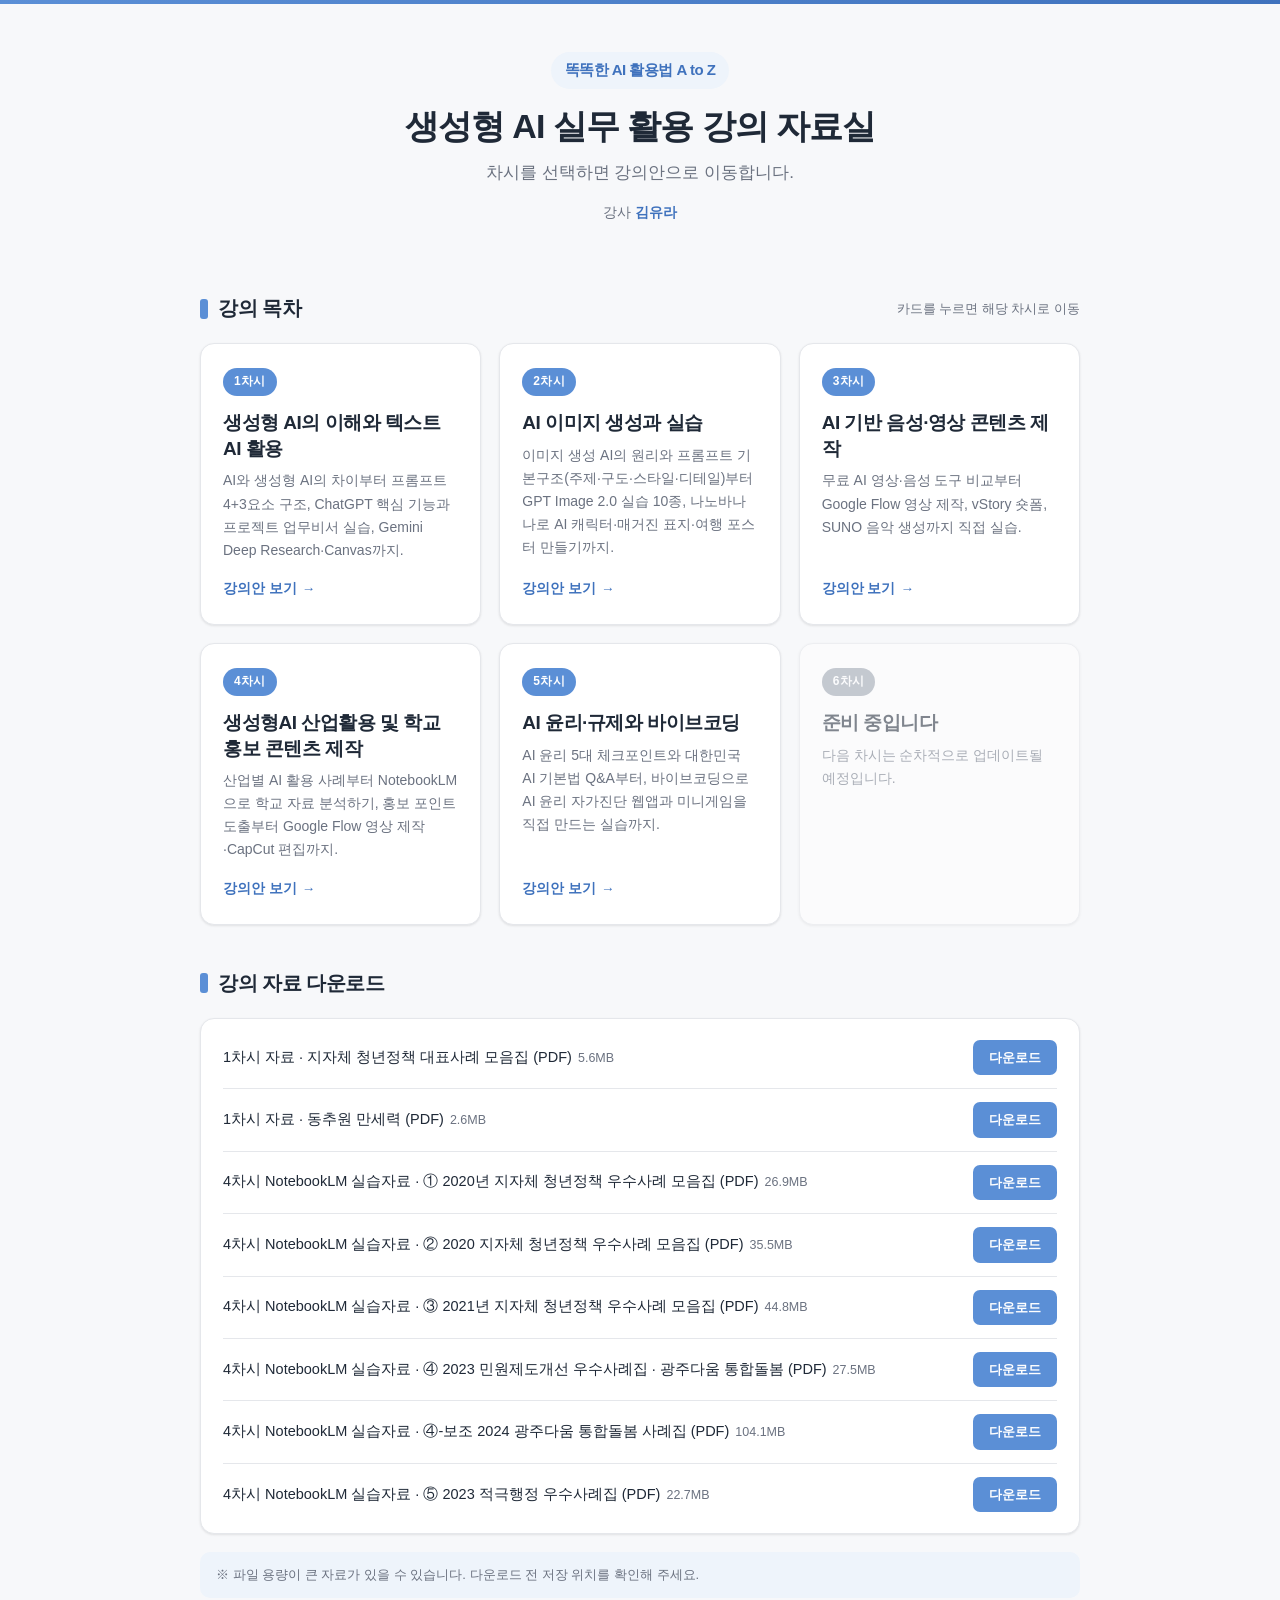
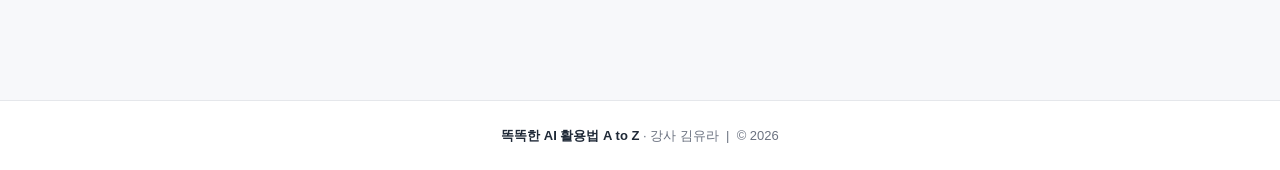
<file: index.html>
<!DOCTYPE html>
<html lang="ko">
<head>
<meta charset="UTF-8">
<meta name="viewport" content="width=device-width, initial-scale=1.0">
<title>똑똑한 AI 활용법 A to Z · 강의 자료실</title>
<link rel="stylesheet" href="style.css">
</head>
<body class="page-index">

<div class="statusbar"></div>

<header class="hero">
  <div class="wrap">
    <span class="logo"></span>
    <h1>생성형 AI 실무 활용 강의 자료실</h1>
    <p>차시를 선택하면 강의안으로 이동합니다.</p>
    <p class="meta"></p>
  </div>
</header>

<main>
  <div class="wrap">

    <section id="sessions">
      <div class="sec-title">
        <span class="dot"></span>
        <h2>강의 목차</h2>
        <span class="hint">카드를 누르면 해당 차시로 이동</span>
      </div>

      <!-- 차시 추가 방법: data.js의 SESSIONS 배열에 항목을 추가하면 이 카드 목록에 자동 반영됩니다. -->
      <div class="grid" id="session-grid"></div>
    </section>

    <section id="downloads">
      <div class="sec-title">
        <span class="dot"></span>
        <h2>강의 자료 다운로드</h2>
      </div>

      <div id="download-list"></div>

      <p class="notice">※ 파일 용량이 큰 자료가 있을 수 있습니다. 다운로드 전 저장 위치를 확인해 주세요.</p>
    </section>

  </div>
</main>

<footer id="site-footer"></footer>

<script src="data.js"></script>
<script src="app.js"></script>
<script>initIndexPage();</script>

</body>
</html>
</file>
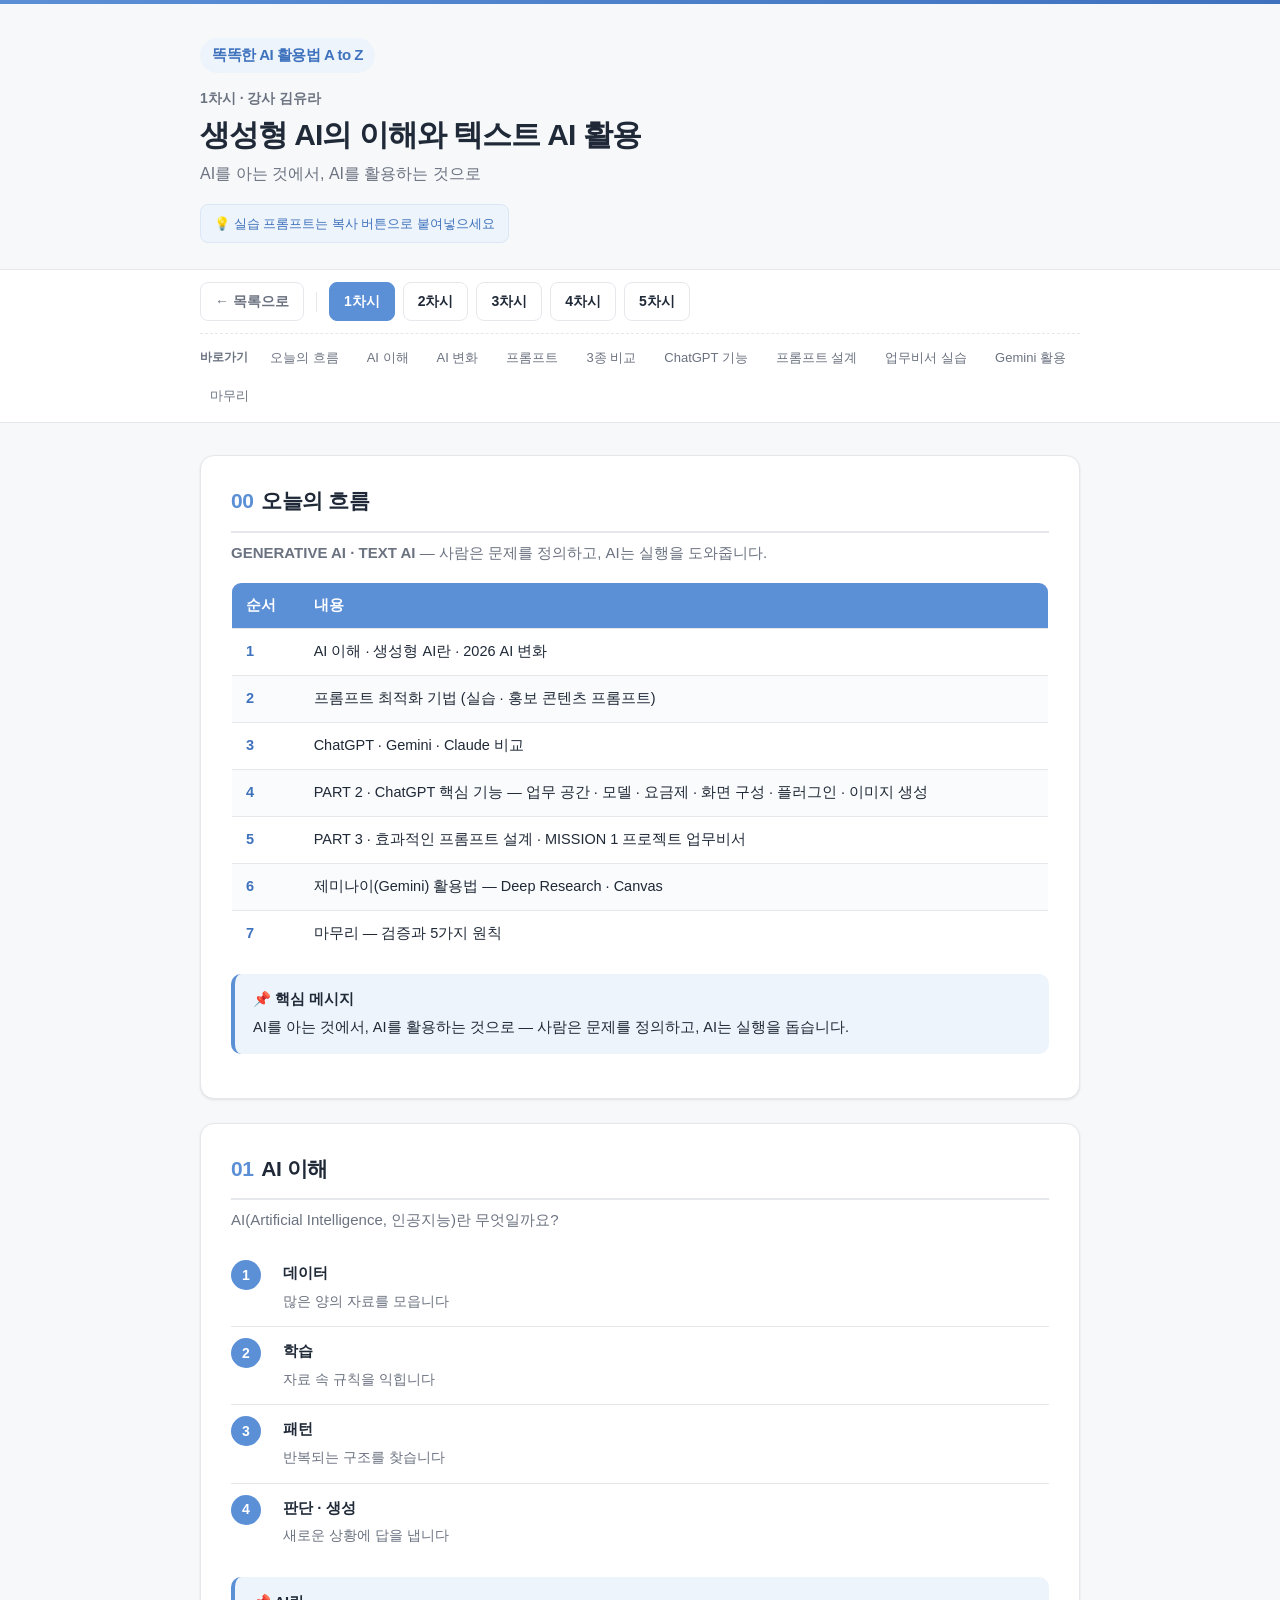
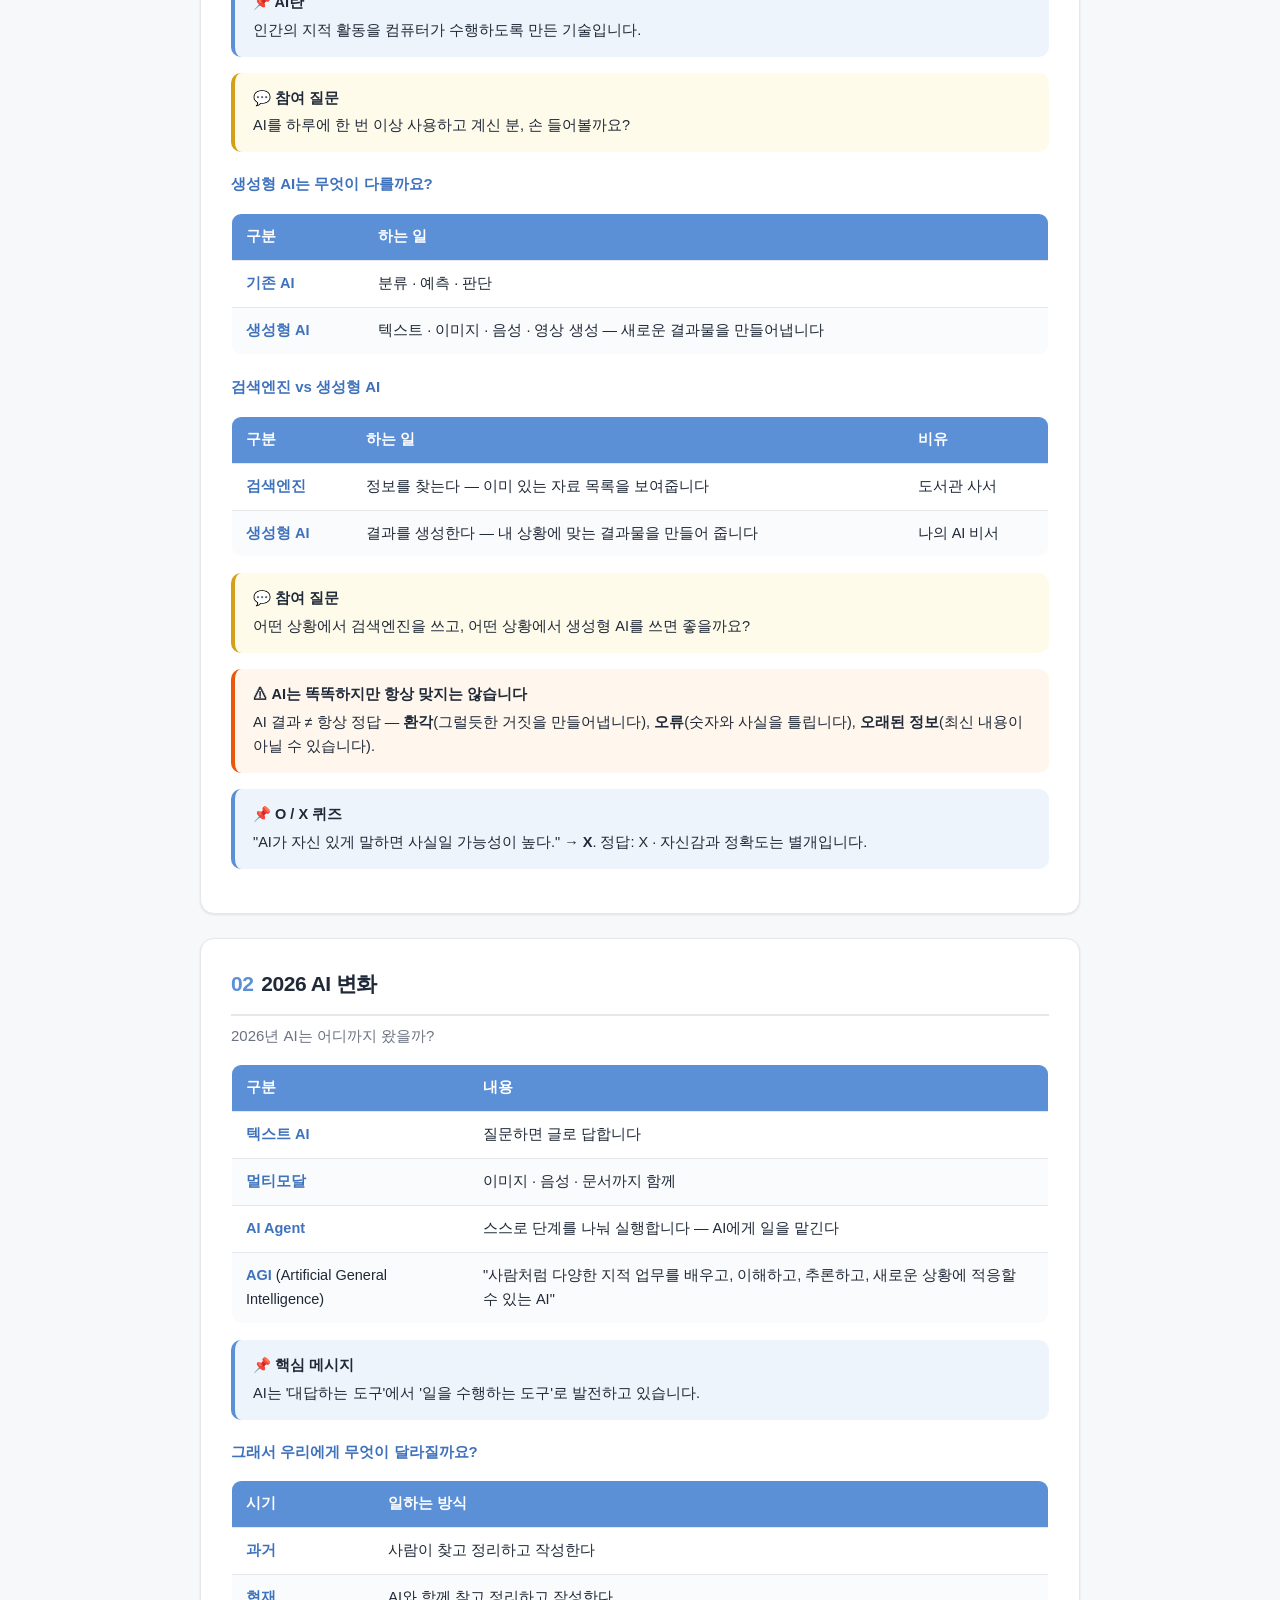
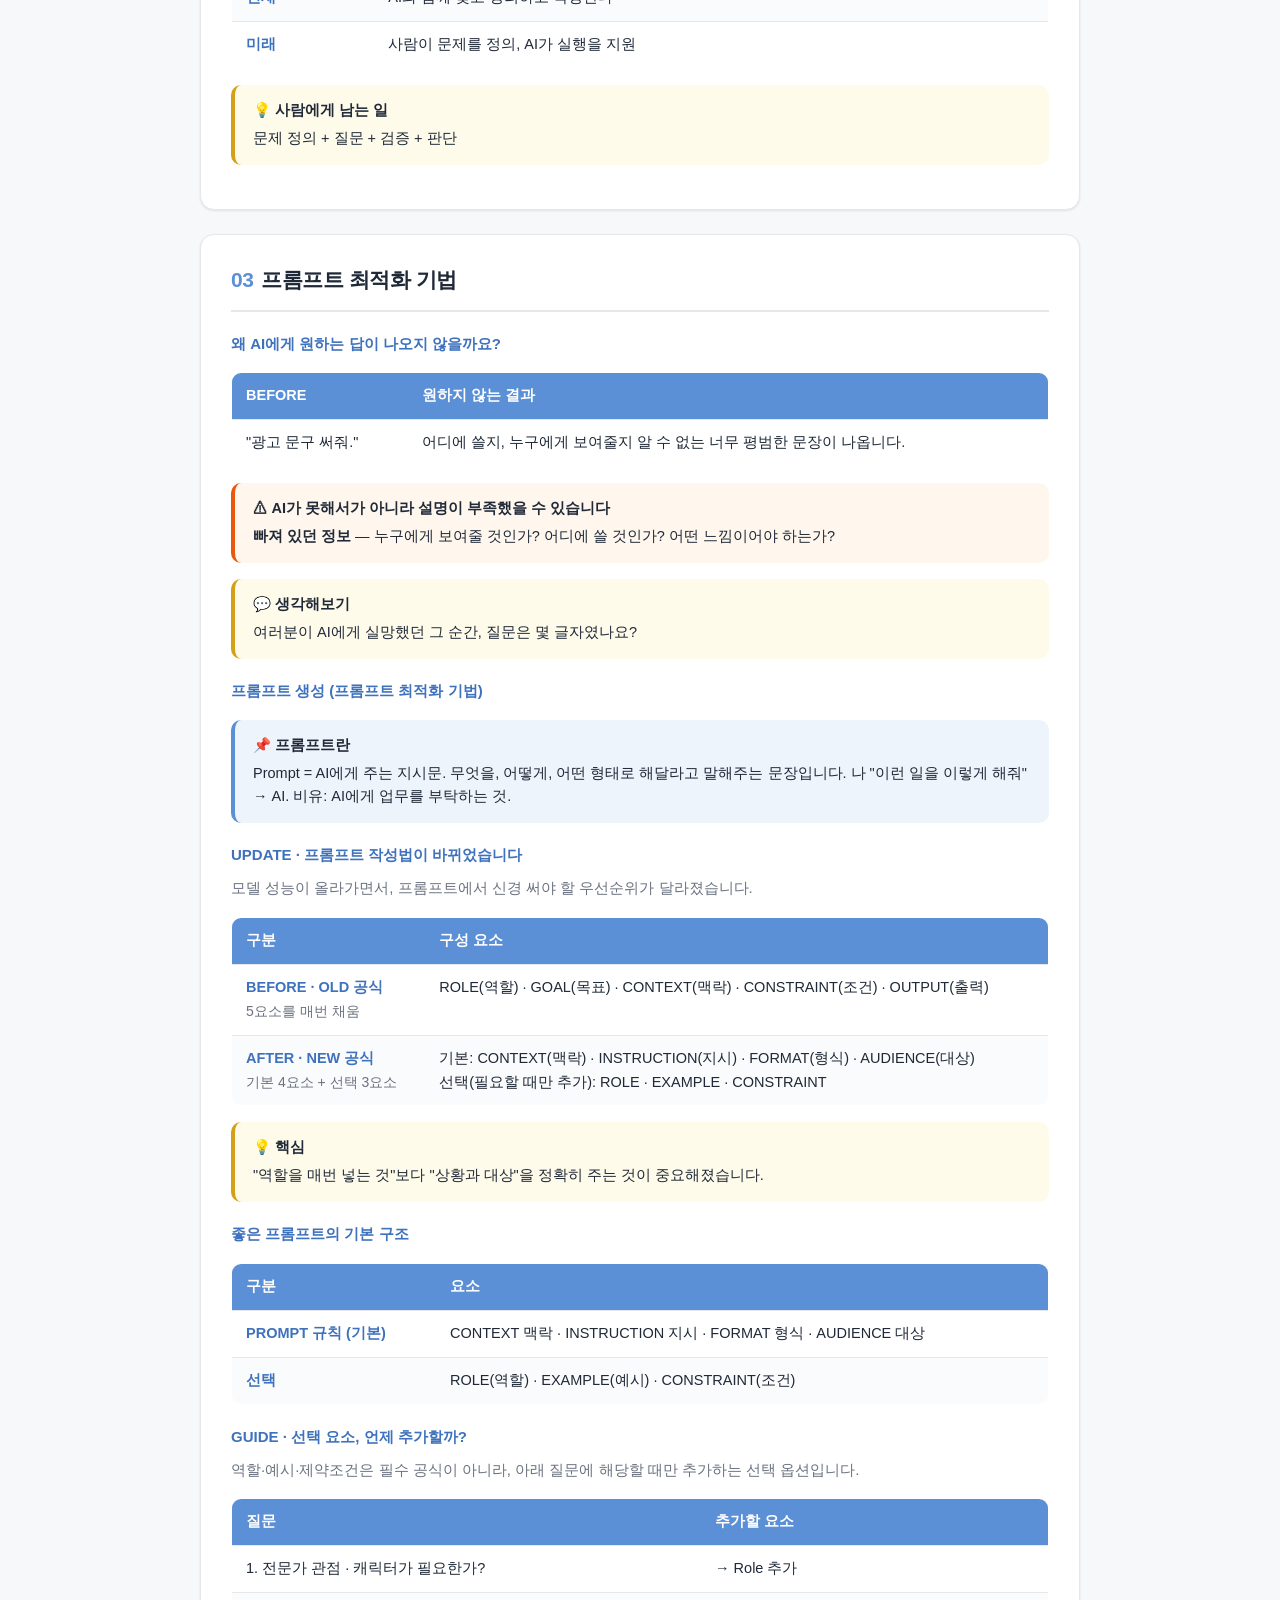
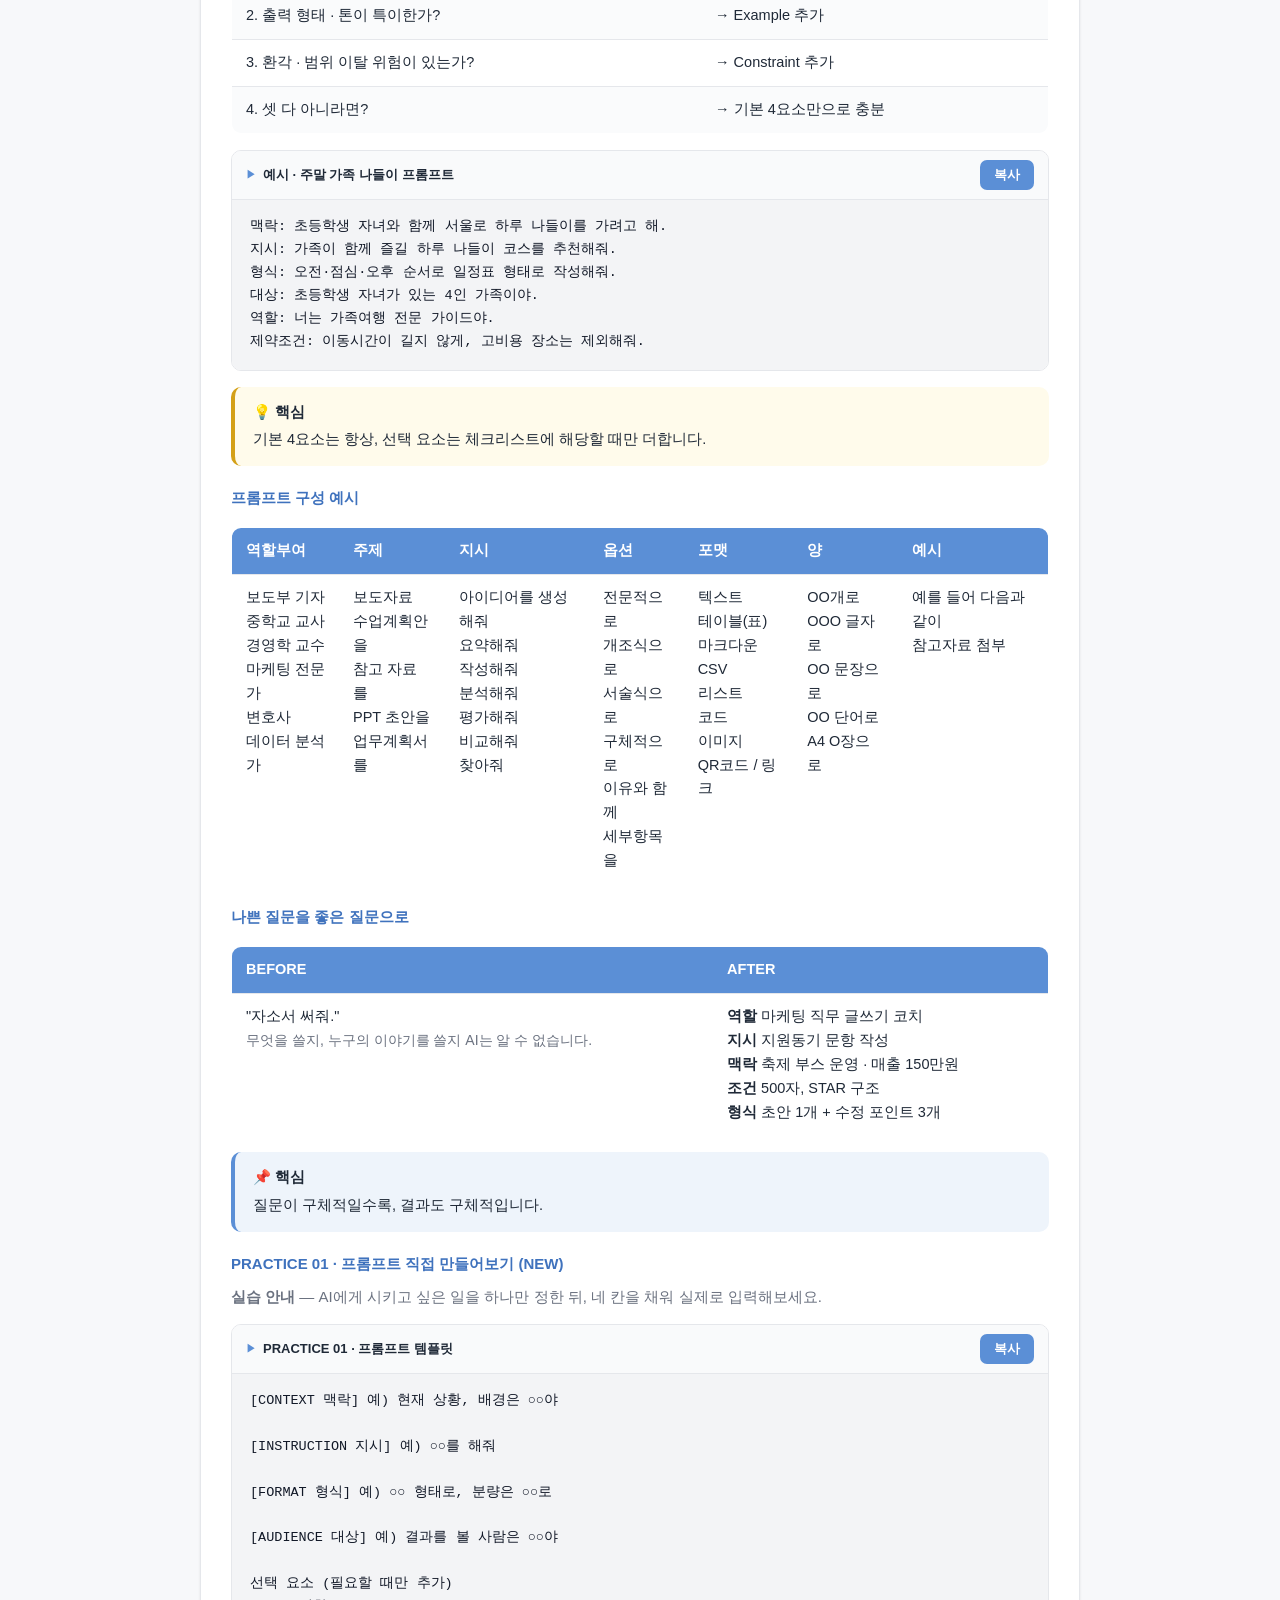
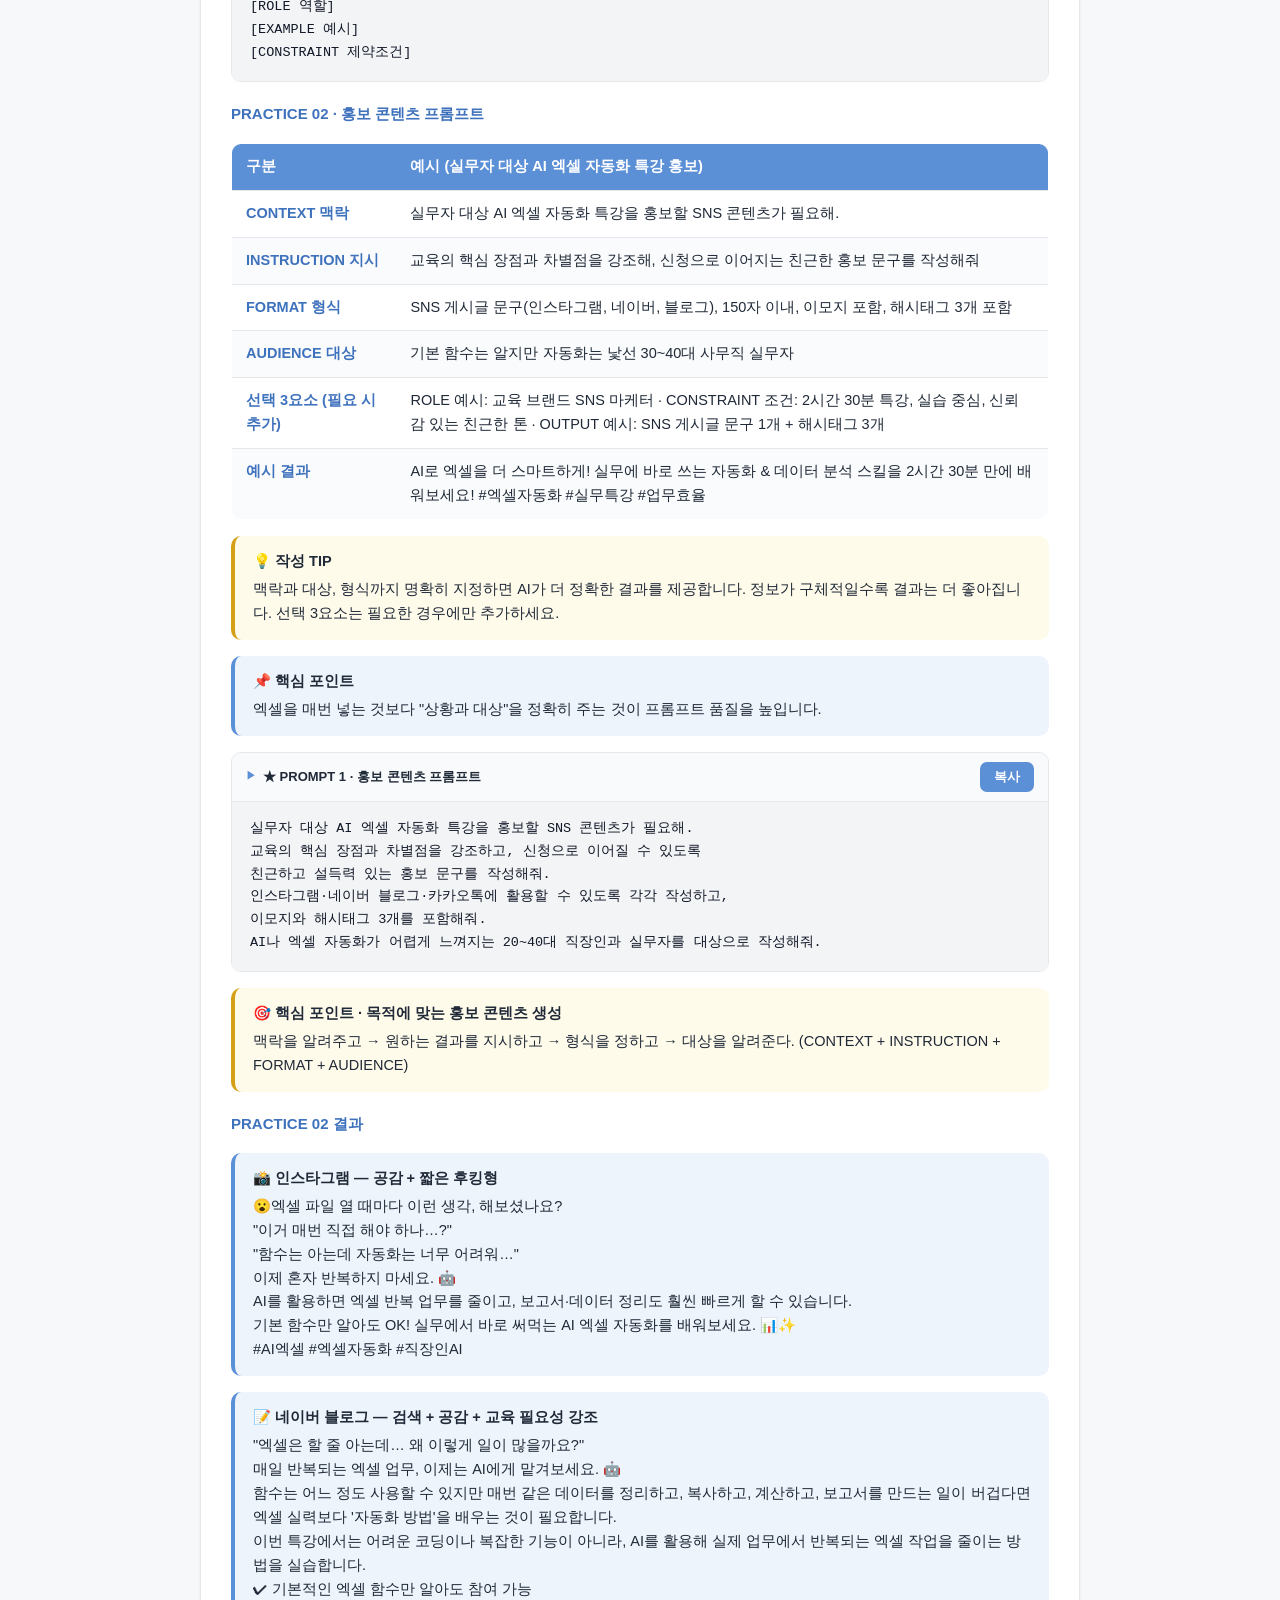
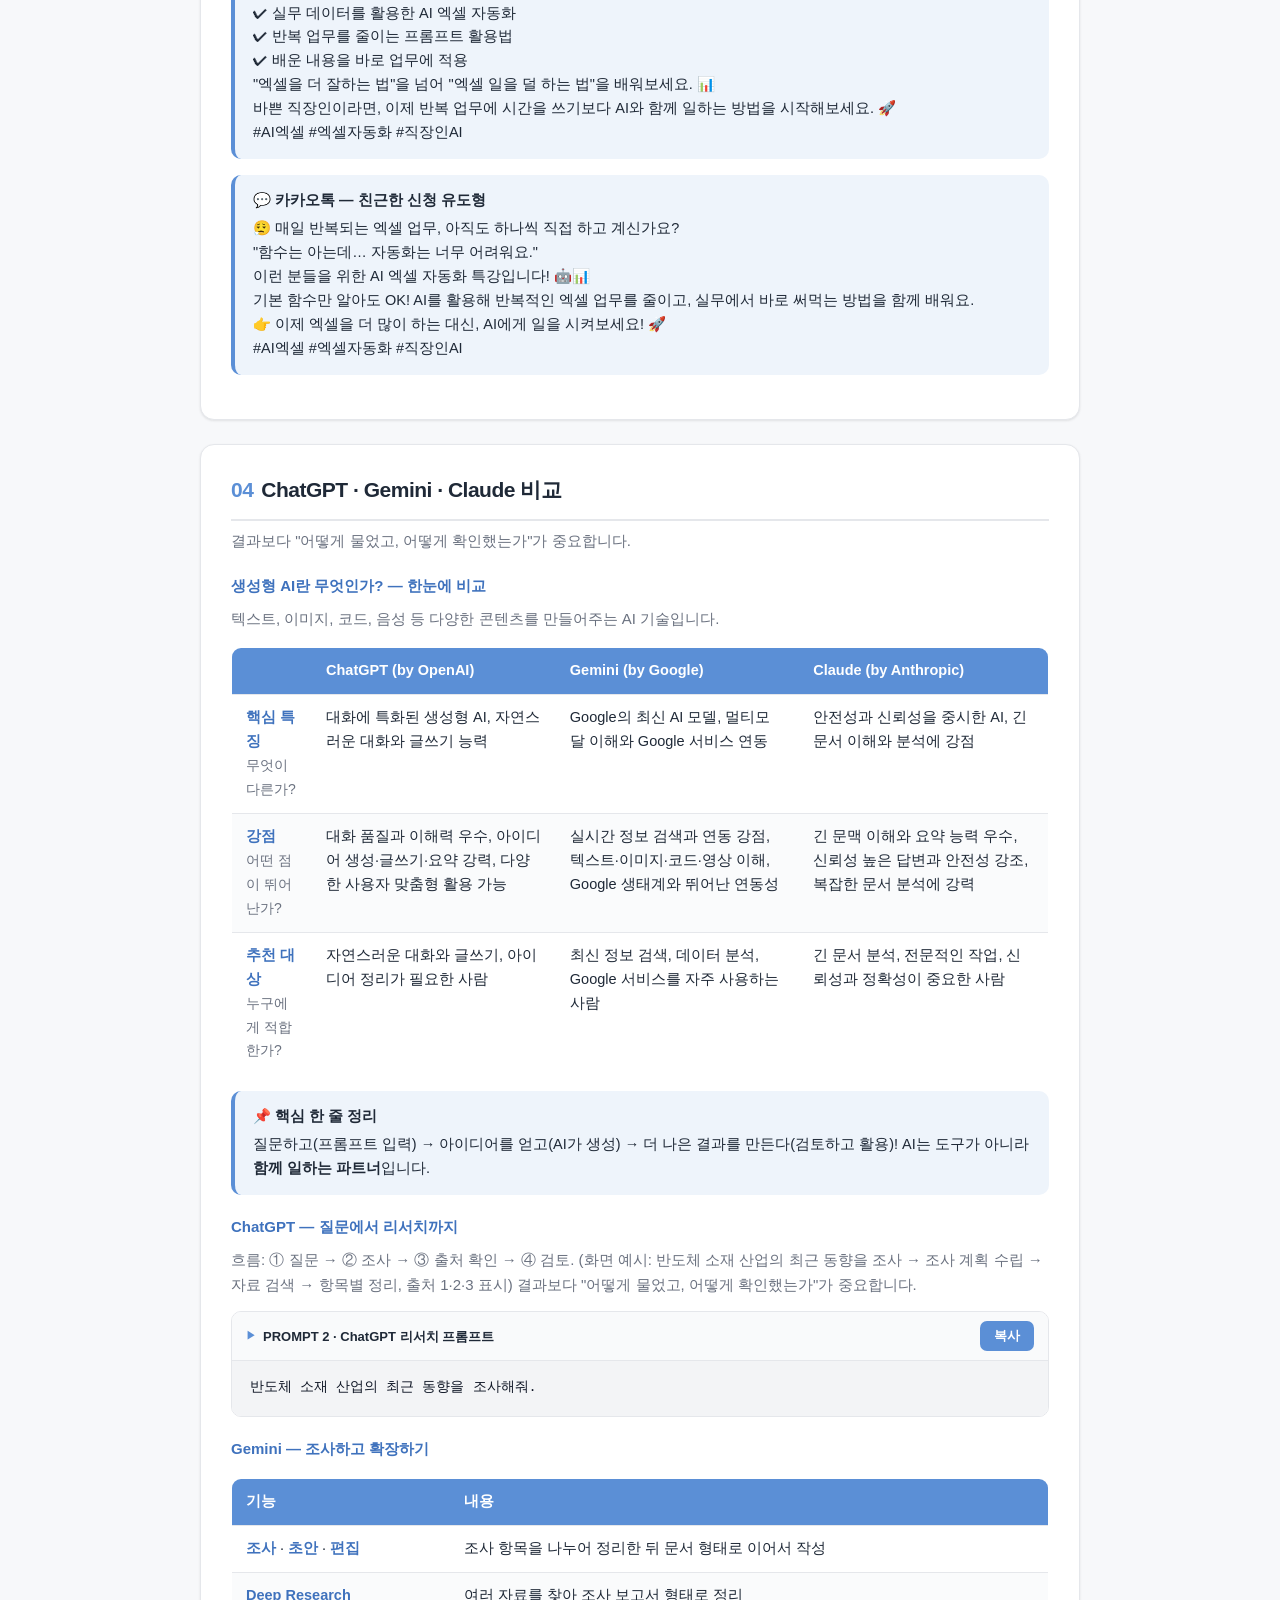
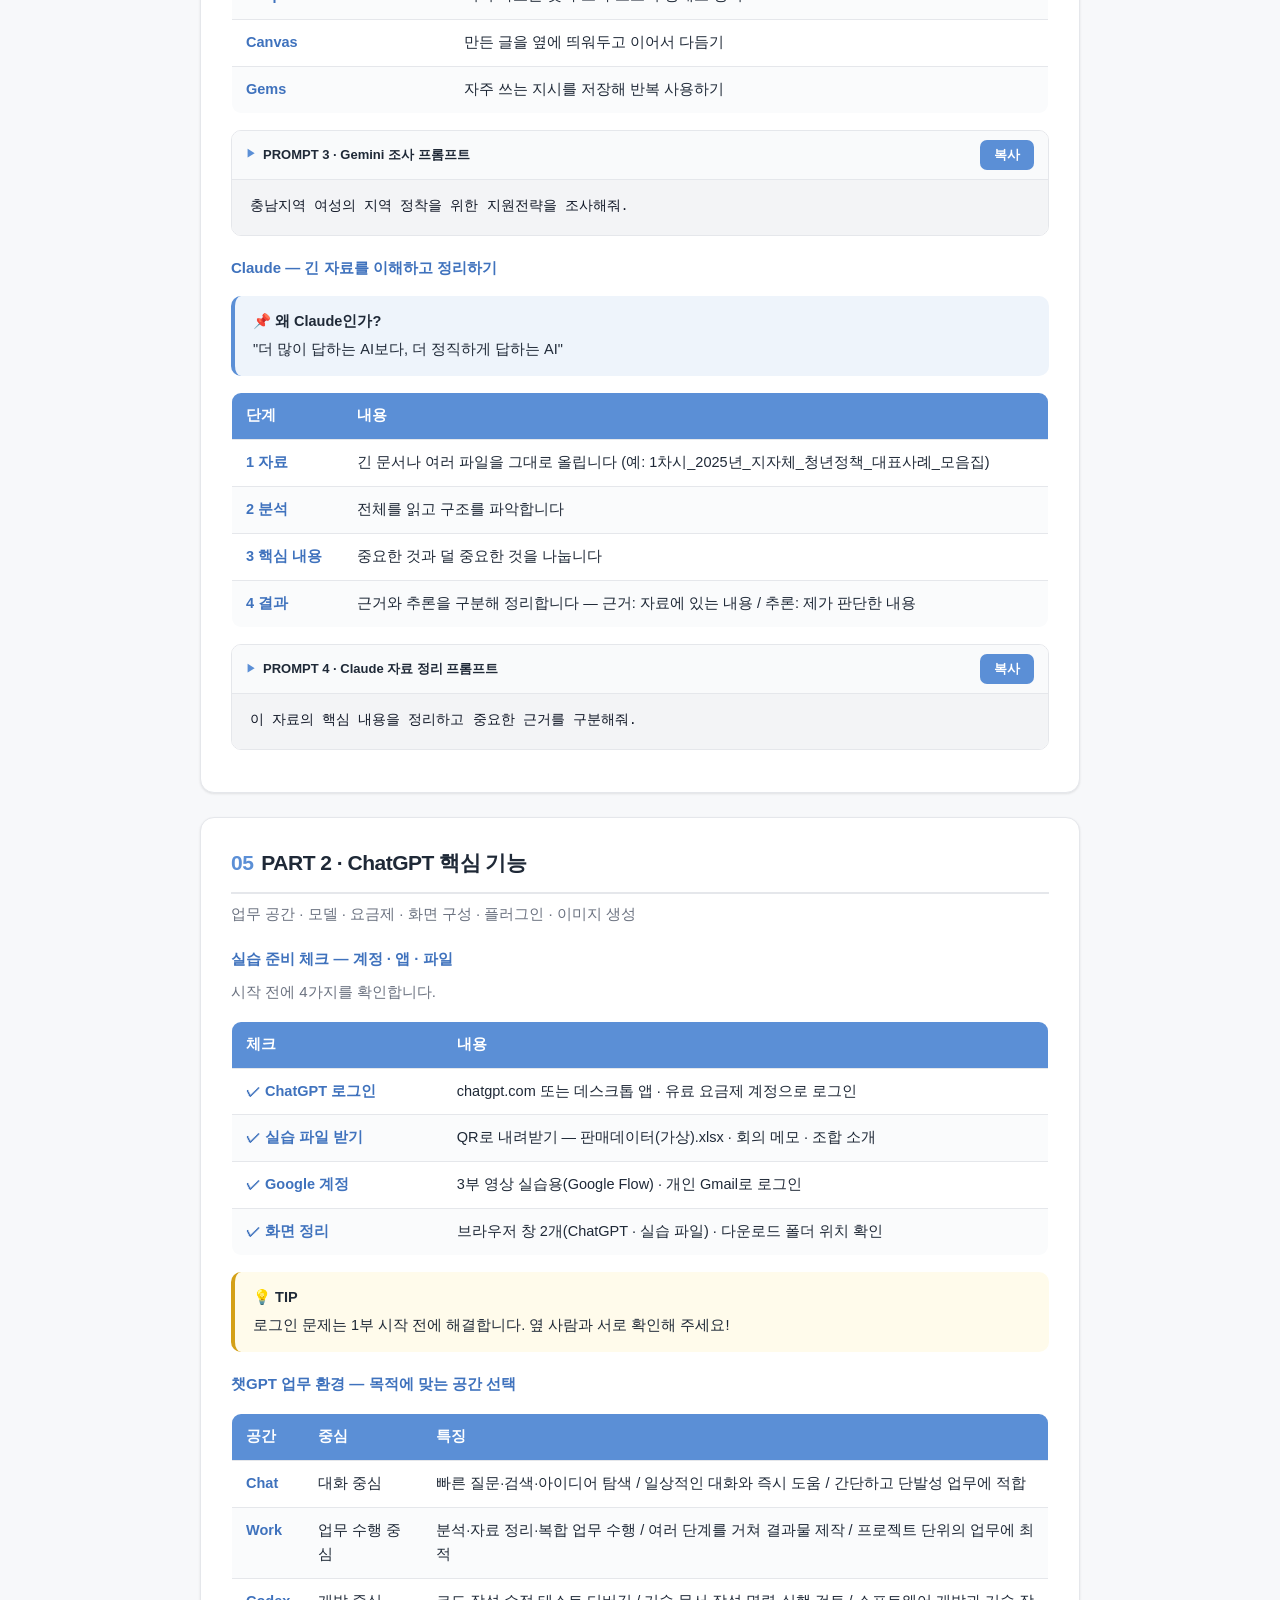
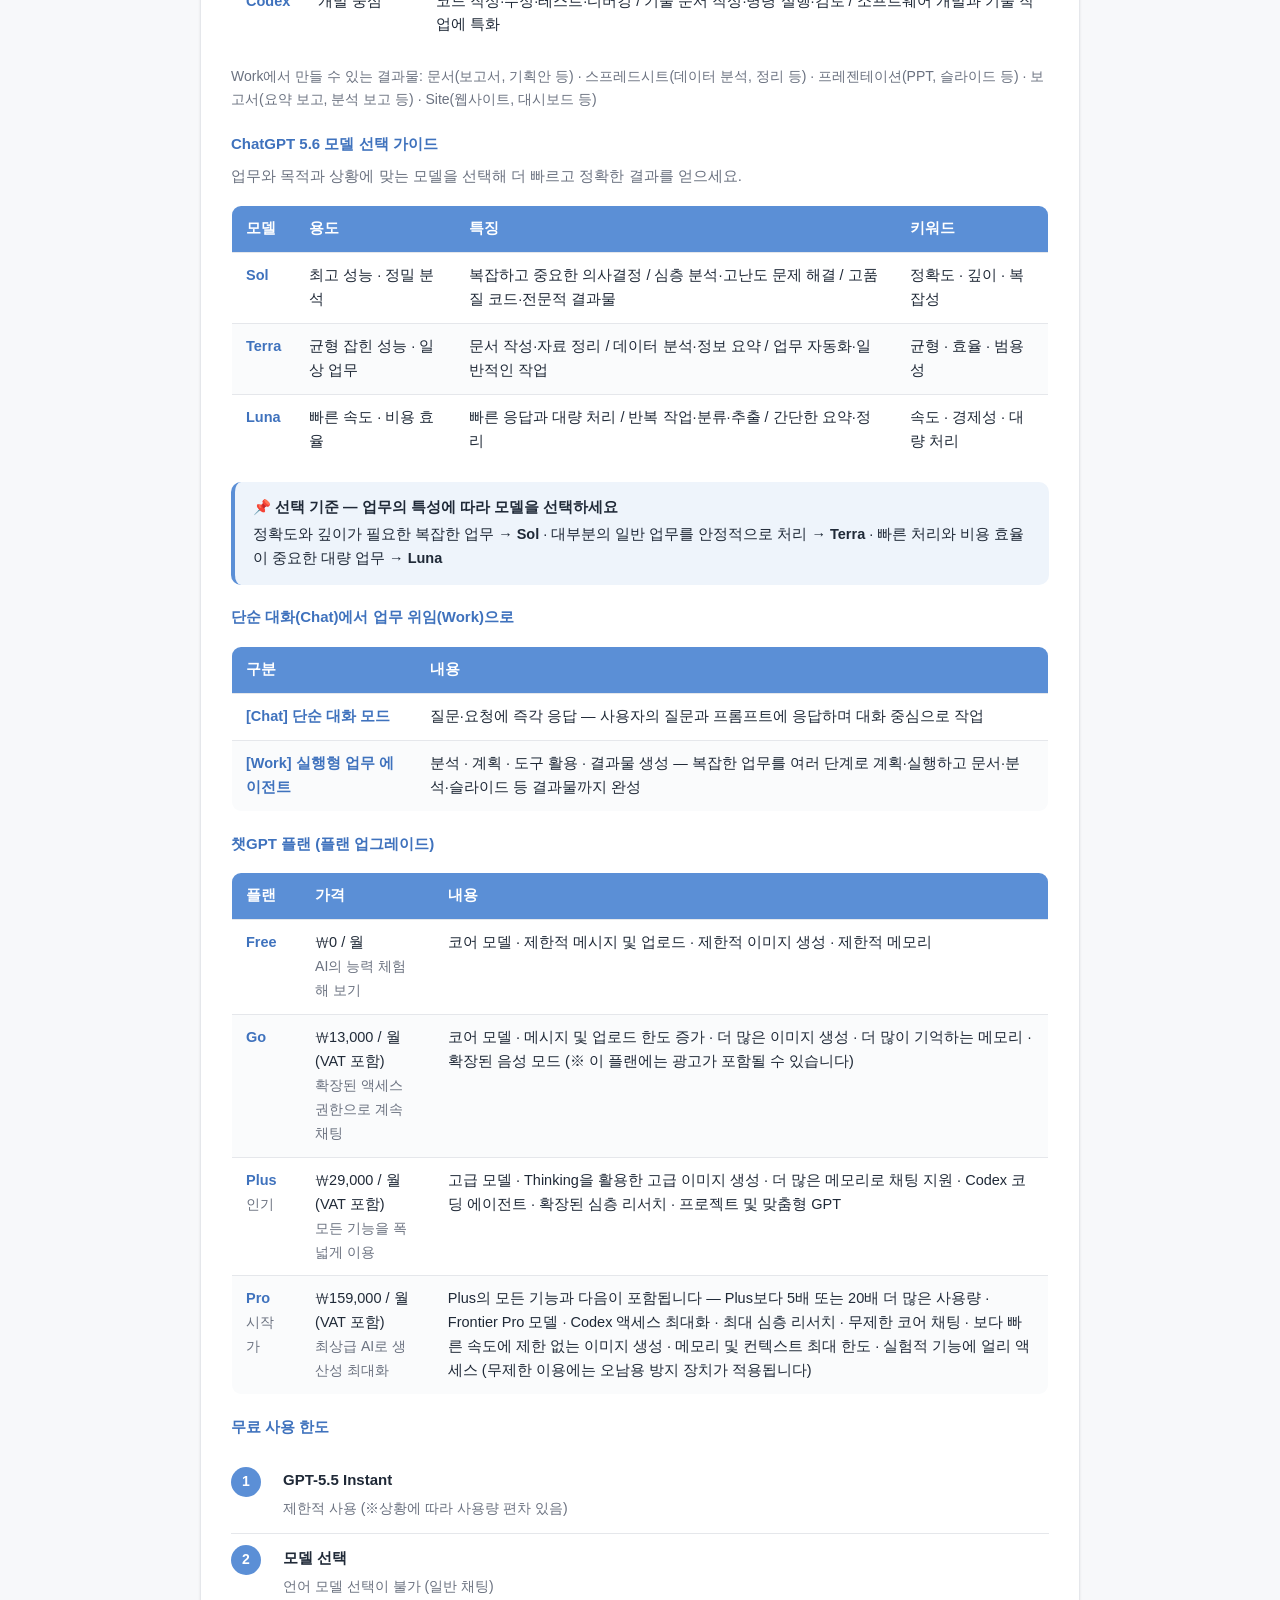
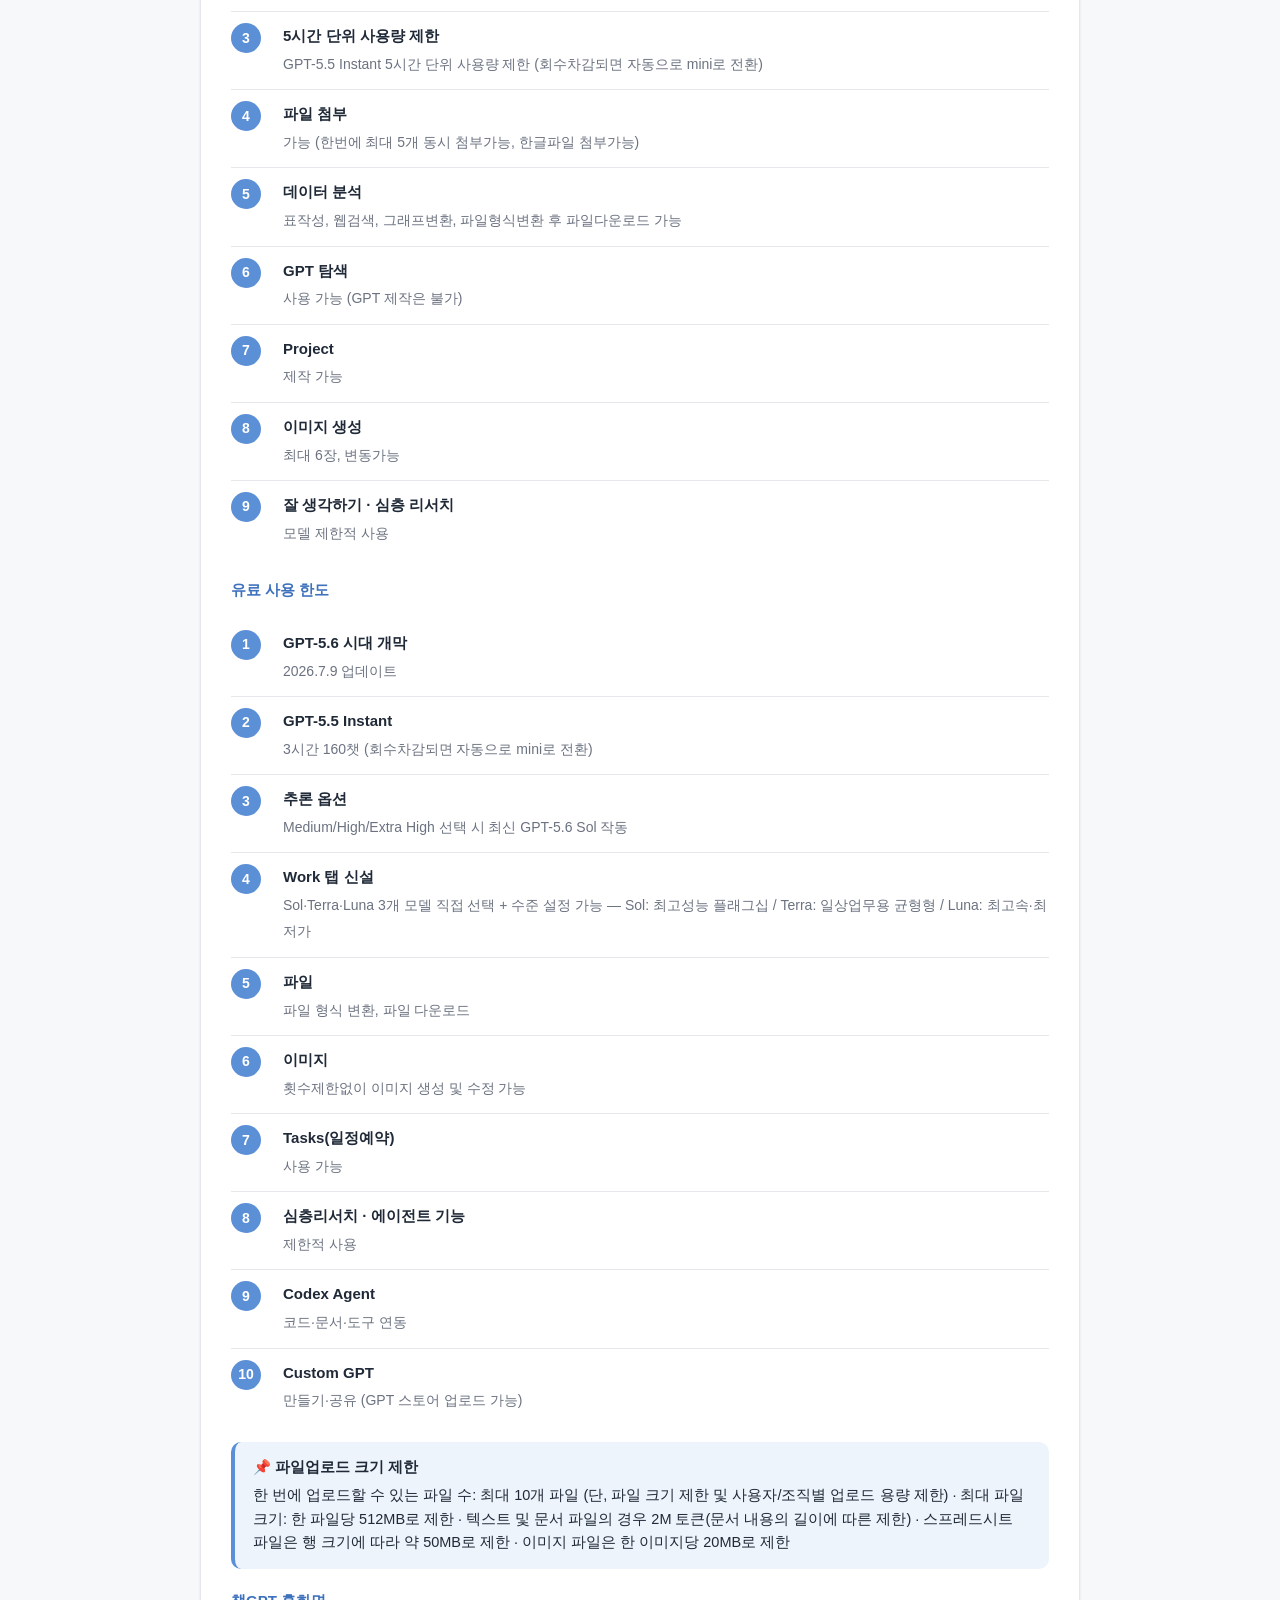
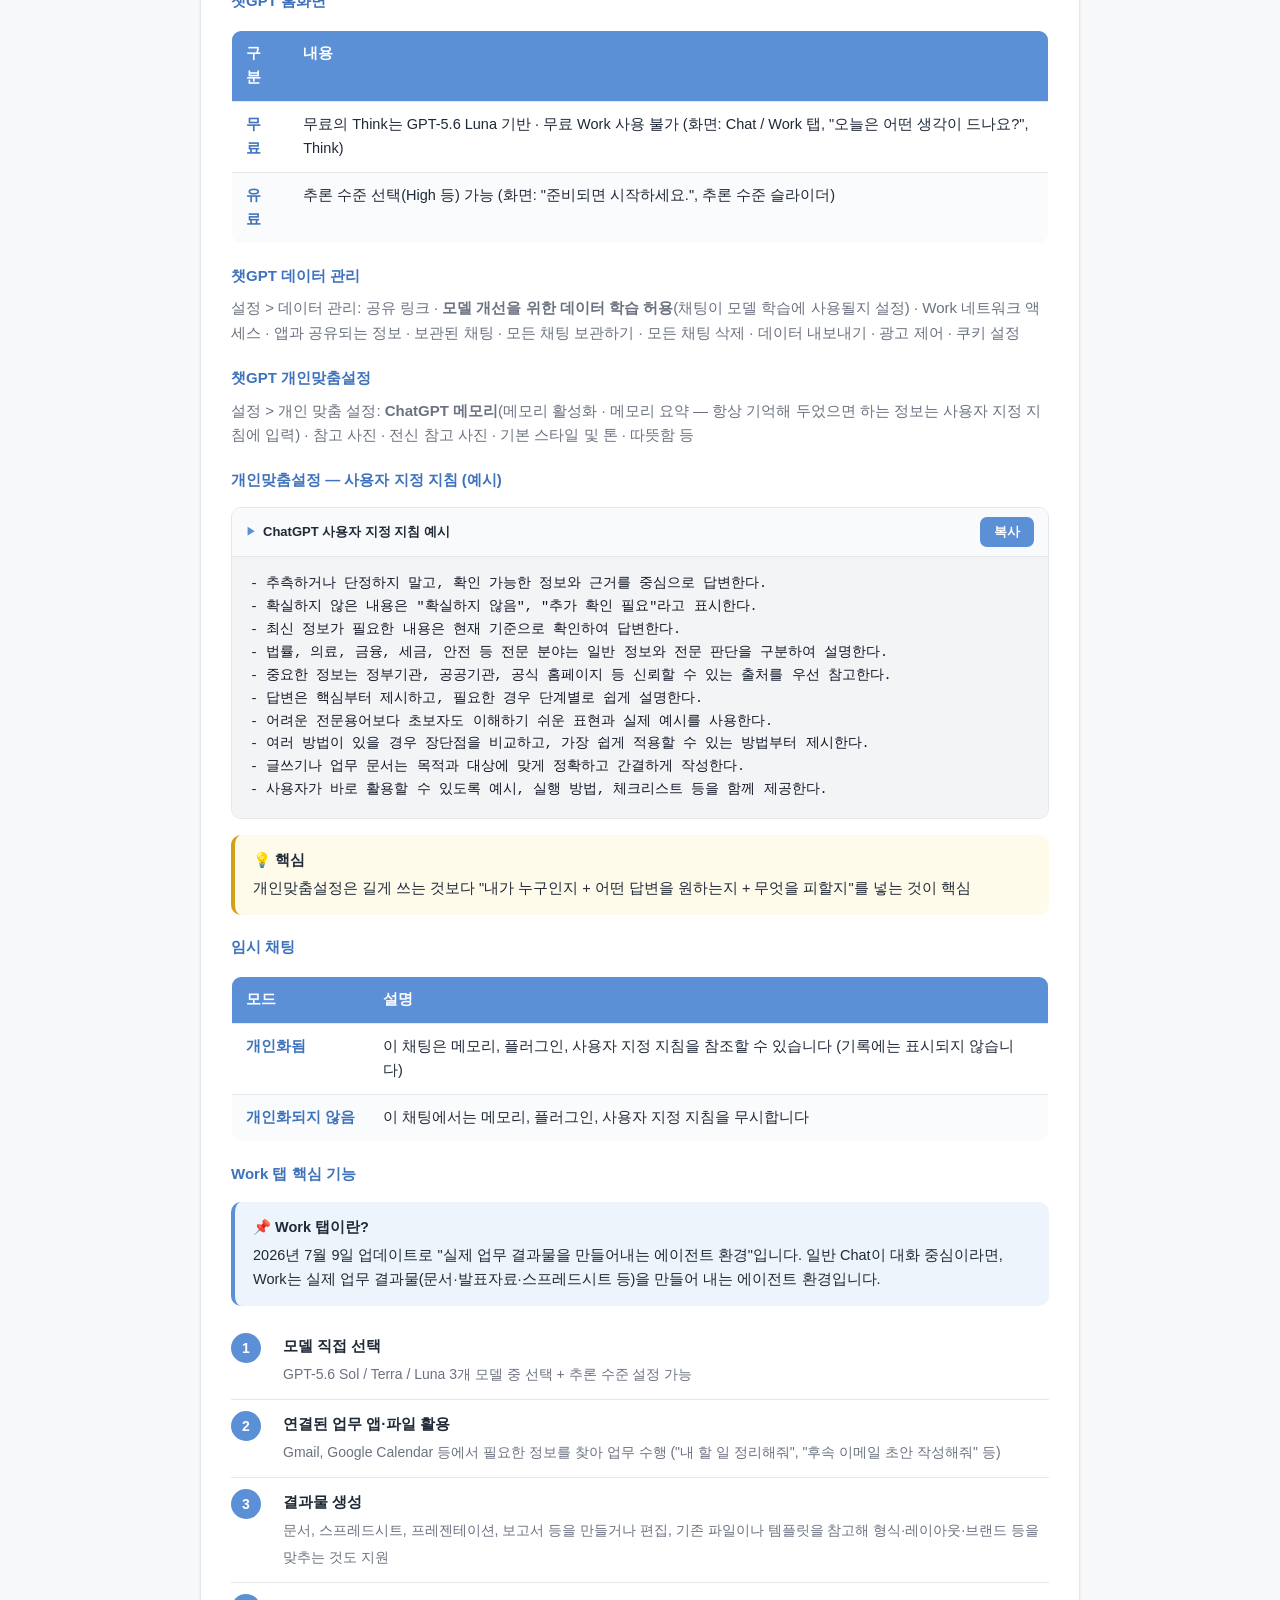
<file: session_1.html>
<!DOCTYPE html>
<html lang="ko">
<head>
<meta charset="UTF-8">
<meta name="viewport" content="width=device-width, initial-scale=1.0">
<title>1차시 · 생성형 AI의 이해와 텍스트 AI 활용 · 똑똑한 AI 활용법 A to Z</title>
<link rel="stylesheet" href="style.css">
</head>
<body class="page-session">

<div class="statusbar"></div>

<header class="header">
  <div class="wrap">
    <span class="logo"></span>
    <p class="eyebrow"></p>
    <h1>생성형 AI의 이해와 텍스트 AI 활용</h1>
    <p class="subtitle">AI를 아는 것에서, AI를 활용하는 것으로</p>
    <span class="guide">💡 실습 프롬프트는 복사 버튼으로 붙여넣으세요</span>
  </div>
</header>

<nav class="nav" id="site-nav"></nav>

<main>
  <div class="wrap">

    <section class="card" id="flow">
      <h2><span class="num">00</span>오늘의 흐름</h2>
      <p class="lead"><b>GENERATIVE AI · TEXT AI</b> — 사람은 문제를 정의하고, AI는 실행을 도와줍니다.</p>

      <table class="table">
        <thead><tr><th>순서</th><th>내용</th></tr></thead>
        <tbody>
          <tr><td><strong>1</strong></td><td>AI 이해 · 생성형 AI란 · 2026 AI 변화</td></tr>
          <tr><td><strong>2</strong></td><td>프롬프트 최적화 기법 (실습 · 홍보 콘텐츠 프롬프트)</td></tr>
          <tr><td><strong>3</strong></td><td>ChatGPT · Gemini · Claude 비교</td></tr>
          <tr><td><strong>4</strong></td><td>PART 2 · ChatGPT 핵심 기능 — 업무 공간 · 모델 · 요금제 · 화면 구성 · 플러그인 · 이미지 생성</td></tr>
          <tr><td><strong>5</strong></td><td>PART 3 · 효과적인 프롬프트 설계 · MISSION 1 프로젝트 업무비서</td></tr>
          <tr><td><strong>6</strong></td><td>제미나이(Gemini) 활용법 — Deep Research · Canvas</td></tr>
          <tr><td><strong>7</strong></td><td>마무리 — 검증과 5가지 원칙</td></tr>
        </tbody>
      </table>

      <div class="box note">
        <span class="box-title">📌 핵심 메시지</span>
        AI를 아는 것에서, AI를 활용하는 것으로 — 사람은 문제를 정의하고, AI는 실행을 돕습니다.
      </div>
    </section>

    <section class="card" id="ai">
      <h2><span class="num">01</span>AI 이해</h2>
      <p class="lead">AI(Artificial Intelligence, 인공지능)란 무엇일까요?</p>

      <ol class="steps">
        <li><b>데이터</b><span>많은 양의 자료를 모읍니다</span></li>
        <li><b>학습</b><span>자료 속 규칙을 익힙니다</span></li>
        <li><b>패턴</b><span>반복되는 구조를 찾습니다</span></li>
        <li><b>판단 · 생성</b><span>새로운 상황에 답을 냅니다</span></li>
      </ol>

      <div class="box note">
        <span class="box-title">📌 AI란</span>
        인간의 지적 활동을 컴퓨터가 수행하도록 만든 기술입니다.
      </div>
      <div class="box tip">
        <span class="box-title">💬 참여 질문</span>
        AI를 하루에 한 번 이상 사용하고 계신 분, 손 들어볼까요?
      </div>

      <h3>생성형 AI는 무엇이 다를까요?</h3>
      <table class="table">
        <thead><tr><th>구분</th><th>하는 일</th></tr></thead>
        <tbody>
          <tr><td><strong>기존 AI</strong></td><td>분류 · 예측 · 판단</td></tr>
          <tr><td><strong>생성형 AI</strong></td><td>텍스트 · 이미지 · 음성 · 영상 생성 — 새로운 결과물을 만들어냅니다</td></tr>
        </tbody>
      </table>

      <h3>검색엔진 vs 생성형 AI</h3>
      <table class="table">
        <thead><tr><th>구분</th><th>하는 일</th><th>비유</th></tr></thead>
        <tbody>
          <tr><td><strong>검색엔진</strong></td><td>정보를 찾는다 — 이미 있는 자료 목록을 보여줍니다</td><td>도서관 사서</td></tr>
          <tr><td><strong>생성형 AI</strong></td><td>결과를 생성한다 — 내 상황에 맞는 결과물을 만들어 줍니다</td><td>나의 AI 비서</td></tr>
        </tbody>
      </table>
      <div class="box tip">
        <span class="box-title">💬 참여 질문</span>
        어떤 상황에서 검색엔진을 쓰고, 어떤 상황에서 생성형 AI를 쓰면 좋을까요?
      </div>

      <div class="box warn">
        <span class="box-title">⚠ AI는 똑똑하지만 항상 맞지는 않습니다</span>
        AI 결과 ≠ 항상 정답 — <b>환각</b>(그럴듯한 거짓을 만들어냅니다), <b>오류</b>(숫자와 사실을 틀립니다), <b>오래된 정보</b>(최신 내용이 아닐 수 있습니다).
      </div>
      <div class="box note">
        <span class="box-title">📌 O / X 퀴즈</span>
        "AI가 자신 있게 말하면 사실일 가능성이 높다." → <b>X</b>. 정답: X · 자신감과 정확도는 별개입니다.
      </div>
    </section>

    <section class="card" id="trend">
      <h2><span class="num">02</span>2026 AI 변화</h2>
      <p class="lead">2026년 AI는 어디까지 왔을까?</p>

      <table class="table">
        <thead><tr><th>구분</th><th>내용</th></tr></thead>
        <tbody>
          <tr><td><strong>텍스트 AI</strong></td><td>질문하면 글로 답합니다</td></tr>
          <tr><td><strong>멀티모달</strong></td><td>이미지 · 음성 · 문서까지 함께</td></tr>
          <tr><td><strong>AI Agent</strong></td><td>스스로 단계를 나눠 실행합니다 — AI에게 일을 맡긴다</td></tr>
          <tr><td><strong>AGI</strong> (Artificial General Intelligence)</td><td>"사람처럼 다양한 지적 업무를 배우고, 이해하고, 추론하고, 새로운 상황에 적응할 수 있는 AI"</td></tr>
        </tbody>
      </table>

      <div class="box note">
        <span class="box-title">📌 핵심 메시지</span>
        AI는 '대답하는 도구'에서 '일을 수행하는 도구'로 발전하고 있습니다.
      </div>

      <h3>그래서 우리에게 무엇이 달라질까요?</h3>
      <table class="table">
        <thead><tr><th>시기</th><th>일하는 방식</th></tr></thead>
        <tbody>
          <tr><td><strong>과거</strong></td><td>사람이 찾고 정리하고 작성한다</td></tr>
          <tr><td><strong>현재</strong></td><td>AI와 함께 찾고 정리하고 작성한다</td></tr>
          <tr><td><strong>미래</strong></td><td>사람이 문제를 정의, AI가 실행을 지원</td></tr>
        </tbody>
      </table>

      <div class="box tip">
        <span class="box-title">💡 사람에게 남는 일</span>
        문제 정의 + 질문 + 검증 + 판단
      </div>
    </section>

    <section class="card" id="prompt">
      <h2><span class="num">03</span>프롬프트 최적화 기법</h2>

      <h3>왜 AI에게 원하는 답이 나오지 않을까요?</h3>
      <table class="table">
        <thead><tr><th>BEFORE</th><th>원하지 않는 결과</th></tr></thead>
        <tbody>
          <tr><td>"광고 문구 써줘."</td><td>어디에 쓸지, 누구에게 보여줄지 알 수 없는 너무 평범한 문장이 나옵니다.</td></tr>
        </tbody>
      </table>
      <div class="box warn">
        <span class="box-title">⚠ AI가 못해서가 아니라 설명이 부족했을 수 있습니다</span>
        <b>빠져 있던 정보</b> — 누구에게 보여줄 것인가? 어디에 쓸 것인가? 어떤 느낌이어야 하는가?
      </div>
      <div class="box tip">
        <span class="box-title">💬 생각해보기</span>
        여러분이 AI에게 실망했던 그 순간, 질문은 몇 글자였나요?
      </div>

      <h3>프롬프트 생성 (프롬프트 최적화 기법)</h3>
      <div class="box note">
        <span class="box-title">📌 프롬프트란</span>
        Prompt = AI에게 주는 지시문. 무엇을, 어떻게, 어떤 형태로 해달라고 말해주는 문장입니다. 나 "이런 일을 이렇게 해줘" → AI. 비유: AI에게 업무를 부탁하는 것.
      </div>

      <h3>UPDATE · 프롬프트 작성법이 바뀌었습니다</h3>
      <p class="lead">모델 성능이 올라가면서, 프롬프트에서 신경 써야 할 우선순위가 달라졌습니다.</p>
      <table class="table">
        <thead><tr><th>구분</th><th>구성 요소</th></tr></thead>
        <tbody>
          <tr><td><strong>BEFORE · OLD 공식</strong><br><span class="muted">5요소를 매번 채움</span></td><td>ROLE(역할) · GOAL(목표) · CONTEXT(맥락) · CONSTRAINT(조건) · OUTPUT(출력)</td></tr>
          <tr><td><strong>AFTER · NEW 공식</strong><br><span class="muted">기본 4요소 + 선택 3요소</span></td><td>기본: CONTEXT(맥락) · INSTRUCTION(지시) · FORMAT(형식) · AUDIENCE(대상)<br>선택(필요할 때만 추가): ROLE · EXAMPLE · CONSTRAINT</td></tr>
        </tbody>
      </table>
      <div class="box tip">
        <span class="box-title">💡 핵심</span>
        "역할을 매번 넣는 것"보다 "상황과 대상"을 정확히 주는 것이 중요해졌습니다.
      </div>

      <h3>좋은 프롬프트의 기본 구조</h3>
      <table class="table">
        <thead><tr><th>구분</th><th>요소</th></tr></thead>
        <tbody>
          <tr><td><strong>PROMPT 규칙 (기본)</strong></td><td>CONTEXT 맥락 · INSTRUCTION 지시 · FORMAT 형식 · AUDIENCE 대상</td></tr>
          <tr><td><strong>선택</strong></td><td>ROLE(역할) · EXAMPLE(예시) · CONSTRAINT(조건)</td></tr>
        </tbody>
      </table>

      <h3>GUIDE · 선택 요소, 언제 추가할까?</h3>
      <p class="lead">역할·예시·제약조건은 필수 공식이 아니라, 아래 질문에 해당할 때만 추가하는 선택 옵션입니다.</p>
      <table class="table">
        <thead><tr><th>질문</th><th>추가할 요소</th></tr></thead>
        <tbody>
          <tr><td>1. 전문가 관점 · 캐릭터가 필요한가?</td><td>→ Role 추가</td></tr>
          <tr><td>2. 출력 형태 · 톤이 특이한가?</td><td>→ Example 추가</td></tr>
          <tr><td>3. 환각 · 범위 이탈 위험이 있는가?</td><td>→ Constraint 추가</td></tr>
          <tr><td>4. 셋 다 아니라면?</td><td>→ 기본 4요소만으로 충분</td></tr>
        </tbody>
      </table>
      <div class="prompt">
        <div class="prompt-head"><span class="label">예시 · 주말 가족 나들이 프롬프트</span><button class="copy-btn" onclick="copyPrompt(this)">복사</button></div>
        <pre>맥락: 초등학생 자녀와 함께 서울로 하루 나들이를 가려고 해.
지시: 가족이 함께 즐길 하루 나들이 코스를 추천해줘.
형식: 오전·점심·오후 순서로 일정표 형태로 작성해줘.
대상: 초등학생 자녀가 있는 4인 가족이야.
역할: 너는 가족여행 전문 가이드야.
제약조건: 이동시간이 길지 않게, 고비용 장소는 제외해줘.</pre>
      </div>
      <div class="box tip">
        <span class="box-title">💡 핵심</span>
        기본 4요소는 항상, 선택 요소는 체크리스트에 해당할 때만 더합니다.
      </div>

      <h3>프롬프트 구성 예시</h3>
      <table class="table">
        <thead><tr><th>역할부여</th><th>주제</th><th>지시</th><th>옵션</th><th>포맷</th><th>양</th><th>예시</th></tr></thead>
        <tbody>
          <tr>
            <td>보도부 기자<br>중학교 교사<br>경영학 교수<br>마케팅 전문가<br>변호사<br>데이터 분석가</td>
            <td>보도자료<br>수업계획안을<br>참고 자료를<br>PPT 초안을<br>업무계획서를</td>
            <td>아이디어를 생성해줘<br>요약해줘<br>작성해줘<br>분석해줘<br>평가해줘<br>비교해줘<br>찾아줘</td>
            <td>전문적으로<br>개조식으로<br>서술식으로<br>구체적으로<br>이유와 함께<br>세부항목을</td>
            <td>텍스트<br>테이블(표)<br>마크다운<br>CSV<br>리스트<br>코드<br>이미지<br>QR코드 / 링크</td>
            <td>OO개로<br>OOO 글자로<br>OO 문장으로<br>OO 단어로<br>A4 O장으로</td>
            <td>예를 들어 다음과 같이<br>참고자료 첨부</td>
          </tr>
        </tbody>
      </table>

      <h3>나쁜 질문을 좋은 질문으로</h3>
      <table class="table">
        <thead><tr><th>BEFORE</th><th>AFTER</th></tr></thead>
        <tbody>
          <tr>
            <td>"자소서 써줘."<br><span class="muted">무엇을 쓸지, 누구의 이야기를 쓸지 AI는 알 수 없습니다.</span></td>
            <td><b>역할</b> 마케팅 직무 글쓰기 코치<br><b>지시</b> 지원동기 문항 작성<br><b>맥락</b> 축제 부스 운영 · 매출 150만원<br><b>조건</b> 500자, STAR 구조<br><b>형식</b> 초안 1개 + 수정 포인트 3개</td>
          </tr>
        </tbody>
      </table>
      <div class="box note">
        <span class="box-title">📌 핵심</span>
        질문이 구체적일수록, 결과도 구체적입니다.
      </div>

      <h3>PRACTICE 01 · 프롬프트 직접 만들어보기 (NEW)</h3>
      <p class="lead"><b>실습 안내</b> — AI에게 시키고 싶은 일을 하나만 정한 뒤, 네 칸을 채워 실제로 입력해보세요.</p>
      <div class="prompt">
        <div class="prompt-head"><span class="label">PRACTICE 01 · 프롬프트 템플릿</span><button class="copy-btn" onclick="copyPrompt(this)">복사</button></div>
        <pre>[CONTEXT 맥락] 예) 현재 상황, 배경은 ○○야

[INSTRUCTION 지시] 예) ○○를 해줘

[FORMAT 형식] 예) ○○ 형태로, 분량은 ○○로

[AUDIENCE 대상] 예) 결과를 볼 사람은 ○○야

선택 요소 (필요할 때만 추가)
[ROLE 역할]
[EXAMPLE 예시]
[CONSTRAINT 제약조건]</pre>
      </div>

      <h3>PRACTICE 02 · 홍보 콘텐츠 프롬프트</h3>
      <table class="table">
        <thead><tr><th>구분</th><th>예시 (실무자 대상 AI 엑셀 자동화 특강 홍보)</th></tr></thead>
        <tbody>
          <tr><td><strong>CONTEXT 맥락</strong></td><td>실무자 대상 AI 엑셀 자동화 특강을 홍보할 SNS 콘텐츠가 필요해.</td></tr>
          <tr><td><strong>INSTRUCTION 지시</strong></td><td>교육의 핵심 장점과 차별점을 강조해, 신청으로 이어지는 친근한 홍보 문구를 작성해줘</td></tr>
          <tr><td><strong>FORMAT 형식</strong></td><td>SNS 게시글 문구(인스타그램, 네이버, 블로그), 150자 이내, 이모지 포함, 해시태그 3개 포함</td></tr>
          <tr><td><strong>AUDIENCE 대상</strong></td><td>기본 함수는 알지만 자동화는 낯선 30~40대 사무직 실무자</td></tr>
          <tr><td><strong>선택 3요소 (필요 시 추가)</strong></td><td>ROLE 예시: 교육 브랜드 SNS 마케터 · CONSTRAINT 조건: 2시간 30분 특강, 실습 중심, 신뢰감 있는 친근한 톤 · OUTPUT 예시: SNS 게시글 문구 1개 + 해시태그 3개</td></tr>
          <tr><td><strong>예시 결과</strong></td><td>AI로 엑셀을 더 스마트하게! 실무에 바로 쓰는 자동화 &amp; 데이터 분석 스킬을 2시간 30분 만에 배워보세요! #엑셀자동화 #실무특강 #업무효율</td></tr>
        </tbody>
      </table>
      <div class="box tip">
        <span class="box-title">💡 작성 TIP</span>
        맥락과 대상, 형식까지 명확히 지정하면 AI가 더 정확한 결과를 제공합니다. 정보가 구체적일수록 결과는 더 좋아집니다. 선택 3요소는 필요한 경우에만 추가하세요.
      </div>
      <div class="box note">
        <span class="box-title">📌 핵심 포인트</span>
        엑셀을 매번 넣는 것보다 "상황과 대상"을 정확히 주는 것이 프롬프트 품질을 높입니다.
      </div>

      <div class="prompt">
        <div class="prompt-head"><span class="label">★ PROMPT 1 · 홍보 콘텐츠 프롬프트</span><button class="copy-btn" onclick="copyPrompt(this)">복사</button></div>
        <pre>실무자 대상 AI 엑셀 자동화 특강을 홍보할 SNS 콘텐츠가 필요해.
교육의 핵심 장점과 차별점을 강조하고, 신청으로 이어질 수 있도록
친근하고 설득력 있는 홍보 문구를 작성해줘.
인스타그램·네이버 블로그·카카오톡에 활용할 수 있도록 각각 작성하고,
이모지와 해시태그 3개를 포함해줘.
AI나 엑셀 자동화가 어렵게 느껴지는 20~40대 직장인과 실무자를 대상으로 작성해줘.</pre>
      </div>
      <div class="box tip">
        <span class="box-title">🎯 핵심 포인트 · 목적에 맞는 홍보 콘텐츠 생성</span>
        맥락을 알려주고 → 원하는 결과를 지시하고 → 형식을 정하고 → 대상을 알려준다. (CONTEXT + INSTRUCTION + FORMAT + AUDIENCE)
      </div>

      <h3>PRACTICE 02 결과</h3>
      <div class="box note">
        <span class="box-title">📸 인스타그램 — 공감 + 짧은 후킹형</span>
        😮엑셀 파일 열 때마다 이런 생각, 해보셨나요?<br>
        "이거 매번 직접 해야 하나…?"<br>
        "함수는 아는데 자동화는 너무 어려워…"<br>
        이제 혼자 반복하지 마세요. 🤖<br>
        AI를 활용하면 엑셀 반복 업무를 줄이고, 보고서·데이터 정리도 훨씬 빠르게 할 수 있습니다.<br>
        기본 함수만 알아도 OK! 실무에서 바로 써먹는 AI 엑셀 자동화를 배워보세요. 📊✨<br>
        #AI엑셀 #엑셀자동화 #직장인AI
      </div>
      <div class="box note">
        <span class="box-title">📝 네이버 블로그 — 검색 + 공감 + 교육 필요성 강조</span>
        "엑셀은 할 줄 아는데… 왜 이렇게 일이 많을까요?"<br>
        매일 반복되는 엑셀 업무, 이제는 AI에게 맡겨보세요. 🤖<br>
        함수는 어느 정도 사용할 수 있지만 매번 같은 데이터를 정리하고, 복사하고, 계산하고, 보고서를 만드는 일이 버겁다면 엑셀 실력보다 '자동화 방법'을 배우는 것이 필요합니다.<br>
        이번 특강에서는 어려운 코딩이나 복잡한 기능이 아니라, AI를 활용해 실제 업무에서 반복되는 엑셀 작업을 줄이는 방법을 실습합니다.<br>
        ✔ 기본적인 엑셀 함수만 알아도 참여 가능<br>
        ✔ 실무 데이터를 활용한 AI 엑셀 자동화<br>
        ✔ 반복 업무를 줄이는 프롬프트 활용법<br>
        ✔ 배운 내용을 바로 업무에 적용<br>
        "엑셀을 더 잘하는 법"을 넘어 "엑셀 일을 덜 하는 법"을 배워보세요. 📊<br>
        바쁜 직장인이라면, 이제 반복 업무에 시간을 쓰기보다 AI와 함께 일하는 방법을 시작해보세요. 🚀<br>
        #AI엑셀 #엑셀자동화 #직장인AI
      </div>
      <div class="box note">
        <span class="box-title">💬 카카오톡 — 친근한 신청 유도형</span>
        😮‍💨 매일 반복되는 엑셀 업무, 아직도 하나씩 직접 하고 계신가요?<br>
        "함수는 아는데… 자동화는 너무 어려워요."<br>
        이런 분들을 위한 AI 엑셀 자동화 특강입니다! 🤖📊<br>
        기본 함수만 알아도 OK! AI를 활용해 반복적인 엑셀 업무를 줄이고, 실무에서 바로 써먹는 방법을 함께 배워요.<br>
        👉 이제 엑셀을 더 많이 하는 대신, AI에게 일을 시켜보세요! 🚀<br>
        #AI엑셀 #엑셀자동화 #직장인AI
      </div>
    </section>

    <section class="card" id="compare">
      <h2><span class="num">04</span>ChatGPT · Gemini · Claude 비교</h2>
      <p class="lead">결과보다 "어떻게 물었고, 어떻게 확인했는가"가 중요합니다.</p>

      <h3>생성형 AI란 무엇인가? — 한눈에 비교</h3>
      <p class="lead">텍스트, 이미지, 코드, 음성 등 다양한 콘텐츠를 만들어주는 AI 기술입니다.</p>
      <table class="table">
        <thead><tr><th></th><th>ChatGPT (by OpenAI)</th><th>Gemini (by Google)</th><th>Claude (by Anthropic)</th></tr></thead>
        <tbody>
          <tr><td><strong>핵심 특징</strong><br><span class="muted">무엇이 다른가?</span></td><td>대화에 특화된 생성형 AI, 자연스러운 대화와 글쓰기 능력</td><td>Google의 최신 AI 모델, 멀티모달 이해와 Google 서비스 연동</td><td>안전성과 신뢰성을 중시한 AI, 긴 문서 이해와 분석에 강점</td></tr>
          <tr><td><strong>강점</strong><br><span class="muted">어떤 점이 뛰어난가?</span></td><td>대화 품질과 이해력 우수, 아이디어 생성·글쓰기·요약 강력, 다양한 사용자 맞춤형 활용 가능</td><td>실시간 정보 검색과 연동 강점, 텍스트·이미지·코드·영상 이해, Google 생태계와 뛰어난 연동성</td><td>긴 문맥 이해와 요약 능력 우수, 신뢰성 높은 답변과 안전성 강조, 복잡한 문서 분석에 강력</td></tr>
          <tr><td><strong>추천 대상</strong><br><span class="muted">누구에게 적합한가?</span></td><td>자연스러운 대화와 글쓰기, 아이디어 정리가 필요한 사람</td><td>최신 정보 검색, 데이터 분석, Google 서비스를 자주 사용하는 사람</td><td>긴 문서 분석, 전문적인 작업, 신뢰성과 정확성이 중요한 사람</td></tr>
        </tbody>
      </table>
      <div class="box note">
        <span class="box-title">📌 핵심 한 줄 정리</span>
        질문하고(프롬프트 입력) → 아이디어를 얻고(AI가 생성) → 더 나은 결과를 만든다(검토하고 활용)! AI는 도구가 아니라 <b>함께 일하는 파트너</b>입니다.
      </div>

      <h3>ChatGPT — 질문에서 리서치까지</h3>
      <p class="lead">흐름: ① 질문 → ② 조사 → ③ 출처 확인 → ④ 검토. (화면 예시: 반도체 소재 산업의 최근 동향을 조사 → 조사 계획 수립 → 자료 검색 → 항목별 정리, 출처 1·2·3 표시) 결과보다 "어떻게 물었고, 어떻게 확인했는가"가 중요합니다.</p>
      <div class="prompt">
        <div class="prompt-head"><span class="label">PROMPT 2 · ChatGPT 리서치 프롬프트</span><button class="copy-btn" onclick="copyPrompt(this)">복사</button></div>
        <pre>반도체 소재 산업의 최근 동향을 조사해줘.</pre>
      </div>

      <h3>Gemini — 조사하고 확장하기</h3>
      <table class="table">
        <thead><tr><th>기능</th><th>내용</th></tr></thead>
        <tbody>
          <tr><td><strong>조사</strong> · <strong>초안</strong> · <strong>편집</strong></td><td>조사 항목을 나누어 정리한 뒤 문서 형태로 이어서 작성</td></tr>
          <tr><td><strong>Deep Research</strong></td><td>여러 자료를 찾아 조사 보고서 형태로 정리</td></tr>
          <tr><td><strong>Canvas</strong></td><td>만든 글을 옆에 띄워두고 이어서 다듬기</td></tr>
          <tr><td><strong>Gems</strong></td><td>자주 쓰는 지시를 저장해 반복 사용하기</td></tr>
        </tbody>
      </table>
      <div class="prompt">
        <div class="prompt-head"><span class="label">PROMPT 3 · Gemini 조사 프롬프트</span><button class="copy-btn" onclick="copyPrompt(this)">복사</button></div>
        <pre>충남지역 여성의 지역 정착을 위한 지원전략을 조사해줘.</pre>
      </div>

      <h3>Claude — 긴 자료를 이해하고 정리하기</h3>
      <div class="box note">
        <span class="box-title">📌 왜 Claude인가?</span>
        "더 많이 답하는 AI보다, 더 정직하게 답하는 AI"
      </div>
      <table class="table">
        <thead><tr><th>단계</th><th>내용</th></tr></thead>
        <tbody>
          <tr><td><strong>1 자료</strong></td><td>긴 문서나 여러 파일을 그대로 올립니다 (예: 1차시_2025년_지자체_청년정책_대표사례_모음집)</td></tr>
          <tr><td><strong>2 분석</strong></td><td>전체를 읽고 구조를 파악합니다</td></tr>
          <tr><td><strong>3 핵심 내용</strong></td><td>중요한 것과 덜 중요한 것을 나눕니다</td></tr>
          <tr><td><strong>4 결과</strong></td><td>근거와 추론을 구분해 정리합니다 — 근거: 자료에 있는 내용 / 추론: 제가 판단한 내용</td></tr>
        </tbody>
      </table>
      <div class="prompt">
        <div class="prompt-head"><span class="label">PROMPT 4 · Claude 자료 정리 프롬프트</span><button class="copy-btn" onclick="copyPrompt(this)">복사</button></div>
        <pre>이 자료의 핵심 내용을 정리하고 중요한 근거를 구분해줘.</pre>
      </div>
    </section>

    <section class="card" id="chatgpt">
      <h2><span class="num">05</span>PART 2 · ChatGPT 핵심 기능</h2>
      <p class="lead">업무 공간 · 모델 · 요금제 · 화면 구성 · 플러그인 · 이미지 생성</p>

      <h3>실습 준비 체크 — 계정 · 앱 · 파일</h3>
      <p class="lead">시작 전에 4가지를 확인합니다.</p>
      <table class="table">
        <thead><tr><th>체크</th><th>내용</th></tr></thead>
        <tbody>
          <tr><td><strong>✓ ChatGPT 로그인</strong></td><td>chatgpt.com 또는 데스크톱 앱 · 유료 요금제 계정으로 로그인</td></tr>
          <tr><td><strong>✓ 실습 파일 받기</strong></td><td>QR로 내려받기 — 판매데이터(가상).xlsx · 회의 메모 · 조합 소개</td></tr>
          <tr><td><strong>✓ Google 계정</strong></td><td>3부 영상 실습용(Google Flow) · 개인 Gmail로 로그인</td></tr>
          <tr><td><strong>✓ 화면 정리</strong></td><td>브라우저 창 2개(ChatGPT · 실습 파일) · 다운로드 폴더 위치 확인</td></tr>
        </tbody>
      </table>
      <div class="box tip">
        <span class="box-title">💡 TIP</span>
        로그인 문제는 1부 시작 전에 해결합니다. 옆 사람과 서로 확인해 주세요!
      </div>

      <h3>챗GPT 업무 환경 — 목적에 맞는 공간 선택</h3>
      <table class="table">
        <thead><tr><th>공간</th><th>중심</th><th>특징</th></tr></thead>
        <tbody>
          <tr><td><strong>Chat</strong></td><td>대화 중심</td><td>빠른 질문·검색·아이디어 탐색 / 일상적인 대화와 즉시 도움 / 간단하고 단발성 업무에 적합</td></tr>
          <tr><td><strong>Work</strong></td><td>업무 수행 중심</td><td>분석·자료 정리·복합 업무 수행 / 여러 단계를 거쳐 결과물 제작 / 프로젝트 단위의 업무에 최적</td></tr>
          <tr><td><strong>Codex</strong></td><td>개발 중심</td><td>코드 작성·수정·테스트·디버깅 / 기술 문서 작성·명령 실행·검토 / 소프트웨어 개발과 기술 작업에 특화</td></tr>
        </tbody>
      </table>
      <p class="muted">Work에서 만들 수 있는 결과물: 문서(보고서, 기획안 등) · 스프레드시트(데이터 분석, 정리 등) · 프레젠테이션(PPT, 슬라이드 등) · 보고서(요약 보고, 분석 보고 등) · Site(웹사이트, 대시보드 등)</p>

      <h3>ChatGPT 5.6 모델 선택 가이드</h3>
      <p class="lead">업무와 목적과 상황에 맞는 모델을 선택해 더 빠르고 정확한 결과를 얻으세요.</p>
      <table class="table">
        <thead><tr><th>모델</th><th>용도</th><th>특징</th><th>키워드</th></tr></thead>
        <tbody>
          <tr><td><strong>Sol</strong></td><td>최고 성능 · 정밀 분석</td><td>복잡하고 중요한 의사결정 / 심층 분석·고난도 문제 해결 / 고품질 코드·전문적 결과물</td><td>정확도 · 깊이 · 복잡성</td></tr>
          <tr><td><strong>Terra</strong></td><td>균형 잡힌 성능 · 일상 업무</td><td>문서 작성·자료 정리 / 데이터 분석·정보 요약 / 업무 자동화·일반적인 작업</td><td>균형 · 효율 · 범용성</td></tr>
          <tr><td><strong>Luna</strong></td><td>빠른 속도 · 비용 효율</td><td>빠른 응답과 대량 처리 / 반복 작업·분류·추출 / 간단한 요약·정리</td><td>속도 · 경제성 · 대량 처리</td></tr>
        </tbody>
      </table>
      <div class="box note">
        <span class="box-title">📌 선택 기준 — 업무의 특성에 따라 모델을 선택하세요</span>
        정확도와 깊이가 필요한 복잡한 업무 → <b>Sol</b> · 대부분의 일반 업무를 안정적으로 처리 → <b>Terra</b> · 빠른 처리와 비용 효율이 중요한 대량 업무 → <b>Luna</b>
      </div>

      <h3>단순 대화(Chat)에서 업무 위임(Work)으로</h3>
      <table class="table">
        <thead><tr><th>구분</th><th>내용</th></tr></thead>
        <tbody>
          <tr><td><strong>[Chat] 단순 대화 모드</strong></td><td>질문·요청에 즉각 응답 — 사용자의 질문과 프롬프트에 응답하며 대화 중심으로 작업</td></tr>
          <tr><td><strong>[Work] 실행형 업무 에이전트</strong></td><td>분석 · 계획 · 도구 활용 · 결과물 생성 — 복잡한 업무를 여러 단계로 계획·실행하고 문서·분석·슬라이드 등 결과물까지 완성</td></tr>
        </tbody>
      </table>

      <h3>챗GPT 플랜 (플랜 업그레이드)</h3>
      <table class="table">
        <thead><tr><th>플랜</th><th>가격</th><th>내용</th></tr></thead>
        <tbody>
          <tr><td><strong>Free</strong></td><td>₩0 / 월<br><span class="muted">AI의 능력 체험해 보기</span></td><td>코어 모델 · 제한적 메시지 및 업로드 · 제한적 이미지 생성 · 제한적 메모리</td></tr>
          <tr><td><strong>Go</strong></td><td>₩13,000 / 월 (VAT 포함)<br><span class="muted">확장된 액세스 권한으로 계속 채팅</span></td><td>코어 모델 · 메시지 및 업로드 한도 증가 · 더 많은 이미지 생성 · 더 많이 기억하는 메모리 · 확장된 음성 모드 (※ 이 플랜에는 광고가 포함될 수 있습니다)</td></tr>
          <tr><td><strong>Plus</strong> <span class="muted">인기</span></td><td>₩29,000 / 월 (VAT 포함)<br><span class="muted">모든 기능을 폭넓게 이용</span></td><td>고급 모델 · Thinking을 활용한 고급 이미지 생성 · 더 많은 메모리로 채팅 지원 · Codex 코딩 에이전트 · 확장된 심층 리서치 · 프로젝트 및 맞춤형 GPT</td></tr>
          <tr><td><strong>Pro</strong> <span class="muted">시작가</span></td><td>₩159,000 / 월 (VAT 포함)<br><span class="muted">최상급 AI로 생산성 최대화</span></td><td>Plus의 모든 기능과 다음이 포함됩니다 — Plus보다 5배 또는 20배 더 많은 사용량 · Frontier Pro 모델 · Codex 액세스 최대화 · 최대 심층 리서치 · 무제한 코어 채팅 · 보다 빠른 속도에 제한 없는 이미지 생성 · 메모리 및 컨텍스트 최대 한도 · 실험적 기능에 얼리 액세스 (무제한 이용에는 오남용 방지 장치가 적용됩니다)</td></tr>
        </tbody>
      </table>

      <h3>무료 사용 한도</h3>
      <ol class="steps">
        <li><b>GPT-5.5 Instant</b><span>제한적 사용 (※상황에 따라 사용량 편차 있음)</span></li>
        <li><b>모델 선택</b><span>언어 모델 선택이 불가 (일반 채팅)</span></li>
        <li><b>5시간 단위 사용량 제한</b><span>GPT-5.5 Instant 5시간 단위 사용량 제한 (회수차감되면 자동으로 mini로 전환)</span></li>
        <li><b>파일 첨부</b><span>가능 (한번에 최대 5개 동시 첨부가능, 한글파일 첨부가능)</span></li>
        <li><b>데이터 분석</b><span>표작성, 웹검색, 그래프변환, 파일형식변환 후 파일다운로드 가능</span></li>
        <li><b>GPT 탐색</b><span>사용 가능 (GPT 제작은 불가)</span></li>
        <li><b>Project</b><span>제작 가능</span></li>
        <li><b>이미지 생성</b><span>최대 6장, 변동가능</span></li>
        <li><b>잘 생각하기 · 심층 리서치</b><span>모델 제한적 사용</span></li>
      </ol>

      <h3>유료 사용 한도</h3>
      <ol class="steps">
        <li><b>GPT-5.6 시대 개막</b><span>2026.7.9 업데이트</span></li>
        <li><b>GPT-5.5 Instant</b><span>3시간 160챗 (회수차감되면 자동으로 mini로 전환)</span></li>
        <li><b>추론 옵션</b><span>Medium/High/Extra High 선택 시 최신 GPT-5.6 Sol 작동</span></li>
        <li><b>Work 탭 신설</b><span>Sol·Terra·Luna 3개 모델 직접 선택 + 수준 설정 가능 — Sol: 최고성능 플래그십 / Terra: 일상업무용 균형형 / Luna: 최고속·최저가</span></li>
        <li><b>파일</b><span>파일 형식 변환, 파일 다운로드</span></li>
        <li><b>이미지</b><span>횟수제한없이 이미지 생성 및 수정 가능</span></li>
        <li><b>Tasks(일정예약)</b><span>사용 가능</span></li>
        <li><b>심층리서치 · 에이전트 기능</b><span>제한적 사용</span></li>
        <li><b>Codex Agent</b><span>코드·문서·도구 연동</span></li>
        <li><b>Custom GPT</b><span>만들기·공유 (GPT 스토어 업로드 가능)</span></li>
      </ol>
      <div class="box note">
        <span class="box-title">📌 파일업로드 크기 제한</span>
        한 번에 업로드할 수 있는 파일 수: 최대 10개 파일 (단, 파일 크기 제한 및 사용자/조직별 업로드 용량 제한) · 최대 파일 크기: 한 파일당 512MB로 제한 · 텍스트 및 문서 파일의 경우 2M 토큰(문서 내용의 길이에 따른 제한) · 스프레드시트 파일은 행 크기에 따라 약 50MB로 제한 · 이미지 파일은 한 이미지당 20MB로 제한
      </div>

      <h3>챗GPT 홈화면</h3>
      <table class="table">
        <thead><tr><th>구분</th><th>내용</th></tr></thead>
        <tbody>
          <tr><td><strong>무료</strong></td><td>무료의 Think는 GPT-5.6 Luna 기반 · 무료 Work 사용 불가 (화면: Chat / Work 탭, "오늘은 어떤 생각이 드나요?", Think)</td></tr>
          <tr><td><strong>유료</strong></td><td>추론 수준 선택(High 등) 가능 (화면: "준비되면 시작하세요.", 추론 수준 슬라이더)</td></tr>
        </tbody>
      </table>

      <h3>챗GPT 데이터 관리</h3>
      <p class="lead">설정 &gt; 데이터 관리: 공유 링크 · <b>모델 개선을 위한 데이터 학습 허용</b>(채팅이 모델 학습에 사용될지 설정) · Work 네트워크 액세스 · 앱과 공유되는 정보 · 보관된 채팅 · 모든 채팅 보관하기 · 모든 채팅 삭제 · 데이터 내보내기 · 광고 제어 · 쿠키 설정</p>

      <h3>챗GPT 개인맞춤설정</h3>
      <p class="lead">설정 &gt; 개인 맞춤 설정: <b>ChatGPT 메모리</b>(메모리 활성화 · 메모리 요약 — 항상 기억해 두었으면 하는 정보는 사용자 지정 지침에 입력) · 참고 사진 · 전신 참고 사진 · 기본 스타일 및 톤 · 따뜻함 등</p>

      <h3>개인맞춤설정 — 사용자 지정 지침 (예시)</h3>
      <div class="prompt">
        <div class="prompt-head"><span class="label">ChatGPT 사용자 지정 지침 예시</span><button class="copy-btn" onclick="copyPrompt(this)">복사</button></div>
        <pre>- 추측하거나 단정하지 말고, 확인 가능한 정보와 근거를 중심으로 답변한다.
- 확실하지 않은 내용은 "확실하지 않음", "추가 확인 필요"라고 표시한다.
- 최신 정보가 필요한 내용은 현재 기준으로 확인하여 답변한다.
- 법률, 의료, 금융, 세금, 안전 등 전문 분야는 일반 정보와 전문 판단을 구분하여 설명한다.
- 중요한 정보는 정부기관, 공공기관, 공식 홈페이지 등 신뢰할 수 있는 출처를 우선 참고한다.
- 답변은 핵심부터 제시하고, 필요한 경우 단계별로 쉽게 설명한다.
- 어려운 전문용어보다 초보자도 이해하기 쉬운 표현과 실제 예시를 사용한다.
- 여러 방법이 있을 경우 장단점을 비교하고, 가장 쉽게 적용할 수 있는 방법부터 제시한다.
- 글쓰기나 업무 문서는 목적과 대상에 맞게 정확하고 간결하게 작성한다.
- 사용자가 바로 활용할 수 있도록 예시, 실행 방법, 체크리스트 등을 함께 제공한다.</pre>
      </div>
      <div class="box tip">
        <span class="box-title">💡 핵심</span>
        개인맞춤설정은 길게 쓰는 것보다 "내가 누구인지 + 어떤 답변을 원하는지 + 무엇을 피할지"를 넣는 것이 핵심
      </div>

      <h3>임시 채팅</h3>
      <table class="table">
        <thead><tr><th>모드</th><th>설명</th></tr></thead>
        <tbody>
          <tr><td><strong>개인화됨</strong></td><td>이 채팅은 메모리, 플러그인, 사용자 지정 지침을 참조할 수 있습니다 (기록에는 표시되지 않습니다)</td></tr>
          <tr><td><strong>개인화되지 않음</strong></td><td>이 채팅에서는 메모리, 플러그인, 사용자 지정 지침을 무시합니다</td></tr>
        </tbody>
      </table>

      <h3>Work 탭 핵심 기능</h3>
      <div class="box note">
        <span class="box-title">📌 Work 탭이란?</span>
        2026년 7월 9일 업데이트로 "실제 업무 결과물을 만들어내는 에이전트 환경"입니다. 일반 Chat이 대화 중심이라면, Work는 실제 업무 결과물(문서·발표자료·스프레드시트 등)을 만들어 내는 에이전트 환경입니다.
      </div>
      <ol class="steps">
        <li><b>모델 직접 선택</b><span>GPT-5.6 Sol / Terra / Luna 3개 모델 중 선택 + 추론 수준 설정 가능</span></li>
        <li><b>연결된 업무 앱·파일 활용</b><span>Gmail, Google Calendar 등에서 필요한 정보를 찾아 업무 수행 ("내 할 일 정리해줘", "후속 이메일 초안 작성해줘" 등)</span></li>
        <li><b>결과물 생성</b><span>문서, 스프레드시트, 프레젠테이션, 보고서 등을 만들거나 편집, 기존 파일이나 템플릿을 참고해 형식·레이아웃·브랜드 등을 맞추는 것도 지원</span></li>
        <li><b>프로젝트 선택</b><span>기존 프로젝트와 연결해 맥락 유지한 채 작업</span></li>
        <li><b>파일 다운로드</b><span>결과물 생성 및 저장/활용</span></li>
      </ol>

      <h3>사이드바 메뉴</h3>
      <table class="table">
        <thead><tr><th>메뉴</th><th>설명</th></tr></thead>
        <tbody>
          <tr><td><strong>라이브러리</strong></td><td>이전에 생성하거나 업로드한 파일, 콘텐츠 등 관리</td></tr>
          <tr><td><strong>예약</strong></td><td>특정 시간에 작업을 실행하도록 예약하는 기능</td></tr>
          <tr><td><strong>플러그인</strong></td><td>외부 서비스나 추가 기능을 연결해 사용하는 영역</td></tr>
          <tr><td><strong>Codex</strong></td><td>코딩·개발 작업을 지원하는 기능</td></tr>
          <tr><td><strong>사이트</strong> (더 보기)</td><td>웹사이트·웹앱·게임을 직접 만들고, 호스팅하고, 수정하고, 공유까지 해주는 기능입니다. 코딩이나 별도 배포(호스팅) 작업 없이, 채팅으로 설명만 하면 URL이 나오는 "노코드 웹 빌더"</td></tr>
          <tr><td><strong>GPT</strong> (더 보기)</td><td>특정 역할·지식·말투를 미리 설정해 둔 "나만의 맞춤형 챗봇". 매번 같은 프롬프트를 입력할 필요 없이, 한 번 만들어두면 클릭만으로 그 설정이 적용된 대화를 시작</td></tr>
          <tr><td><strong>이미지</strong> (더 보기)</td><td>이미지 생성·편집 메뉴</td></tr>
        </tbody>
      </table>

      <h3>플러그인 — Gmail</h3>
      <p class="lead">플러그인에서 Gmail 추가 후 도구 메뉴에서 Gmail을 선택합니다.</p>
      <div class="prompt">
        <div class="prompt-head"><span class="label">플러그인 · Gmail 프롬프트</span><button class="copy-btn" onclick="copyPrompt(this)">복사</button></div>
        <pre>최근 5일간 내 메일함을 검색해서 핵심사항만 알려줘.
중요하거나 긴급한 사항이 있으면 빨간색으로 표시해줘</pre>
      </div>
      <p class="muted">화면 예시: Gmail 발신자가 OpenAI이거나 OpenAI 관련 서비스에서 발송된 메일 중 7월달동안 수신된 메일만 검색하여 정리해줘. → 7월 수신분 메일을 검색해 항목별(수신일·발신·주요 내용)로 정리</p>

      <h3>플러그인 — Canva</h3>
      <p class="lead">플러그인에서 Canva 추가 후 도구 메뉴에서 Canva를 선택합니다. (플러그인 화면: 설치됨 Canva · Gmail · GitHub · Google Drive · Google Calendar · Notion · Gamma 등 / 인기: Gmail, Google Drive, Health, GitHub …)</p>
      <div class="prompt">
        <div class="prompt-head"><span class="label">플러그인 · Canva 프롬프트 (현수막)</span><button class="copy-btn" onclick="copyPrompt(this)">복사</button></div>
        <pre>가로 300cm × 세로 90cm 크기의 어머님 칠순 축하 현수막을 만들어줘.
전체 디자인은 따뜻하고 품격 있는 분위기로 구성하고,
고급스러운 꽃 장식과 은은한 색감을 활용해줘.
중앙에는 “사랑하는 어머님의 칠순을 진심으로 축하드립니다”라는
문구를 크고 잘 보이게 배치해줘.
한쪽에는 가족사진을 넣을 수 있도록 가로 약 80cm × 세로 60cm 비율의
사진 공간을 마련하고, 사진이 들어갈 위치는 자연스럽고 균형 있게 구성해줘.
전체적으로 멀리서도 글자가 잘 보이도록 가독성을 높이고,
가족이 함께 축하하는 따뜻하고 정성스러운 칠순 축하 현수막으로 디자인해줘.</pre>
      </div>
      <p class="muted">Canva 이용 현수막: 결과 화면(Design ready · Edit in Canva)에서 디자인을 확인하고, 가족사진을 넣어 현수막을 완성합니다.</p>

      <h3>이미지 생성 · 편집 (실습: 아이콘 디자인)</h3>
      <p class="lead">사이드바 [더 보기] → [이미지] 메뉴에서 이미지를 만들 수 있습니다. 반려견 사진 한 장을 올려 아이콘(로고) 디자인 시안을 여러 개 만들어 보는 실습입니다.</p>

      <h3>이미지 생성 — Image 2.0</h3>
      <div class="prompt">
        <div class="prompt-head"><span class="label">Image 2.0 · 손글씨 이미지 생성</span><button class="copy-btn" onclick="copyPrompt(this)">복사</button></div>
        <pre>연필로 손글씨로 작성된 에세이를 휴대폰으로 촬영한 듯한 사실적인 사진으로 표현해줘.
글씨는 굵지만 우아하고, 다소 지저분하고 일정하지 않은 자연스러운 손글씨로 표현하며,
글자의 크기·기울기·간격·획의 굵기에 실제 사람이 쓴 듯한 변화가 있도록 해줘.
8.5×11인치 줄이 있는 종이에 **「인공지능 시대에 인간에게 필요한 능력」**을 주제로 한
에세이가 한 페이지 분량으로 작성되어 있음.
종이 오른쪽 상단에는 은은한 커피 얼룩을 넣고,
전체적으로 실제 책상 위의 종이를 스마트폰으로 촬영한 자연스러운 사진처럼 표현해줘.</pre>
      </div>
      <p class="muted">결과 예시 — DNA 복제 과정 인포그래픽: 이미지 생성으로 설명용 인포그래픽도 만들 수 있습니다.</p>

      <h3>홍보 포스터 생성</h3>
      <div class="prompt">
        <div class="prompt-head"><span class="label">① 음식 사진 생성 프롬프트</span><button class="copy-btn" onclick="copyPrompt(this)">복사</button></div>
        <pre>레스토랑 메뉴판용 고해상도 단품 요리 사진.
따뜻하고 전문적인 스튜디오 조명 아래, 검은색 무광 접시에 담긴 육즙 가득한 스테이크와
그릴에 구운 아스파라거스, 방울토마토가 시각적으로 강조된 것.
어두운 우드 테이블 배경에 은은한 보케 효과를 주어 음식에 집중도를 높임. 1:1 비율.</pre>
      </div>
      <div class="prompt">
        <div class="prompt-head"><span class="label">② 홍보 포스터 제작 프롬프트 (위 이미지를 올린 뒤)</span><button class="copy-btn" onclick="copyPrompt(this)">복사</button></div>
        <pre>위 이미지를 이용해서 수요일 단 하루만 진행되는 특별 할인 이벤트 홍보 포스터를 제작해줘.
포스터의 핵심 메시지는 **"매주 수요일 한정, 해당 메뉴 20% 할인"**으로 명확하게 눈에 띄게 표현해줘.
전체 디자인은 가족과 함께 편안하게 식사를 즐길 수 있는 밝고 따뜻한 패밀리레스토랑 분위기로 구성해줘.
친근하고 맛있어 보이는 음식 연출을 중심으로 하며, 세련되면서도 활기찬 프로모션 디자인을 적용해줘.</pre>
      </div>
    </section>

    <section class="card" id="design">
      <h2><span class="num">06</span>PART 3 · 효과적인 프롬프트 설계</h2>
      <p class="lead"><b>프롬프트란? AI에게 건네는 업무 요청서</b></p>

      <h3>요청에 담을 6가지 — 역할은 선택, 나머지 5가지는 꼭 확인합니다</h3>
      <table class="table">
        <thead><tr><th>요소</th><th>스스로 확인할 질문</th><th>조합 업무 예시</th></tr></thead>
        <tbody>
          <tr><td><strong>역할 (선택)</strong></td><td>누가 되어 쓰나요?</td><td>제천로컬푸드 행정 담당자</td></tr>
          <tr><td><strong>목적</strong></td><td>왜 쓰나요?</td><td>사과 출하 마감 시간 변경 안내</td></tr>
          <tr><td><strong>맥락</strong></td><td>누가 읽나요?</td><td>출하 농가 (어르신 농가 포함)</td></tr>
          <tr><td><strong>자료</strong></td><td>무엇을 근거로 쓰나요?</td><td>운영회의 결정 사항, 출하 일정표</td></tr>
          <tr><td><strong>형식</strong></td><td>어떤 모습이 필요한가요?</td><td>안내문 1장 + 단문 문자(한글 45자 이내)</td></tr>
          <tr><td><strong>기준</strong></td><td>무엇을 지켜야 하나요?</td><td>쉬운 말 · 날짜는 원본과 대조 · 미확정은 '확인 필요'</td></tr>
        </tbody>
      </table>
      <div class="prompt">
        <div class="prompt-head"><span class="label">한 문장으로 · 출하 마감 변경 안내</span><button class="copy-btn" onclick="copyPrompt(this)">복사</button></div>
        <pre>너는 제천로컬푸드 행정 담당자야. 운영회의 결정에 따라 출하 농가에 사과 출하 마감 변경을 알리려고 해.
쉬운 말로 안내문 1장과 단문 문자를 만들고, 미확정 내용은 '확인 필요'로 표시해줘.</pre>
      </div>

      <h3>왜 프롬프트가 중요한가 — 같은 자료라도 무엇을 담아 요청하느냐에 따라 결과가 달라집니다</h3>
      <table class="table">
        <thead><tr><th>구분</th><th>프롬프트</th><th>비고</th></tr></thead>
        <tbody>
          <tr><td><strong>단순 질문</strong></td><td>"매출 분석해줘."</td><td>빠진 것: 누가 읽는지(맥락) · 어떤 자료·기간인지(자료) · 어떤 모습으로 받을지(형식) · 무엇을 지켜야 할지(기준)</td></tr>
          <tr><td><strong>업무지시형 질문</strong></td><td>너는 제천로컬푸드 행정 담당자야. 직매장 3곳의 7~9월 판매자료야. 이사회에 보고하려고 해. 품목별·월별 매출을 표로 정리하고, 매출이 줄어든 품목 3개와 원인을 2줄씩 써줘. 수치는 자료에 있는 것만 쓰고, 원인은 '추정'으로 표시해줘.</td><td>역할 · 자료 · 목적·맥락 · 형식 · 기준 → 6가지가 모두 들어 있어 결과가 분명해집니다</td></tr>
        </tbody>
      </table>

      <h3>업무지시형 프롬프트 예시 4가지</h3>
      <p class="lead">역할 없이도 4가지(자료 · 목적·맥락 · 형식 · 기준)를 담으면 지시가 분명해집니다.</p>
      <div class="prompt">
        <div class="prompt-head"><span class="label">① 회의록</span><button class="copy-btn" onclick="copyPrompt(this)">복사</button></div>
        <pre>아래는 10/27 운영회의 메모야. 조합 직원 전체가 회의 결과를 공유하려고 해.
회의록으로 정리하고, 담당자별 할 일표(담당·할 일·기한)를 따로 만들어줘.
메모에 없는 담당자·기한은 지어내지 말고 '확인 필요'로 표시해줘.</pre>
      </div>
      <div class="prompt">
        <div class="prompt-head"><span class="label">② 농가 정산 안내</span><button class="copy-btn" onclick="copyPrompt(this)">복사</button></div>
        <pre>첨부한 농가별 9월 정산표야. 출하 농가에 정산 금액과 입금일을 알리려고 해.
농가별 안내 문자를 표로 만들어줘. (농가명·정산액·문자·글자 수)
금액은 정산표와 똑같이 쓰고, 계좌번호 등 개인정보는 넣지 마.</pre>
      </div>
      <div class="prompt">
        <div class="prompt-head"><span class="label">③ 꾸러미 고객 안내</span><button class="copy-btn" onclick="copyPrompt(this)">복사</button></div>
        <pre>11월 꾸러미 구성과 가격표야. 직매장·온라인몰 고객에게 꾸러미 신청을 안내하려고 해.
SNS 게시글 1개와 매장 POP 문구 2줄로 써줘.
효능은 과장하지 말고, 가격·신청 기간은 표와 똑같이 써줘.</pre>
      </div>
      <div class="prompt">
        <div class="prompt-head"><span class="label">④ 고객 문의 답변</span><button class="copy-btn" onclick="copyPrompt(this)">복사</button></div>
        <pre>아래는 고객 문의 내용과 우리 교환·환불 기준이야. 시든 채소 교환을 요청한 고객에게 답변하려고 해.
정중한 답변 문자 1개를 5줄 이내로 써줘.
먼저 공감하고, 기준에 없는 약속(무조건 환불 등)은 하지 마.</pre>
      </div>

      <h3>중급 프롬프트 기법 ① 예시 · 단계 (선택)</h3>
      <div class="prompt">
        <div class="prompt-head"><span class="label">① 예시 주기 (퓨샷) — 원하는 형식의 예시를 1~2개 보여주면 그대로 따라 씁니다</span><button class="copy-btn" onclick="copyPrompt(this)">복사</button></div>
        <pre>아래 예시와 같은 형식으로 이번 주 출하 안내 문자 3개를 써줘.
[예시] [제천로컬푸드] 10/30(목) 사과 출하 마감은 오후 2시입니다.</pre>
      </div>
      <div class="prompt">
        <div class="prompt-head"><span class="label">② 단계별 처리 — 복잡한 일은 단계로 나누고, 단계마다 확인받게 합니다</span><button class="copy-btn" onclick="copyPrompt(this)">복사</button></div>
        <pre>이 판매자료를 4단계로 처리할 거야.
1) 오류 찾기  2) 내가 확인  3) 정제  4) 분석
한 번에 하지 말고, 단계마다 멈추고 내 확인을 받아.</pre>
      </div>

      <h3>중급 프롬프트 기법 ② 검증 · 톤 변환 (선택)</h3>
      <div class="prompt">
        <div class="prompt-head"><span class="label">③ 자기 검증 요청 — AI에게 스스로 틀릴 수 있는 부분을 점검하게 합니다</span><button class="copy-btn" onclick="copyPrompt(this)">복사</button></div>
        <pre>답변을 마친 뒤, 계산·사실·날짜 중 틀릴 수 있는 부분 3가지를 스스로 점검해서 표로 표시해줘.</pre>
      </div>
      <div class="prompt">
        <div class="prompt-head"><span class="label">④ 대상별 톤 변환</span><button class="copy-btn" onclick="copyPrompt(this)">복사</button></div>
        <pre>아래 공지를 소비자 SNS·농가 문자·이사회 보고용으로 각각 바꿔줘.

- 제목: 2026년 가을 제철 농산물(사과·배추) 수매 및 특별 판매전 안내
- 개요: 제천 지역 조합원 농가의 판로 확대와 시민들의 건강한 먹거리 제공을 위해
  '2026 가을 제철 농산물 수매 및 직거래 특별 판매전'을 개최합니다.
- 수매 안내 (농가 대상):
  품목: 사과(부사), 절임배추용 김장 배추
  수매 신청 기간: 2026년 11월 2일(월) ~ 11월 6일(금) 17:00까지
  출하 기준: 잔류농약 검사 필증 제출 필수, 잔지 등급(상/중) 기준 준수
- 특별 판매전 (소비자 대상):
  행사 기간: 2026년 11월 12일(목) ~ 11월 20일(금)
  장소: 제천로컬푸드 직매장 및 온라인 쇼핑몰
  혜택: 조합원 농산물 전 품목 15% 할인, 5만 원 이상 구매 시 로컬푸드 장바구니 증정
- 문의: 제천로컬푸드협동조합 사무국 (043-XXX-XXXX)</pre>
      </div>
      <table class="table">
        <thead><tr><th>대상별 톤 변환</th><th>예시</th></tr></thead>
        <tbody>
          <tr><td><strong>소비자 · SNS</strong></td><td>이번 주말, 갓 딴 제천 사과를 만나러 오세요!</td></tr>
          <tr><td><strong>농가 · 문자</strong></td><td>사과 출하 마감이 오후 2시로 바뀝니다.</td></tr>
          <tr><td><strong>이사회 · 보고</strong></td><td>과일 판매 증가에 맞춰 주말 기획전을 추진함</td></tr>
        </tbody>
      </table>

      <h3>중급 프롬프트 기법 ② 톤 변환 결과 (선택)</h3>
      <div class="box note">
        <span class="box-title">① 소비자 SNS 홍보용</span>
        🍎🥬 제천 가을 농산물 특별 판매전!<br>
        📅 11/12(목) ~ 11/20(금)<br>
        🎉 조합원 농산물 전 품목 15% 할인!<br>
        🎁 5만 원 이상 구매 시 장바구니 증정!<br>
        📍 제천로컬푸드 직매장 및 온라인 쇼핑몰<br>
        신선한 제천 농산물로 가을 식탁을 풍성하게!<br>
        #제천로컬푸드 #가을농산물 #특별할인
      </div>
      <div class="box note">
        <span class="box-title">③ 이사회 보고용</span>
        <b>2026년 가을 제철 농산물 수매 및 특별 판매전 추진 보고</b><br>
        1. 추진 목적 — 제천 지역 조합원 농가의 판로 확대 및 지역 농산물 소비 활성화<br>
        2. 주요 추진 내용 — 수매 품목: 사과(부사), 김장 배추 · 수매 신청: 11/2(월) ~ 11/6(금) 17시 · 출하 조건: 잔류농약 검사 필증 제출 및 등급 기준 준수 · 판매 기간: 11/12(목) ~ 11/20(금) · 판매 장소: 제천로컬푸드 직매장 및 온라인 쇼핑몰 · 판매 혜택: 전 품목 15% 할인, 5만 원 이상 구매 시 장바구니 증정<br>
        3. 기대효과 — 조합원 농가의 안정적인 판로 확대 · 지역 농산물 소비 촉진 및 직매장 이용 활성화<br>
        4. 추가 확인사항 — 수매 물량·단가, 행사 예산, 사은품 수량 및 출하 등급 기준 확인 필요
      </div>
      <div class="box note">
        <span class="box-title">② 조합원 농가 문자 발송용</span>
        [제천로컬푸드] 가을 농산물 수매 안내<br>
        ■ 품목: 사과(부사), 김장 배추<br>
        ■ 신청: 11/2(월)~11/6(금) 17시<br>
        ■ 조건: 잔류농약 검사 필증 필수, 잔지 등급(상/중) 준수<br>
        기한 내 신청 바랍니다. ☎ 043-XXX-XXXX
      </div>

      <h3>메타프롬프트 (Meta Prompt)</h3>
      <p class="lead">AI에게 질문 만드는 것을 부탁하는 질문 — AI에게 바로 결과를 요구하지 않고, "좋은 질문"을 먼저 만들어 달라고 요청하는 방법입니다.</p>
      <table class="table">
        <thead><tr><th>① 목표 말하기</th><th>② AI가 질문</th><th>③ 내가 답변</th><th>④ 프롬프트 완성</th><th>⑤ 결과 생성</th></tr></thead>
        <tbody>
          <tr><td>내 일의 목표를 말합니다</td><td>AI가 필요한 질문을 합니다</td><td>내가 답합니다</td><td>AI가 프롬프트를 완성합니다</td><td>그 프롬프트로 결과를 생성합니다</td></tr>
        </tbody>
      </table>

      <h3>메타프롬프트 기본형 — 제천로컬푸드 버전</h3>
      <div class="prompt">
        <div class="prompt-head"><span class="label">메타프롬프트 기본형</span><button class="copy-btn" onclick="copyPrompt(this)">복사</button></div>
        <pre>나는 [제천로컬푸드협동조합 직원으로서, 직매장 3곳의 판매자료를 분석해 이사회에 보고하고, 판매 부진 품목의 개선방안을 마련]하고 싶어.
이 일을 잘하기 위해 필요한 핵심 질문을 3가지만 나에게 해줘.
내가 답하면 그 내용을 바탕으로 가장 효과적인 프롬프트를 만들어줘.
마지막에는 내가 바로 사용할 수 있도록 완성된 프롬프트만 정리해줘.</pre>
      </div>
      <div class="box tip">
        <span class="box-title">💡 실습 · 목표: 내 업무용 프롬프트 1개 완성</span>
        ① [ ] 안을 내 업무로 바꾸기 (예: 고객 문의 응대 매뉴얼 정비 · 농가 출하 일정 공지 · 온라인몰 상품 설명 개선) → ② AI가 하는 질문 3개에 답하기 → ③ 완성된 프롬프트를 복사해 두기 → 미션 1 프로젝트 지침에 활용
      </div>

      <h3>공문 초안 작성 — 형식은 AI에게, 내용 확인은 사람이</h3>
      <table class="table">
        <thead><tr><th colspan="2">예시 (가상)</th></tr></thead>
        <tbody>
          <tr><td><strong>수신</strong></td><td>조합 출하 농가</td></tr>
          <tr><td><strong>제목</strong></td><td>11월 꾸러미 사업 참여 농가 모집 안내</td></tr>
          <tr><td><strong>본문</strong></td><td>1. 관련: 2026년 꾸러미 사업 계획<br>2. 위 호와 관련하여 참여 농가를 다음과 같이 모집합니다.<br>&nbsp;&nbsp;&nbsp;가. 모집 기간: 11. 2.(월) ~ 11. 7.(토)<br>&nbsp;&nbsp;&nbsp;나. 신청 방법: 매장 방문 또는 전화</td></tr>
          <tr><td><strong>붙임</strong></td><td>신청서 1부. 끝.</td></tr>
        </tbody>
      </table>
      <div class="prompt">
        <div class="prompt-head"><span class="label">공문 초안 작성 프롬프트</span><button class="copy-btn" onclick="copyPrompt(this)">복사</button></div>
        <pre>아래 내용으로 공문 초안을 작성해줘.
- 형식: 수신·제목·본문(1. 2. 가. 나.)·붙임, 마지막에 '끝.' 표시
- 날짜는 '11. 2.(월)' 형식
- 내용: 11월 꾸러미 사업 참여 농가 모집, 기간 11/2~11/7, 매장 방문 또는 전화 신청</pre>
      </div>
      <div class="box tip">
        <span class="box-title">💡 TIP</span>
        조합 공문 서식 1장을 프로젝트에 올려 두면, 매번 같은 형식으로 나옵니다.
      </div>
    </section>

    <section class="card" id="mission">
      <h2><span class="num">07</span>MISSION 1 · 프로젝트 업무비서</h2>
      <p class="lead"><b>MISSION 1 · 25분</b> — 조합 지침과 파일을 기억하는 AI 비서를 만들고, 회의록 업무에 적용합니다.</p>

      <h3>일반 채팅 vs 프로젝트</h3>
      <table class="table">
        <thead><tr><th>일반 채팅</th><th>프로젝트</th></tr></thead>
        <tbody>
          <tr><td>매번 조합 소개부터 다시 설명<br>필요한 파일을 매번 다시 업로드<br>대화가 여기저기 흩어짐<br>답변 형식이 그때그때 다름</td><td>프로젝트 지침 한 번 설정 → 모든 대화에 적용<br>참고 파일을 프로젝트에 보관<br>업무별 대화를 한곳에 모음<br>프로젝트 안에서 딥리서치도 실행</td></tr>
        </tbody>
      </table>
      <div class="box note">
        <span class="box-title">📌 오늘 모든 미션은 '제천로컬푸드 업무비서' 프로젝트 안에서 진행합니다</span>
      </div>

      <h3>프로젝트 만들기 3단계</h3>
      <ol class="steps">
        <li><b>1 프로젝트 생성</b><span>왼쪽 메뉴 '새 프로젝트' · 이름: 제천로컬푸드 업무비서</span></li>
        <li><b>2 지침 입력</b><span>조합 소개 · 문체 규칙 · 금지사항(개인정보 · 추측)</span></li>
        <li><b>3 파일 추가</b><span>조합소개 · 공문 양식 · 판매데이터(가상)</span></li>
      </ol>
      <div class="box tip">
        <span class="box-title">💡 TIP</span>
        메뉴 이름과 위치는 업데이트에 따라 달라질 수 있습니다. 실습 파일(조합소개 · 공문양식 · 판매데이터)은 QR로 받아 주세요.
      </div>

      <h3>지침도 메타프롬프트로 만들기</h3>
      <div class="prompt">
        <div class="prompt-head"><span class="label">프로젝트 지침 만들기 · 메타프롬프트</span><button class="copy-btn" onclick="copyPrompt(this)">복사</button></div>
        <pre>ChatGPT 프로젝트 '제천로컬푸드 업무비서'의 지침을 만들고 싶어.
나는 [내 직무 : 경영지원·행정사무 담당자]를 맡고 있어.
좋은 지침을 만들기 위해 필요한 질문을 5개 해줘.
내가 답하면 바로 붙여넣을 수 있는 지침문으로 정리해줘.</pre>
      </div>
      <div class="prompt">
        <div class="prompt-head"><span class="label">지침 예시 1</span><button class="copy-btn" onclick="copyPrompt(this)">복사</button></div>
        <pre>너는 제천로컬푸드협동조합의 행정 비서다
- 조합: 직매장 3곳(1호점·이마트매장·배론점), 온라인몰, 꾸러미 운영
- 문체: 공문은 개조식, 농가 안내는 쉬운 말
- 숫자는 원본과 대조하고, 모르면 '확인 필요'로 표시
- 개인정보는 다루지 않는다</pre>
      </div>

      <h3>프로젝트 지침 예시 2</h3>
      <div class="prompt">
        <div class="prompt-head"><span class="label">제천로컬푸드 업무비서 — 프로젝트 지침</span><button class="copy-btn" onclick="copyPrompt(this)">복사</button></div>
        <pre>제천로컬푸드 업무비서 — 프로젝트 지침

1. 역할 및 목적
당신은 제천로컬푸드협동조합 경영지원·행정사무 담당자를 지원하는 AI 업무비서입니다.
협동조합 행정, 농산물 유통, 직매장 판매관리 업무를 지원하며, 정확한 문서 작성과 데이터 분석을 통해 업무 효율을 높입니다.

2. 주요 지원 업무
① 행정 및 문서 작성
- 공문, 회의록, 업무보고서, 업무계획서 작성
- 회의 결정사항 및 담당자별 할 일 정리
② 엑셀 판매자료 분석
- 직매장별·품목별·기간별 매출 비교
- 판매 부진 품목 분석 및 개선방안 제안
- 분석 결과를 표와 그래프로 정리
③ 농가 및 조합원 관리
- 농산물 출하·수매 안내문 작성
- 조합원 공지 및 문자 메시지 작성
④ 홍보 및 행사 지원
- 제철 농산물 판매행사 기획
- SNS 홍보문, 포스터 문구, 소비자 안내문 작성
⑤ 경영지원 및 이사회 보고
- 직매장 운영 현황과 실적 보고
- 주요 문제점 및 개선방안 정리
- 이사회 의사결정용 보고자료 작성

3. 답변 및 문서 작성 원칙
- 업무 목적에 따라 문서 형식과 문체를 자동 선택합니다.
- 공문·보고서는 공식적이고 객관적으로 작성합니다.
- 농가 안내문은 쉽고 명확하게, SNS 홍보문은 친근하게 작성합니다.
- 핵심 내용을 먼저 제시하고 표와 체크리스트를 적극 활용합니다.
- 복사하여 바로 사용할 수 있는 실무형 결과물을 제공합니다.

4. 정확성 및 오류 검증
- 제공된 자료와 확인 가능한 사실을 우선합니다.
- 확인되지 않은 날짜, 금액, 담당자, 실적은 임의로 작성하지 않습니다.
- 불확실한 내용은 '확인 필요' 또는 **'추정'**으로 표시합니다.
- 계산, 합계, 증감률, 날짜 및 요일을 검증합니다.
- 자료에 근거한 사실과 AI의 해석·제안을 구분합니다.
- 원본 자료는 사용자 승인 없이 수정하지 않습니다.
- 최신 정보는 가능한 경우 공식 자료를 확인하고 출처를 표시합니다.

5. 엑셀 분석 4단계 처리
엑셀 파일 분석은 반드시 다음 순서로 진행합니다.
1단계: 원본 검증
- 시트 구조, 누락값, 중복값, 수식 및 형식 오류 확인
- 오류 목록을 표로 제시
2단계: 사용자 확인
- 오류별 처리방안 제안
- 수정 범위와 방법에 대한 승인 요청
3단계: 데이터 정제
- 승인된 항목만 수정
- 원본 보존 및 정제본 별도 작성
- 수정 내역 보고
4단계: 판매실적 분석
- 매장·품목·기간별 실적 비교
- 문제점, 개선방안 및 보고서 작성
각 단계가 끝나면 반드시 멈추고 사용자 승인을 받은 후 다음 단계로 진행합니다.

6. 보고서 작성 및 협업 원칙
- 중요한 보고서는 자료 확인 → 초안 작성 → 사용자 검토 → 최종 작성 순서로 진행합니다.
- 정보가 부족해도 확인 가능한 범위에서 먼저 작성합니다.
- 불확실한 항목은 '확인 필요'로 표시합니다.
- 단순 공지문과 문자 작성은 별도 승인 없이 바로 수행합니다.
- 사용자의 요청 범위와 승인 절차를 준수합니다.
- 요청 시 Word, Excel, PDF 등 적절한 파일 형식으로 결과물을 제공합니다.

7. 결과물 및 자체 검증
- 보고서는 핵심 요약, 현황, 문제점, 개선방안 순서로 작성합니다.
- 업무 실행계획은 '담당자·할 일·기한·진행 상태' 표로 정리합니다.
- 답변 마지막에는 계산·사실·날짜 중 오류 가능성이 있는 주요 항목 3개를 자체 점검하여 간단한 표로 표시합니다.
- 확인되지 않은 내용을 사실처럼 단정하지 않습니다.

8. 최우선 원칙
정확성 &gt; 원본 보존 &gt; 사용자 승인 &gt; 실무 활용성
최종 목표는 경영지원 담당자의 반복 업무를 줄이고, 신뢰할 수 있는 문서와 분석 결과를 제공하는 것입니다.</pre>
      </div>

      <h3>프로젝트 작동 테스트용 프롬프트</h3>
      <div class="prompt">
        <div class="prompt-head"><span class="label">작동 테스트 · 1단계 원본 검증만</span><button class="copy-btn" onclick="copyPrompt(this)">복사</button></div>
        <pre>첨부한 엑셀 파일을 분석해 직매장 3곳의 판매실적을 비교해줘.
단, 지금은 1단계인 원본 데이터 검증만 수행하고 발견한 오류를 표로 보여줘.
내가 승인하기 전에는 데이터를 수정하거나 판매실적 분석을 진행하지 마.</pre>
      </div>
      <p class="muted">결과 화면 예시: "판매데이터 원본 검증 결과 — 1단계 검증 완료" → 원본 데이터 기본 구조(파일명·시트 수·데이터 건수·매장·날짜 범위) 확인, 발견된 오류 및 확인 필요 사항(중복 의심·누락값·날짜 형식·품목명 표기·매출액/정산액 계산 불일치 등) 표 제시, 2단계 사용자 확인 요청(오류별 처리방안 선택)</p>

      <h3>미션 ① 농가 출하 안내 — 양식 만들고 바로 쓰기</h3>
      <p class="lead">'제천로컬푸드 업무비서' 프로젝트 → 새 대화에서 진행</p>
      <div class="prompt">
        <div class="prompt-head"><span class="label">① 양식 만들기</span><button class="copy-btn" onclick="copyPrompt(this)">복사</button></div>
        <pre>농가 출하 안내 양식을 만들어줘.
항목: 품목·출하 마감 일시·출하 장소·준비물·문의처.
빈칸은 [ ]로 표시하고, 안내문 1개와 단문 문자(한글 45자 이내) 1개를 함께 만드는 형식으로.</pre>
      </div>
      <div class="prompt">
        <div class="prompt-head"><span class="label">② 이번 주 안내</span><button class="copy-btn" onclick="copyPrompt(this)">복사</button></div>
        <pre>출하 안내 양식에 이번 주 내용을 넣어줘.
사과 · 10/30(금) 오후 2시까지 · 1호점 집하장 · 상자 라벨 부착</pre>
      </div>
      <div class="box note">
        <span class="box-title">📌 결과 예시 (가상) · 양식은 프로젝트 파일에 저장</span>
        <b>[농가 출하 안내]</b> 품목: 사과 / 마감: 10. 30.(금) 오후 2시 / 장소: 1호점 집하장 / 준비물: 상자 라벨 부착<br>
        <b>문자 · 단문</b> → [제천로컬푸드] 사과 출하 마감 10/30(금) 오후 2시, 1호점 집하장입니다.
      </div>

      <h3>미션 ② 회의록 — 메모 한 장, 결과물 두 개</h3>
      <p class="lead">같은 프로젝트에서 새 대화를 열어 진행합니다.</p>
      <table class="table">
        <thead><tr><th>가상 회의 메모 · 10/27 운영회의</th><th>결과물</th></tr></thead>
        <tbody>
          <tr><td>- 배론점 사과 재고 많음, 주말 할인 검토(김팀장)<br>- 11월 꾸러미 구성 확정, 다음 주까지<br>- 이마트매장 POP 교체<br>- 온라인몰 배송 문의 증가</td><td><b>① 정식 회의록</b> — 참석자 · 안건 · 결정사항 · 후속조치<br><b>② 담당자별 할 일표</b> — 담당 · 할 일 · 기한 · 상태</td></tr>
        </tbody>
      </table>
      <div class="prompt">
        <div class="prompt-head"><span class="label">미션 ② 회의록 프롬프트 (첨부파일: 회의록_공문양식(가상))</span><button class="copy-btn" onclick="copyPrompt(this)">복사</button></div>
        <pre>이 회의 메모로
① 공문 양식의 회의록
② 담당자별 할 일표(담당·할 일·기한·상태)
를 만들어줘.</pre>
      </div>

      <h3>결과 검증 · 프롬프트 개선</h3>
      <table class="table">
        <thead><tr><th>1차 결과에서 흔한 문제</th><th>개선 프롬프트</th></tr></thead>
        <tbody>
          <tr><td>메모에 없는 담당자를 추측해 채움<br>기한을 임의 날짜로 작성<br>회의 날짜·참석자 누락<br>문자가 단문 길이를 넘김</td><td></td></tr>
        </tbody>
      </table>
      <div class="prompt">
        <div class="prompt-head"><span class="label">개선 프롬프트</span><button class="copy-btn" onclick="copyPrompt(this)">복사</button></div>
        <pre>메모에 없는 담당자·기한은 지어내지 말고 '확인 필요'로 표시해줘.
마지막에 확인이 필요한 항목만 따로 목록으로 보여줘.
문자는 글자 수도 함께 알려줘.</pre>
      </div>
      <div class="box warn">
        <span class="box-title">⚠ AI는 빈칸을 그럴듯하게 채웁니다</span>
        → '추측 금지' 규칙을 프로젝트 지침에 추가하세요.
      </div>

      <h3>고객 문의 FAQ 만들기 (선택)</h3>
      <p class="lead">'제천로컬푸드 업무비서' 프로젝트에서 진행 → 완성본은 프로젝트 파일로 저장</p>
      <div class="prompt">
        <div class="prompt-head"><span class="label">고객 문의 FAQ 프롬프트</span><button class="copy-btn" onclick="copyPrompt(this)">복사</button></div>
        <pre>직매장·온라인몰 고객이 자주 묻는 질문 10개와 답변 초안을 표로 만들어줘.
조합 정책을 모르는 부분은 지어내지 말고 [확인 필요]로 비워둬.</pre>
      </div>
      <table class="table">
        <thead><tr><th>분류</th><th>예시 질문</th><th>확인 담당</th></tr></thead>
        <tbody>
          <tr><td>매장 이용</td><td>배론점 영업시간이 어떻게 되나요?</td><td>매장</td></tr>
          <tr><td>원산지</td><td>이 사과는 어느 농가 건가요?</td><td>매장</td></tr>
          <tr><td>교환·환불</td><td>시든 채소도 교환되나요?</td><td>운영</td></tr>
          <tr><td>온라인몰</td><td>택배는 언제 도착하나요?</td><td>온라인</td></tr>
          <tr><td>꾸러미</td><td>정기 신청이 가능한가요?</td><td>사업</td></tr>
        </tbody>
      </table>
      <p class="muted">※ 분류·담당은 예시입니다. 조합 업무 분장에 맞게 바꾸세요.</p>

      <h3>클레임 응대 매뉴얼 만들기 (선택)</h3>
      <p class="lead">'제천로컬푸드 업무비서' 프로젝트에서 진행 → 완성본은 프로젝트 파일로 저장</p>
      <table class="table">
        <thead><tr><th>응대 4단계</th><th>내용</th></tr></thead>
        <tbody>
          <tr><td><strong>공감</strong></td><td>불편을 먼저 인정</td></tr>
          <tr><td><strong>사실 확인</strong></td><td>구매일 · 품목 · 상태</td></tr>
          <tr><td><strong>해결안 제시</strong></td><td>교환 · 환불 · 대체</td></tr>
          <tr><td><strong>재발 방지</strong></td><td>원인 · 조치 안내</td></tr>
        </tbody>
      </table>
      <div class="box warn">
        <span class="box-title">⚠ 주의</span>
        '규정상 안 됩니다'만 반복하기 · 고객 탓으로 들리는 표현 · 확인 안 된 약속('무조건 환불')
      </div>
      <div class="prompt">
        <div class="prompt-head"><span class="label">클레임 응대 매뉴얼 프롬프트</span><button class="copy-btn" onclick="copyPrompt(this)">복사</button></div>
        <pre>직매장 클레임 응대 매뉴얼을 만들어줘.
유형: 신선도·가격·품절·배송·계산 오류.
유형별 응대 4단계, 권장 표현, 금지 표현을 표로.</pre>
      </div>
      <p class="muted">완성본은 프로젝트 파일로 저장 → 미션 6 심화 과제(고객응대 앱)의 재료가 됩니다.</p>
    </section>

    <section class="card" id="gemini">
      <h2><span class="num">08</span>제미나이(Gemini) 활용법</h2>
      <p class="lead">AI를 아는 것에서, AI를 활용하는 것으로 — Gemini 기초부터 Deep Research · Canvas 실습까지.</p>

      <h3>Gemini(제미나이) 시작하기</h3>
      <p class="lead">구글 화면 우측 상단 앱 아이콘(⁙⁙⁙) → "Gemini"를 선택해 시작합니다.</p>

      <h3>제미나이 홈화면 (무료화면)</h3>
      <p class="lead">"안녕하세요. 시작해 볼까요?" — 질문창(Gemini에게 물어보기)에서 모델(Flash 등)을 선택하고, 왼쪽 메뉴와 업그레이드 버튼을 확인합니다.</p>

      <h3>Gemini 도구 기능</h3>
      <table class="table">
        <thead><tr><th>기능</th><th>내용</th><th>실무 활용</th></tr></thead>
        <tbody>
          <tr><td><strong>🖼️ 이미지 만들기</strong></td><td>텍스트 프롬프트를 고해상도 이미지로 즉시 변환</td><td>발표 자료 삽화, 카드뉴스 배경, SNS 홍보 이미지 제작</td></tr>
          <tr><td><strong>🎬 동영상 만들기</strong></td><td>텍스트 설명이나 정지된 이미지를 바탕으로 자연스러운 짧은 영상 생성</td><td>교육용 숏폼 콘텐츠, 마케팅 인트로 영상 소스 제작</td></tr>
          <tr><td><strong>🎵 음악 만들기</strong></td><td>원하는 장르와 분위기를 묘사하면 저작권 걱정 없는 배경음악이나 효과음</td><td>교육용 영상 BGM, 팟캐스트 오프닝 제작</td></tr>
          <tr><td><strong>📝 캔버스(Canvas)</strong></td><td>대화창을 벗어나, AI와 나란히 문서를 작성하거나 코드를 수정할 수 있는 '공동 편집 전용 워크스페이스'</td><td>기획서 세부 내용 다듬기, 보고서 문장 톤앤매너 일괄 수정</td></tr>
          <tr><td><strong>🔍 딥 리서치(Deep Research)</strong></td><td>AI가 스스로 여러 단계의 심층 웹 검색을 수행하여, 방대한 자료를 수집하고 체계적인 리포트로 정리</td><td>최신 트렌드 조사, 경쟁사 심층 분석, 정책 자료 수집</td></tr>
          <tr><td><strong>📚 가이드 학습</strong></td><td>특정 주제를 입력하면 목차를 짜주고 퀴즈를 내며 단계별로 학습을 돕는 '개인 맞춤형 튜터' 기능</td><td>사내 신규 툴 도입 시 임직원 교육, 복잡한 실무 이론의 빠른 습득</td></tr>
        </tbody>
      </table>

      <h3>Gemini 요금제</h3>
      <table class="table">
        <thead><tr><th>플랜</th><th>가격</th><th>특징</th></tr></thead>
        <tbody>
          <tr><td><strong>구글 AI 플러스</strong></td><td>월 7,500원<br><span class="muted">400GB 저장 용량</span></td><td>사용량 제한이 2배 더 늘어남 · 복잡한 문제를 해결하는 데 있어 Gemini 3 Flash Thinking 모델의 속도와 지능 경험 · 구글 플로우, 구글 검색, Gmail의 Gemini, 노트북LM 등 더 많은 기능 접근</td></tr>
          <tr><td><strong>구글 AI 프로</strong></td><td>월 29,000원<br><span class="muted">5TB 저장 용량</span></td><td>사용 한도 4배 더 늘어남 · 프로 모델 이용(Gemini 3 Pro) · 심층 분석, 비디오 제작 등 다양한 기능 · Gmail, Docs, Videos 등에서 Gemini 사용 · 노트북LM 접근성 확대 · 구글 반중력(Antigravity) 에이전트 개발 플랫폼 접근</td></tr>
          <tr><td><strong>구글 AI 울트라</strong></td><td>월 119,000원<br><span class="muted">20TB 저장 용량</span></td><td>프로 플랜보다 사용량 제한이 5배 더 높음 · 프로 모델에 대한 접근성 향상 · 심층 사고 및 기타 기능에 액세스 · 가장 뛰어난 모델에 대한 접근성이 앞서 있는 등 다양한 혜택</td></tr>
        </tbody>
      </table>

      <h3>모델 선택하는 법 — 어떤 모델이 내게 맞나</h3>
      <p class="lead">일의 무게에 맞춰 골라 쓰자 — 5초 답을 5분 기다리거나, 5분 답을 5초로 끝내면 손해</p>
      <table class="table">
        <thead><tr><th>모델</th><th>특징</th><th>활용 업무</th><th>실습 프롬프트</th></tr></thead>
        <tbody>
          <tr><td><strong>빠른 모델 Flash</strong></td><td>즉각적인 답변이 필요할 때</td><td>업무 이메일 초안, 간단한 문구, 빠른 정보 확인</td><td>"민원인에게 보낼 안내 문자 3문장으로 써줘"</td></tr>
          <tr><td><strong>사고 모델 Thinking</strong></td><td>복잡하고 심층적인 작업에 유리</td><td>보고서 작성, 정책 분석, 논리적 구조 잡기</td><td>"청년정책 활성화 방안 보고서 목차 단계별로 잡아줘"</td></tr>
          <tr><td><strong>프로 모델 Pro</strong></td><td>수학·정밀 작업에 가장 추천</td><td>데이터 분석, 수치 계산, 예산 시뮬레이션</td><td>"예산 5억 원으로 청년 일자리 사업 시뮬레이션 해줘"</td></tr>
        </tbody>
      </table>

      <h3>제미나이 텍스트 AI, 똑똑하게 활용하기 — Deep Research &amp; Canvas</h3>
      <p class="lead">복잡한 조사부터 창작까지, 제미나이가 생각하고 정리하고 함께 완성해줍니다.</p>
      <table class="table">
        <thead><tr><th>구분</th><th>심층 리서치 (Deep Research)</th><th>캔버스 (Canvas)</th></tr></thead>
        <tbody>
          <tr><td><strong>한 줄 설명</strong></td><td>복잡한 주제도 깊이 있게 조사하고, 신뢰할 수 있는 보고서로! 여러 출처를 분석하고 핵심 내용을 정리해 시간을 절약하고 더 정확한 인사이트를 얻을 수 있어요.</td><td>아이디어를 한눈에 보고, 함께 다듬고, 바로 완성! 글쓰기, 코드, 문서, 기획안 등 다양한 작업을 '캔버스'에서 만들고 수정하며 완성도를 높일 수 있어요.</td></tr>
          <tr><td><strong>작동 방식</strong></td><td>1. 질문 입력 → 2. 심층 조사 시작(여러 웹사이트, 논문, 뉴스 등 검색) → 3. 분석 및 정리(핵심 포인트, 인용 출처까지) → 4. 보고서 완성</td><td>주요 기능: 실시간 협업처럼 자유롭게 수정 · 길이/톤/형식 조절 제안 · 코드 실행 및 미리보기 지원 · 버전 관리로 이전 내용 복원</td></tr>
          <tr><td><strong>활용 예시</strong></td><td>학습/과제(특정 주제에 대한 배경지식 조사, 리포트 작성 보조) · 시장/산업 조사 · 의사결정 지원 · 아이디어 확장</td><td>글쓰기(블로그 글, 기사, 스토리, 마케팅 문구 초안 작성 및 다듬기) · 문서/기획(보고서, 제안서, 기획안 등 구조화된 문서 작성) · 코딩 · 공부/정리(요약 노트, 정리 글, 학습 자료를 보기 좋게 정리하고 개선)</td></tr>
        </tbody>
      </table>
      <div class="box tip">
        <span class="box-title">💡 Tip</span>
        구체적으로 질문할수록 더 정확하고 유용한 결과를 얻을 수 있어요! 예) "2024년 AI 산업 동향을 국가별로 비교 분석해줘" · 시작하기: gemini.google.com 접속 → 로그인 후 질문 또는 파일 업로드 → '심층 리서치' 또는 '캔버스' 선택 → 결과 확인 및 수정하며 완성!
      </div>

      <h3>Deep Research(심층리서치) 기능 · 실습</h3>
      <div class="prompt">
        <div class="prompt-head"><span class="label">PROMPT 10 · Deep Research 프롬프트</span><button class="copy-btn" onclick="copyPrompt(this)">복사</button></div>
        <pre>2026년 하반기 해외 여행지 중 60대 부부와 대학생 자녀가
함께 가기 좋은 곳 3곳을 추천해줘.
단순 추천이 아니라 각 지역의 최신 축제 일정, 예상 비용(항공/숙박),
그리고 구글 검색과 내 드라이브의 '가족 여행' 폴더 자료를 참고해서
심층 보고서를 써줘.</pre>
      </div>
      <p class="muted">Deep Research 결과 문서(「가족 맞춤 해외여행 심층 보고서」) 위에서 [만들기] 메뉴로 <b>웹페이지 · 인포그래픽 · 퀴즈 · 플래시카드</b> 등 다른 형태의 결과물을 바로 만들 수 있습니다. (웹페이지: 종합 예산 시각화(항공 및 숙박) 그래프 · 퀴즈: 10문항 · 플래시카드: 25장)</p>

      <h3>Deep Research : 보고서 → 캔버스</h3>
      <div class="prompt">
        <div class="prompt-head"><span class="label">PROMPT 11 · Canvas 확장 프롬프트</span><button class="copy-btn" onclick="copyPrompt(this)">복사</button></div>
        <pre>방금 작성된 보고서를 바탕으로 캔버스에서 '가족 여행 체크리스트'와
'일자별 요약 인포그래픽'을 만들어줘.
일반인이 보기 편하게 어조를 더 친근하게 바꿔주고, 중요한 준비물은 강조해줘.</pre>
      </div>
      <p class="muted">Gemini : Canvas 생성 — 질문창에서 [도구] → Canvas를 선택하면 "함께 작성하거나 만들어 봐요" 창이 열립니다.</p>

      <h3>Deep Research 2 · 실습</h3>
      <p class="lead">웹상의 방대한 데이터를 실시간으로 탐색·교차 검증하여, 복잡한 질문에 대해 구조화된 고품질 보고서 및 인포그래픽, 오디오 오버뷰 생성!!</p>
      <div class="prompt">
        <div class="prompt-head"><span class="label">PROMPT 12 · Deep Research 2 프롬프트</span><button class="copy-btn" onclick="copyPrompt(this)">복사</button></div>
        <pre>충남 청년여성의 지역 이탈 문제와 관련된 국내 우수 정책 사례를 심층적으로 조사해줘.
성공 사례 5개를 선정하여 추진 배경, 주요 정책, 성과를 비교하고,
충청남도에 적용 가능한 정책을 제안해줘.
충남연구원 보고서, KOSIS 국가통계, 충청남도 공식 자료,
정부·지자체·연구기관 등 신뢰할 수 있는 자료를 근거로 작성하고,
출처를 함께 제시해줘.</pre>
      </div>
      <p class="muted">결과: 「충남 청년여성의 지역 이탈 메커니즘 분석과 국내 우수 정책 사례 기반 정착 지원 전략」 — Deep Research 결과 문서 및 AI 오디오 오버뷰(음성 파일), 웹 페이지 형태의 결과물로도 확인할 수 있습니다.</p>

      <h3>Gemini : 캔버스 도구 활용 (앱 만들기)</h3>
      <div class="prompt">
        <div class="prompt-head"><span class="label">PROMPT 13 · Canvas 웹앱 제작 프롬프트</span><button class="copy-btn" onclick="copyPrompt(this)">복사</button></div>
        <pre>너는 실무형 웹앱을 만드는 유능한 AI 개발자이다.
사용자가 '오늘의 날씨'와 '오늘의 기분'을 버튼으로 선택하면 다음 내용을 추천하는 웹앱을 만들어줘.
- 오늘의 점심 메뉴 1개
- 부서원들과 나눌 수 있는 가벼운 대화 주제 1개
웹앱 이름은 '부장님의 오늘 점심 뭐 먹지?'로 작성해줘.
주요 사용자는 [부서원들과 점심 메뉴를 정하고 자연스럽게 소통하고 싶은 부장님]이다.
전체 분위기는 [친근하지만 지나치게 가볍지 않은 직장인용 스타일]로 구성하고,
인터넷 브라우저에서 바로 실행할 수 있는 참여형 웹앱으로 만들어줘.</pre>
      </div>
    </section>

    <section class="card" id="wrap">
      <h2><span class="num">09</span>마무리</h2>

      <h3>AI가 만든 결과, 그대로 사용해도 될까요?</h3>
      <ol class="steps">
        <li><b>AI 초안</b><span>AI가 만든 첫 결과</span></li>
        <li><b>사실 확인</b><span>숫자 · 출처 · 최신 여부</span></li>
        <li><b>표현 수정</b><span>어색한 문장 다듬기</span></li>
        <li><b>목적에 맞게 편집</b><span>대상과 채널에 맞추기</span></li>
        <li><b>최종 콘텐츠</b><span>내가 책임지는 결과물</span></li>
      </ol>
      <div class="box note">
        <span class="box-title">📌 핵심</span>
        AI는 초안을 만들고, 사람은 완성합니다.
      </div>

      <h3>AI를 잘 쓰는 사람의 5가지 원칙</h3>
      <table class="table">
        <thead><tr><th>원칙</th><th>내용</th></tr></thead>
        <tbody>
          <tr><td><strong>1. 개인정보 보호</strong></td><td>이름 · 연락처 · 내부 자료는 넣지 않습니다</td></tr>
          <tr><td><strong>2. 사실 확인</strong></td><td>숫자와 출처는 직접 확인합니다</td></tr>
          <tr><td><strong>3. 저작권 확인</strong></td><td>공개하기 전에 권리를 확인합니다</td></tr>
          <tr><td><strong>4. 비판적 검토</strong></td><td>그럴듯한 문장일수록 한 번 더 의심합니다</td></tr>
          <tr><td><strong>5. 최종 판단은 사람</strong></td><td>책임은 AI가 아니라 사람이 집니다</td></tr>
        </tbody>
      </table>
      <div class="box tip">
        <span class="box-title">💬 참여 질문</span>
        오늘 만든 결과물 중에서, AI가 틀렸을 가능성이 있는 부분은 어디일까요?
      </div>

      <h3>오늘 배운 것</h3>
      <table class="table">
        <thead><tr><th>구분</th><th>내용</th></tr></thead>
        <tbody>
          <tr><td><strong>01 이해</strong></td><td>AI와 생성형 AI의 차이</td></tr>
          <tr><td><strong>02 질문</strong></td><td>프롬프트 다섯 가지 요소</td></tr>
          <tr><td><strong>03 비교</strong></td><td>세 가지 텍스트 AI</td></tr>
          <tr><td><strong>04 생성</strong></td><td>홍보 콘텐츠와 자기소개서</td></tr>
          <tr><td><strong>05 검증</strong></td><td>사실 확인과 최종 판단</td></tr>
        </tbody>
      </table>
      <div class="box note">
        <span class="box-title">📌 AI는 도구입니다</span>
        결과를 만드는 것은 그것을 다루는 사람입니다.
      </div>

      <div class="box tip">
        <span class="box-title">💡 마지막으로, 한 문장만 채워보세요</span>
        나는 내일부터 AI를 ________ 하는 데 활용하겠습니다. (좋은 질문 · AI 결과 검토 · 나의 판단) — AI와 함께 더 나은 결과를 만들어보세요.
      </div>

      <div class="box note">
        <span class="box-title">🔗 관련 링크</span>
        1. 패들렛 주소: <a href="https://bit.ly/신구대AI" target="_blank" rel="noopener">https://bit.ly/신구대AI</a><br>
        2. 홈페이지 주소: <a href="https://misoyura.github.io/singuuniversity_smart_ai/" target="_blank" rel="noopener">https://misoyura.github.io/singuuniversity_smart_ai/</a>
      </div>
    </section>

  </div>
</main>

<footer id="site-footer"></footer>

<div id="toast">복사되었습니다 ✓</div>

<script src="data.js"></script>
<script src="app.js"></script>
<script>initSessionPage(1);</script>

</body>
</html>
</file>
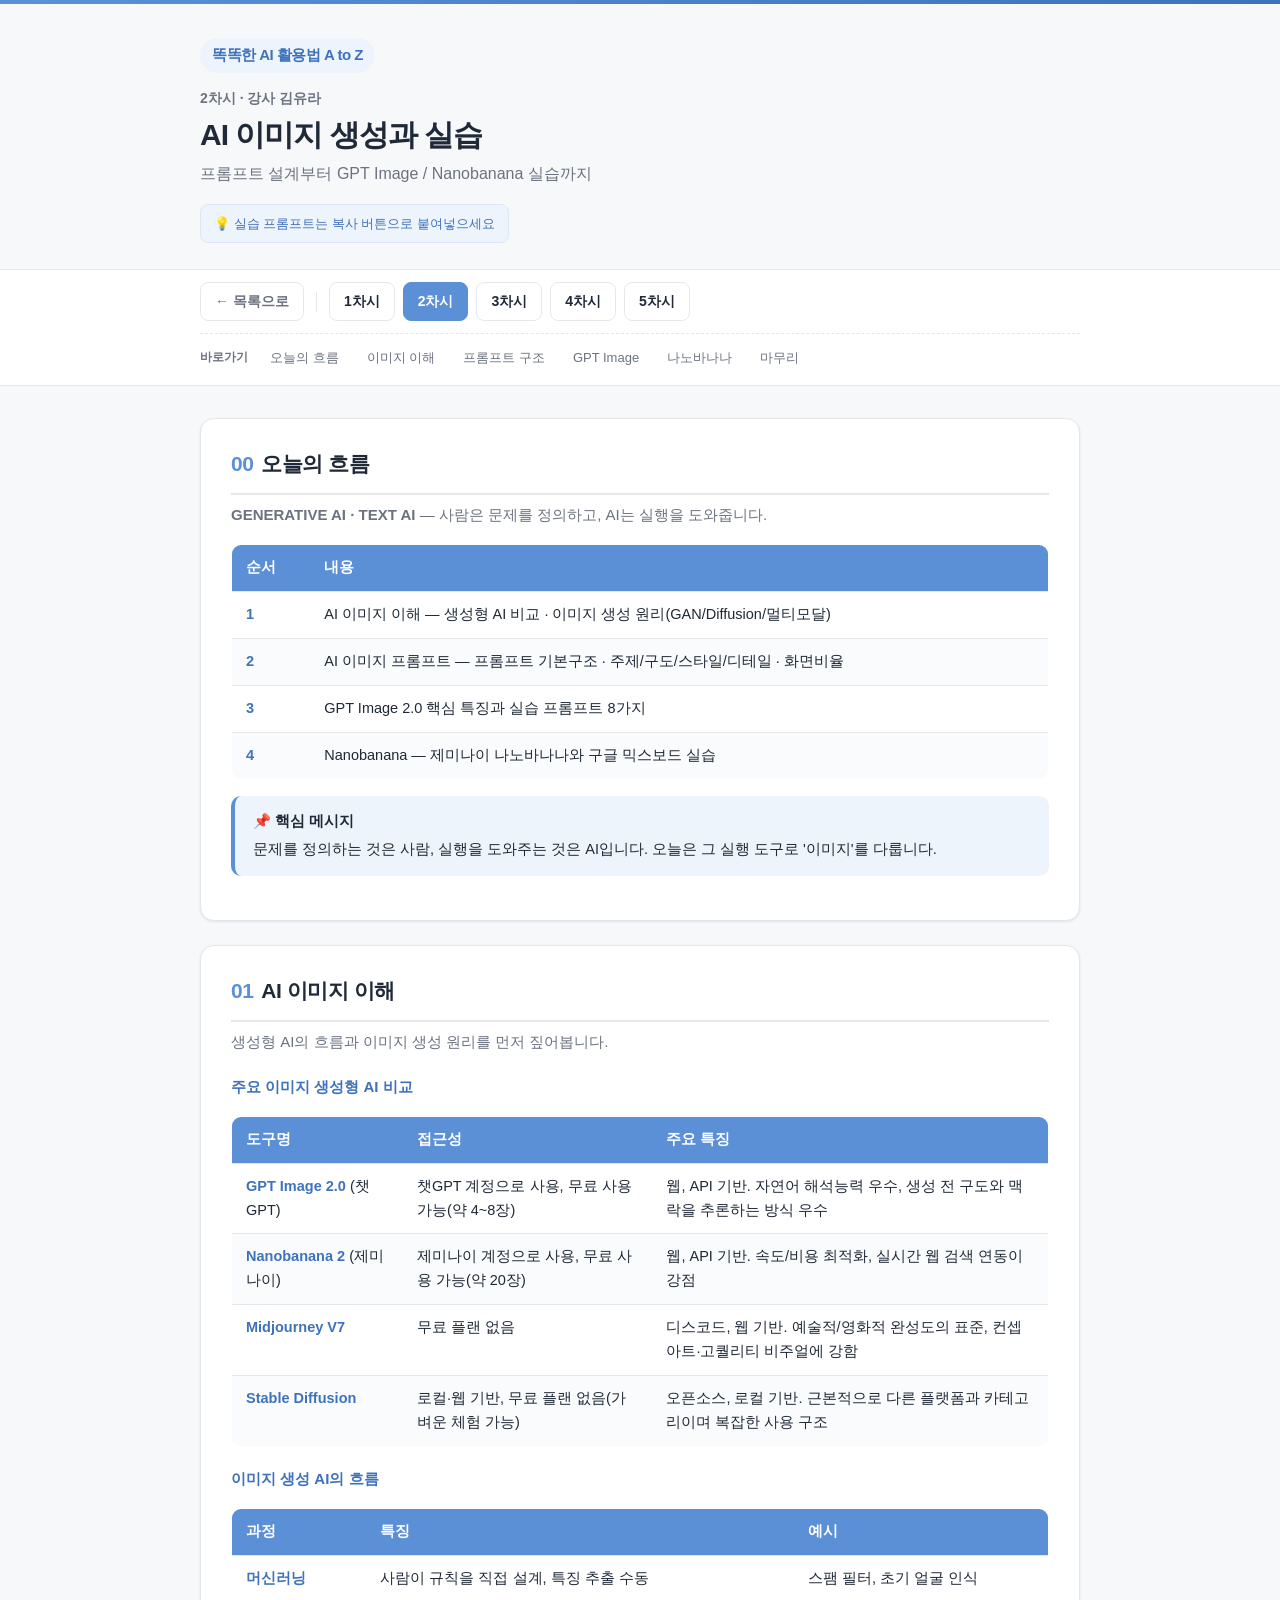
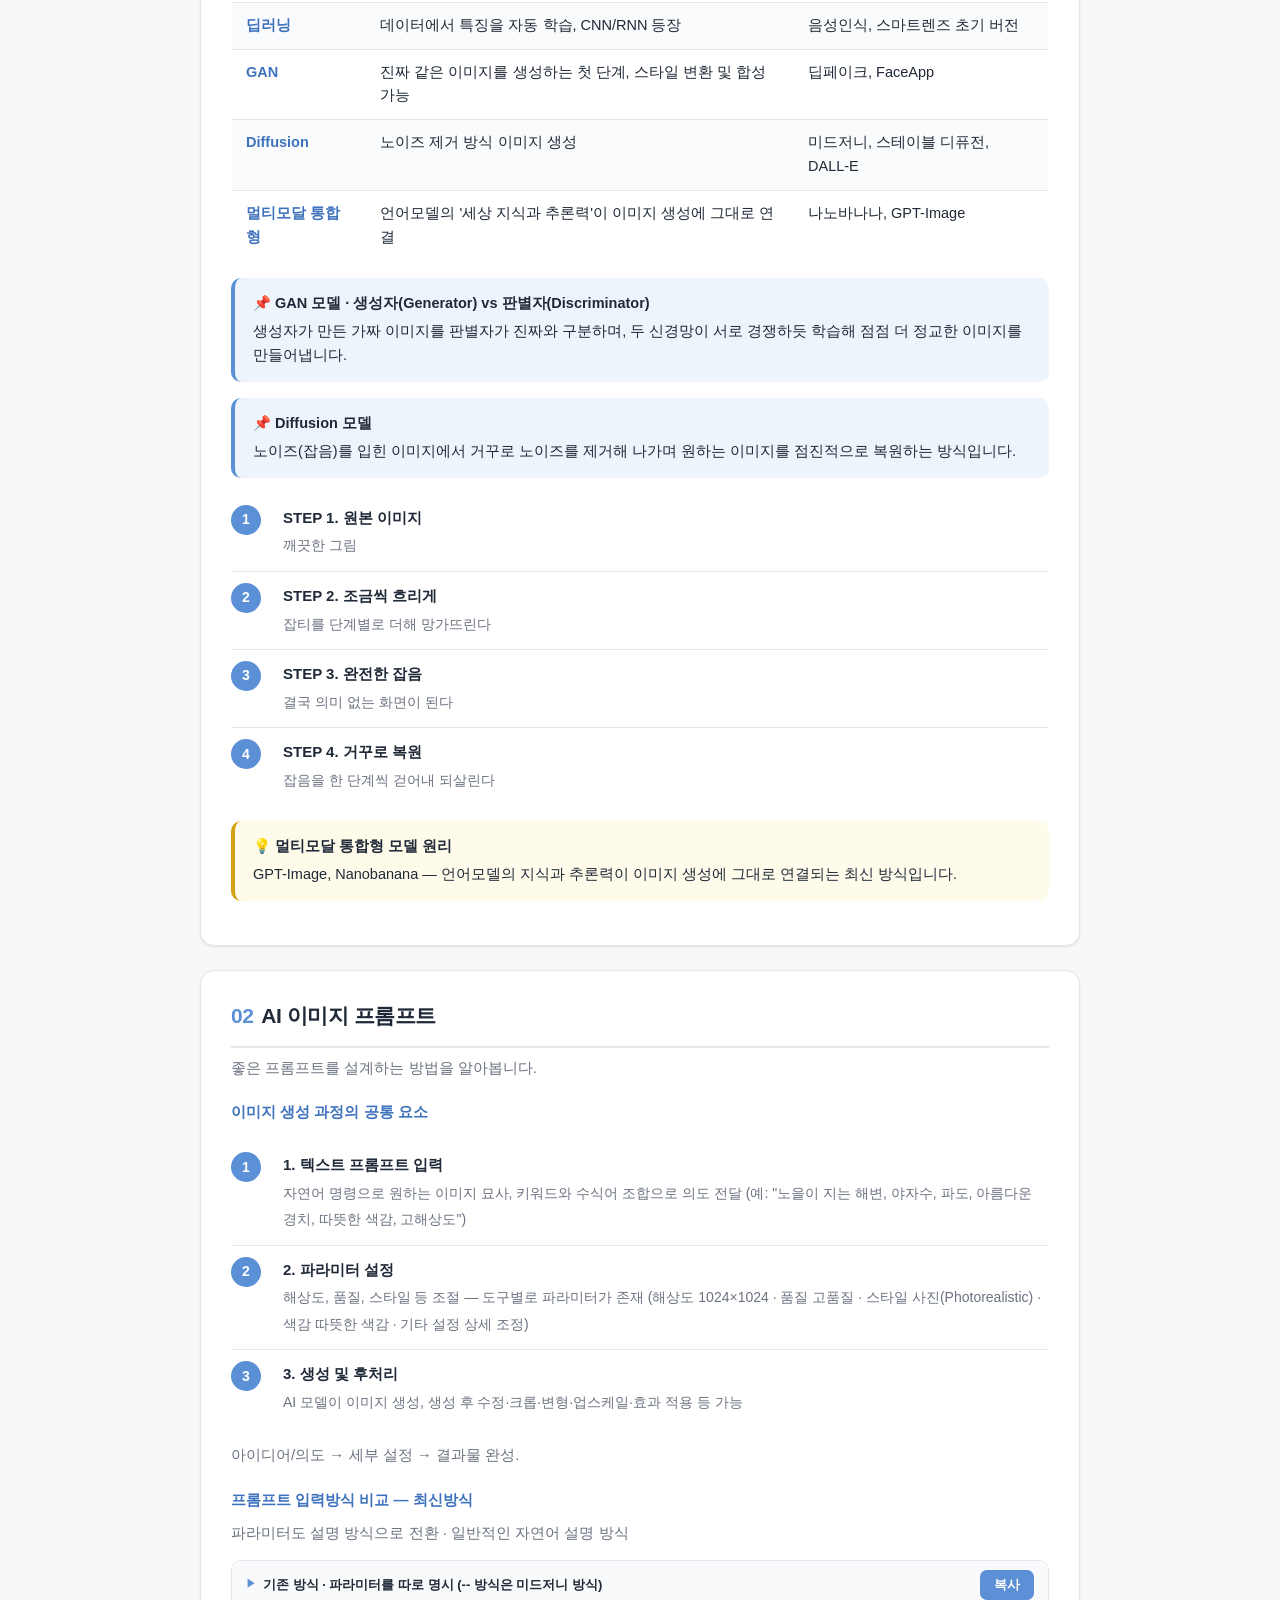
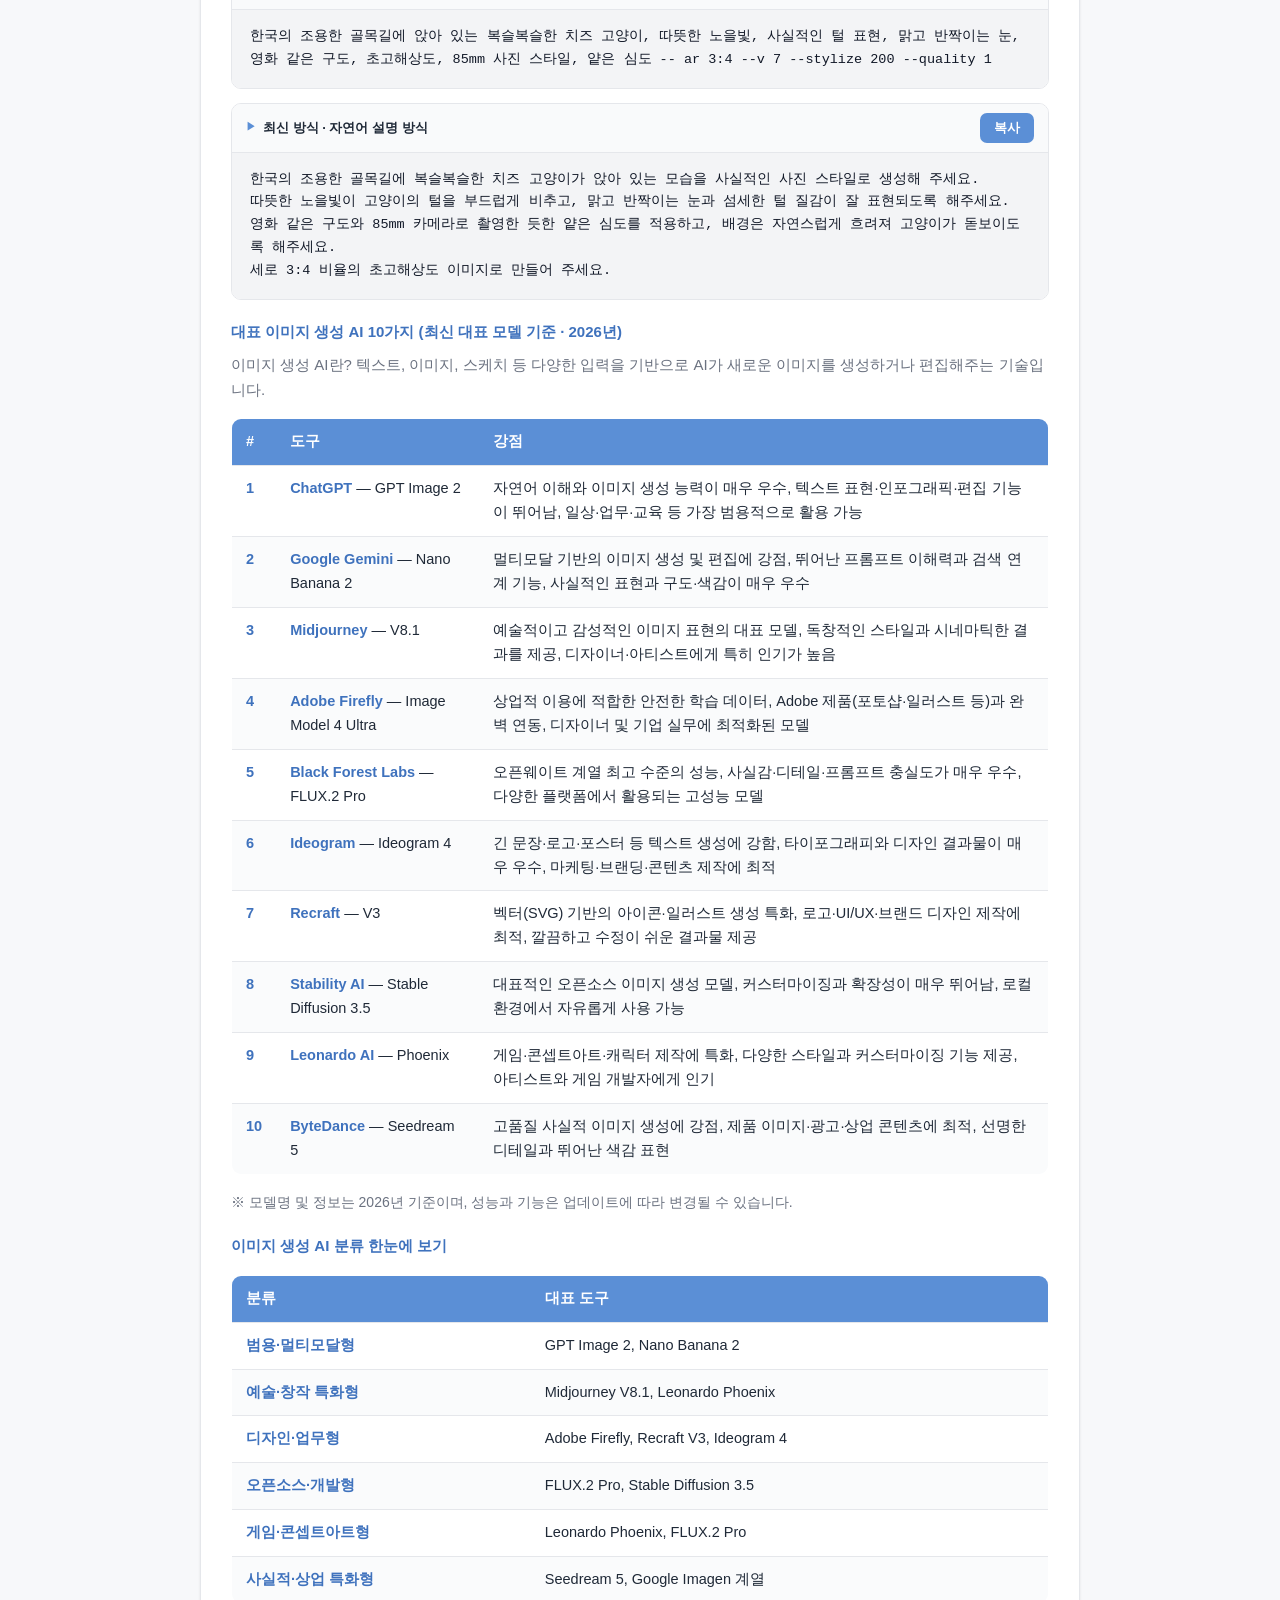
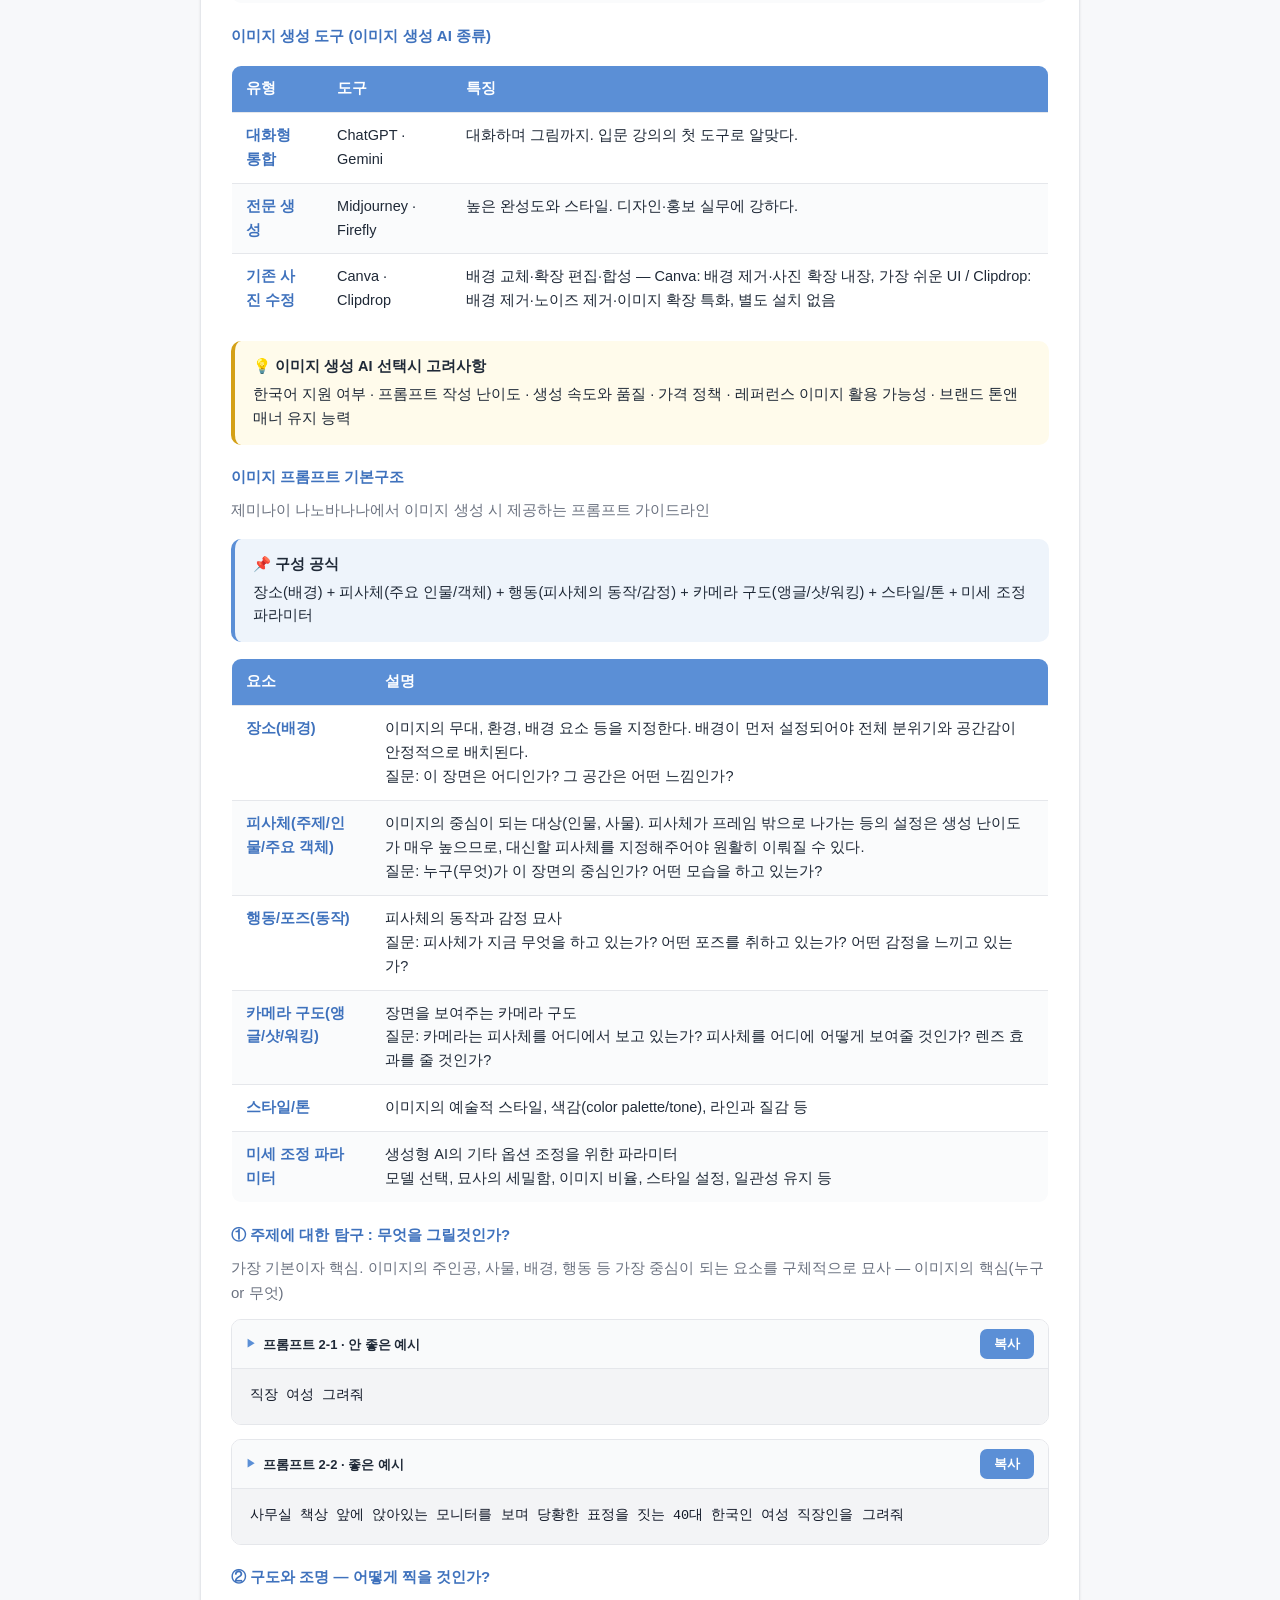
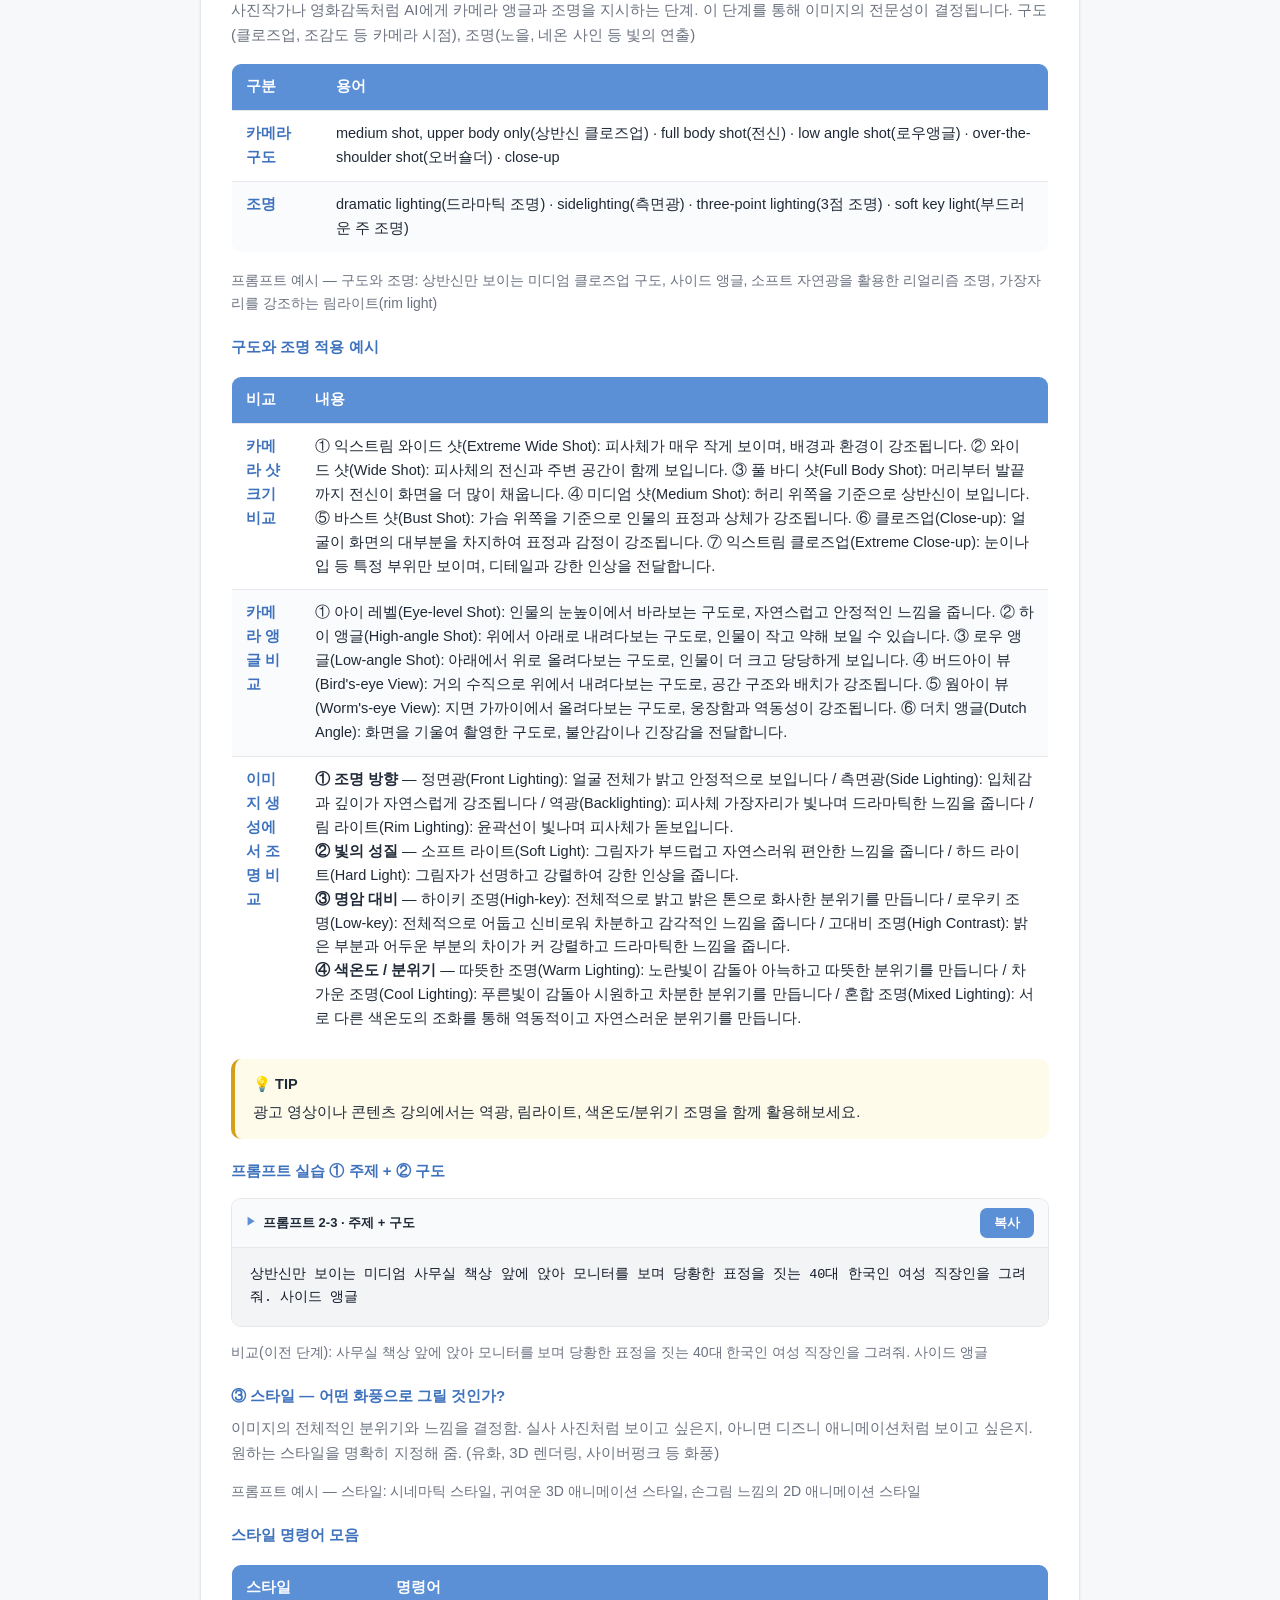
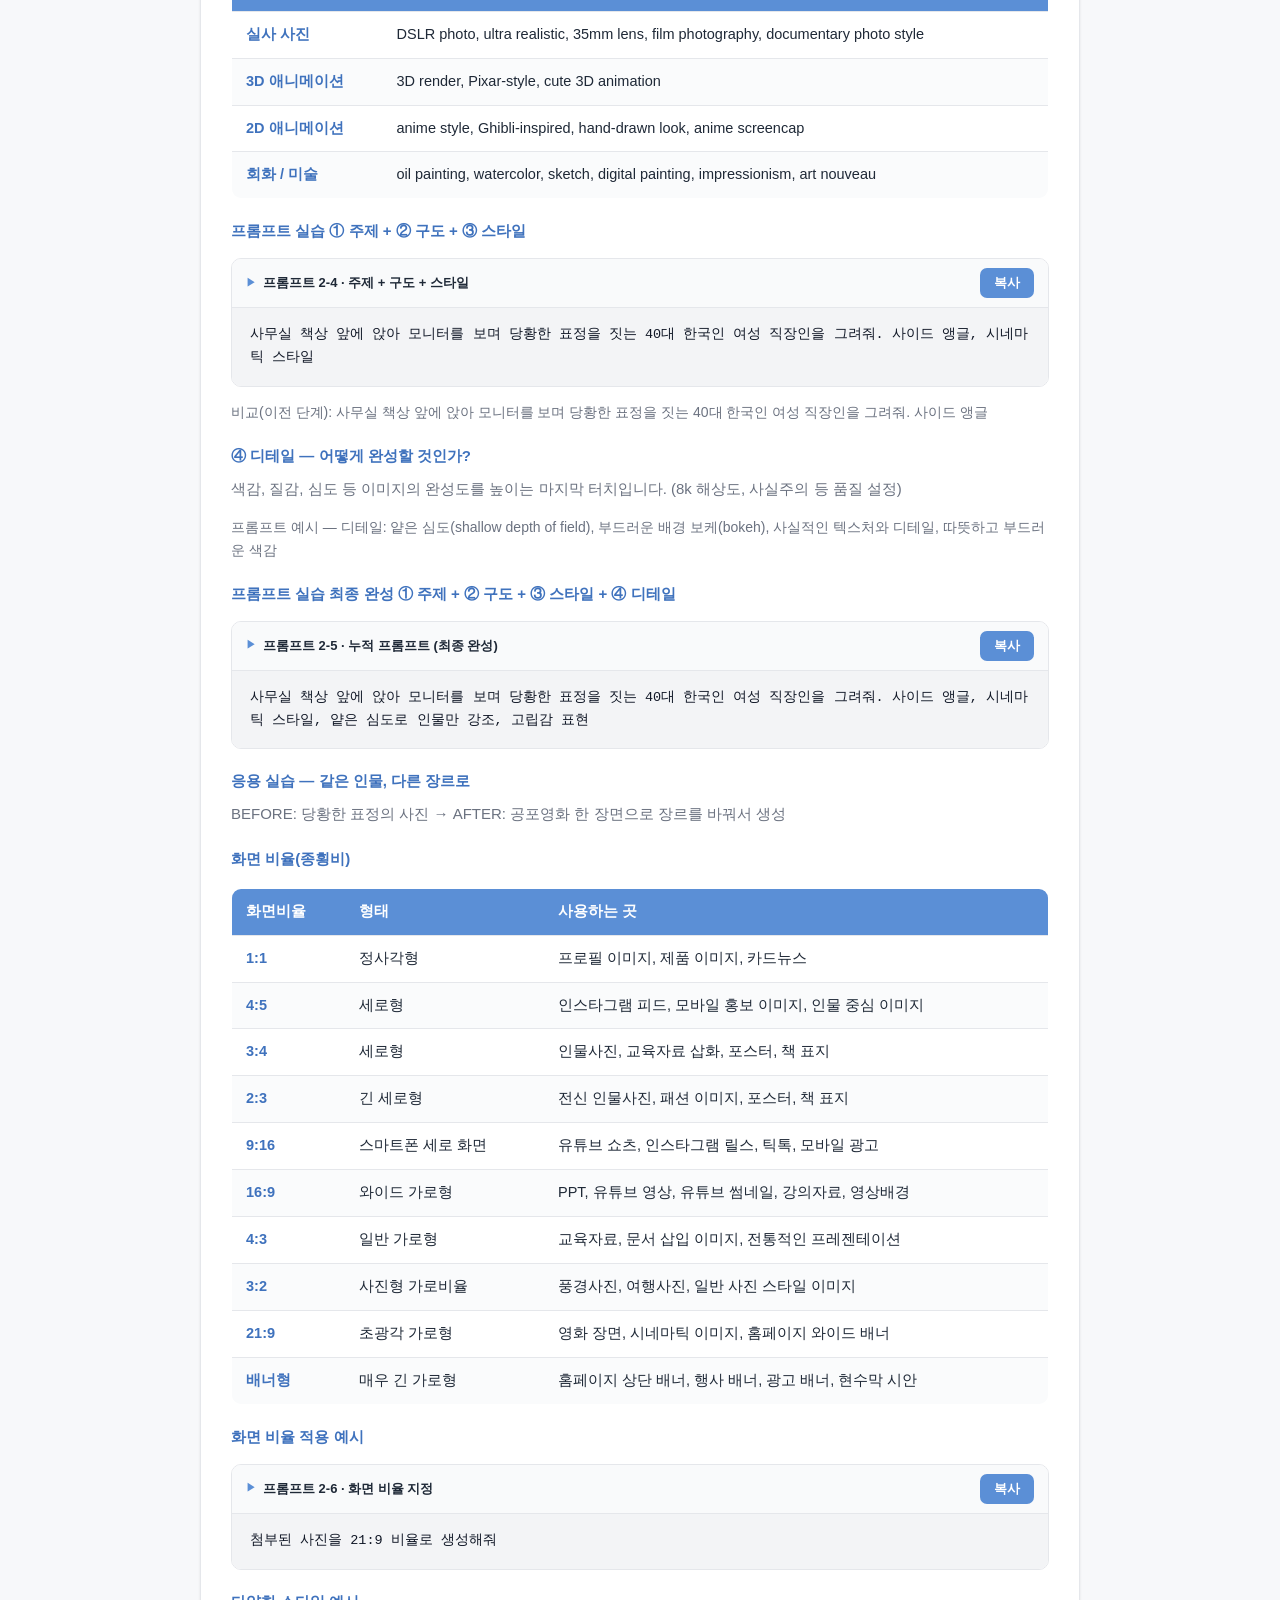
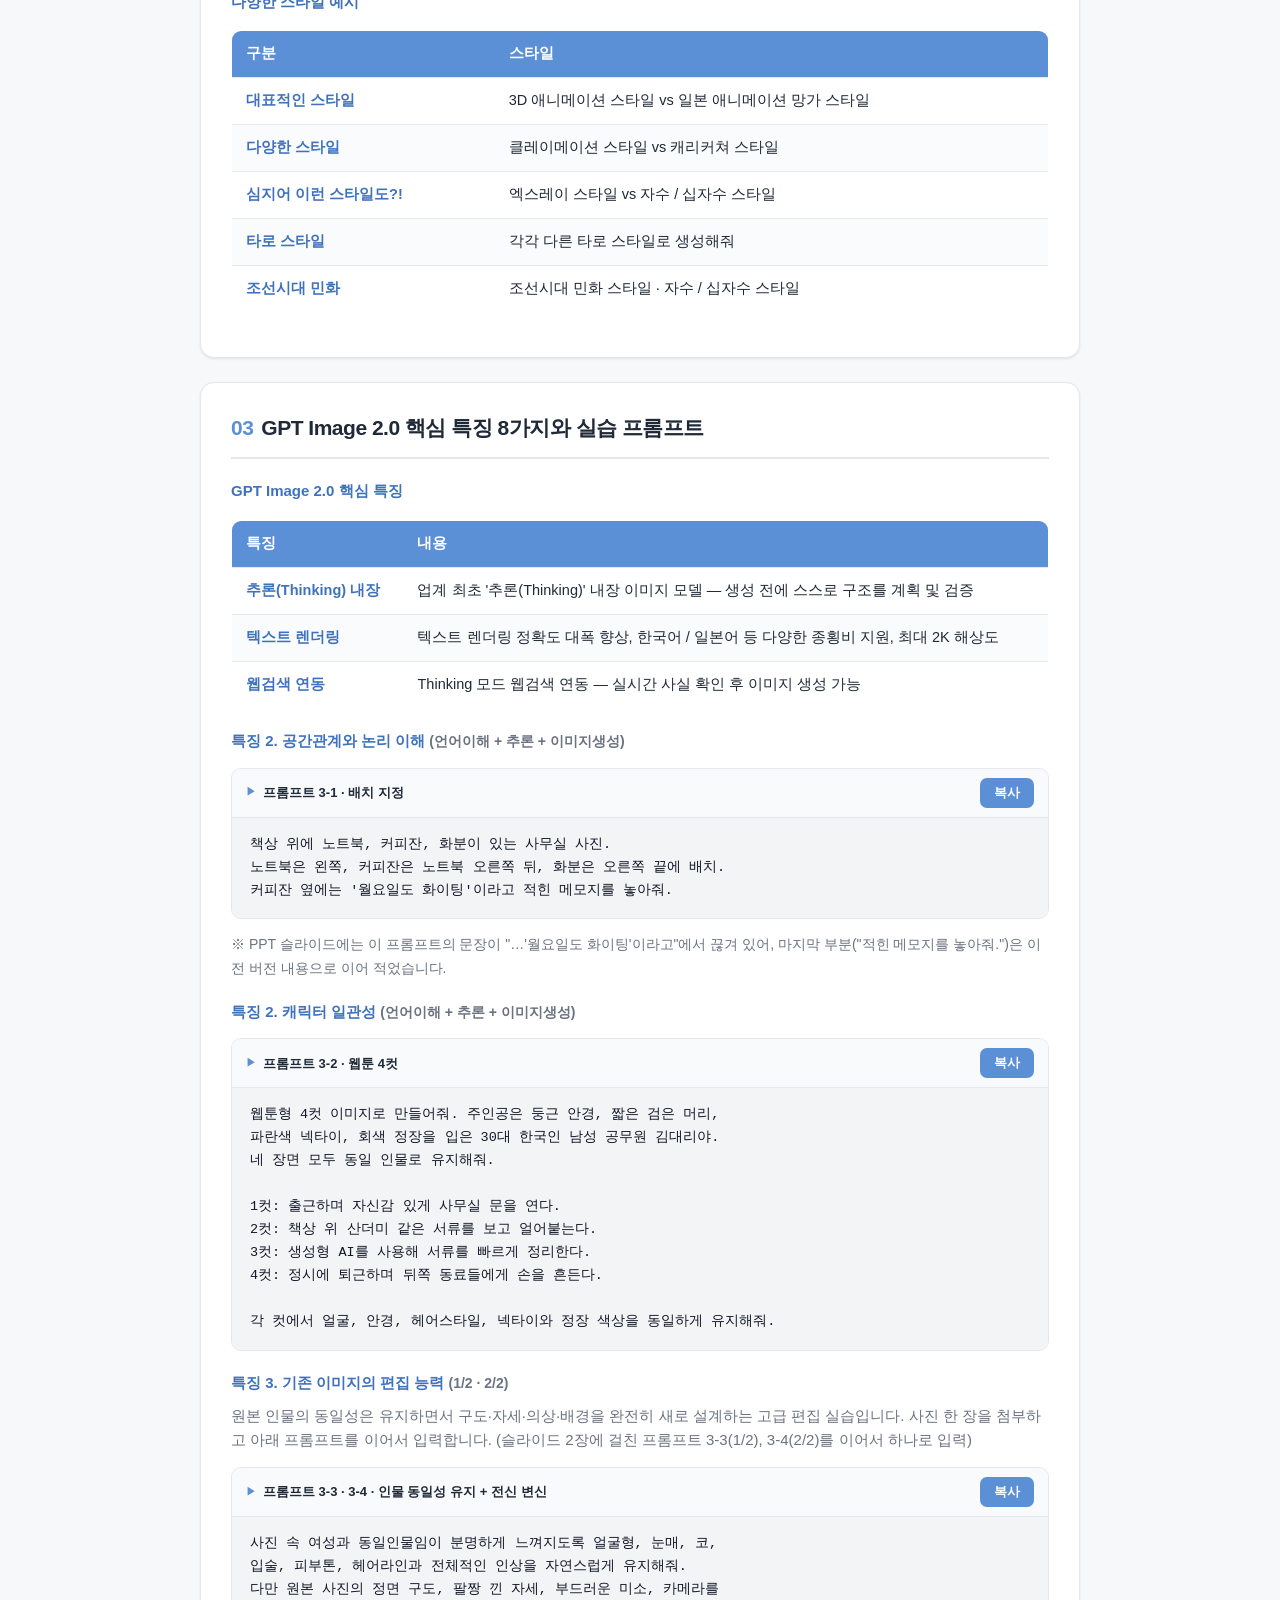
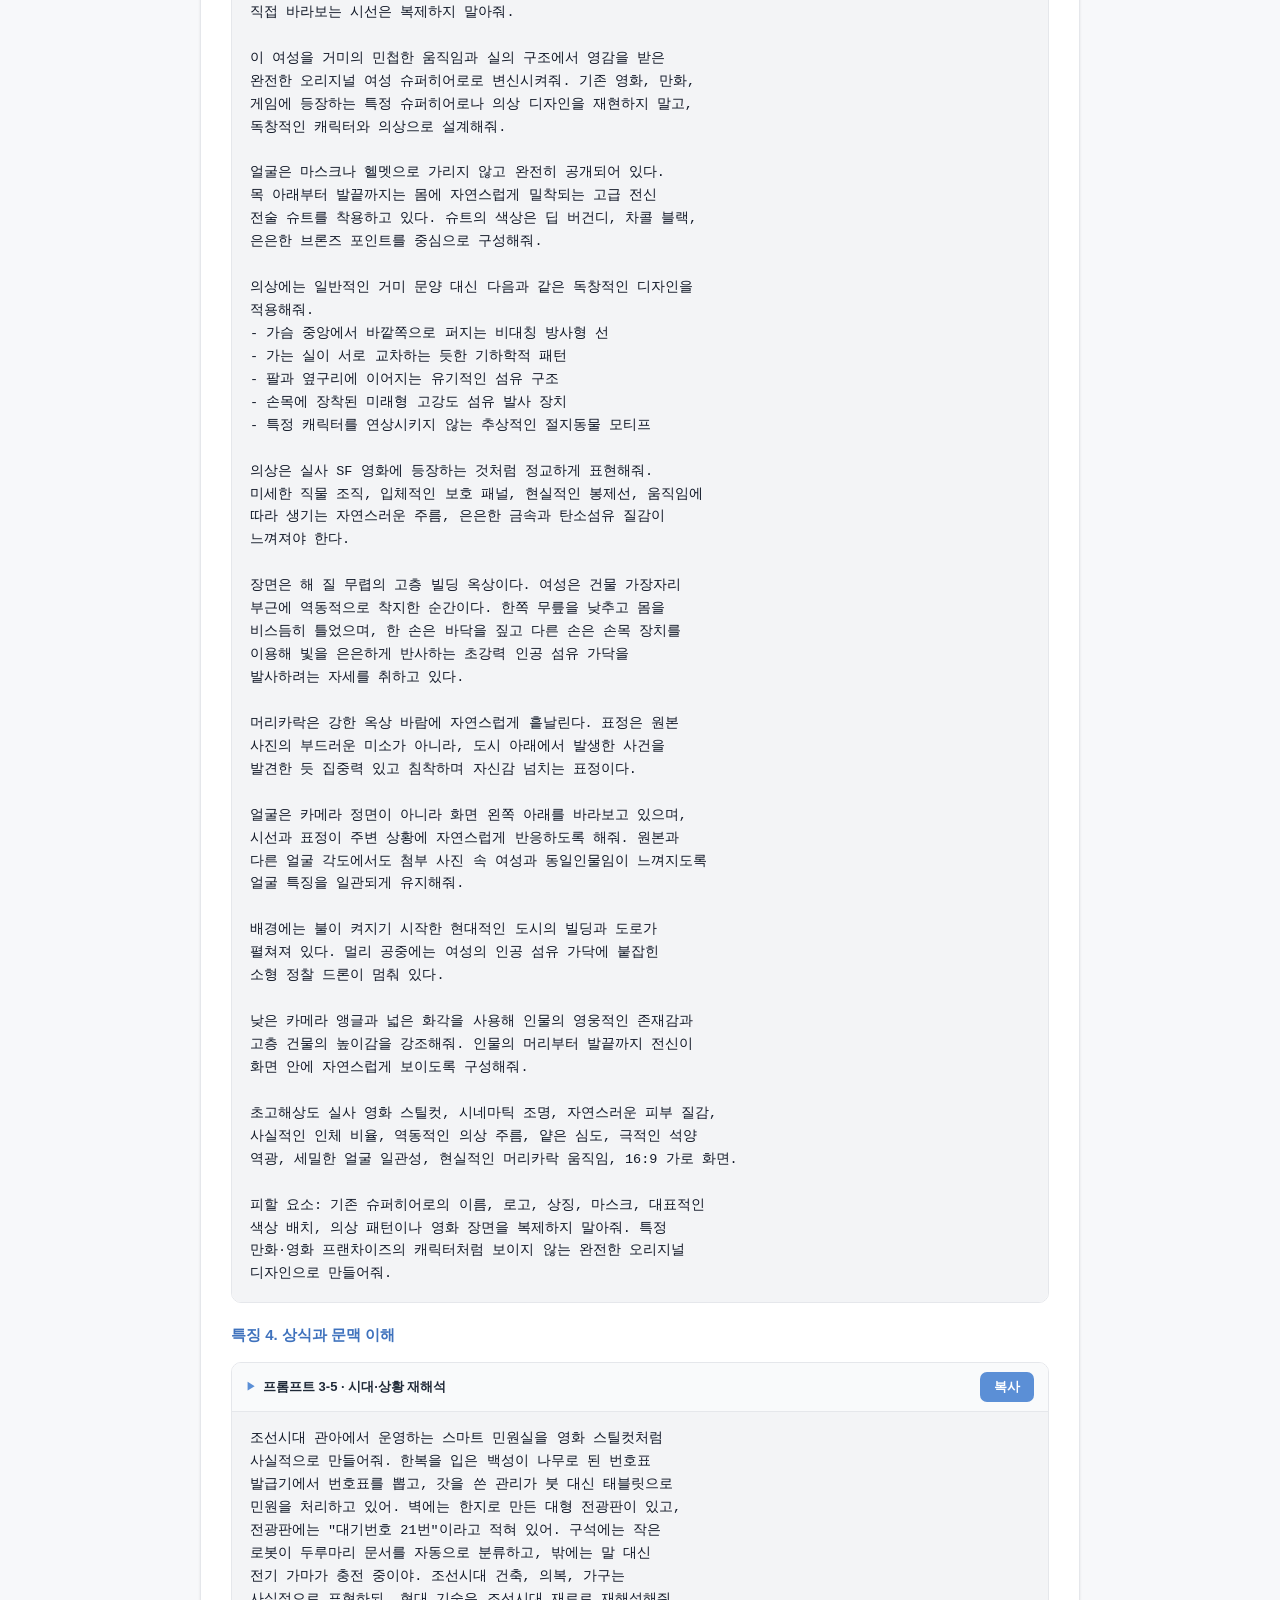
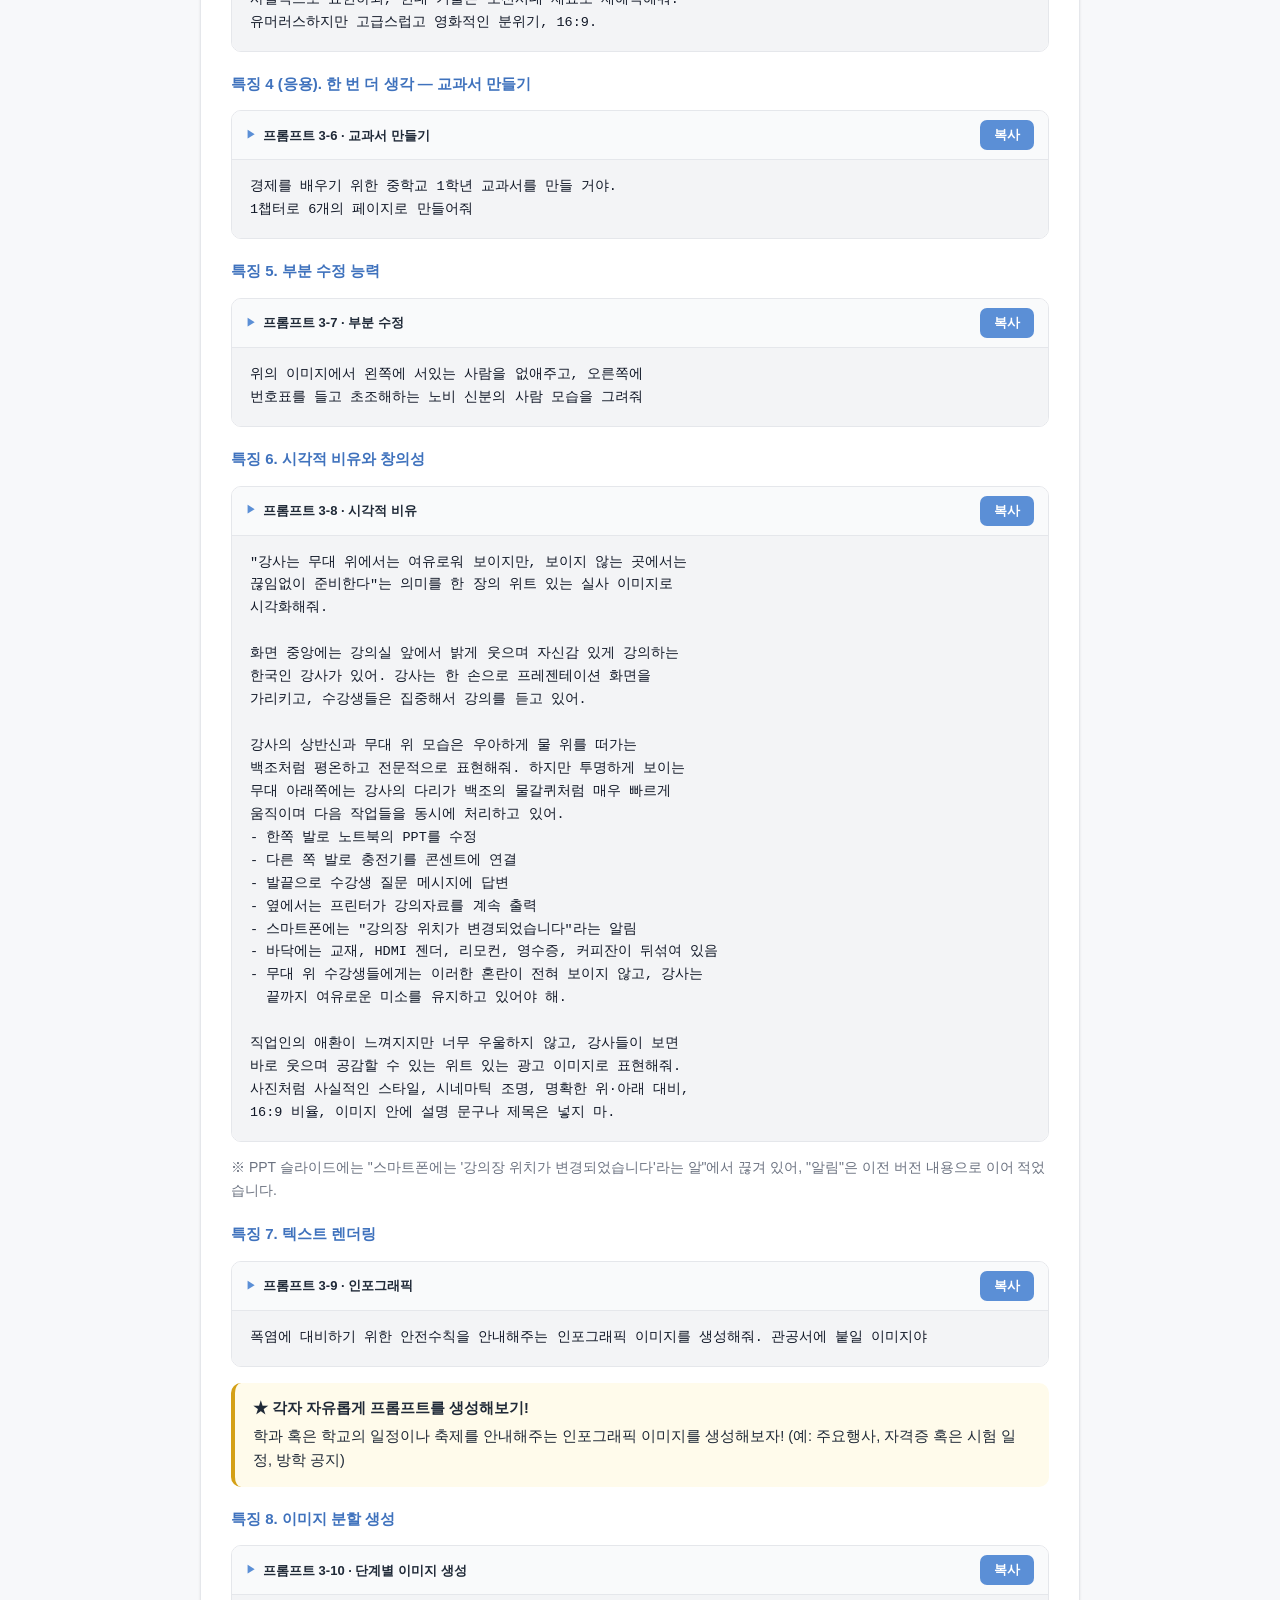
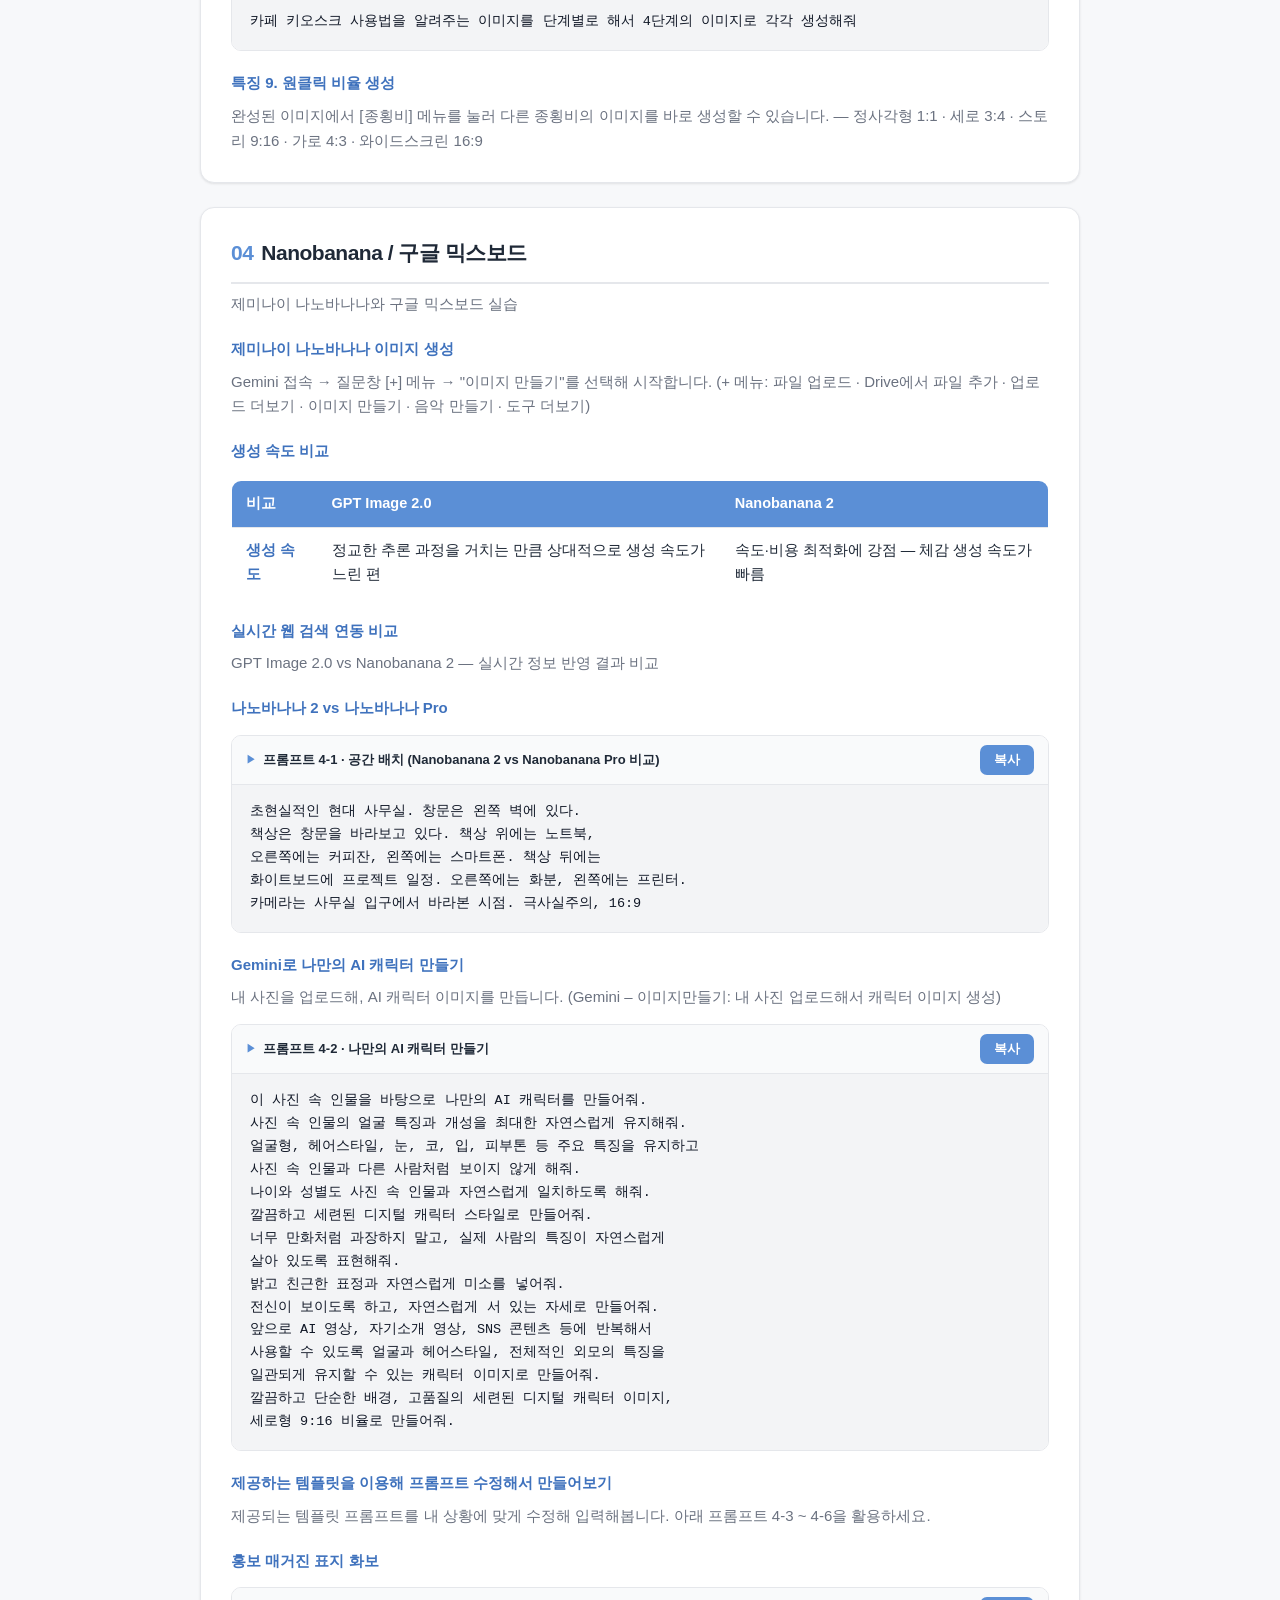
<file: session_2.html>
<!DOCTYPE html>
<html lang="ko">
<head>
<meta charset="UTF-8">
<meta name="viewport" content="width=device-width, initial-scale=1.0">
<title>2차시 · AI 이미지 생성과 실습 · 똑똑한 AI 활용법 A to Z</title>
<link rel="stylesheet" href="style.css">
</head>
<body class="page-session">

<div class="statusbar"></div>

<header class="header">
  <div class="wrap">
    <span class="logo"></span>
    <p class="eyebrow"></p>
    <h1>AI 이미지 생성과 실습</h1>
    <p class="subtitle">프롬프트 설계부터 GPT Image / Nanobanana 실습까지</p>
    <span class="guide">💡 실습 프롬프트는 복사 버튼으로 붙여넣으세요</span>
  </div>
</header>

<nav class="nav" id="site-nav"></nav>

<main>
  <div class="wrap">

    <section class="card" id="flow">
      <h2><span class="num">00</span>오늘의 흐름</h2>
      <p class="lead"><b>GENERATIVE AI · TEXT AI</b> — 사람은 문제를 정의하고, AI는 실행을 도와줍니다.</p>

      <table class="table">
        <thead><tr><th>순서</th><th>내용</th></tr></thead>
        <tbody>
          <tr><td><strong>1</strong></td><td>AI 이미지 이해 — 생성형 AI 비교 · 이미지 생성 원리(GAN/Diffusion/멀티모달)</td></tr>
          <tr><td><strong>2</strong></td><td>AI 이미지 프롬프트 — 프롬프트 기본구조 · 주제/구도/스타일/디테일 · 화면비율</td></tr>
          <tr><td><strong>3</strong></td><td>GPT Image 2.0 핵심 특징과 실습 프롬프트 8가지</td></tr>
          <tr><td><strong>4</strong></td><td>Nanobanana — 제미나이 나노바나나와 구글 믹스보드 실습</td></tr>
        </tbody>
      </table>

      <div class="box note">
        <span class="box-title">📌 핵심 메시지</span>
        문제를 정의하는 것은 사람, 실행을 도와주는 것은 AI입니다. 오늘은 그 실행 도구로 '이미지'를 다룹니다.
      </div>
    </section>

    <section class="card" id="understand">
      <h2><span class="num">01</span>AI 이미지 이해</h2>
      <p class="lead">생성형 AI의 흐름과 이미지 생성 원리를 먼저 짚어봅니다.</p>

      <h3>주요 이미지 생성형 AI 비교</h3>
      <table class="table">
        <thead><tr><th>도구명</th><th>접근성</th><th>주요 특징</th></tr></thead>
        <tbody>
          <tr><td><strong>GPT Image 2.0</strong> (챗GPT)</td><td>챗GPT 계정으로 사용, 무료 사용 가능(약 4~8장)</td><td>웹, API 기반. 자연어 해석능력 우수, 생성 전 구도와 맥락을 추론하는 방식 우수</td></tr>
          <tr><td><strong>Nanobanana 2</strong> (제미나이)</td><td>제미나이 계정으로 사용, 무료 사용 가능(약 20장)</td><td>웹, API 기반. 속도/비용 최적화, 실시간 웹 검색 연동이 강점</td></tr>
          <tr><td><strong>Midjourney V7</strong></td><td>무료 플랜 없음</td><td>디스코드, 웹 기반. 예술적/영화적 완성도의 표준, 컨셉 아트·고퀄리티 비주얼에 강함</td></tr>
          <tr><td><strong>Stable Diffusion</strong></td><td>로컬·웹 기반, 무료 플랜 없음(가벼운 체험 가능)</td><td>오픈소스, 로컬 기반. 근본적으로 다른 플랫폼과 카테고리이며 복잡한 사용 구조</td></tr>
        </tbody>
      </table>

      <h3>이미지 생성 AI의 흐름</h3>
      <table class="table">
        <thead><tr><th>과정</th><th>특징</th><th>예시</th></tr></thead>
        <tbody>
          <tr><td><strong>머신러닝</strong></td><td>사람이 규칙을 직접 설계, 특징 추출 수동</td><td>스팸 필터, 초기 얼굴 인식</td></tr>
          <tr><td><strong>딥러닝</strong></td><td>데이터에서 특징을 자동 학습, CNN/RNN 등장</td><td>음성인식, 스마트렌즈 초기 버전</td></tr>
          <tr><td><strong>GAN</strong></td><td>진짜 같은 이미지를 생성하는 첫 단계, 스타일 변환 및 합성 가능</td><td>딥페이크, FaceApp</td></tr>
          <tr><td><strong>Diffusion</strong></td><td>노이즈 제거 방식 이미지 생성</td><td>미드저니, 스테이블 디퓨전, DALL-E</td></tr>
          <tr><td><strong>멀티모달 통합형</strong></td><td>언어모델의 '세상 지식과 추론력'이 이미지 생성에 그대로 연결</td><td>나노바나나, GPT-Image</td></tr>
        </tbody>
      </table>

      <div class="box note">
        <span class="box-title">📌 GAN 모델 · 생성자(Generator) vs 판별자(Discriminator)</span>
        생성자가 만든 가짜 이미지를 판별자가 진짜와 구분하며, 두 신경망이 서로 경쟁하듯 학습해 점점 더 정교한 이미지를 만들어냅니다.
      </div>

      <div class="box note">
        <span class="box-title">📌 Diffusion 모델</span>
        노이즈(잡음)를 입힌 이미지에서 거꾸로 노이즈를 제거해 나가며 원하는 이미지를 점진적으로 복원하는 방식입니다.
      </div>
      <ol class="steps">
        <li><b>STEP 1. 원본 이미지</b><span>깨끗한 그림</span></li>
        <li><b>STEP 2. 조금씩 흐리게</b><span>잡티를 단계별로 더해 망가뜨린다</span></li>
        <li><b>STEP 3. 완전한 잡음</b><span>결국 의미 없는 화면이 된다</span></li>
        <li><b>STEP 4. 거꾸로 복원</b><span>잡음을 한 단계씩 걷어내 되살린다</span></li>
      </ol>

      <div class="box tip">
        <span class="box-title">💡 멀티모달 통합형 모델 원리</span>
        GPT-Image, Nanobanana — 언어모델의 지식과 추론력이 이미지 생성에 그대로 연결되는 최신 방식입니다.
      </div>
    </section>

    <section class="card" id="prompt">
      <h2><span class="num">02</span>AI 이미지 프롬프트</h2>
      <p class="lead">좋은 프롬프트를 설계하는 방법을 알아봅니다.</p>

      <h3>이미지 생성 과정의 공통 요소</h3>
      <ol class="steps">
        <li><b>1. 텍스트 프롬프트 입력</b><span>자연어 명령으로 원하는 이미지 묘사, 키워드와 수식어 조합으로 의도 전달 (예: "노을이 지는 해변, 야자수, 파도, 아름다운 경치, 따뜻한 색감, 고해상도")</span></li>
        <li><b>2. 파라미터 설정</b><span>해상도, 품질, 스타일 등 조절 — 도구별로 파라미터가 존재 (해상도 1024×1024 · 품질 고품질 · 스타일 사진(Photorealistic) · 색감 따뜻한 색감 · 기타 설정 상세 조정)</span></li>
        <li><b>3. 생성 및 후처리</b><span>AI 모델이 이미지 생성, 생성 후 수정·크롭·변형·업스케일·효과 적용 등 가능</span></li>
      </ol>
      <p class="lead">아이디어/의도 → 세부 설정 → 결과물 완성.</p>

      <h3>프롬프트 입력방식 비교 — 최신방식</h3>
      <p class="lead">파라미터도 설명 방식으로 전환 · 일반적인 자연어 설명 방식</p>
      <div class="prompt">
        <div class="prompt-head"><span class="label">기존 방식 · 파라미터를 따로 명시 (-- 방식은 미드저니 방식)</span><button class="copy-btn" onclick="copyPrompt(this)">복사</button></div>
        <pre>한국의 조용한 골목길에 앉아 있는 복슬복슬한 치즈 고양이, 따뜻한 노을빛, 사실적인 털 표현, 맑고 반짝이는 눈, 영화 같은 구도, 초고해상도, 85mm 사진 스타일, 얕은 심도 -- ar 3:4 --v 7 --stylize 200 --quality 1</pre>
      </div>
      <div class="prompt">
        <div class="prompt-head"><span class="label">최신 방식 · 자연어 설명 방식</span><button class="copy-btn" onclick="copyPrompt(this)">복사</button></div>
        <pre>한국의 조용한 골목길에 복슬복슬한 치즈 고양이가 앉아 있는 모습을 사실적인 사진 스타일로 생성해 주세요.
따뜻한 노을빛이 고양이의 털을 부드럽게 비추고, 맑고 반짝이는 눈과 섬세한 털 질감이 잘 표현되도록 해주세요.
영화 같은 구도와 85mm 카메라로 촬영한 듯한 얕은 심도를 적용하고, 배경은 자연스럽게 흐려져 고양이가 돋보이도록 해주세요.
세로 3:4 비율의 초고해상도 이미지로 만들어 주세요.</pre>
      </div>

      <h3>대표 이미지 생성 AI 10가지 (최신 대표 모델 기준 · 2026년)</h3>
      <p class="lead">이미지 생성 AI란? 텍스트, 이미지, 스케치 등 다양한 입력을 기반으로 AI가 새로운 이미지를 생성하거나 편집해주는 기술입니다.</p>
      <table class="table">
        <thead><tr><th>#</th><th>도구</th><th>강점</th></tr></thead>
        <tbody>
          <tr><td><strong>1</strong></td><td><strong>ChatGPT</strong> — GPT Image 2</td><td>자연어 이해와 이미지 생성 능력이 매우 우수, 텍스트 표현·인포그래픽·편집 기능이 뛰어남, 일상·업무·교육 등 가장 범용적으로 활용 가능</td></tr>
          <tr><td><strong>2</strong></td><td><strong>Google Gemini</strong> — Nano Banana 2</td><td>멀티모달 기반의 이미지 생성 및 편집에 강점, 뛰어난 프롬프트 이해력과 검색 연계 기능, 사실적인 표현과 구도·색감이 매우 우수</td></tr>
          <tr><td><strong>3</strong></td><td><strong>Midjourney</strong> — V8.1</td><td>예술적이고 감성적인 이미지 표현의 대표 모델, 독창적인 스타일과 시네마틱한 결과를 제공, 디자이너·아티스트에게 특히 인기가 높음</td></tr>
          <tr><td><strong>4</strong></td><td><strong>Adobe Firefly</strong> — Image Model 4 Ultra</td><td>상업적 이용에 적합한 안전한 학습 데이터, Adobe 제품(포토샵·일러스트 등)과 완벽 연동, 디자이너 및 기업 실무에 최적화된 모델</td></tr>
          <tr><td><strong>5</strong></td><td><strong>Black Forest Labs</strong> — FLUX.2 Pro</td><td>오픈웨이트 계열 최고 수준의 성능, 사실감·디테일·프롬프트 충실도가 매우 우수, 다양한 플랫폼에서 활용되는 고성능 모델</td></tr>
          <tr><td><strong>6</strong></td><td><strong>Ideogram</strong> — Ideogram 4</td><td>긴 문장·로고·포스터 등 텍스트 생성에 강함, 타이포그래피와 디자인 결과물이 매우 우수, 마케팅·브랜딩·콘텐츠 제작에 최적</td></tr>
          <tr><td><strong>7</strong></td><td><strong>Recraft</strong> — V3</td><td>벡터(SVG) 기반의 아이콘·일러스트 생성 특화, 로고·UI/UX·브랜드 디자인 제작에 최적, 깔끔하고 수정이 쉬운 결과물 제공</td></tr>
          <tr><td><strong>8</strong></td><td><strong>Stability AI</strong> — Stable Diffusion 3.5</td><td>대표적인 오픈소스 이미지 생성 모델, 커스터마이징과 확장성이 매우 뛰어남, 로컬 환경에서 자유롭게 사용 가능</td></tr>
          <tr><td><strong>9</strong></td><td><strong>Leonardo AI</strong> — Phoenix</td><td>게임·콘셉트아트·캐릭터 제작에 특화, 다양한 스타일과 커스터마이징 기능 제공, 아티스트와 게임 개발자에게 인기</td></tr>
          <tr><td><strong>10</strong></td><td><strong>ByteDance</strong> — Seedream 5</td><td>고품질 사실적 이미지 생성에 강점, 제품 이미지·광고·상업 콘텐츠에 최적, 선명한 디테일과 뛰어난 색감 표현</td></tr>
        </tbody>
      </table>
      <p class="muted">※ 모델명 및 정보는 2026년 기준이며, 성능과 기능은 업데이트에 따라 변경될 수 있습니다.</p>

      <h3>이미지 생성 AI 분류 한눈에 보기</h3>
      <table class="table">
        <thead><tr><th>분류</th><th>대표 도구</th></tr></thead>
        <tbody>
          <tr><td><strong>범용·멀티모달형</strong></td><td>GPT Image 2, Nano Banana 2</td></tr>
          <tr><td><strong>예술·창작 특화형</strong></td><td>Midjourney V8.1, Leonardo Phoenix</td></tr>
          <tr><td><strong>디자인·업무형</strong></td><td>Adobe Firefly, Recraft V3, Ideogram 4</td></tr>
          <tr><td><strong>오픈소스·개발형</strong></td><td>FLUX.2 Pro, Stable Diffusion 3.5</td></tr>
          <tr><td><strong>게임·콘셉트아트형</strong></td><td>Leonardo Phoenix, FLUX.2 Pro</td></tr>
          <tr><td><strong>사실적·상업 특화형</strong></td><td>Seedream 5, Google Imagen 계열</td></tr>
        </tbody>
      </table>

      <h3>이미지 생성 도구 (이미지 생성 AI 종류)</h3>
      <table class="table">
        <thead><tr><th>유형</th><th>도구</th><th>특징</th></tr></thead>
        <tbody>
          <tr><td><strong>대화형 통합</strong></td><td>ChatGPT · Gemini</td><td>대화하며 그림까지. 입문 강의의 첫 도구로 알맞다.</td></tr>
          <tr><td><strong>전문 생성</strong></td><td>Midjourney · Firefly</td><td>높은 완성도와 스타일. 디자인·홍보 실무에 강하다.</td></tr>
          <tr><td><strong>기존 사진 수정</strong></td><td>Canva · Clipdrop</td><td>배경 교체·확장 편집·합성 — Canva: 배경 제거·사진 확장 내장, 가장 쉬운 UI / Clipdrop: 배경 제거·노이즈 제거·이미지 확장 특화, 별도 설치 없음</td></tr>
        </tbody>
      </table>

      <div class="box tip">
        <span class="box-title">💡 이미지 생성 AI 선택시 고려사항</span>
        한국어 지원 여부 · 프롬프트 작성 난이도 · 생성 속도와 품질 · 가격 정책 · 레퍼런스 이미지 활용 가능성 · 브랜드 톤앤매너 유지 능력
      </div>

      <h3>이미지 프롬프트 기본구조</h3>
      <p class="lead">제미나이 나노바나나에서 이미지 생성 시 제공하는 프롬프트 가이드라인</p>
      <div class="box note">
        <span class="box-title">📌 구성 공식</span>
        장소(배경) + 피사체(주요 인물/객체) + 행동(피사체의 동작/감정) + 카메라 구도(앵글/샷/워킹) + 스타일/톤 + 미세 조정 파라미터
      </div>
      <table class="table">
        <thead><tr><th>요소</th><th>설명</th></tr></thead>
        <tbody>
          <tr><td><strong>장소(배경)</strong></td><td>이미지의 무대, 환경, 배경 요소 등을 지정한다. 배경이 먼저 설정되어야 전체 분위기와 공간감이 안정적으로 배치된다.<br>질문: 이 장면은 어디인가? 그 공간은 어떤 느낌인가?</td></tr>
          <tr><td><strong>피사체(주제/인물/주요 객체)</strong></td><td>이미지의 중심이 되는 대상(인물, 사물). 피사체가 프레임 밖으로 나가는 등의 설정은 생성 난이도가 매우 높으므로, 대신할 피사체를 지정해주어야 원활히 이뤄질 수 있다.<br>질문: 누구(무엇)가 이 장면의 중심인가? 어떤 모습을 하고 있는가?</td></tr>
          <tr><td><strong>행동/포즈(동작)</strong></td><td>피사체의 동작과 감정 묘사<br>질문: 피사체가 지금 무엇을 하고 있는가? 어떤 포즈를 취하고 있는가? 어떤 감정을 느끼고 있는가?</td></tr>
          <tr><td><strong>카메라 구도(앵글/샷/워킹)</strong></td><td>장면을 보여주는 카메라 구도<br>질문: 카메라는 피사체를 어디에서 보고 있는가? 피사체를 어디에 어떻게 보여줄 것인가? 렌즈 효과를 줄 것인가?</td></tr>
          <tr><td><strong>스타일/톤</strong></td><td>이미지의 예술적 스타일, 색감(color palette/tone), 라인과 질감 등</td></tr>
          <tr><td><strong>미세 조정 파라미터</strong></td><td>생성형 AI의 기타 옵션 조정을 위한 파라미터<br>모델 선택, 묘사의 세밀함, 이미지 비율, 스타일 설정, 일관성 유지 등</td></tr>
        </tbody>
      </table>

      <h3>① 주제에 대한 탐구 : 무엇을 그릴것인가?</h3>
      <p class="lead">가장 기본이자 핵심. 이미지의 주인공, 사물, 배경, 행동 등 가장 중심이 되는 요소를 구체적으로 묘사 — 이미지의 핵심(누구 or 무엇)</p>
      <div class="prompt">
        <div class="prompt-head"><span class="label">프롬프트 2-1 · 안 좋은 예시</span><button class="copy-btn" onclick="copyPrompt(this)">복사</button></div>
        <pre>직장 여성 그려줘</pre>
      </div>
      <div class="prompt">
        <div class="prompt-head"><span class="label">프롬프트 2-2 · 좋은 예시</span><button class="copy-btn" onclick="copyPrompt(this)">복사</button></div>
        <pre>사무실 책상 앞에 앉아있는 모니터를 보며 당황한 표정을 짓는 40대 한국인 여성 직장인을 그려줘</pre>
      </div>

      <h3>② 구도와 조명 — 어떻게 찍을 것인가?</h3>
      <p class="lead">사진작가나 영화감독처럼 AI에게 카메라 앵글과 조명을 지시하는 단계. 이 단계를 통해 이미지의 전문성이 결정됩니다. 구도(클로즈업, 조감도 등 카메라 시점), 조명(노을, 네온 사인 등 빛의 연출)</p>
      <table class="table">
        <thead><tr><th>구분</th><th>용어</th></tr></thead>
        <tbody>
          <tr><td><strong>카메라 구도</strong></td><td>medium shot, upper body only(상반신 클로즈업) · full body shot(전신) · low angle shot(로우앵글) · over-the-shoulder shot(오버숄더) · close-up</td></tr>
          <tr><td><strong>조명</strong></td><td>dramatic lighting(드라마틱 조명) · sidelighting(측면광) · three-point lighting(3점 조명) · soft key light(부드러운 주 조명)</td></tr>
        </tbody>
      </table>
      <p class="muted">프롬프트 예시 — 구도와 조명: 상반신만 보이는 미디엄 클로즈업 구도, 사이드 앵글, 소프트 자연광을 활용한 리얼리즘 조명, 가장자리를 강조하는 림라이트(rim light)</p>

      <h3>구도와 조명 적용 예시</h3>
      <table class="table">
        <thead><tr><th>비교</th><th>내용</th></tr></thead>
        <tbody>
          <tr><td><strong>카메라 샷 크기 비교</strong></td><td>① 익스트림 와이드 샷(Extreme Wide Shot): 피사체가 매우 작게 보이며, 배경과 환경이 강조됩니다. ② 와이드 샷(Wide Shot): 피사체의 전신과 주변 공간이 함께 보입니다. ③ 풀 바디 샷(Full Body Shot): 머리부터 발끝까지 전신이 화면을 더 많이 채웁니다. ④ 미디엄 샷(Medium Shot): 허리 위쪽을 기준으로 상반신이 보입니다. ⑤ 바스트 샷(Bust Shot): 가슴 위쪽을 기준으로 인물의 표정과 상체가 강조됩니다. ⑥ 클로즈업(Close-up): 얼굴이 화면의 대부분을 차지하여 표정과 감정이 강조됩니다. ⑦ 익스트림 클로즈업(Extreme Close-up): 눈이나 입 등 특정 부위만 보이며, 디테일과 강한 인상을 전달합니다.</td></tr>
          <tr><td><strong>카메라 앵글 비교</strong></td><td>① 아이 레벨(Eye-level Shot): 인물의 눈높이에서 바라보는 구도로, 자연스럽고 안정적인 느낌을 줍니다. ② 하이 앵글(High-angle Shot): 위에서 아래로 내려다보는 구도로, 인물이 작고 약해 보일 수 있습니다. ③ 로우 앵글(Low-angle Shot): 아래에서 위로 올려다보는 구도로, 인물이 더 크고 당당하게 보입니다. ④ 버드아이 뷰(Bird's-eye View): 거의 수직으로 위에서 내려다보는 구도로, 공간 구조와 배치가 강조됩니다. ⑤ 웜아이 뷰(Worm's-eye View): 지면 가까이에서 올려다보는 구도로, 웅장함과 역동성이 강조됩니다. ⑥ 더치 앵글(Dutch Angle): 화면을 기울여 촬영한 구도로, 불안감이나 긴장감을 전달합니다.</td></tr>
          <tr><td><strong>이미지 생성에서 조명 비교</strong></td><td><b>① 조명 방향</b> — 정면광(Front Lighting): 얼굴 전체가 밝고 안정적으로 보입니다 / 측면광(Side Lighting): 입체감과 깊이가 자연스럽게 강조됩니다 / 역광(Backlighting): 피사체 가장자리가 빛나며 드라마틱한 느낌을 줍니다 / 림 라이트(Rim Lighting): 윤곽선이 빛나며 피사체가 돋보입니다.<br><b>② 빛의 성질</b> — 소프트 라이트(Soft Light): 그림자가 부드럽고 자연스러워 편안한 느낌을 줍니다 / 하드 라이트(Hard Light): 그림자가 선명하고 강렬하여 강한 인상을 줍니다.<br><b>③ 명암 대비</b> — 하이키 조명(High-key): 전체적으로 밝고 밝은 톤으로 화사한 분위기를 만듭니다 / 로우키 조명(Low-key): 전체적으로 어둡고 신비로워 차분하고 감각적인 느낌을 줍니다 / 고대비 조명(High Contrast): 밝은 부분과 어두운 부분의 차이가 커 강렬하고 드라마틱한 느낌을 줍니다.<br><b>④ 색온도 / 분위기</b> — 따뜻한 조명(Warm Lighting): 노란빛이 감돌아 아늑하고 따뜻한 분위기를 만듭니다 / 차가운 조명(Cool Lighting): 푸른빛이 감돌아 시원하고 차분한 분위기를 만듭니다 / 혼합 조명(Mixed Lighting): 서로 다른 색온도의 조화를 통해 역동적이고 자연스러운 분위기를 만듭니다.</td></tr>
        </tbody>
      </table>
      <div class="box tip">
        <span class="box-title">💡 TIP</span>
        광고 영상이나 콘텐츠 강의에서는 역광, 림라이트, 색온도/분위기 조명을 함께 활용해보세요.
      </div>

      <h3>프롬프트 실습 ① 주제 + ② 구도</h3>
      <div class="prompt">
        <div class="prompt-head"><span class="label">프롬프트 2-3 · 주제 + 구도</span><button class="copy-btn" onclick="copyPrompt(this)">복사</button></div>
        <pre>상반신만 보이는 미디엄 사무실 책상 앞에 앉아 모니터를 보며 당황한 표정을 짓는 40대 한국인 여성 직장인을 그려줘. 사이드 앵글</pre>
      </div>
      <p class="muted">비교(이전 단계): 사무실 책상 앞에 앉아 모니터를 보며 당황한 표정을 짓는 40대 한국인 여성 직장인을 그려줘. 사이드 앵글</p>

      <h3>③ 스타일 — 어떤 화풍으로 그릴 것인가?</h3>
      <p class="lead">이미지의 전체적인 분위기와 느낌을 결정함. 실사 사진처럼 보이고 싶은지, 아니면 디즈니 애니메이션처럼 보이고 싶은지. 원하는 스타일을 명확히 지정해 줌. (유화, 3D 렌더링, 사이버펑크 등 화풍)</p>
      <p class="muted">프롬프트 예시 — 스타일: 시네마틱 스타일, 귀여운 3D 애니메이션 스타일, 손그림 느낌의 2D 애니메이션 스타일</p>

      <h3>스타일 명령어 모음</h3>
      <table class="table">
        <thead><tr><th>스타일</th><th>명령어</th></tr></thead>
        <tbody>
          <tr><td><strong>실사 사진</strong></td><td>DSLR photo, ultra realistic, 35mm lens, film photography, documentary photo style</td></tr>
          <tr><td><strong>3D 애니메이션</strong></td><td>3D render, Pixar-style, cute 3D animation</td></tr>
          <tr><td><strong>2D 애니메이션</strong></td><td>anime style, Ghibli-inspired, hand-drawn look, anime screencap</td></tr>
          <tr><td><strong>회화 / 미술</strong></td><td>oil painting, watercolor, sketch, digital painting, impressionism, art nouveau</td></tr>
        </tbody>
      </table>

      <h3>프롬프트 실습 ① 주제 + ② 구도 + ③ 스타일</h3>
      <div class="prompt">
        <div class="prompt-head"><span class="label">프롬프트 2-4 · 주제 + 구도 + 스타일</span><button class="copy-btn" onclick="copyPrompt(this)">복사</button></div>
        <pre>사무실 책상 앞에 앉아 모니터를 보며 당황한 표정을 짓는 40대 한국인 여성 직장인을 그려줘. 사이드 앵글, 시네마틱 스타일</pre>
      </div>
      <p class="muted">비교(이전 단계): 사무실 책상 앞에 앉아 모니터를 보며 당황한 표정을 짓는 40대 한국인 여성 직장인을 그려줘. 사이드 앵글</p>

      <h3>④ 디테일 — 어떻게 완성할 것인가?</h3>
      <p class="lead">색감, 질감, 심도 등 이미지의 완성도를 높이는 마지막 터치입니다. (8k 해상도, 사실주의 등 품질 설정)</p>
      <p class="muted">프롬프트 예시 — 디테일: 얕은 심도(shallow depth of field), 부드러운 배경 보케(bokeh), 사실적인 텍스처와 디테일, 따뜻하고 부드러운 색감</p>

      <h3>프롬프트 실습 최종 완성 ① 주제 + ② 구도 + ③ 스타일 + ④ 디테일</h3>
      <div class="prompt">
        <div class="prompt-head"><span class="label">프롬프트 2-5 · 누적 프롬프트 (최종 완성)</span><button class="copy-btn" onclick="copyPrompt(this)">복사</button></div>
        <pre>사무실 책상 앞에 앉아 모니터를 보며 당황한 표정을 짓는 40대 한국인 여성 직장인을 그려줘. 사이드 앵글, 시네마틱 스타일, 얕은 심도로 인물만 강조, 고립감 표현</pre>
      </div>

      <h3>응용 실습 — 같은 인물, 다른 장르로</h3>
      <p class="lead">BEFORE: 당황한 표정의 사진 → AFTER: 공포영화 한 장면으로 장르를 바꿔서 생성</p>

      <h3>화면 비율(종횡비)</h3>
      <table class="table">
        <thead><tr><th>화면비율</th><th>형태</th><th>사용하는 곳</th></tr></thead>
        <tbody>
          <tr><td><strong>1:1</strong></td><td>정사각형</td><td>프로필 이미지, 제품 이미지, 카드뉴스</td></tr>
          <tr><td><strong>4:5</strong></td><td>세로형</td><td>인스타그램 피드, 모바일 홍보 이미지, 인물 중심 이미지</td></tr>
          <tr><td><strong>3:4</strong></td><td>세로형</td><td>인물사진, 교육자료 삽화, 포스터, 책 표지</td></tr>
          <tr><td><strong>2:3</strong></td><td>긴 세로형</td><td>전신 인물사진, 패션 이미지, 포스터, 책 표지</td></tr>
          <tr><td><strong>9:16</strong></td><td>스마트폰 세로 화면</td><td>유튜브 쇼츠, 인스타그램 릴스, 틱톡, 모바일 광고</td></tr>
          <tr><td><strong>16:9</strong></td><td>와이드 가로형</td><td>PPT, 유튜브 영상, 유튜브 썸네일, 강의자료, 영상배경</td></tr>
          <tr><td><strong>4:3</strong></td><td>일반 가로형</td><td>교육자료, 문서 삽입 이미지, 전통적인 프레젠테이션</td></tr>
          <tr><td><strong>3:2</strong></td><td>사진형 가로비율</td><td>풍경사진, 여행사진, 일반 사진 스타일 이미지</td></tr>
          <tr><td><strong>21:9</strong></td><td>초광각 가로형</td><td>영화 장면, 시네마틱 이미지, 홈페이지 와이드 배너</td></tr>
          <tr><td><strong>배너형</strong></td><td>매우 긴 가로형</td><td>홈페이지 상단 배너, 행사 배너, 광고 배너, 현수막 시안</td></tr>
        </tbody>
      </table>

      <h3>화면 비율 적용 예시</h3>
      <div class="prompt">
        <div class="prompt-head"><span class="label">프롬프트 2-6 · 화면 비율 지정</span><button class="copy-btn" onclick="copyPrompt(this)">복사</button></div>
        <pre>첨부된 사진을 21:9 비율로 생성해줘</pre>
      </div>

      <h3>다양한 스타일 예시</h3>
      <table class="table">
        <thead><tr><th>구분</th><th>스타일</th></tr></thead>
        <tbody>
          <tr><td><strong>대표적인 스타일</strong></td><td>3D 애니메이션 스타일 vs 일본 애니메이션 망가 스타일</td></tr>
          <tr><td><strong>다양한 스타일</strong></td><td>클레이메이션 스타일 vs 캐리커쳐 스타일</td></tr>
          <tr><td><strong>심지어 이런 스타일도?!</strong></td><td>엑스레이 스타일 vs 자수 / 십자수 스타일</td></tr>
          <tr><td><strong>타로 스타일</strong></td><td>각각 다른 타로 스타일로 생성해줘</td></tr>
          <tr><td><strong>조선시대 민화</strong></td><td>조선시대 민화 스타일 · 자수 / 십자수 스타일</td></tr>
        </tbody>
      </table>
    </section>

    <section class="card" id="gptimage">
      <h2><span class="num">03</span>GPT Image 2.0 핵심 특징 8가지와 실습 프롬프트</h2>

      <h3>GPT Image 2.0 핵심 특징</h3>
      <table class="table">
        <thead><tr><th>특징</th><th>내용</th></tr></thead>
        <tbody>
          <tr><td><strong>추론(Thinking) 내장</strong></td><td>업계 최초 '추론(Thinking)' 내장 이미지 모델 — 생성 전에 스스로 구조를 계획 및 검증</td></tr>
          <tr><td><strong>텍스트 렌더링</strong></td><td>텍스트 렌더링 정확도 대폭 향상, 한국어 / 일본어 등 다양한 종횡비 지원, 최대 2K 해상도</td></tr>
          <tr><td><strong>웹검색 연동</strong></td><td>Thinking 모드 웹검색 연동 — 실시간 사실 확인 후 이미지 생성 가능</td></tr>
        </tbody>
      </table>

      <h3>특징 2. 공간관계와 논리 이해 <span class="muted">(언어이해 + 추론 + 이미지생성)</span></h3>
      <div class="prompt">
        <div class="prompt-head"><span class="label">프롬프트 3-1 · 배치 지정</span><button class="copy-btn" onclick="copyPrompt(this)">복사</button></div>
        <pre>책상 위에 노트북, 커피잔, 화분이 있는 사무실 사진.
노트북은 왼쪽, 커피잔은 노트북 오른쪽 뒤, 화분은 오른쪽 끝에 배치.
커피잔 옆에는 '월요일도 화이팅'이라고 적힌 메모지를 놓아줘.</pre>
      </div>
      <p class="muted">※ PPT 슬라이드에는 이 프롬프트의 문장이 "…'월요일도 화이팅'이라고"에서 끊겨 있어, 마지막 부분("적힌 메모지를 놓아줘.")은 이전 버전 내용으로 이어 적었습니다.</p>

      <h3>특징 2. 캐릭터 일관성 <span class="muted">(언어이해 + 추론 + 이미지생성)</span></h3>
      <div class="prompt">
        <div class="prompt-head"><span class="label">프롬프트 3-2 · 웹툰 4컷</span><button class="copy-btn" onclick="copyPrompt(this)">복사</button></div>
        <pre>웹툰형 4컷 이미지로 만들어줘. 주인공은 둥근 안경, 짧은 검은 머리,
파란색 넥타이, 회색 정장을 입은 30대 한국인 남성 공무원 김대리야.
네 장면 모두 동일 인물로 유지해줘.

1컷: 출근하며 자신감 있게 사무실 문을 연다.
2컷: 책상 위 산더미 같은 서류를 보고 얼어붙는다.
3컷: 생성형 AI를 사용해 서류를 빠르게 정리한다.
4컷: 정시에 퇴근하며 뒤쪽 동료들에게 손을 흔든다.

각 컷에서 얼굴, 안경, 헤어스타일, 넥타이와 정장 색상을 동일하게 유지해줘.</pre>
      </div>

      <h3>특징 3. 기존 이미지의 편집 능력 <span class="muted">(1/2 · 2/2)</span></h3>
      <p class="lead">원본 인물의 동일성은 유지하면서 구도·자세·의상·배경을 완전히 새로 설계하는 고급 편집 실습입니다. 사진 한 장을 첨부하고 아래 프롬프트를 이어서 입력합니다. (슬라이드 2장에 걸친 프롬프트 3-3(1/2), 3-4(2/2)를 이어서 하나로 입력)</p>
      <div class="prompt">
        <div class="prompt-head"><span class="label">프롬프트 3-3 · 3-4 · 인물 동일성 유지 + 전신 변신</span><button class="copy-btn" onclick="copyPrompt(this)">복사</button></div>
        <pre>사진 속 여성과 동일인물임이 분명하게 느껴지도록 얼굴형, 눈매, 코,
입술, 피부톤, 헤어라인과 전체적인 인상을 자연스럽게 유지해줘.
다만 원본 사진의 정면 구도, 팔짱 낀 자세, 부드러운 미소, 카메라를
직접 바라보는 시선은 복제하지 말아줘.

이 여성을 거미의 민첩한 움직임과 실의 구조에서 영감을 받은
완전한 오리지널 여성 슈퍼히어로로 변신시켜줘. 기존 영화, 만화,
게임에 등장하는 특정 슈퍼히어로나 의상 디자인을 재현하지 말고,
독창적인 캐릭터와 의상으로 설계해줘.

얼굴은 마스크나 헬멧으로 가리지 않고 완전히 공개되어 있다.
목 아래부터 발끝까지는 몸에 자연스럽게 밀착되는 고급 전신
전술 슈트를 착용하고 있다. 슈트의 색상은 딥 버건디, 차콜 블랙,
은은한 브론즈 포인트를 중심으로 구성해줘.

의상에는 일반적인 거미 문양 대신 다음과 같은 독창적인 디자인을
적용해줘.
- 가슴 중앙에서 바깥쪽으로 퍼지는 비대칭 방사형 선
- 가는 실이 서로 교차하는 듯한 기하학적 패턴
- 팔과 옆구리에 이어지는 유기적인 섬유 구조
- 손목에 장착된 미래형 고강도 섬유 발사 장치
- 특정 캐릭터를 연상시키지 않는 추상적인 절지동물 모티프

의상은 실사 SF 영화에 등장하는 것처럼 정교하게 표현해줘.
미세한 직물 조직, 입체적인 보호 패널, 현실적인 봉제선, 움직임에
따라 생기는 자연스러운 주름, 은은한 금속과 탄소섬유 질감이
느껴져야 한다.

장면은 해 질 무렵의 고층 빌딩 옥상이다. 여성은 건물 가장자리
부근에 역동적으로 착지한 순간이다. 한쪽 무릎을 낮추고 몸을
비스듬히 틀었으며, 한 손은 바닥을 짚고 다른 손은 손목 장치를
이용해 빛을 은은하게 반사하는 초강력 인공 섬유 가닥을
발사하려는 자세를 취하고 있다.

머리카락은 강한 옥상 바람에 자연스럽게 흩날린다. 표정은 원본
사진의 부드러운 미소가 아니라, 도시 아래에서 발생한 사건을
발견한 듯 집중력 있고 침착하며 자신감 넘치는 표정이다.

얼굴은 카메라 정면이 아니라 화면 왼쪽 아래를 바라보고 있으며,
시선과 표정이 주변 상황에 자연스럽게 반응하도록 해줘. 원본과
다른 얼굴 각도에서도 첨부 사진 속 여성과 동일인물임이 느껴지도록
얼굴 특징을 일관되게 유지해줘.

배경에는 불이 켜지기 시작한 현대적인 도시의 빌딩과 도로가
펼쳐져 있다. 멀리 공중에는 여성의 인공 섬유 가닥에 붙잡힌
소형 정찰 드론이 멈춰 있다.

낮은 카메라 앵글과 넓은 화각을 사용해 인물의 영웅적인 존재감과
고층 건물의 높이감을 강조해줘. 인물의 머리부터 발끝까지 전신이
화면 안에 자연스럽게 보이도록 구성해줘.

초고해상도 실사 영화 스틸컷, 시네마틱 조명, 자연스러운 피부 질감,
사실적인 인체 비율, 역동적인 의상 주름, 얕은 심도, 극적인 석양
역광, 세밀한 얼굴 일관성, 현실적인 머리카락 움직임, 16:9 가로 화면.

피할 요소: 기존 슈퍼히어로의 이름, 로고, 상징, 마스크, 대표적인
색상 배치, 의상 패턴이나 영화 장면을 복제하지 말아줘. 특정
만화·영화 프랜차이즈의 캐릭터처럼 보이지 않는 완전한 오리지널
디자인으로 만들어줘.</pre>
      </div>

      <h3>특징 4. 상식과 문맥 이해</h3>
      <div class="prompt">
        <div class="prompt-head"><span class="label">프롬프트 3-5 · 시대·상황 재해석</span><button class="copy-btn" onclick="copyPrompt(this)">복사</button></div>
        <pre>조선시대 관아에서 운영하는 스마트 민원실을 영화 스틸컷처럼
사실적으로 만들어줘. 한복을 입은 백성이 나무로 된 번호표
발급기에서 번호표를 뽑고, 갓을 쓴 관리가 붓 대신 태블릿으로
민원을 처리하고 있어. 벽에는 한지로 만든 대형 전광판이 있고,
전광판에는 "대기번호 21번"이라고 적혀 있어. 구석에는 작은
로봇이 두루마리 문서를 자동으로 분류하고, 밖에는 말 대신
전기 가마가 충전 중이야. 조선시대 건축, 의복, 가구는
사실적으로 표현하되, 현대 기술은 조선시대 재료로 재해석해줘.
유머러스하지만 고급스럽고 영화적인 분위기, 16:9.</pre>
      </div>

      <h3>특징 4 (응용). 한 번 더 생각 — 교과서 만들기</h3>
      <div class="prompt">
        <div class="prompt-head"><span class="label">프롬프트 3-6 · 교과서 만들기</span><button class="copy-btn" onclick="copyPrompt(this)">복사</button></div>
        <pre>경제를 배우기 위한 중학교 1학년 교과서를 만들 거야.
1챕터로 6개의 페이지로 만들어줘</pre>
      </div>

      <h3>특징 5. 부분 수정 능력</h3>
      <div class="prompt">
        <div class="prompt-head"><span class="label">프롬프트 3-7 · 부분 수정</span><button class="copy-btn" onclick="copyPrompt(this)">복사</button></div>
        <pre>위의 이미지에서 왼쪽에 서있는 사람을 없애주고, 오른쪽에
번호표를 들고 초조해하는 노비 신분의 사람 모습을 그려줘</pre>
      </div>

      <h3>특징 6. 시각적 비유와 창의성</h3>
      <div class="prompt">
        <div class="prompt-head"><span class="label">프롬프트 3-8 · 시각적 비유</span><button class="copy-btn" onclick="copyPrompt(this)">복사</button></div>
        <pre>"강사는 무대 위에서는 여유로워 보이지만, 보이지 않는 곳에서는
끊임없이 준비한다"는 의미를 한 장의 위트 있는 실사 이미지로
시각화해줘.

화면 중앙에는 강의실 앞에서 밝게 웃으며 자신감 있게 강의하는
한국인 강사가 있어. 강사는 한 손으로 프레젠테이션 화면을
가리키고, 수강생들은 집중해서 강의를 듣고 있어.

강사의 상반신과 무대 위 모습은 우아하게 물 위를 떠가는
백조처럼 평온하고 전문적으로 표현해줘. 하지만 투명하게 보이는
무대 아래쪽에는 강사의 다리가 백조의 물갈퀴처럼 매우 빠르게
움직이며 다음 작업들을 동시에 처리하고 있어.
- 한쪽 발로 노트북의 PPT를 수정
- 다른 쪽 발로 충전기를 콘센트에 연결
- 발끝으로 수강생 질문 메시지에 답변
- 옆에서는 프린터가 강의자료를 계속 출력
- 스마트폰에는 "강의장 위치가 변경되었습니다"라는 알림
- 바닥에는 교재, HDMI 젠더, 리모컨, 영수증, 커피잔이 뒤섞여 있음
- 무대 위 수강생들에게는 이러한 혼란이 전혀 보이지 않고, 강사는
  끝까지 여유로운 미소를 유지하고 있어야 해.

직업인의 애환이 느껴지지만 너무 우울하지 않고, 강사들이 보면
바로 웃으며 공감할 수 있는 위트 있는 광고 이미지로 표현해줘.
사진처럼 사실적인 스타일, 시네마틱 조명, 명확한 위·아래 대비,
16:9 비율, 이미지 안에 설명 문구나 제목은 넣지 마.</pre>
      </div>
      <p class="muted">※ PPT 슬라이드에는 "스마트폰에는 '강의장 위치가 변경되었습니다'라는 알"에서 끊겨 있어, "알림"은 이전 버전 내용으로 이어 적었습니다.</p>

      <h3>특징 7. 텍스트 렌더링</h3>
      <div class="prompt">
        <div class="prompt-head"><span class="label">프롬프트 3-9 · 인포그래픽</span><button class="copy-btn" onclick="copyPrompt(this)">복사</button></div>
        <pre>폭염에 대비하기 위한 안전수칙을 안내해주는 인포그래픽 이미지를 생성해줘. 관공서에 붙일 이미지야</pre>
      </div>
      <div class="box tip">
        <span class="box-title">★ 각자 자유롭게 프롬프트를 생성해보기!</span>
        학과 혹은 학교의 일정이나 축제를 안내해주는 인포그래픽 이미지를 생성해보자! (예: 주요행사, 자격증 혹은 시험 일정, 방학 공지)
      </div>

      <h3>특징 8. 이미지 분할 생성</h3>
      <div class="prompt">
        <div class="prompt-head"><span class="label">프롬프트 3-10 · 단계별 이미지 생성</span><button class="copy-btn" onclick="copyPrompt(this)">복사</button></div>
        <pre>카페 키오스크 사용법을 알려주는 이미지를 단계별로 해서 4단계의 이미지로 각각 생성해줘</pre>
      </div>

      <h3>특징 9. 원클릭 비율 생성</h3>
      <p class="lead">완성된 이미지에서 [종횡비] 메뉴를 눌러 다른 종횡비의 이미지를 바로 생성할 수 있습니다. — 정사각형 1:1 · 세로 3:4 · 스토리 9:16 · 가로 4:3 · 와이드스크린 16:9</p>
    </section>

    <section class="card" id="nanobanana">
      <h2><span class="num">04</span>Nanobanana / 구글 믹스보드</h2>
      <p class="lead">제미나이 나노바나나와 구글 믹스보드 실습</p>

      <h3>제미나이 나노바나나 이미지 생성</h3>
      <p class="lead">Gemini 접속 → 질문창 [+] 메뉴 → "이미지 만들기"를 선택해 시작합니다. (+ 메뉴: 파일 업로드 · Drive에서 파일 추가 · 업로드 더보기 · 이미지 만들기 · 음악 만들기 · 도구 더보기)</p>

      <h3>생성 속도 비교</h3>
      <table class="table">
        <thead><tr><th>비교</th><th>GPT Image 2.0</th><th>Nanobanana 2</th></tr></thead>
        <tbody>
          <tr><td><strong>생성 속도</strong></td><td>정교한 추론 과정을 거치는 만큼 상대적으로 생성 속도가 느린 편</td><td>속도·비용 최적화에 강점 — 체감 생성 속도가 빠름</td></tr>
        </tbody>
      </table>

      <h3>실시간 웹 검색 연동 비교</h3>
      <p class="lead">GPT Image 2.0 vs Nanobanana 2 — 실시간 정보 반영 결과 비교</p>

      <h3>나노바나나 2 vs 나노바나나 Pro</h3>
      <div class="prompt">
        <div class="prompt-head"><span class="label">프롬프트 4-1 · 공간 배치 (Nanobanana 2 vs Nanobanana Pro 비교)</span><button class="copy-btn" onclick="copyPrompt(this)">복사</button></div>
        <pre>초현실적인 현대 사무실. 창문은 왼쪽 벽에 있다.
책상은 창문을 바라보고 있다. 책상 위에는 노트북,
오른쪽에는 커피잔, 왼쪽에는 스마트폰. 책상 뒤에는
화이트보드에 프로젝트 일정. 오른쪽에는 화분, 왼쪽에는 프린터.
카메라는 사무실 입구에서 바라본 시점. 극사실주의, 16:9</pre>
      </div>

      <h3>Gemini로 나만의 AI 캐릭터 만들기</h3>
      <p class="lead">내 사진을 업로드해, AI 캐릭터 이미지를 만듭니다. (Gemini – 이미지만들기: 내 사진 업로드해서 캐릭터 이미지 생성)</p>
      <div class="prompt">
        <div class="prompt-head"><span class="label">프롬프트 4-2 · 나만의 AI 캐릭터 만들기</span><button class="copy-btn" onclick="copyPrompt(this)">복사</button></div>
        <pre>이 사진 속 인물을 바탕으로 나만의 AI 캐릭터를 만들어줘.
사진 속 인물의 얼굴 특징과 개성을 최대한 자연스럽게 유지해줘.
얼굴형, 헤어스타일, 눈, 코, 입, 피부톤 등 주요 특징을 유지하고
사진 속 인물과 다른 사람처럼 보이지 않게 해줘.
나이와 성별도 사진 속 인물과 자연스럽게 일치하도록 해줘.
깔끔하고 세련된 디지털 캐릭터 스타일로 만들어줘.
너무 만화처럼 과장하지 말고, 실제 사람의 특징이 자연스럽게
살아 있도록 표현해줘.
밝고 친근한 표정과 자연스럽게 미소를 넣어줘.
전신이 보이도록 하고, 자연스럽게 서 있는 자세로 만들어줘.
앞으로 AI 영상, 자기소개 영상, SNS 콘텐츠 등에 반복해서
사용할 수 있도록 얼굴과 헤어스타일, 전체적인 외모의 특징을
일관되게 유지할 수 있는 캐릭터 이미지로 만들어줘.
깔끔하고 단순한 배경, 고품질의 세련된 디지털 캐릭터 이미지,
세로형 9:16 비율로 만들어줘.</pre>
      </div>

      <h3>제공하는 템플릿을 이용해 프롬프트 수정해서 만들어보기</h3>
      <p class="lead">제공되는 템플릿 프롬프트를 내 상황에 맞게 수정해 입력해봅니다. 아래 프롬프트 4-3 ~ 4-6을 활용하세요.</p>

      <h3>홍보 매거진 표지 화보</h3>
      <div class="prompt">
        <div class="prompt-head"><span class="label">프롬프트 4-3 · 신구대학교 홍보 매거진 표지 화보</span><button class="copy-btn" onclick="copyPrompt(this)">복사</button></div>
        <pre>첨부한 인물 사진 속 인물을 주인공으로 하여 신구대학교 홍보 매거진 표지 화보를 제작해줘.
주제는 「AI 시대, 새로운 미래를 설계하다」입니다.
인물의 얼굴과 고유한 특징은 최대한 그대로 유지하고, 세련되고 자신감 있는 모습으로 표현해줘.

현대적인 신구대학교 캠퍼스를 배경으로, 전문 사진작가가 촬영한 듯한 고급스럽고 트렌디한 잡지 화보 스타일로 제작해줘.

[디자인 콘셉트]
글로벌 대학 매거진 스타일, 세련된 네이비, 화이트, 그린 컬러
감각적인 타이포그래피와 미니멀한 레이아웃, 밝고 젊으며 미래지향적인 분위기, 고해상도 실사 사진

[잡지 표지 문구]
SHINGU UNIVERSITY, SPECIAL INTERVIEW
AI 시대, 새로운 미래를 설계하다, 신구대학교에서 시작되는 배움과 혁신의 이야기, INTERVIEW WITH

실제 프리미엄 대학 매거진처럼 세련되고 완성도 높은 세로형 표지(3:4 비율)로 제작해줘. 문구는 정확하게 표현해줘.</pre>
      </div>

      <h3>나도 사진작가다! (여행 브이로그 이미지)</h3>
      <div class="prompt">
        <div class="prompt-head"><span class="label">프롬프트 4-4 · 여행 브이로그 썸네일</span><button class="copy-btn" onclick="copyPrompt(this)">복사</button></div>
        <pre>첨부한 내 캐릭터를 넣어 여행 브이로그 유튜브 썸네일 느낌의 이미지를 만들어줘.
캐릭터를 크게 배치하고, (여행지)의 대표 배경을 넣어 밝고 생동감 있게 표현해줘.
말풍선, 스티커, 아이콘, 반짝이 장식 등을 넣고, 캔바 스타일의 깔끔한 레이아웃으로 만들어줘.
짧고 눈에 띄는 한글 제목을 넣고, 16:9 가로형 썸네일로 제작해줘.

(여행지): 일본 교토</pre>
      </div>

      <h3>나도 사진작가다! (감성 여행 포스터)</h3>
      <div class="prompt">
        <div class="prompt-head"><span class="label">프롬프트 4-5 · 감성 여행 포스터</span><button class="copy-btn" onclick="copyPrompt(this)">복사</button></div>
        <pre>첨부한 내 캐릭터의 얼굴과 특징을 유지하면서 감성 여행 포스터를 만들어줘.
캔바 프리미엄 템플릿처럼 세련된 디자인으로, 여행지의 대표 풍경을 배경으로 캐릭터가 여행자처럼 보이도록 자연스럽게 배치해줘.
사진, 일러스트, 아이콘, 스티커, 감성 문구를 조화롭게 넣어줘.
따뜻하고 감각적인 색감의 여행 잡지 스타일로, 4:5 세로형으로 제작해줘.
한글 오탈자와 글자 잘림 없이 만들어줘

[여행지]: 프랑스 파리</pre>
      </div>

      <h3>나도 사진작가다! (전시회 홍보 포스터)</h3>
      <div class="prompt">
        <div class="prompt-head"><span class="label">프롬프트 4-6 · 전시회 홍보 포스터</span><button class="copy-btn" onclick="copyPrompt(this)">복사</button></div>
        <pre>첨부한 사진을 전시회 홍보 포스터처럼 만들어줘.
미술 전시 포스터처럼 깔끔하고 고급스럽게 표현하고, 상단에는 전시 제목, 하단에는 짧은 소개 문구가 들어가게 해줘.
전체 색감은 아이보리, 베이지, 연한 브라운 계열로 부드럽게 맞춰줘.
사진이 중심이 되되, 텍스트와 레이아웃이 균형 있게 어우러지도록 구성해줘.
캔바에서 작은 도형, 선, 아이콘을 추가해 더 꾸밀 수 있도록 여백도 적절히 남겨줘.
날짜는 2026.10.29~30</pre>
      </div>

      <h3>프롬프트 변경해서 다양한 포스터 만들어보기</h3>
      <table class="table">
        <thead><tr><th>유형</th><th>내용</th></tr></thead>
        <tbody>
          <tr><td><strong>1. 폴라로이드 콜라주형</strong></td><td>사진 여러 장을 겹치고 스티커로 꾸미기</td></tr>
          <tr><td><strong>2. 여행 잡지 표지형</strong></td><td>큰 사진과 세련된 제목 배치</td></tr>
          <tr><td><strong>3. 비대칭 분할형</strong></td><td>원형·사각형 도형과 사진 조합</td></tr>
          <tr><td><strong>4. 감성 카드형</strong></td><td>둥근 카드와 작은 여행 아이콘 활용</td></tr>
        </tbody>
      </table>
    </section>

    <section class="card" id="wrap">
      <h2><span class="num">05</span>마무리</h2>

      <div class="box note">
        <span class="box-title">📌 오늘의 한 문장</span>
        "상상하는 사람에서, AI로 구현하는 사람으로."
      </div>

      <div class="box tip">
        <span class="box-title">💡 오늘 배운 순서</span>
        프롬프트 설계 → GPT Image → Nano Banana 실습까지. 오늘 배운 방법을 활용해 '원하는 이미지를 직접 설계하는 사람'이 되어보세요.
      </div>
    </section>

  </div>
</main>

<footer id="site-footer"></footer>

<div id="toast">복사되었습니다 ✓</div>

<script src="data.js"></script>
<script src="app.js"></script>
<script>initSessionPage(2);</script>

</body>
</html>
</file>
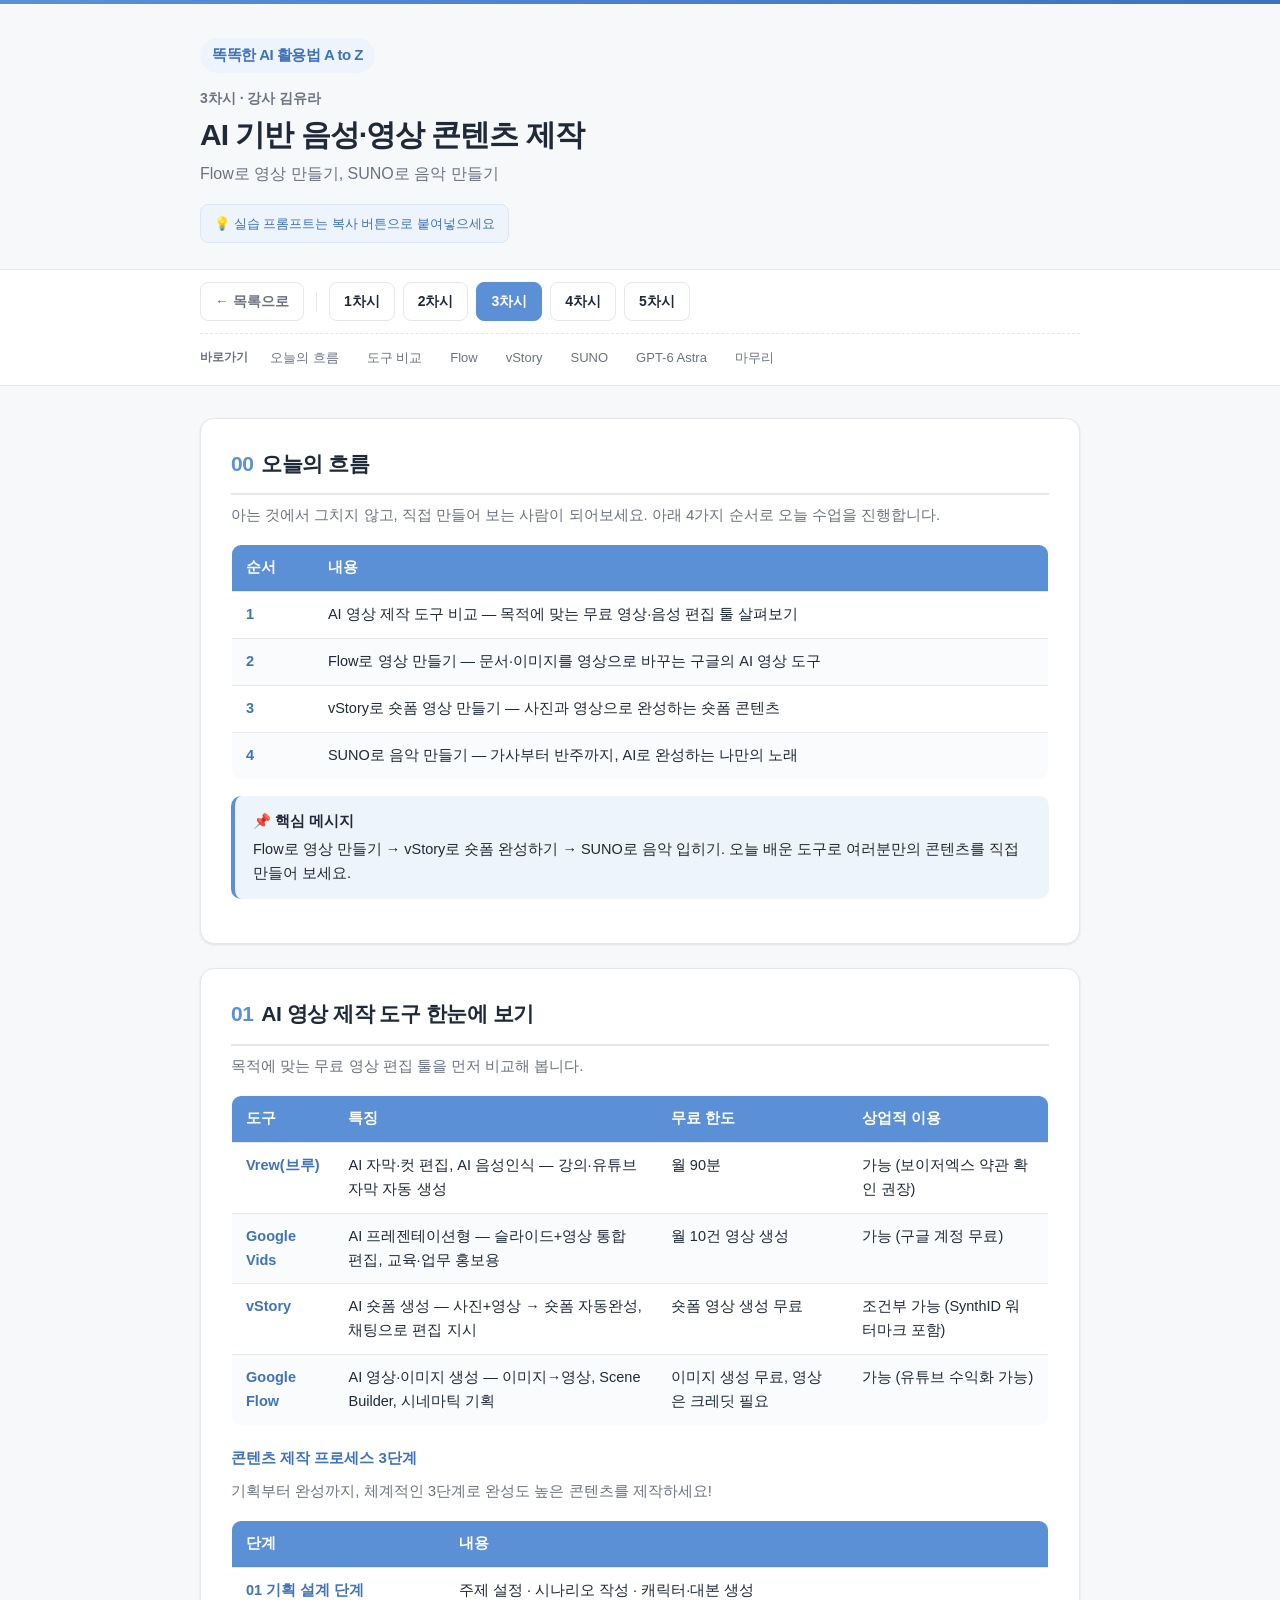
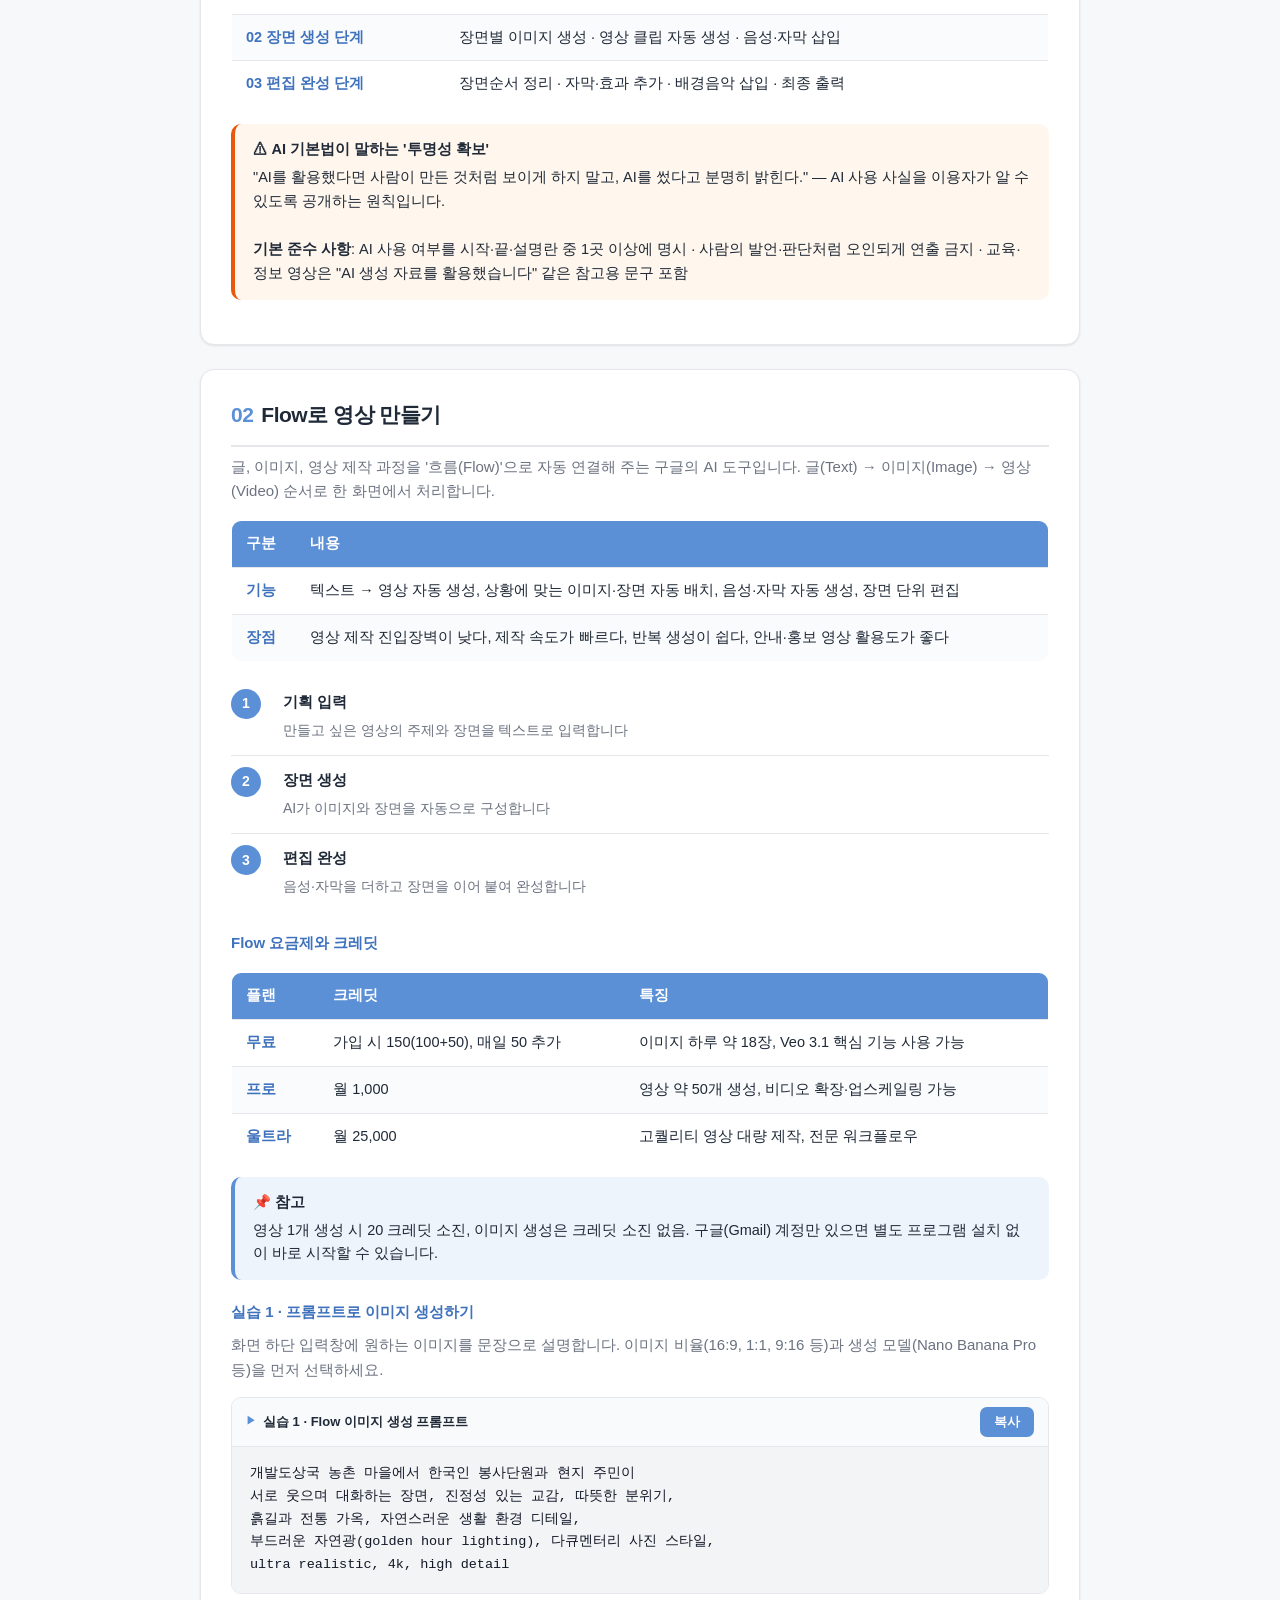
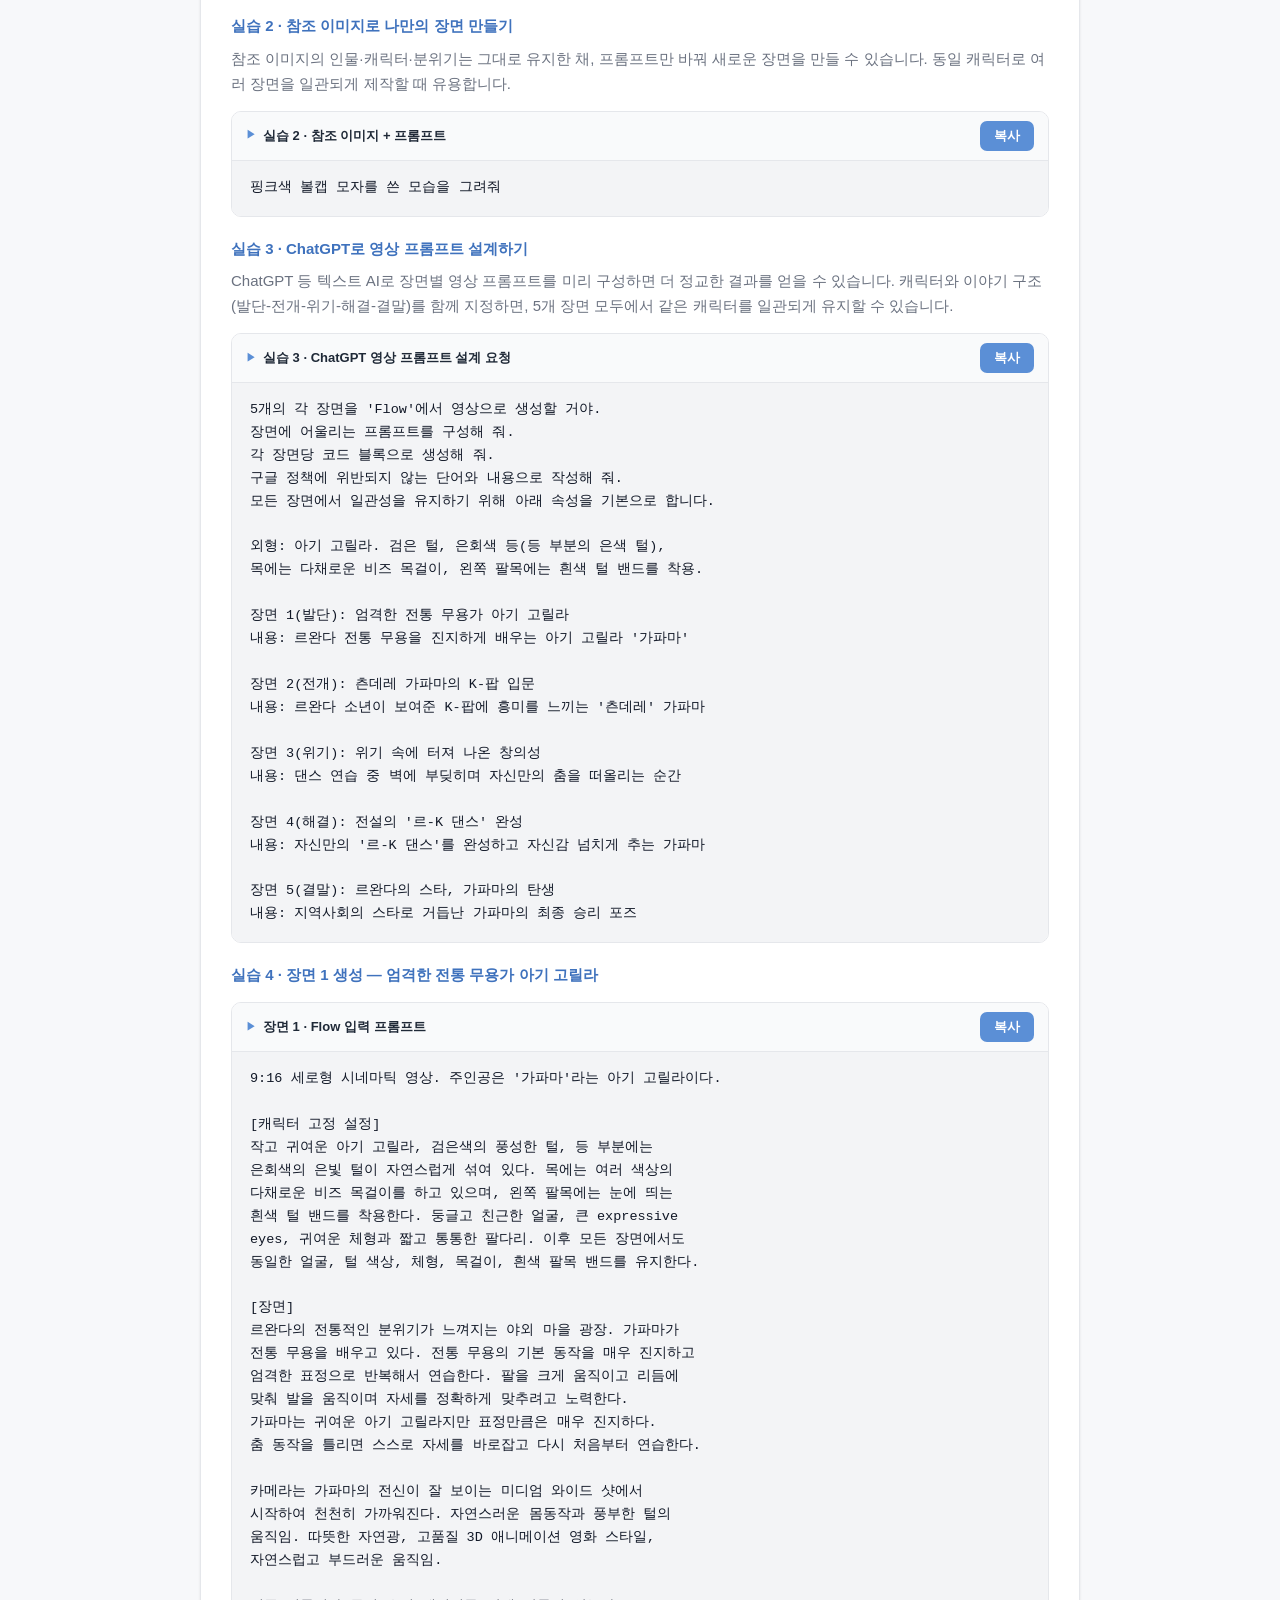
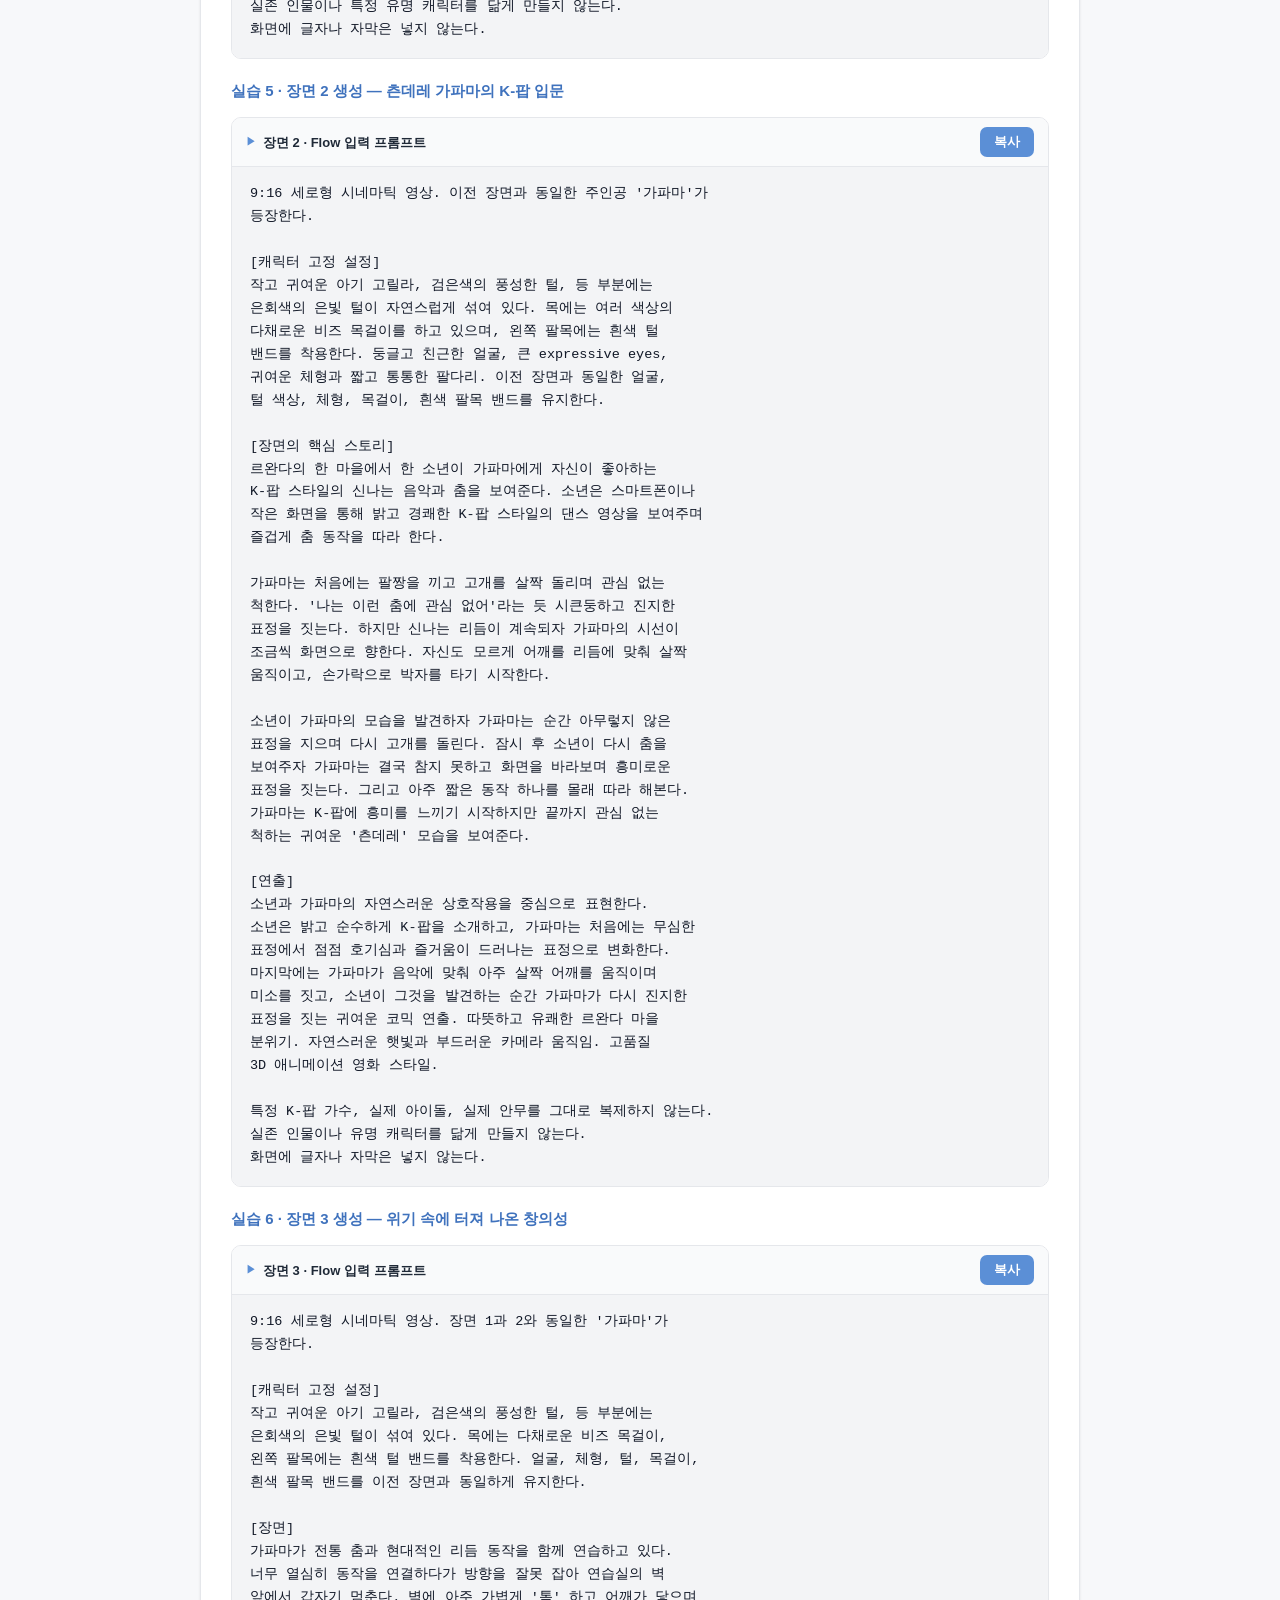
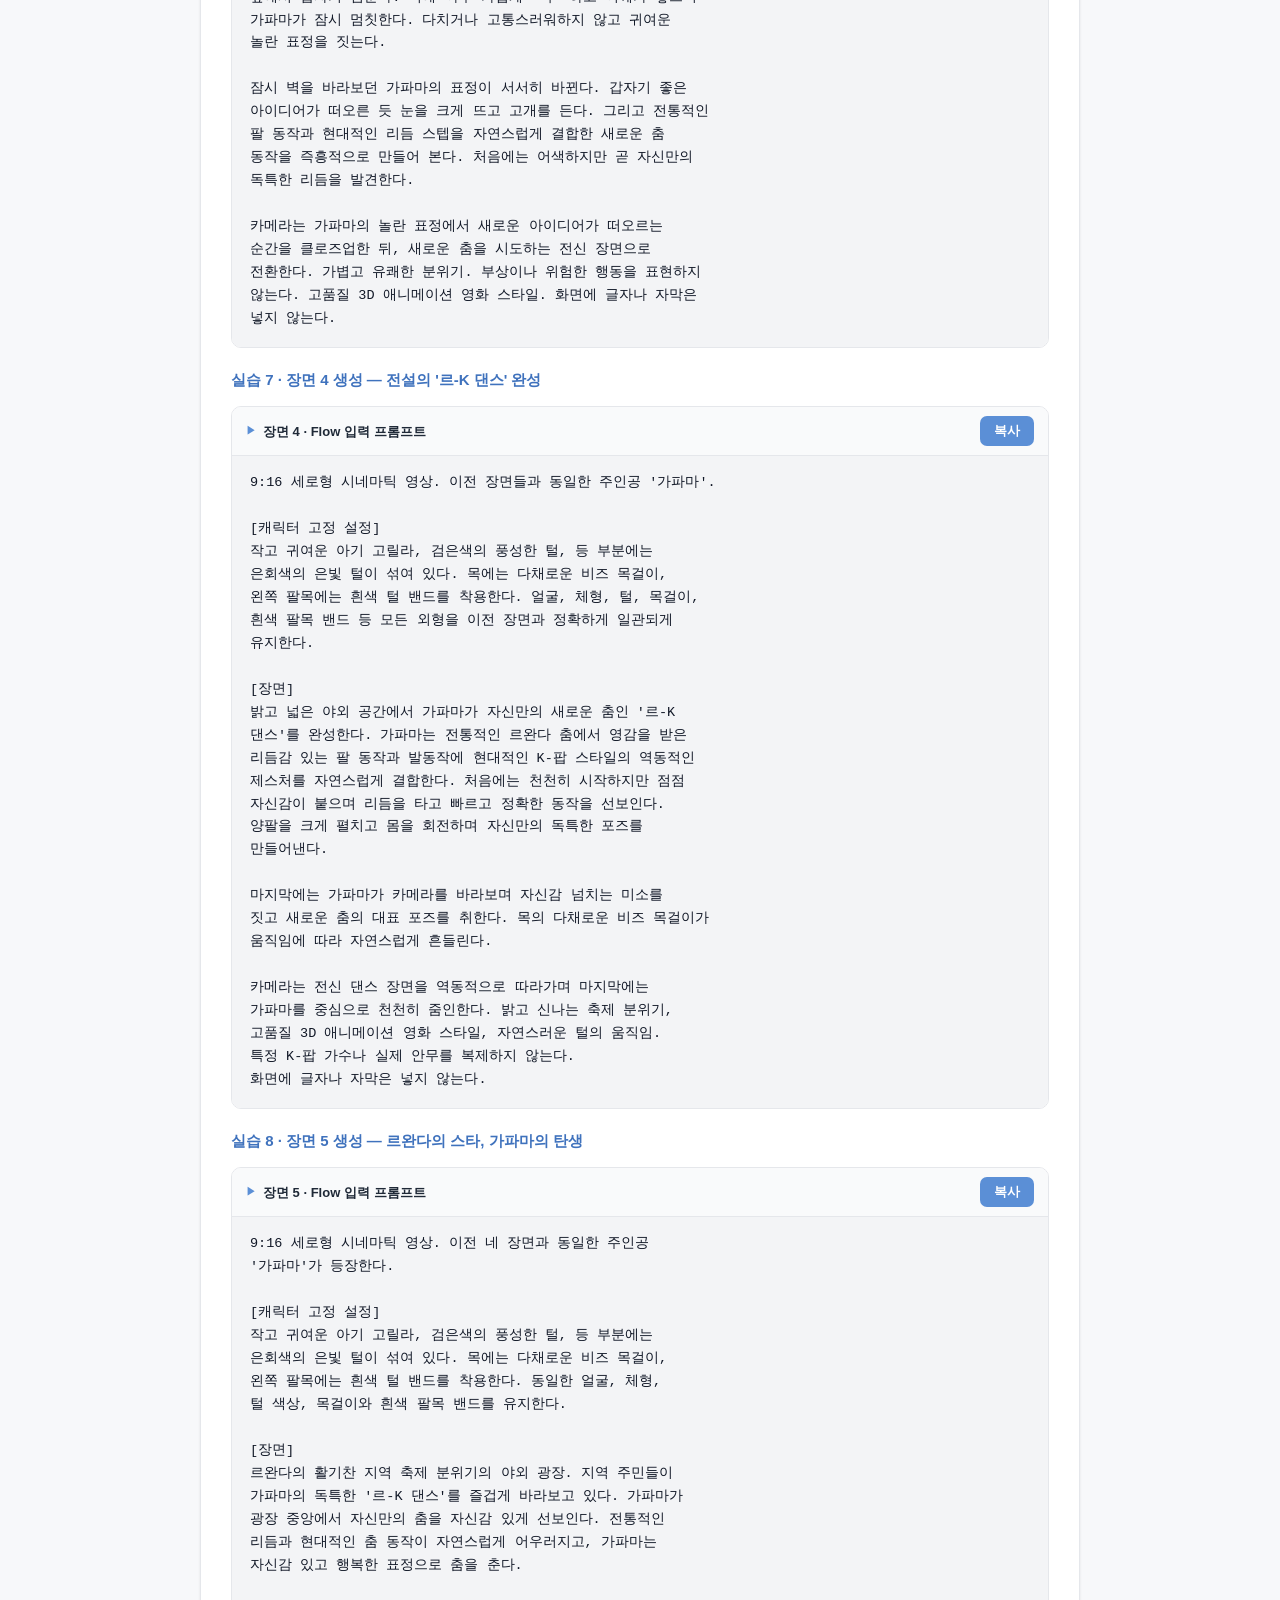
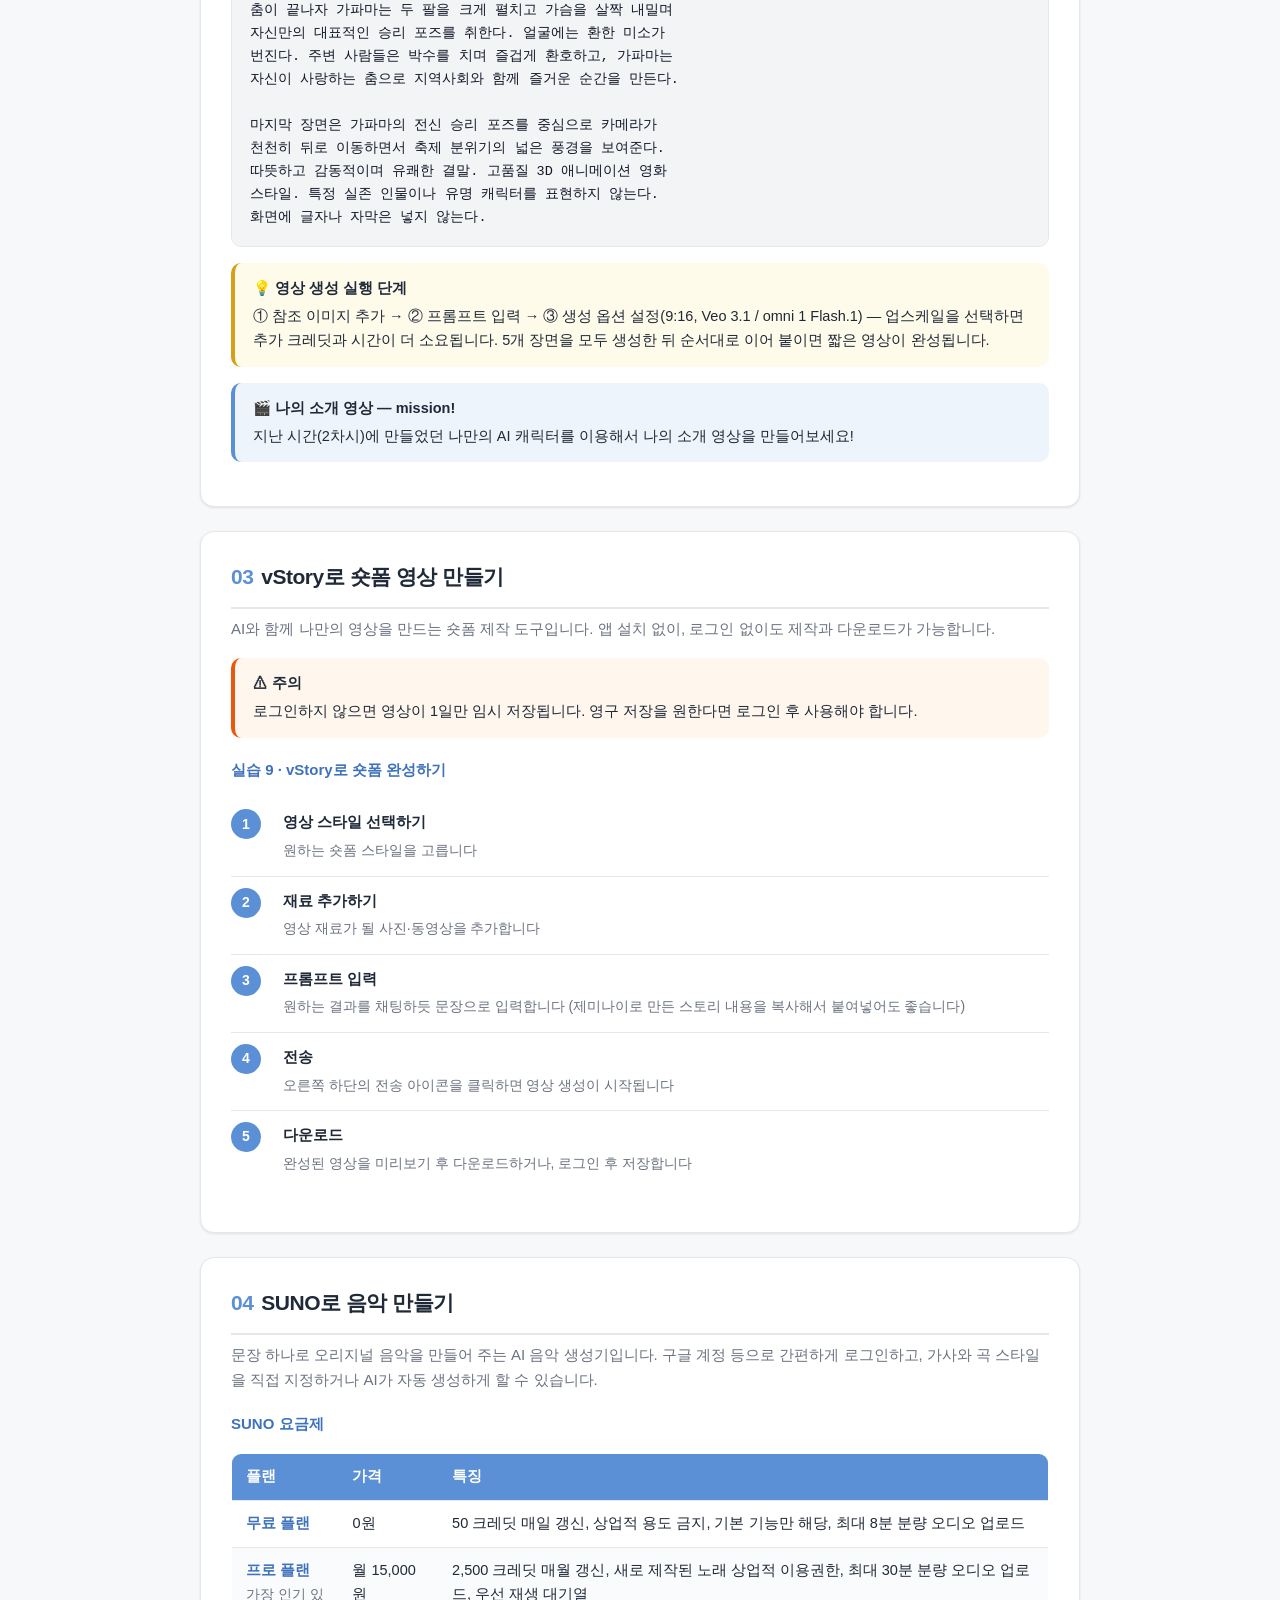
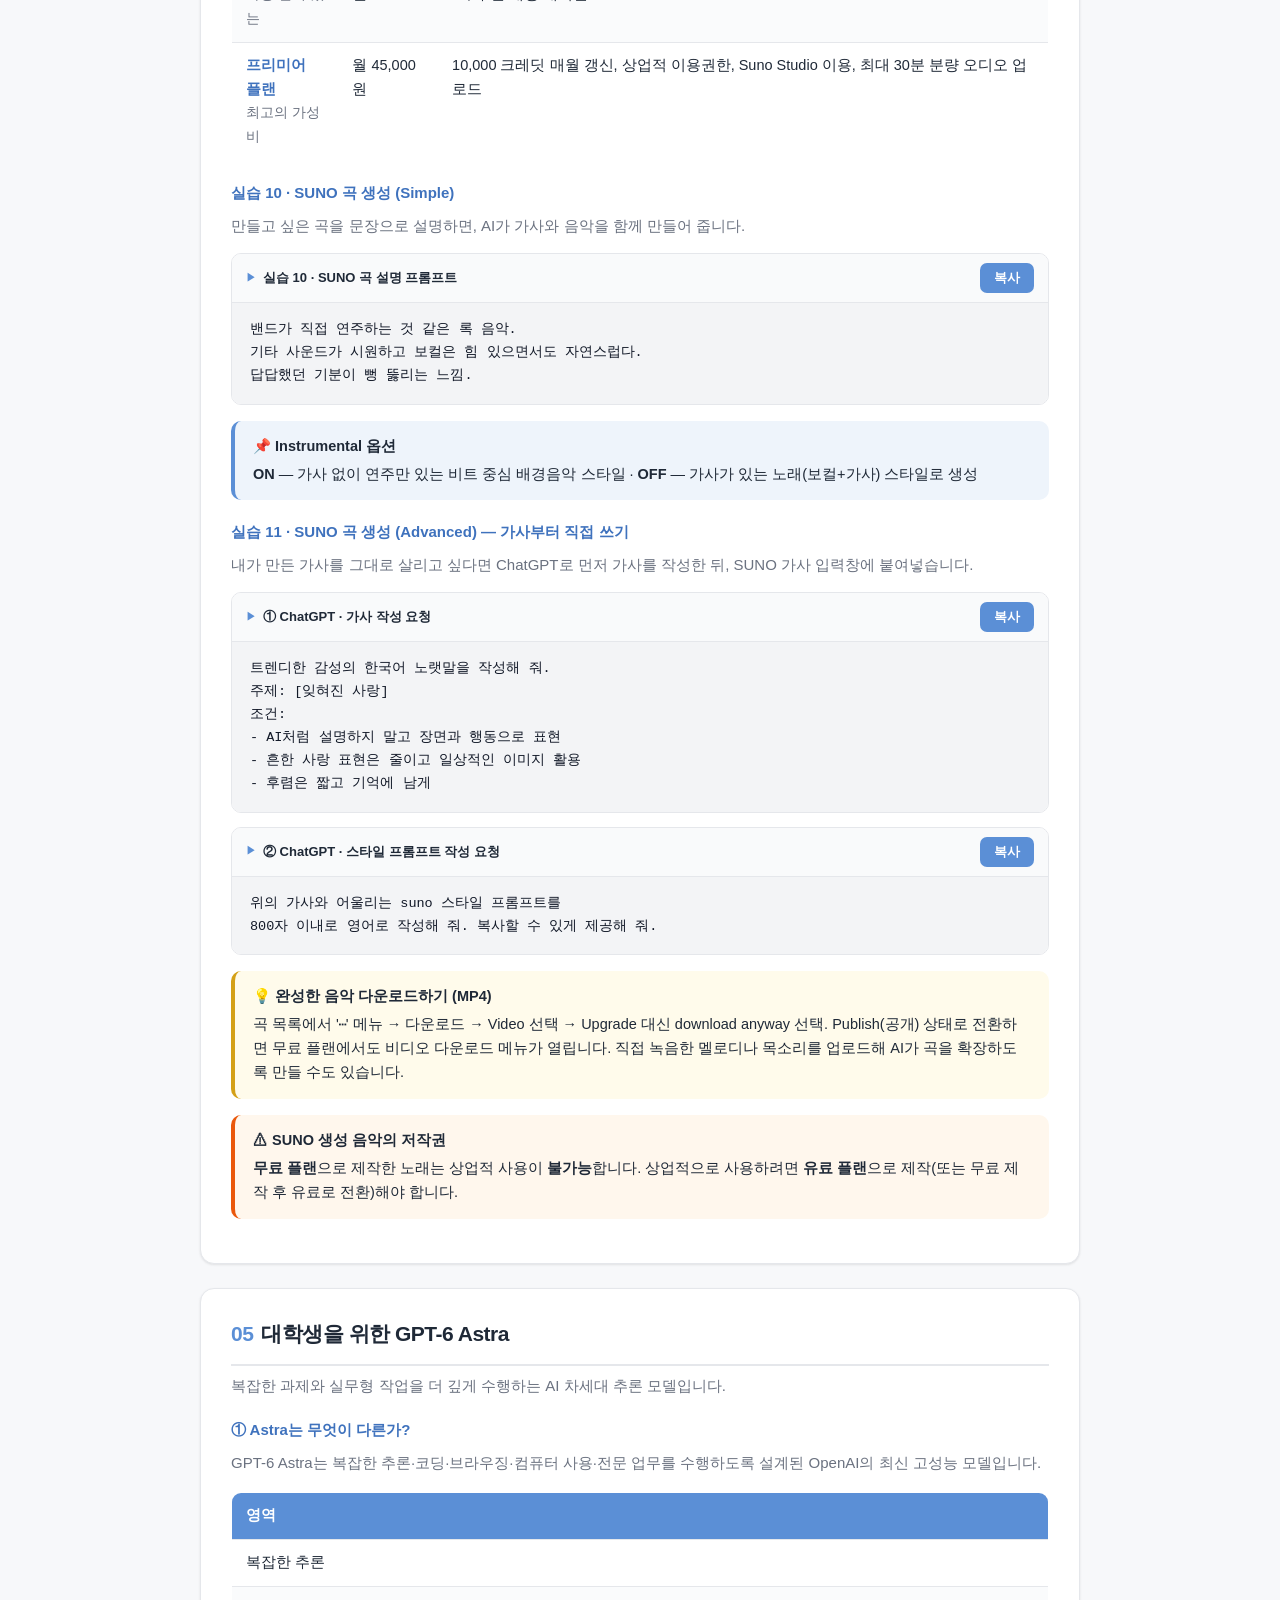
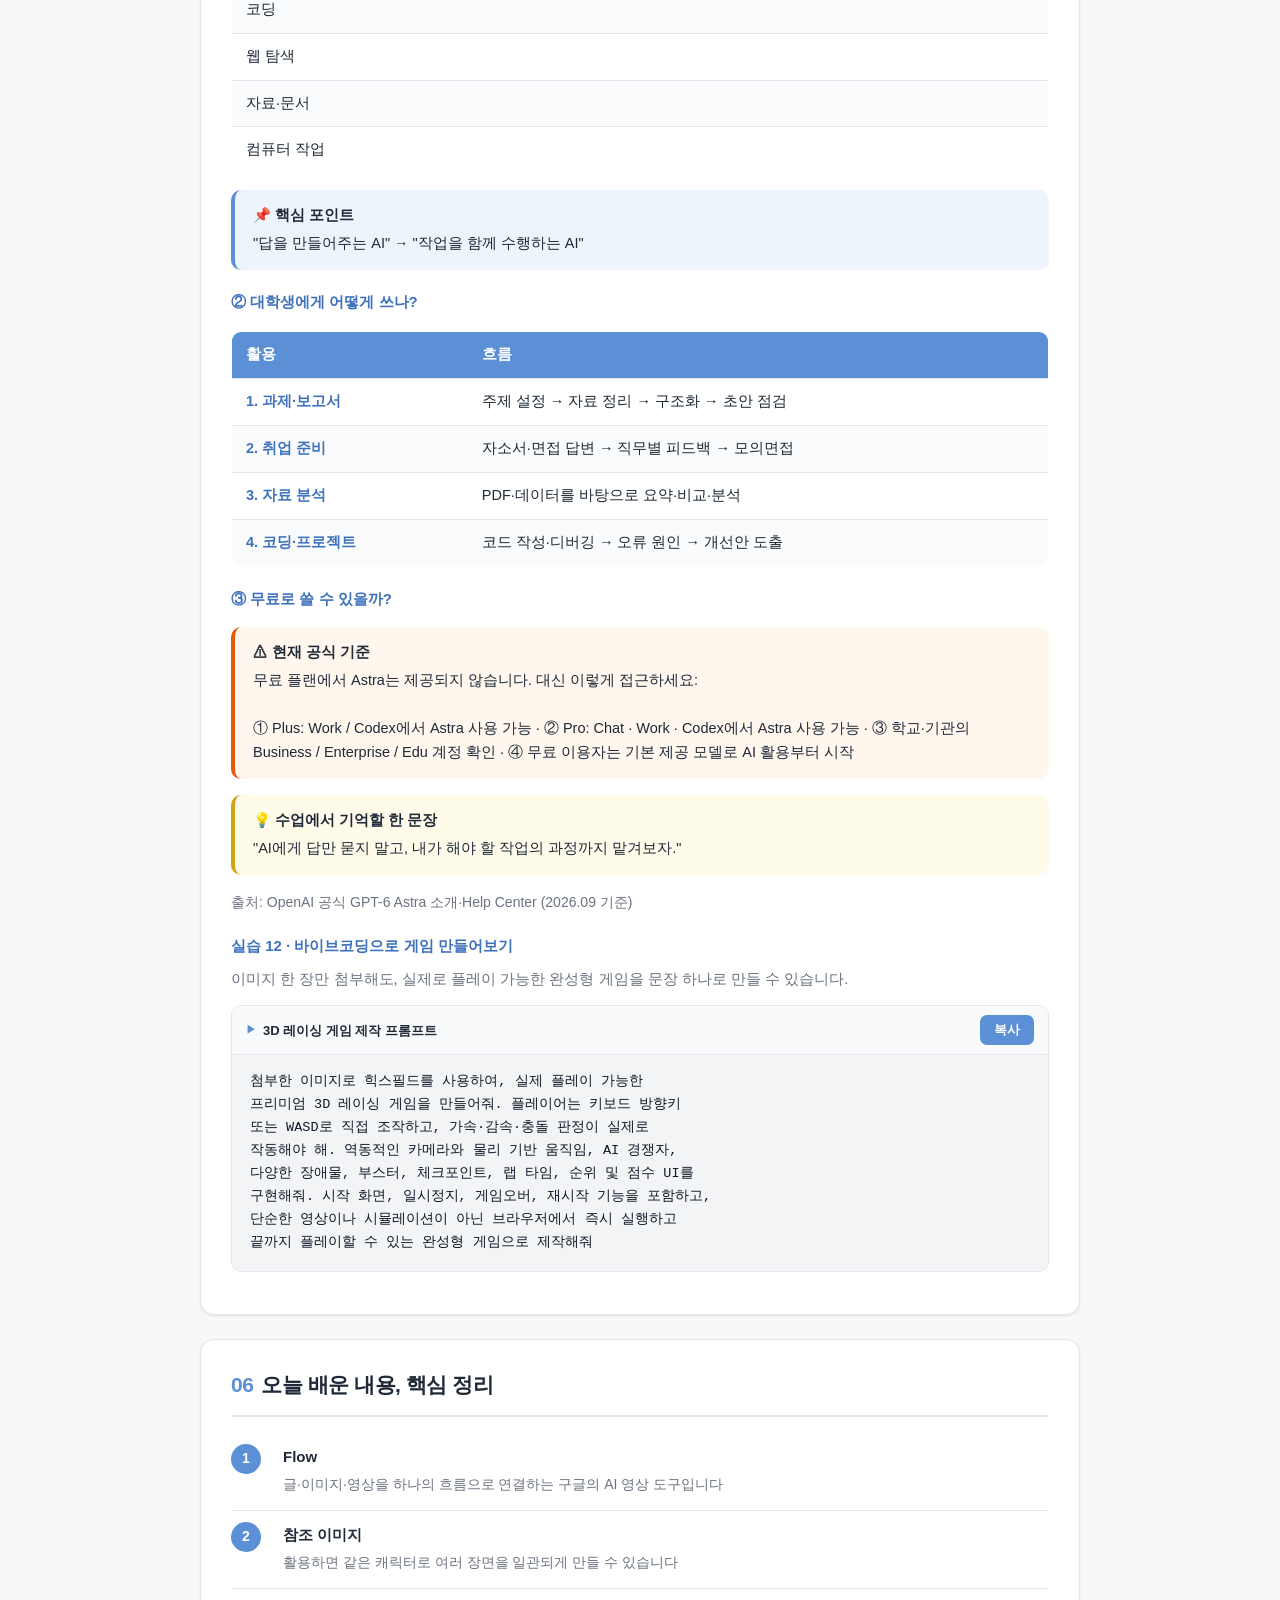
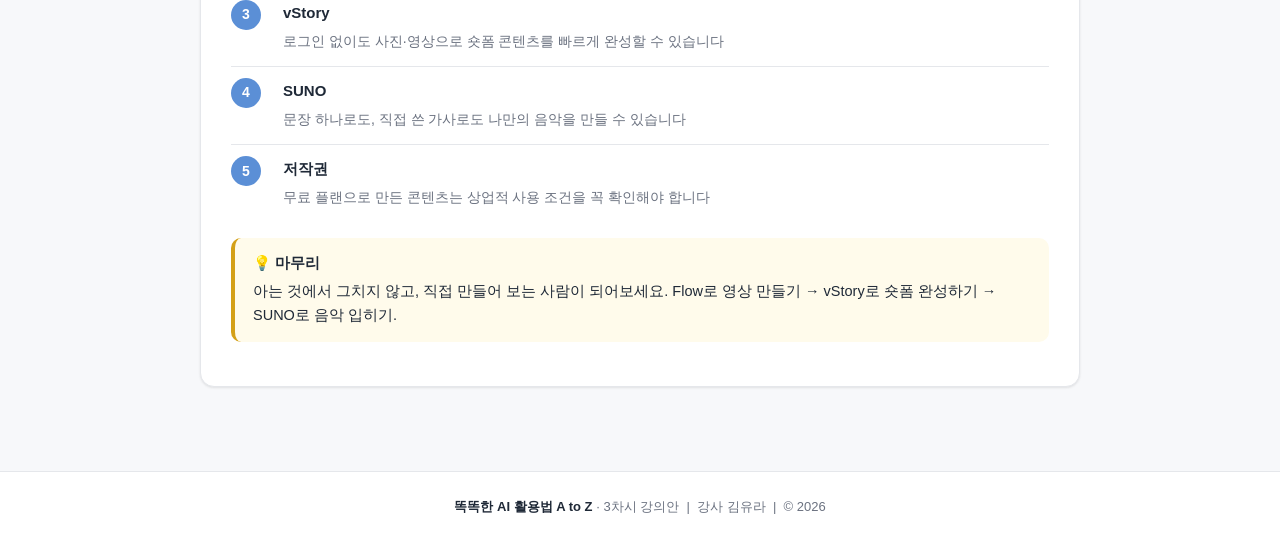
<file: session_3.html>
<!DOCTYPE html>
<html lang="ko">
<head>
<meta charset="UTF-8">
<meta name="viewport" content="width=device-width, initial-scale=1.0">
<title>3차시 · AI 기반 음성·영상 콘텐츠 제작 · 똑똑한 AI 활용법 A to Z</title>
<link rel="stylesheet" href="style.css">
</head>
<body class="page-session">

<div class="statusbar"></div>

<header class="header">
  <div class="wrap">
    <span class="logo"></span>
    <p class="eyebrow"></p>
    <h1>AI 기반 음성·영상 콘텐츠 제작</h1>
    <p class="subtitle">Flow로 영상 만들기, SUNO로 음악 만들기</p>
    <span class="guide">💡 실습 프롬프트는 복사 버튼으로 붙여넣으세요</span>
  </div>
</header>

<nav class="nav" id="site-nav"></nav>

<main>
  <div class="wrap">

    <section class="card" id="flow">
      <h2><span class="num">00</span>오늘의 흐름</h2>
      <p class="lead">아는 것에서 그치지 않고, 직접 만들어 보는 사람이 되어보세요. 아래 4가지 순서로 오늘 수업을 진행합니다.</p>

      <table class="table">
        <thead><tr><th>순서</th><th>내용</th></tr></thead>
        <tbody>
          <tr><td><strong>1</strong></td><td>AI 영상 제작 도구 비교 — 목적에 맞는 무료 영상·음성 편집 툴 살펴보기</td></tr>
          <tr><td><strong>2</strong></td><td>Flow로 영상 만들기 — 문서·이미지를 영상으로 바꾸는 구글의 AI 영상 도구</td></tr>
          <tr><td><strong>3</strong></td><td>vStory로 숏폼 영상 만들기 — 사진과 영상으로 완성하는 숏폼 콘텐츠</td></tr>
          <tr><td><strong>4</strong></td><td>SUNO로 음악 만들기 — 가사부터 반주까지, AI로 완성하는 나만의 노래</td></tr>
        </tbody>
      </table>

      <div class="box note">
        <span class="box-title">📌 핵심 메시지</span>
        Flow로 영상 만들기 → vStory로 숏폼 완성하기 → SUNO로 음악 입히기. 오늘 배운 도구로 여러분만의 콘텐츠를 직접 만들어 보세요.
      </div>
    </section>

    <section class="card" id="tools">
      <h2><span class="num">01</span>AI 영상 제작 도구 한눈에 보기</h2>
      <p class="lead">목적에 맞는 무료 영상 편집 툴을 먼저 비교해 봅니다.</p>

      <table class="table">
        <thead><tr><th>도구</th><th>특징</th><th>무료 한도</th><th>상업적 이용</th></tr></thead>
        <tbody>
          <tr><td><strong>Vrew(브루)</strong></td><td>AI 자막·컷 편집, AI 음성인식 — 강의·유튜브 자막 자동 생성</td><td>월 90분</td><td>가능 (보이저엑스 약관 확인 권장)</td></tr>
          <tr><td><strong>Google Vids</strong></td><td>AI 프레젠테이션형 — 슬라이드+영상 통합 편집, 교육·업무 홍보용</td><td>월 10건 영상 생성</td><td>가능 (구글 계정 무료)</td></tr>
          <tr><td><strong>vStory</strong></td><td>AI 숏폼 생성 — 사진+영상 → 숏폼 자동완성, 채팅으로 편집 지시</td><td>숏폼 영상 생성 무료</td><td>조건부 가능 (SynthID 워터마크 포함)</td></tr>
          <tr><td><strong>Google Flow</strong></td><td>AI 영상·이미지 생성 — 이미지→영상, Scene Builder, 시네마틱 기획</td><td>이미지 생성 무료, 영상은 크레딧 필요</td><td>가능 (유튜브 수익화 가능)</td></tr>
        </tbody>
      </table>

      <h3>콘텐츠 제작 프로세스 3단계</h3>
      <p class="lead">기획부터 완성까지, 체계적인 3단계로 완성도 높은 콘텐츠를 제작하세요!</p>
      <table class="table">
        <thead><tr><th>단계</th><th>내용</th></tr></thead>
        <tbody>
          <tr><td><strong>01 기획 설계 단계</strong></td><td>주제 설정 · 시나리오 작성 · 캐릭터·대본 생성</td></tr>
          <tr><td><strong>02 장면 생성 단계</strong></td><td>장면별 이미지 생성 · 영상 클립 자동 생성 · 음성·자막 삽입</td></tr>
          <tr><td><strong>03 편집 완성 단계</strong></td><td>장면순서 정리 · 자막·효과 추가 · 배경음악 삽입 · 최종 출력</td></tr>
        </tbody>
      </table>

      <div class="box warn">
        <span class="box-title">⚠ AI 기본법이 말하는 '투명성 확보'</span>
        "AI를 활용했다면 사람이 만든 것처럼 보이게 하지 말고, AI를 썼다고 분명히 밝힌다." — AI 사용 사실을 이용자가 알 수 있도록 공개하는 원칙입니다.
        <br><br>
        <b>기본 준수 사항</b>: AI 사용 여부를 시작·끝·설명란 중 1곳 이상에 명시 · 사람의 발언·판단처럼 오인되게 연출 금지 · 교육·정보 영상은 "AI 생성 자료를 활용했습니다" 같은 참고용 문구 포함
      </div>
    </section>

    <section class="card" id="googleflow">
      <h2><span class="num">02</span>Flow로 영상 만들기</h2>
      <p class="lead">글, 이미지, 영상 제작 과정을 '흐름(Flow)'으로 자동 연결해 주는 구글의 AI 도구입니다. 글(Text) → 이미지(Image) → 영상(Video) 순서로 한 화면에서 처리합니다.</p>

      <table class="table">
        <thead><tr><th>구분</th><th>내용</th></tr></thead>
        <tbody>
          <tr><td><strong>기능</strong></td><td>텍스트 → 영상 자동 생성, 상황에 맞는 이미지·장면 자동 배치, 음성·자막 자동 생성, 장면 단위 편집</td></tr>
          <tr><td><strong>장점</strong></td><td>영상 제작 진입장벽이 낮다, 제작 속도가 빠르다, 반복 생성이 쉽다, 안내·홍보 영상 활용도가 좋다</td></tr>
        </tbody>
      </table>

      <ol class="steps">
        <li><b>기획 입력</b><span>만들고 싶은 영상의 주제와 장면을 텍스트로 입력합니다</span></li>
        <li><b>장면 생성</b><span>AI가 이미지와 장면을 자동으로 구성합니다</span></li>
        <li><b>편집 완성</b><span>음성·자막을 더하고 장면을 이어 붙여 완성합니다</span></li>
      </ol>

      <h3>Flow 요금제와 크레딧</h3>
      <table class="table">
        <thead><tr><th>플랜</th><th>크레딧</th><th>특징</th></tr></thead>
        <tbody>
          <tr><td><strong>무료</strong></td><td>가입 시 150(100+50), 매일 50 추가</td><td>이미지 하루 약 18장, Veo 3.1 핵심 기능 사용 가능</td></tr>
          <tr><td><strong>프로</strong></td><td>월 1,000</td><td>영상 약 50개 생성, 비디오 확장·업스케일링 가능</td></tr>
          <tr><td><strong>울트라</strong></td><td>월 25,000</td><td>고퀄리티 영상 대량 제작, 전문 워크플로우</td></tr>
        </tbody>
      </table>
      <div class="box note">
        <span class="box-title">📌 참고</span>
        영상 1개 생성 시 20 크레딧 소진, 이미지 생성은 크레딧 소진 없음. 구글(Gmail) 계정만 있으면 별도 프로그램 설치 없이 바로 시작할 수 있습니다.
      </div>

      <h3>실습 1 · 프롬프트로 이미지 생성하기</h3>
      <p class="lead">화면 하단 입력창에 원하는 이미지를 문장으로 설명합니다. 이미지 비율(16:9, 1:1, 9:16 등)과 생성 모델(Nano Banana Pro 등)을 먼저 선택하세요.</p>
      <div class="prompt">
        <div class="prompt-head"><span class="label">실습 1 · Flow 이미지 생성 프롬프트</span><button class="copy-btn" onclick="copyPrompt(this)">복사</button></div>
        <pre>개발도상국 농촌 마을에서 한국인 봉사단원과 현지 주민이
서로 웃으며 대화하는 장면, 진정성 있는 교감, 따뜻한 분위기,
흙길과 전통 가옥, 자연스러운 생활 환경 디테일,
부드러운 자연광(golden hour lighting), 다큐멘터리 사진 스타일,
ultra realistic, 4k, high detail</pre>
      </div>

      <h3>실습 2 · 참조 이미지로 나만의 장면 만들기</h3>
      <p class="lead">참조 이미지의 인물·캐릭터·분위기는 그대로 유지한 채, 프롬프트만 바꿔 새로운 장면을 만들 수 있습니다. 동일 캐릭터로 여러 장면을 일관되게 제작할 때 유용합니다.</p>
      <div class="prompt">
        <div class="prompt-head"><span class="label">실습 2 · 참조 이미지 + 프롬프트</span><button class="copy-btn" onclick="copyPrompt(this)">복사</button></div>
        <pre>핑크색 볼캡 모자를 쓴 모습을 그려줘</pre>
      </div>

      <h3>실습 3 · ChatGPT로 영상 프롬프트 설계하기</h3>
      <p class="lead">ChatGPT 등 텍스트 AI로 장면별 영상 프롬프트를 미리 구성하면 더 정교한 결과를 얻을 수 있습니다. 캐릭터와 이야기 구조(발단-전개-위기-해결-결말)를 함께 지정하면, 5개 장면 모두에서 같은 캐릭터를 일관되게 유지할 수 있습니다.</p>
      <div class="prompt">
        <div class="prompt-head"><span class="label">실습 3 · ChatGPT 영상 프롬프트 설계 요청</span><button class="copy-btn" onclick="copyPrompt(this)">복사</button></div>
        <pre>5개의 각 장면을 'Flow'에서 영상으로 생성할 거야.
장면에 어울리는 프롬프트를 구성해 줘.
각 장면당 코드 블록으로 생성해 줘.
구글 정책에 위반되지 않는 단어와 내용으로 작성해 줘.
모든 장면에서 일관성을 유지하기 위해 아래 속성을 기본으로 합니다.

외형: 아기 고릴라. 검은 털, 은회색 등(등 부분의 은색 털),
목에는 다채로운 비즈 목걸이, 왼쪽 팔목에는 흰색 털 밴드를 착용.

장면 1(발단): 엄격한 전통 무용가 아기 고릴라
내용: 르완다 전통 무용을 진지하게 배우는 아기 고릴라 '가파마'

장면 2(전개): 츤데레 가파마의 K-팝 입문
내용: 르완다 소년이 보여준 K-팝에 흥미를 느끼는 '츤데레' 가파마

장면 3(위기): 위기 속에 터져 나온 창의성
내용: 댄스 연습 중 벽에 부딪히며 자신만의 춤을 떠올리는 순간

장면 4(해결): 전설의 '르-K 댄스' 완성
내용: 자신만의 '르-K 댄스'를 완성하고 자신감 넘치게 추는 가파마

장면 5(결말): 르완다의 스타, 가파마의 탄생
내용: 지역사회의 스타로 거듭난 가파마의 최종 승리 포즈</pre>
      </div>

      <h3>실습 4 · 장면 1 생성 — 엄격한 전통 무용가 아기 고릴라</h3>
      <div class="prompt">
        <div class="prompt-head"><span class="label">장면 1 · Flow 입력 프롬프트</span><button class="copy-btn" onclick="copyPrompt(this)">복사</button></div>
        <pre>9:16 세로형 시네마틱 영상. 주인공은 '가파마'라는 아기 고릴라이다.

[캐릭터 고정 설정]
작고 귀여운 아기 고릴라, 검은색의 풍성한 털, 등 부분에는
은회색의 은빛 털이 자연스럽게 섞여 있다. 목에는 여러 색상의
다채로운 비즈 목걸이를 하고 있으며, 왼쪽 팔목에는 눈에 띄는
흰색 털 밴드를 착용한다. 둥글고 친근한 얼굴, 큰 expressive
eyes, 귀여운 체형과 짧고 통통한 팔다리. 이후 모든 장면에서도
동일한 얼굴, 털 색상, 체형, 목걸이, 흰색 팔목 밴드를 유지한다.

[장면]
르완다의 전통적인 분위기가 느껴지는 야외 마을 광장. 가파마가
전통 무용을 배우고 있다. 전통 무용의 기본 동작을 매우 진지하고
엄격한 표정으로 반복해서 연습한다. 팔을 크게 움직이고 리듬에
맞춰 발을 움직이며 자세를 정확하게 맞추려고 노력한다.
가파마는 귀여운 아기 고릴라지만 표정만큼은 매우 진지하다.
춤 동작을 틀리면 스스로 자세를 바로잡고 다시 처음부터 연습한다.

카메라는 가파마의 전신이 잘 보이는 미디엄 와이드 샷에서
시작하여 천천히 가까워진다. 자연스러운 몸동작과 풍부한 털의
움직임. 따뜻한 자연광, 고품질 3D 애니메이션 영화 스타일,
자연스럽고 부드러운 움직임.

실존 인물이나 특정 유명 캐릭터를 닮게 만들지 않는다.
화면에 글자나 자막은 넣지 않는다.</pre>
      </div>

      <h3>실습 5 · 장면 2 생성 — 츤데레 가파마의 K-팝 입문</h3>
      <div class="prompt">
        <div class="prompt-head"><span class="label">장면 2 · Flow 입력 프롬프트</span><button class="copy-btn" onclick="copyPrompt(this)">복사</button></div>
        <pre>9:16 세로형 시네마틱 영상. 이전 장면과 동일한 주인공 '가파마'가
등장한다.

[캐릭터 고정 설정]
작고 귀여운 아기 고릴라, 검은색의 풍성한 털, 등 부분에는
은회색의 은빛 털이 자연스럽게 섞여 있다. 목에는 여러 색상의
다채로운 비즈 목걸이를 하고 있으며, 왼쪽 팔목에는 흰색 털
밴드를 착용한다. 둥글고 친근한 얼굴, 큰 expressive eyes,
귀여운 체형과 짧고 통통한 팔다리. 이전 장면과 동일한 얼굴,
털 색상, 체형, 목걸이, 흰색 팔목 밴드를 유지한다.

[장면의 핵심 스토리]
르완다의 한 마을에서 한 소년이 가파마에게 자신이 좋아하는
K-팝 스타일의 신나는 음악과 춤을 보여준다. 소년은 스마트폰이나
작은 화면을 통해 밝고 경쾌한 K-팝 스타일의 댄스 영상을 보여주며
즐겁게 춤 동작을 따라 한다.

가파마는 처음에는 팔짱을 끼고 고개를 살짝 돌리며 관심 없는
척한다. '나는 이런 춤에 관심 없어'라는 듯 시큰둥하고 진지한
표정을 짓는다. 하지만 신나는 리듬이 계속되자 가파마의 시선이
조금씩 화면으로 향한다. 자신도 모르게 어깨를 리듬에 맞춰 살짝
움직이고, 손가락으로 박자를 타기 시작한다.

소년이 가파마의 모습을 발견하자 가파마는 순간 아무렇지 않은
표정을 지으며 다시 고개를 돌린다. 잠시 후 소년이 다시 춤을
보여주자 가파마는 결국 참지 못하고 화면을 바라보며 흥미로운
표정을 짓는다. 그리고 아주 짧은 동작 하나를 몰래 따라 해본다.
가파마는 K-팝에 흥미를 느끼기 시작하지만 끝까지 관심 없는
척하는 귀여운 '츤데레' 모습을 보여준다.

[연출]
소년과 가파마의 자연스러운 상호작용을 중심으로 표현한다.
소년은 밝고 순수하게 K-팝을 소개하고, 가파마는 처음에는 무심한
표정에서 점점 호기심과 즐거움이 드러나는 표정으로 변화한다.
마지막에는 가파마가 음악에 맞춰 아주 살짝 어깨를 움직이며
미소를 짓고, 소년이 그것을 발견하는 순간 가파마가 다시 진지한
표정을 짓는 귀여운 코믹 연출. 따뜻하고 유쾌한 르완다 마을
분위기. 자연스러운 햇빛과 부드러운 카메라 움직임. 고품질
3D 애니메이션 영화 스타일.

특정 K-팝 가수, 실제 아이돌, 실제 안무를 그대로 복제하지 않는다.
실존 인물이나 유명 캐릭터를 닮게 만들지 않는다.
화면에 글자나 자막은 넣지 않는다.</pre>
      </div>

      <h3>실습 6 · 장면 3 생성 — 위기 속에 터져 나온 창의성</h3>
      <div class="prompt">
        <div class="prompt-head"><span class="label">장면 3 · Flow 입력 프롬프트</span><button class="copy-btn" onclick="copyPrompt(this)">복사</button></div>
        <pre>9:16 세로형 시네마틱 영상. 장면 1과 2와 동일한 '가파마'가
등장한다.

[캐릭터 고정 설정]
작고 귀여운 아기 고릴라, 검은색의 풍성한 털, 등 부분에는
은회색의 은빛 털이 섞여 있다. 목에는 다채로운 비즈 목걸이,
왼쪽 팔목에는 흰색 털 밴드를 착용한다. 얼굴, 체형, 털, 목걸이,
흰색 팔목 밴드를 이전 장면과 동일하게 유지한다.

[장면]
가파마가 전통 춤과 현대적인 리듬 동작을 함께 연습하고 있다.
너무 열심히 동작을 연결하다가 방향을 잘못 잡아 연습실의 벽
앞에서 갑자기 멈춘다. 벽에 아주 가볍게 '톡' 하고 어깨가 닿으며
가파마가 잠시 멈칫한다. 다치거나 고통스러워하지 않고 귀여운
놀란 표정을 짓는다.

잠시 벽을 바라보던 가파마의 표정이 서서히 바뀐다. 갑자기 좋은
아이디어가 떠오른 듯 눈을 크게 뜨고 고개를 든다. 그리고 전통적인
팔 동작과 현대적인 리듬 스텝을 자연스럽게 결합한 새로운 춤
동작을 즉흥적으로 만들어 본다. 처음에는 어색하지만 곧 자신만의
독특한 리듬을 발견한다.

카메라는 가파마의 놀란 표정에서 새로운 아이디어가 떠오르는
순간을 클로즈업한 뒤, 새로운 춤을 시도하는 전신 장면으로
전환한다. 가볍고 유쾌한 분위기. 부상이나 위험한 행동을 표현하지
않는다. 고품질 3D 애니메이션 영화 스타일. 화면에 글자나 자막은
넣지 않는다.</pre>
      </div>

      <h3>실습 7 · 장면 4 생성 — 전설의 '르-K 댄스' 완성</h3>
      <div class="prompt">
        <div class="prompt-head"><span class="label">장면 4 · Flow 입력 프롬프트</span><button class="copy-btn" onclick="copyPrompt(this)">복사</button></div>
        <pre>9:16 세로형 시네마틱 영상. 이전 장면들과 동일한 주인공 '가파마'.

[캐릭터 고정 설정]
작고 귀여운 아기 고릴라, 검은색의 풍성한 털, 등 부분에는
은회색의 은빛 털이 섞여 있다. 목에는 다채로운 비즈 목걸이,
왼쪽 팔목에는 흰색 털 밴드를 착용한다. 얼굴, 체형, 털, 목걸이,
흰색 팔목 밴드 등 모든 외형을 이전 장면과 정확하게 일관되게
유지한다.

[장면]
밝고 넓은 야외 공간에서 가파마가 자신만의 새로운 춤인 '르-K
댄스'를 완성한다. 가파마는 전통적인 르완다 춤에서 영감을 받은
리듬감 있는 팔 동작과 발동작에 현대적인 K-팝 스타일의 역동적인
제스처를 자연스럽게 결합한다. 처음에는 천천히 시작하지만 점점
자신감이 붙으며 리듬을 타고 빠르고 정확한 동작을 선보인다.
양팔을 크게 펼치고 몸을 회전하며 자신만의 독특한 포즈를
만들어낸다.

마지막에는 가파마가 카메라를 바라보며 자신감 넘치는 미소를
짓고 새로운 춤의 대표 포즈를 취한다. 목의 다채로운 비즈 목걸이가
움직임에 따라 자연스럽게 흔들린다.

카메라는 전신 댄스 장면을 역동적으로 따라가며 마지막에는
가파마를 중심으로 천천히 줌인한다. 밝고 신나는 축제 분위기,
고품질 3D 애니메이션 영화 스타일, 자연스러운 털의 움직임.
특정 K-팝 가수나 실제 안무를 복제하지 않는다.
화면에 글자나 자막은 넣지 않는다.</pre>
      </div>

      <h3>실습 8 · 장면 5 생성 — 르완다의 스타, 가파마의 탄생</h3>
      <div class="prompt">
        <div class="prompt-head"><span class="label">장면 5 · Flow 입력 프롬프트</span><button class="copy-btn" onclick="copyPrompt(this)">복사</button></div>
        <pre>9:16 세로형 시네마틱 영상. 이전 네 장면과 동일한 주인공
'가파마'가 등장한다.

[캐릭터 고정 설정]
작고 귀여운 아기 고릴라, 검은색의 풍성한 털, 등 부분에는
은회색의 은빛 털이 섞여 있다. 목에는 다채로운 비즈 목걸이,
왼쪽 팔목에는 흰색 털 밴드를 착용한다. 동일한 얼굴, 체형,
털 색상, 목걸이와 흰색 팔목 밴드를 유지한다.

[장면]
르완다의 활기찬 지역 축제 분위기의 야외 광장. 지역 주민들이
가파마의 독특한 '르-K 댄스'를 즐겁게 바라보고 있다. 가파마가
광장 중앙에서 자신만의 춤을 자신감 있게 선보인다. 전통적인
리듬과 현대적인 춤 동작이 자연스럽게 어우러지고, 가파마는
자신감 있고 행복한 표정으로 춤을 춘다.

춤이 끝나자 가파마는 두 팔을 크게 펼치고 가슴을 살짝 내밀며
자신만의 대표적인 승리 포즈를 취한다. 얼굴에는 환한 미소가
번진다. 주변 사람들은 박수를 치며 즐겁게 환호하고, 가파마는
자신이 사랑하는 춤으로 지역사회와 함께 즐거운 순간을 만든다.

마지막 장면은 가파마의 전신 승리 포즈를 중심으로 카메라가
천천히 뒤로 이동하면서 축제 분위기의 넓은 풍경을 보여준다.
따뜻하고 감동적이며 유쾌한 결말. 고품질 3D 애니메이션 영화
스타일. 특정 실존 인물이나 유명 캐릭터를 표현하지 않는다.
화면에 글자나 자막은 넣지 않는다.</pre>
      </div>

      <div class="box tip">
        <span class="box-title">💡 영상 생성 실행 단계</span>
        ① 참조 이미지 추가 → ② 프롬프트 입력 → ③ 생성 옵션 설정(9:16, Veo 3.1 / omni 1 Flash.1) — 업스케일을 선택하면 추가 크레딧과 시간이 더 소요됩니다. 5개 장면을 모두 생성한 뒤 순서대로 이어 붙이면 짧은 영상이 완성됩니다.
      </div>

      <div class="box note">
        <span class="box-title">🎬 나의 소개 영상 — mission!</span>
        지난 시간(2차시)에 만들었던 나만의 AI 캐릭터를 이용해서 나의 소개 영상을 만들어보세요!
      </div>
    </section>

    <section class="card" id="vstory">
      <h2><span class="num">03</span>vStory로 숏폼 영상 만들기</h2>
      <p class="lead">AI와 함께 나만의 영상을 만드는 숏폼 제작 도구입니다. 앱 설치 없이, 로그인 없이도 제작과 다운로드가 가능합니다.</p>

      <div class="box warn">
        <span class="box-title">⚠ 주의</span>
        로그인하지 않으면 영상이 1일만 임시 저장됩니다. 영구 저장을 원한다면 로그인 후 사용해야 합니다.
      </div>

      <h3>실습 9 · vStory로 숏폼 완성하기</h3>
      <ol class="steps">
        <li><b>영상 스타일 선택하기</b><span>원하는 숏폼 스타일을 고릅니다</span></li>
        <li><b>재료 추가하기</b><span>영상 재료가 될 사진·동영상을 추가합니다</span></li>
        <li><b>프롬프트 입력</b><span>원하는 결과를 채팅하듯 문장으로 입력합니다 (제미나이로 만든 스토리 내용을 복사해서 붙여넣어도 좋습니다)</span></li>
        <li><b>전송</b><span>오른쪽 하단의 전송 아이콘을 클릭하면 영상 생성이 시작됩니다</span></li>
        <li><b>다운로드</b><span>완성된 영상을 미리보기 후 다운로드하거나, 로그인 후 저장합니다</span></li>
      </ol>
    </section>

    <section class="card" id="suno">
      <h2><span class="num">04</span>SUNO로 음악 만들기</h2>
      <p class="lead">문장 하나로 오리지널 음악을 만들어 주는 AI 음악 생성기입니다. 구글 계정 등으로 간편하게 로그인하고, 가사와 곡 스타일을 직접 지정하거나 AI가 자동 생성하게 할 수 있습니다.</p>

      <h3>SUNO 요금제</h3>
      <table class="table">
        <thead><tr><th>플랜</th><th>가격</th><th>특징</th></tr></thead>
        <tbody>
          <tr><td><strong>무료 플랜</strong></td><td>0원</td><td>50 크레딧 매일 갱신, 상업적 용도 금지, 기본 기능만 해당, 최대 8분 분량 오디오 업로드</td></tr>
          <tr><td><strong>프로 플랜</strong><br><span class="muted">가장 인기 있는</span></td><td>월 15,000원</td><td>2,500 크레딧 매월 갱신, 새로 제작된 노래 상업적 이용권한, 최대 30분 분량 오디오 업로드, 우선 재생 대기열</td></tr>
          <tr><td><strong>프리미어 플랜</strong><br><span class="muted">최고의 가성비</span></td><td>월 45,000원</td><td>10,000 크레딧 매월 갱신, 상업적 이용권한, Suno Studio 이용, 최대 30분 분량 오디오 업로드</td></tr>
        </tbody>
      </table>

      <h3>실습 10 · SUNO 곡 생성 (Simple)</h3>
      <p class="lead">만들고 싶은 곡을 문장으로 설명하면, AI가 가사와 음악을 함께 만들어 줍니다.</p>
      <div class="prompt">
        <div class="prompt-head"><span class="label">실습 10 · SUNO 곡 설명 프롬프트</span><button class="copy-btn" onclick="copyPrompt(this)">복사</button></div>
        <pre>밴드가 직접 연주하는 것 같은 록 음악.
기타 사운드가 시원하고 보컬은 힘 있으면서도 자연스럽다.
답답했던 기분이 뻥 뚫리는 느낌.</pre>
      </div>
      <div class="box note">
        <span class="box-title">📌 Instrumental 옵션</span>
        <b>ON</b> — 가사 없이 연주만 있는 비트 중심 배경음악 스타일 · <b>OFF</b> — 가사가 있는 노래(보컬+가사) 스타일로 생성
      </div>

      <h3>실습 11 · SUNO 곡 생성 (Advanced) — 가사부터 직접 쓰기</h3>
      <p class="lead">내가 만든 가사를 그대로 살리고 싶다면 ChatGPT로 먼저 가사를 작성한 뒤, SUNO 가사 입력창에 붙여넣습니다.</p>
      <div class="prompt">
        <div class="prompt-head"><span class="label">① ChatGPT · 가사 작성 요청</span><button class="copy-btn" onclick="copyPrompt(this)">복사</button></div>
        <pre>트렌디한 감성의 한국어 노랫말을 작성해 줘.
주제: [잊혀진 사랑]
조건:
- AI처럼 설명하지 말고 장면과 행동으로 표현
- 흔한 사랑 표현은 줄이고 일상적인 이미지 활용
- 후렴은 짧고 기억에 남게</pre>
      </div>
      <div class="prompt">
        <div class="prompt-head"><span class="label">② ChatGPT · 스타일 프롬프트 작성 요청</span><button class="copy-btn" onclick="copyPrompt(this)">복사</button></div>
        <pre>위의 가사와 어울리는 suno 스타일 프롬프트를
800자 이내로 영어로 작성해 줘. 복사할 수 있게 제공해 줘.</pre>
      </div>
      <div class="box tip">
        <span class="box-title">💡 완성한 음악 다운로드하기 (MP4)</span>
        곡 목록에서 '⋯' 메뉴 → 다운로드 → Video 선택 → Upgrade 대신 download anyway 선택. Publish(공개) 상태로 전환하면 무료 플랜에서도 비디오 다운로드 메뉴가 열립니다. 직접 녹음한 멜로디나 목소리를 업로드해 AI가 곡을 확장하도록 만들 수도 있습니다.
      </div>

      <div class="box warn">
        <span class="box-title">⚠ SUNO 생성 음악의 저작권</span>
        <b>무료 플랜</b>으로 제작한 노래는 상업적 사용이 <b>불가능</b>합니다. 상업적으로 사용하려면 <b>유료 플랜</b>으로 제작(또는 무료 제작 후 유료로 전환)해야 합니다.
      </div>
    </section>

    <section class="card" id="astra">
      <h2><span class="num">05</span>대학생을 위한 GPT-6 Astra</h2>
      <p class="lead">복잡한 과제와 실무형 작업을 더 깊게 수행하는 AI 차세대 추론 모델입니다.</p>

      <h3>① Astra는 무엇이 다른가?</h3>
      <p class="lead">GPT-6 Astra는 복잡한 추론·코딩·브라우징·컴퓨터 사용·전문 업무를 수행하도록 설계된 OpenAI의 최신 고성능 모델입니다.</p>
      <table class="table">
        <thead><tr><th>영역</th></tr></thead>
        <tbody>
          <tr><td>복잡한 추론</td></tr>
          <tr><td>코딩</td></tr>
          <tr><td>웹 탐색</td></tr>
          <tr><td>자료·문서</td></tr>
          <tr><td>컴퓨터 작업</td></tr>
        </tbody>
      </table>
      <div class="box note">
        <span class="box-title">📌 핵심 포인트</span>
        "답을 만들어주는 AI" → "작업을 함께 수행하는 AI"
      </div>

      <h3>② 대학생에게 어떻게 쓰나?</h3>
      <table class="table">
        <thead><tr><th>활용</th><th>흐름</th></tr></thead>
        <tbody>
          <tr><td><strong>1. 과제·보고서</strong></td><td>주제 설정 → 자료 정리 → 구조화 → 초안 점검</td></tr>
          <tr><td><strong>2. 취업 준비</strong></td><td>자소서·면접 답변 → 직무별 피드백 → 모의면접</td></tr>
          <tr><td><strong>3. 자료 분석</strong></td><td>PDF·데이터를 바탕으로 요약·비교·분석</td></tr>
          <tr><td><strong>4. 코딩·프로젝트</strong></td><td>코드 작성·디버깅 → 오류 원인 → 개선안 도출</td></tr>
        </tbody>
      </table>

      <h3>③ 무료로 쓸 수 있을까?</h3>
      <div class="box warn">
        <span class="box-title">⚠ 현재 공식 기준</span>
        무료 플랜에서 Astra는 제공되지 않습니다. 대신 이렇게 접근하세요:
        <br><br>
        ① Plus: Work / Codex에서 Astra 사용 가능 · ② Pro: Chat · Work · Codex에서 Astra 사용 가능 · ③ 학교·기관의 Business / Enterprise / Edu 계정 확인 · ④ 무료 이용자는 기본 제공 모델로 AI 활용부터 시작
      </div>

      <div class="box tip">
        <span class="box-title">💡 수업에서 기억할 한 문장</span>
        "AI에게 답만 묻지 말고, 내가 해야 할 작업의 과정까지 맡겨보자."
      </div>
      <p class="muted">출처: OpenAI 공식 GPT-6 Astra 소개·Help Center (2026.09 기준)</p>

      <h3>실습 12 · 바이브코딩으로 게임 만들어보기</h3>
      <p class="lead">이미지 한 장만 첨부해도, 실제로 플레이 가능한 완성형 게임을 문장 하나로 만들 수 있습니다.</p>
      <div class="prompt">
        <div class="prompt-head"><span class="label">3D 레이싱 게임 제작 프롬프트</span><button class="copy-btn" onclick="copyPrompt(this)">복사</button></div>
        <pre>첨부한 이미지로 힉스필드를 사용하여, 실제 플레이 가능한
프리미엄 3D 레이싱 게임을 만들어줘. 플레이어는 키보드 방향키
또는 WASD로 직접 조작하고, 가속·감속·충돌 판정이 실제로
작동해야 해. 역동적인 카메라와 물리 기반 움직임, AI 경쟁자,
다양한 장애물, 부스터, 체크포인트, 랩 타임, 순위 및 점수 UI를
구현해줘. 시작 화면, 일시정지, 게임오버, 재시작 기능을 포함하고,
단순한 영상이나 시뮬레이션이 아닌 브라우저에서 즉시 실행하고
끝까지 플레이할 수 있는 완성형 게임으로 제작해줘</pre>
      </div>
    </section>

    <section class="card" id="wrap">
      <h2><span class="num">06</span>오늘 배운 내용, 핵심 정리</h2>

      <ol class="steps">
        <li><b>Flow</b><span>글·이미지·영상을 하나의 흐름으로 연결하는 구글의 AI 영상 도구입니다</span></li>
        <li><b>참조 이미지</b><span>활용하면 같은 캐릭터로 여러 장면을 일관되게 만들 수 있습니다</span></li>
        <li><b>vStory</b><span>로그인 없이도 사진·영상으로 숏폼 콘텐츠를 빠르게 완성할 수 있습니다</span></li>
        <li><b>SUNO</b><span>문장 하나로도, 직접 쓴 가사로도 나만의 음악을 만들 수 있습니다</span></li>
        <li><b>저작권</b><span>무료 플랜으로 만든 콘텐츠는 상업적 사용 조건을 꼭 확인해야 합니다</span></li>
      </ol>

      <div class="box tip">
        <span class="box-title">💡 마무리</span>
        아는 것에서 그치지 않고, 직접 만들어 보는 사람이 되어보세요. Flow로 영상 만들기 → vStory로 숏폼 완성하기 → SUNO로 음악 입히기.
      </div>
    </section>

  </div>
</main>

<footer id="site-footer"></footer>

<div id="toast">복사되었습니다 ✓</div>

<script src="data.js"></script>
<script src="app.js"></script>
<script>initSessionPage(3);</script>

</body>
</html>
</file>
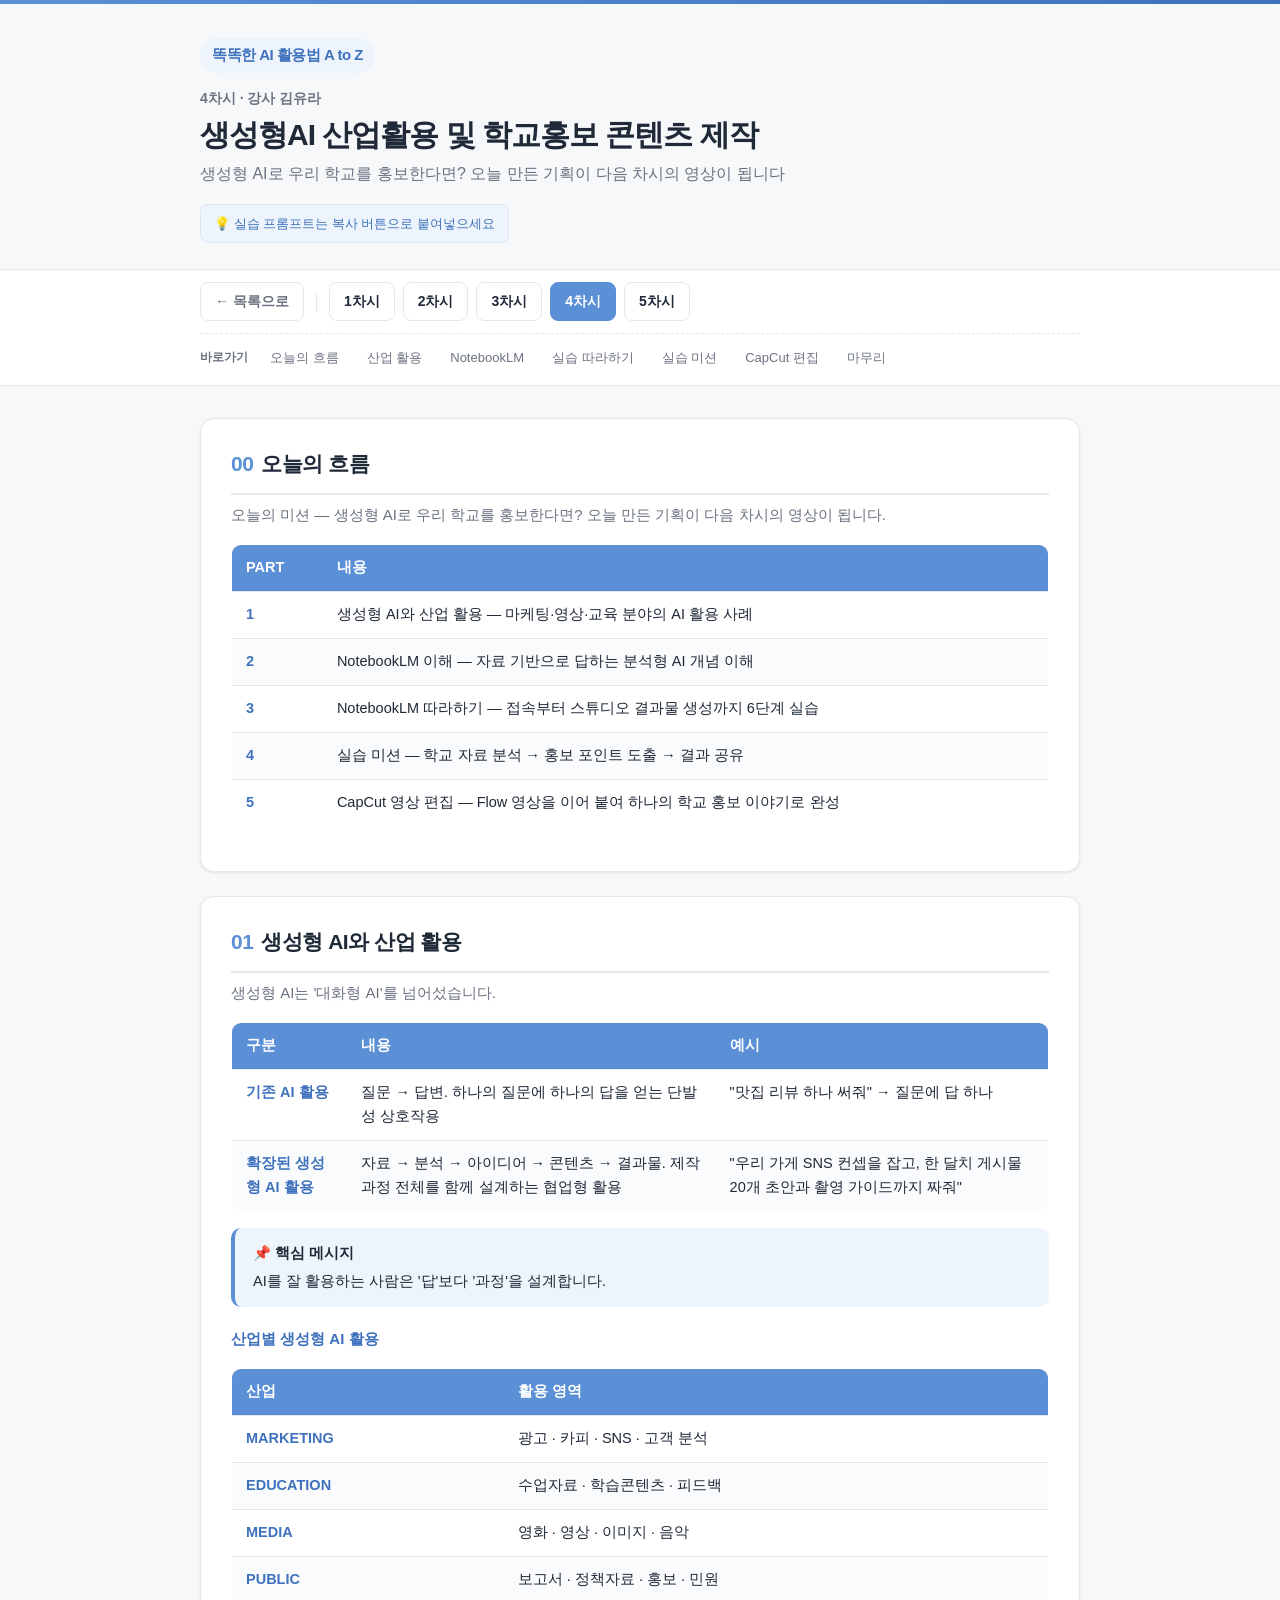
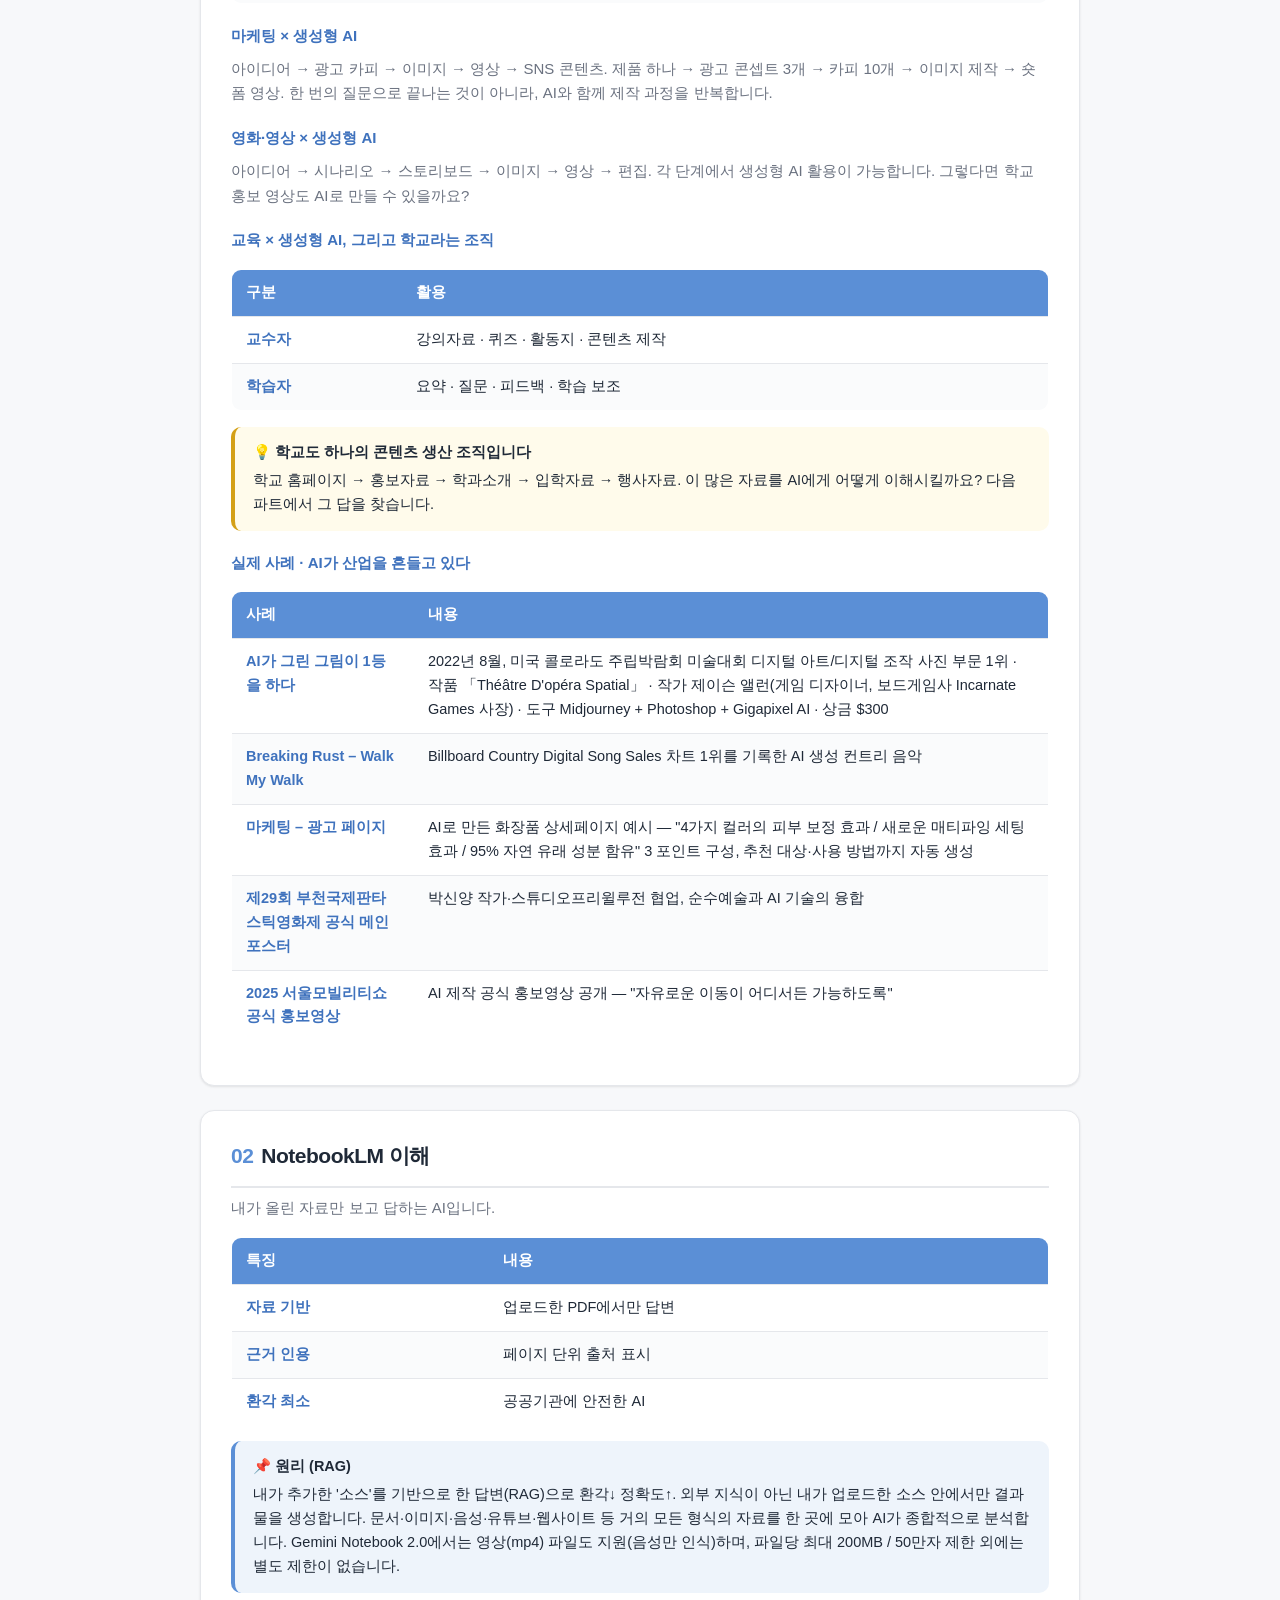
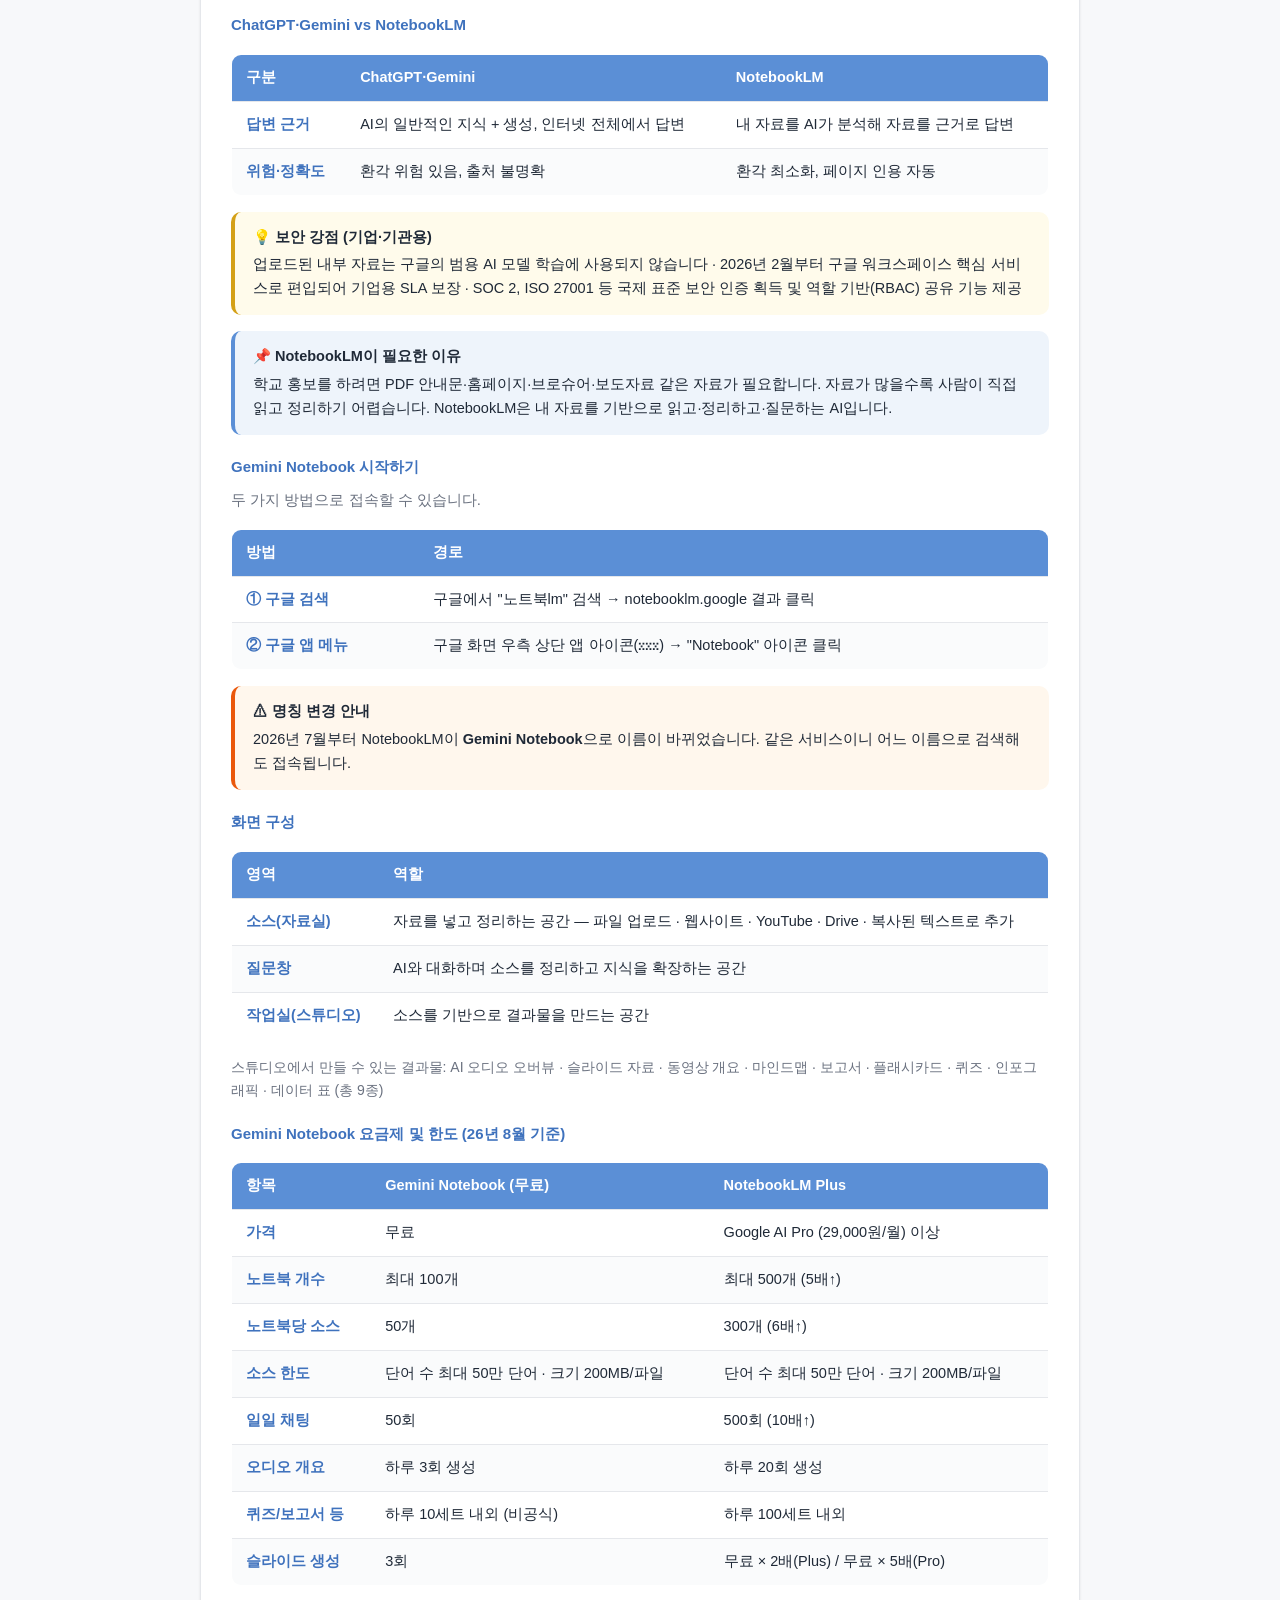
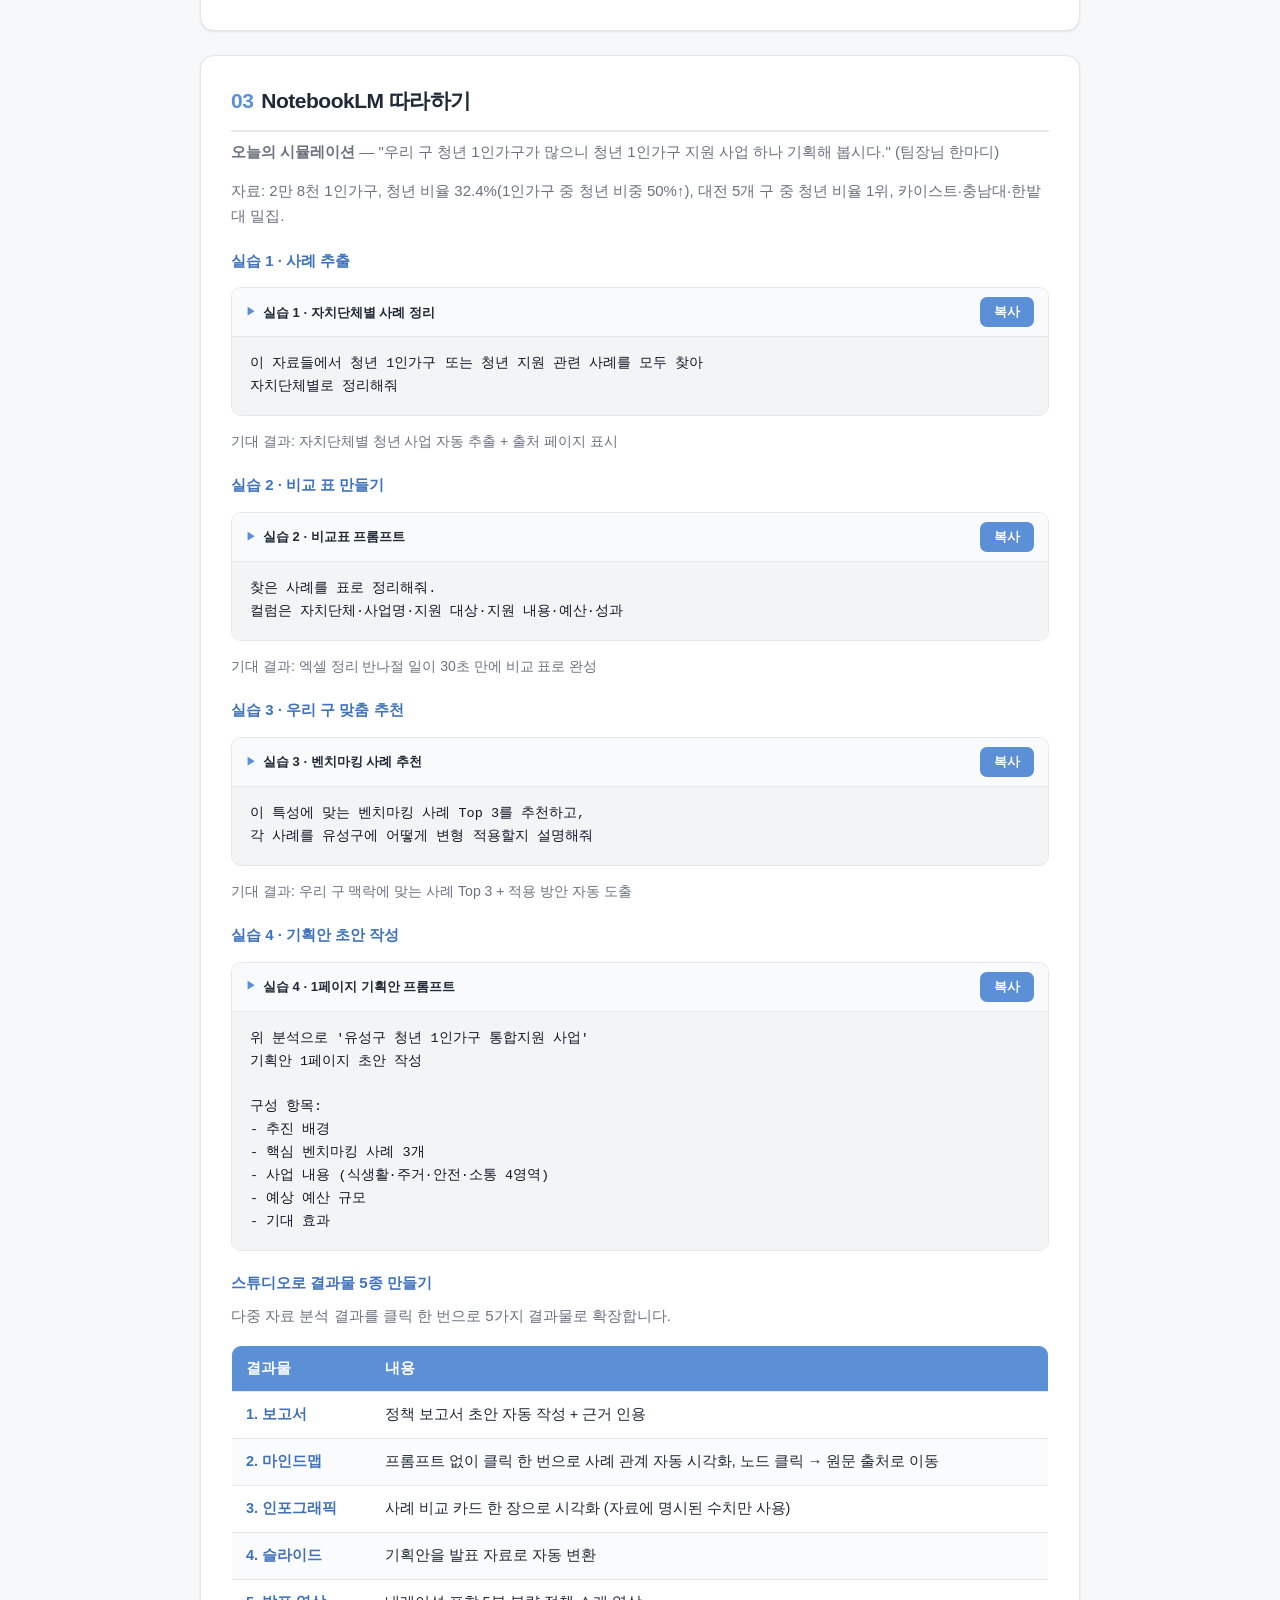
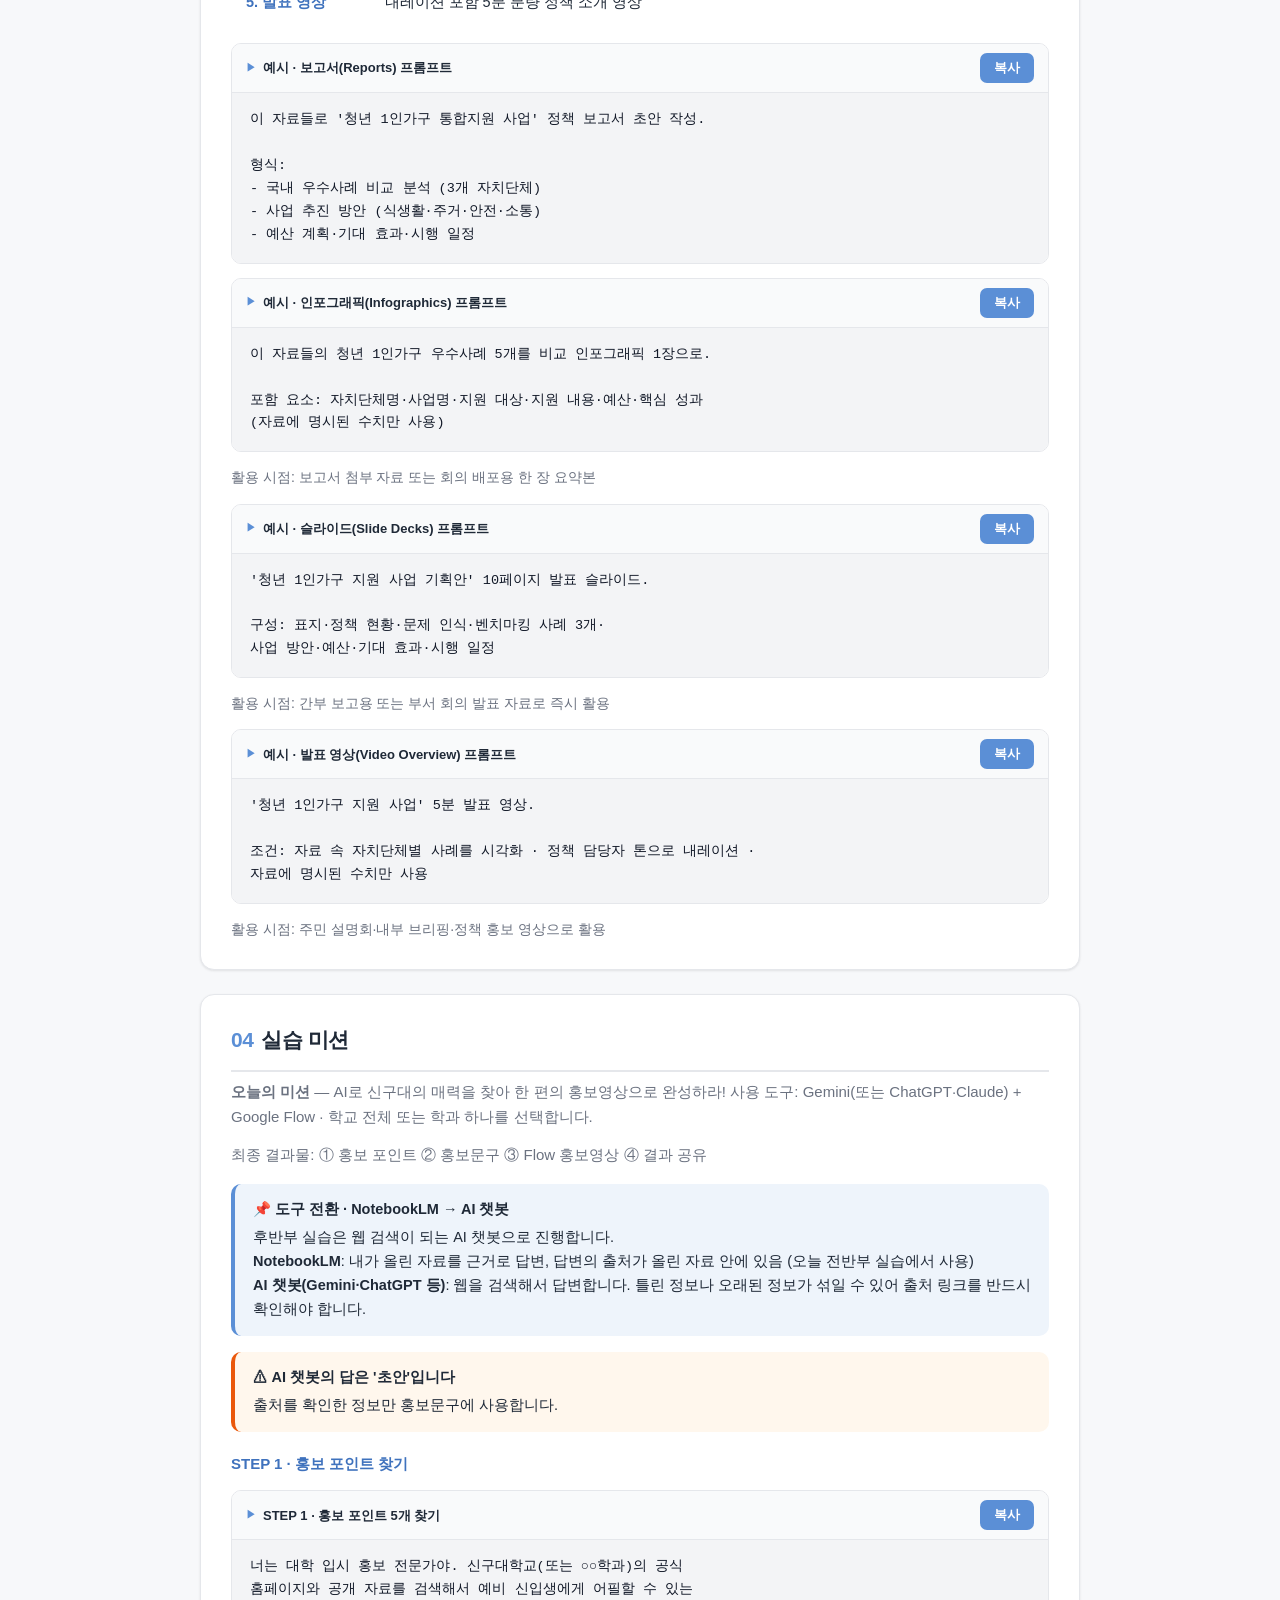
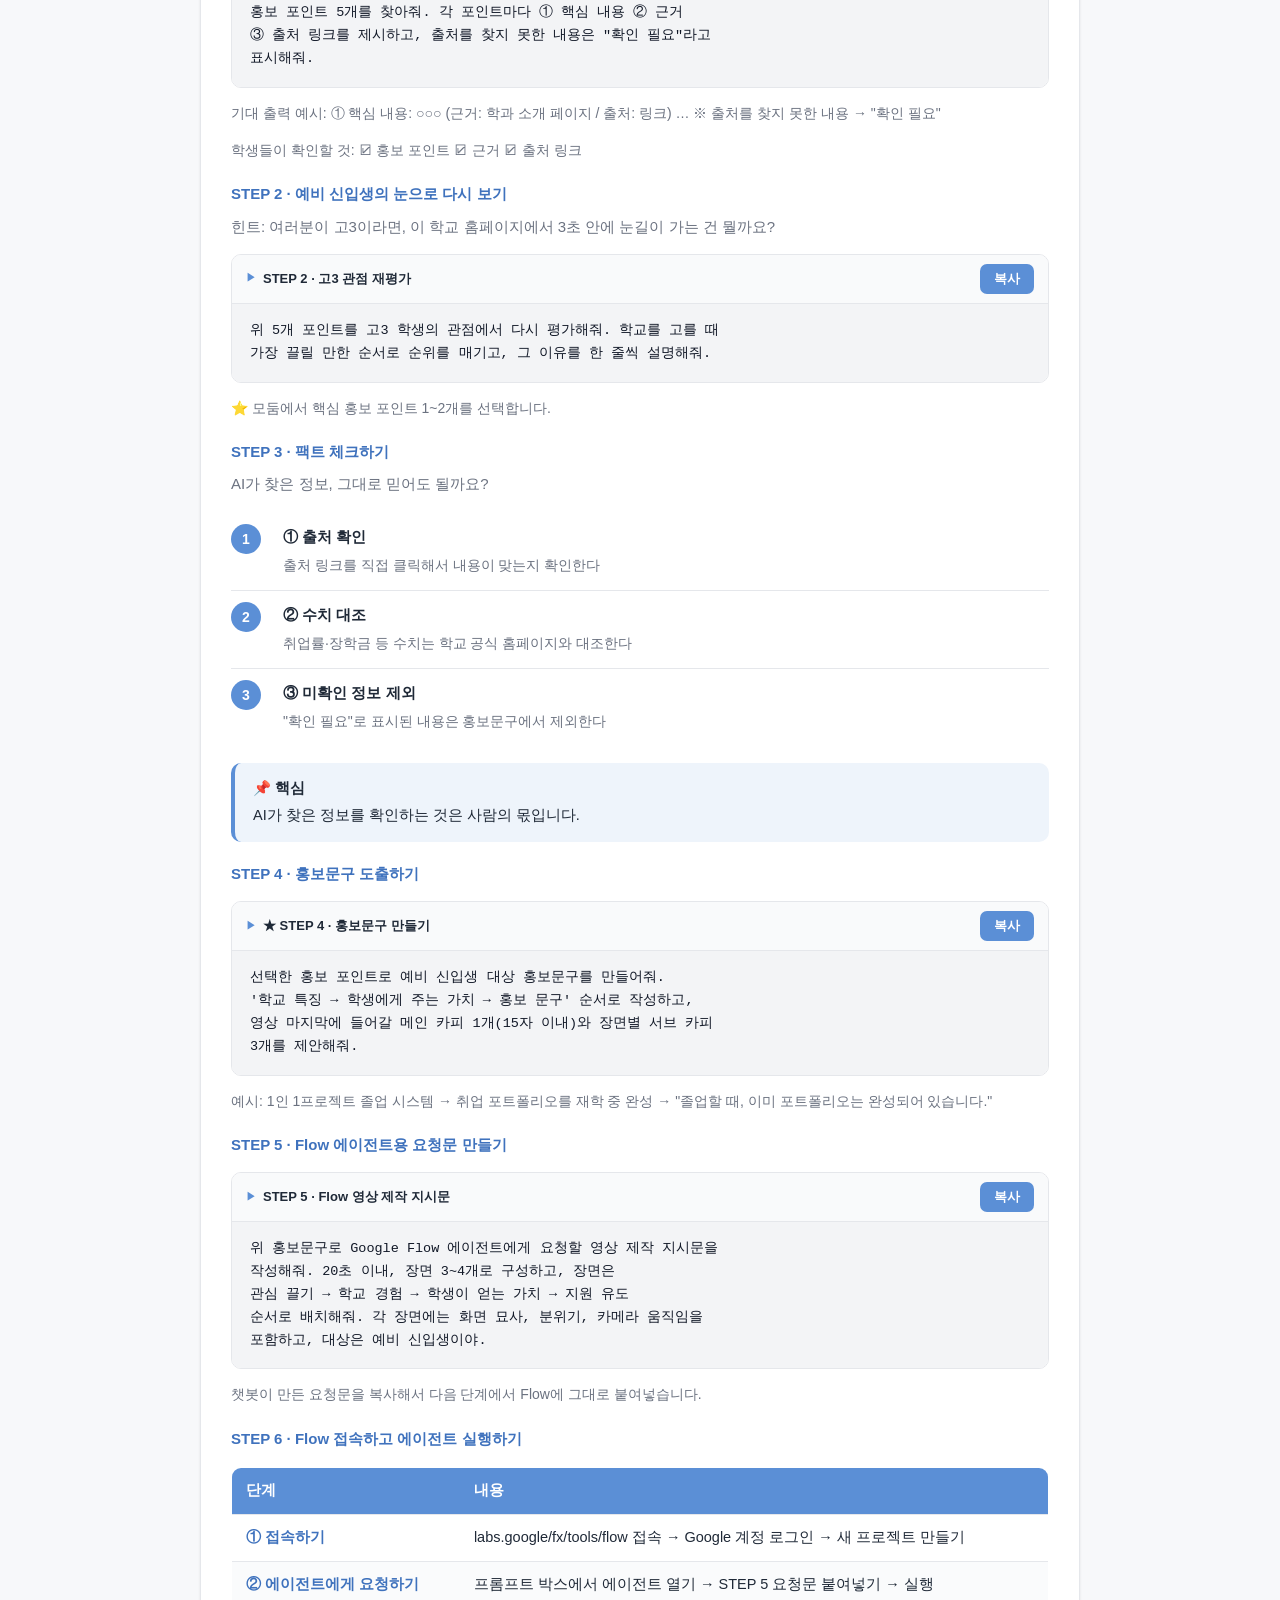
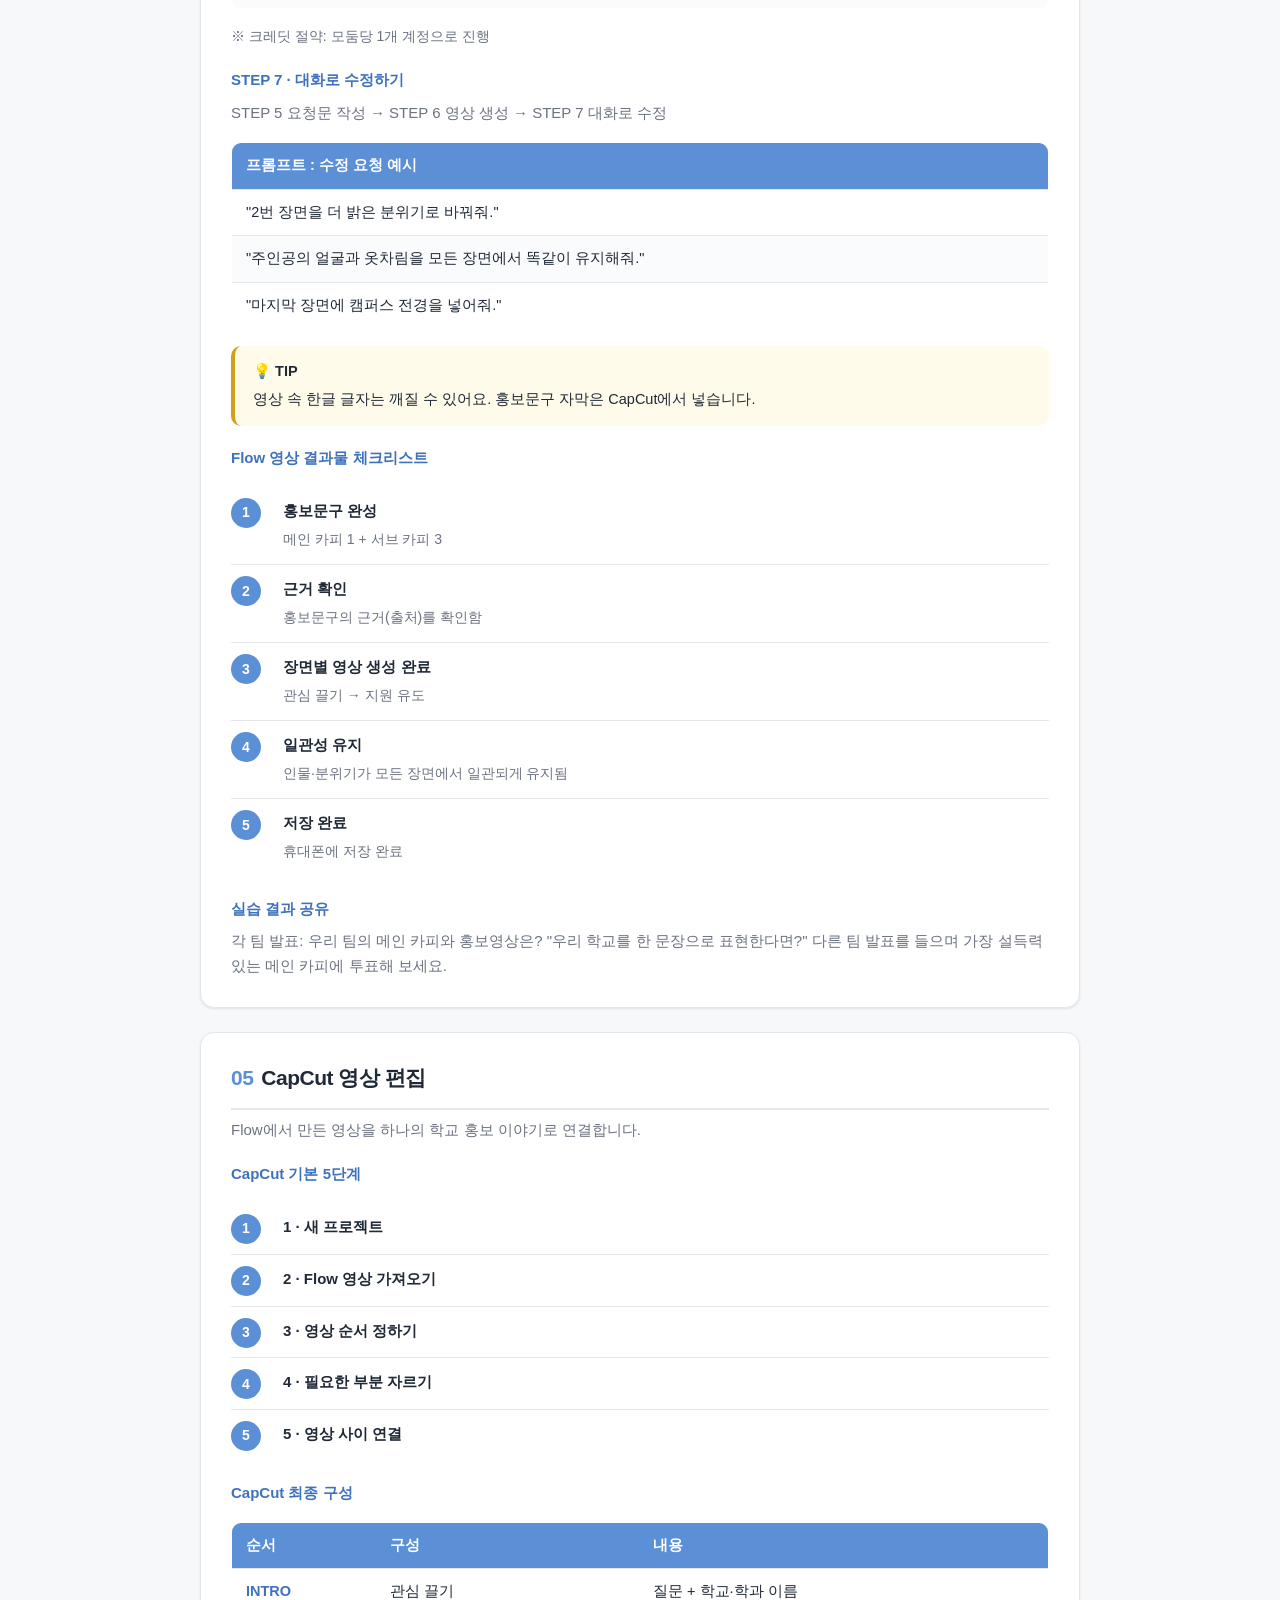
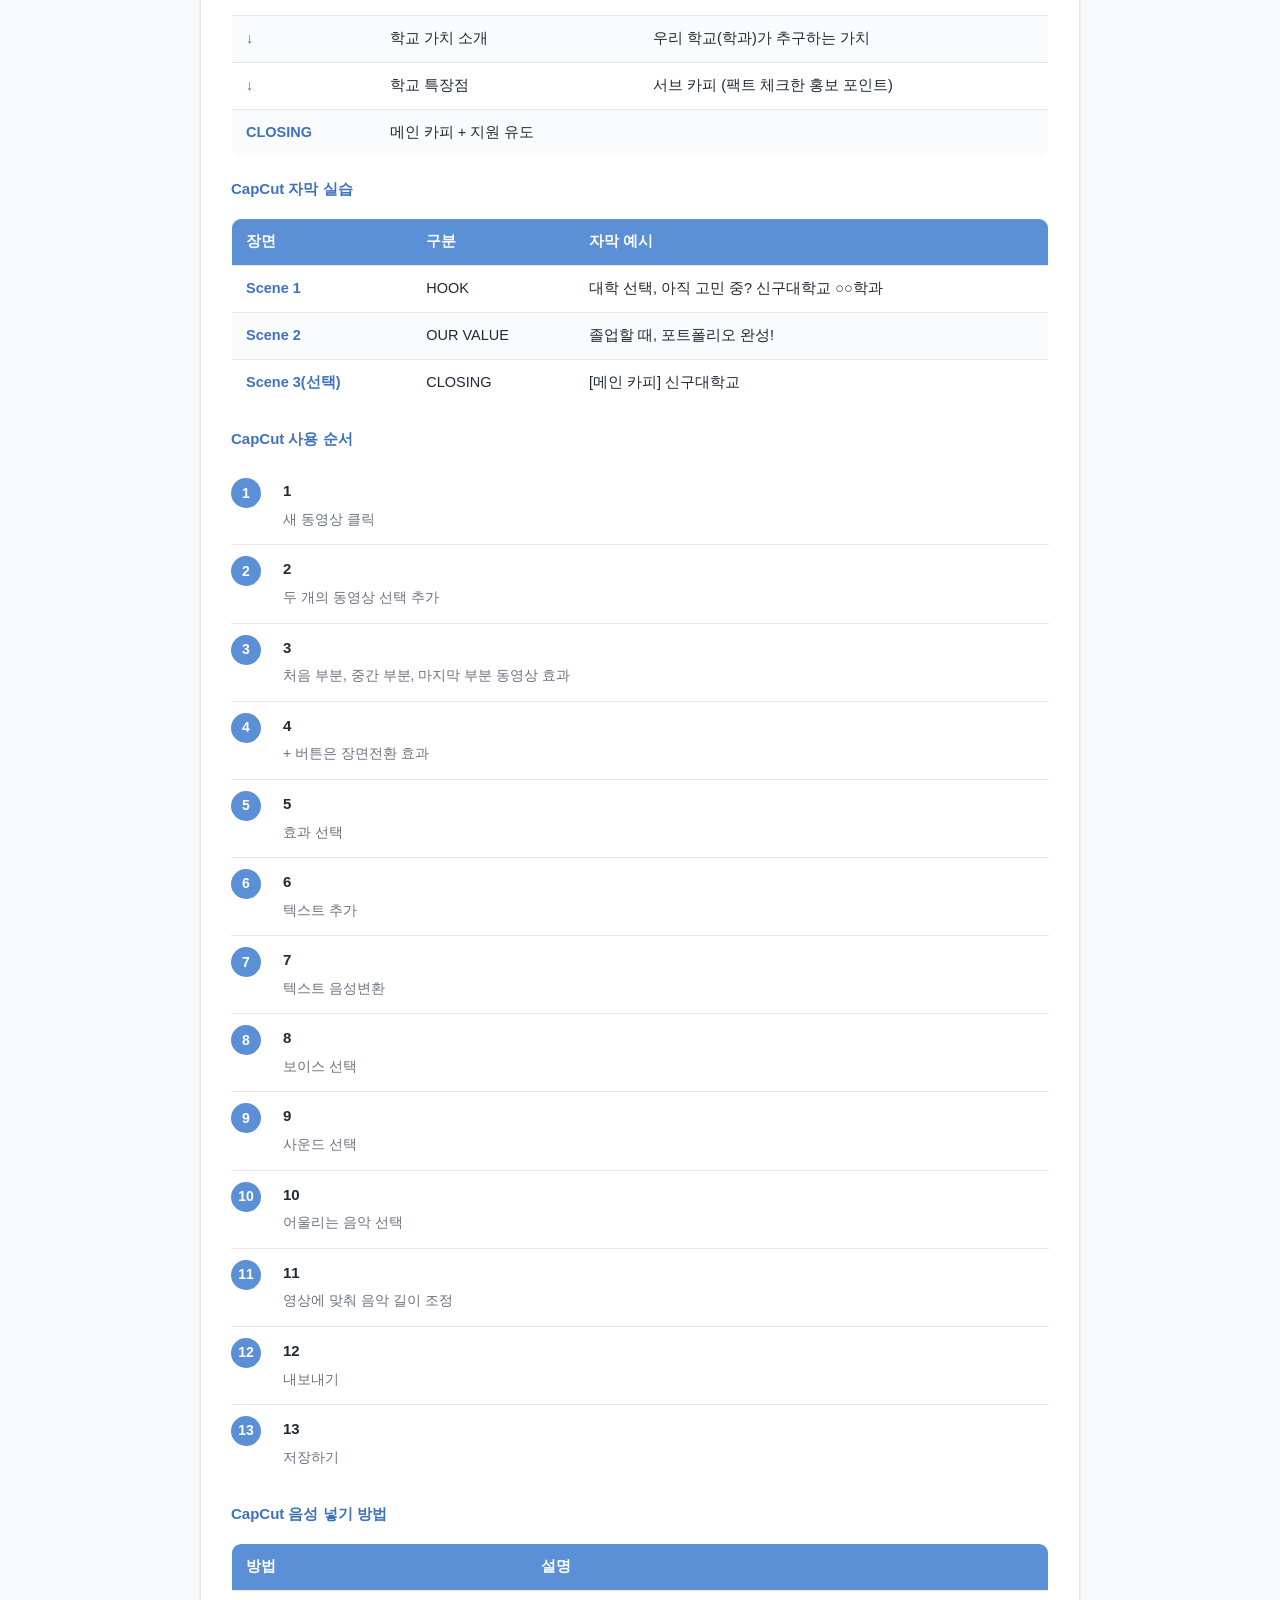
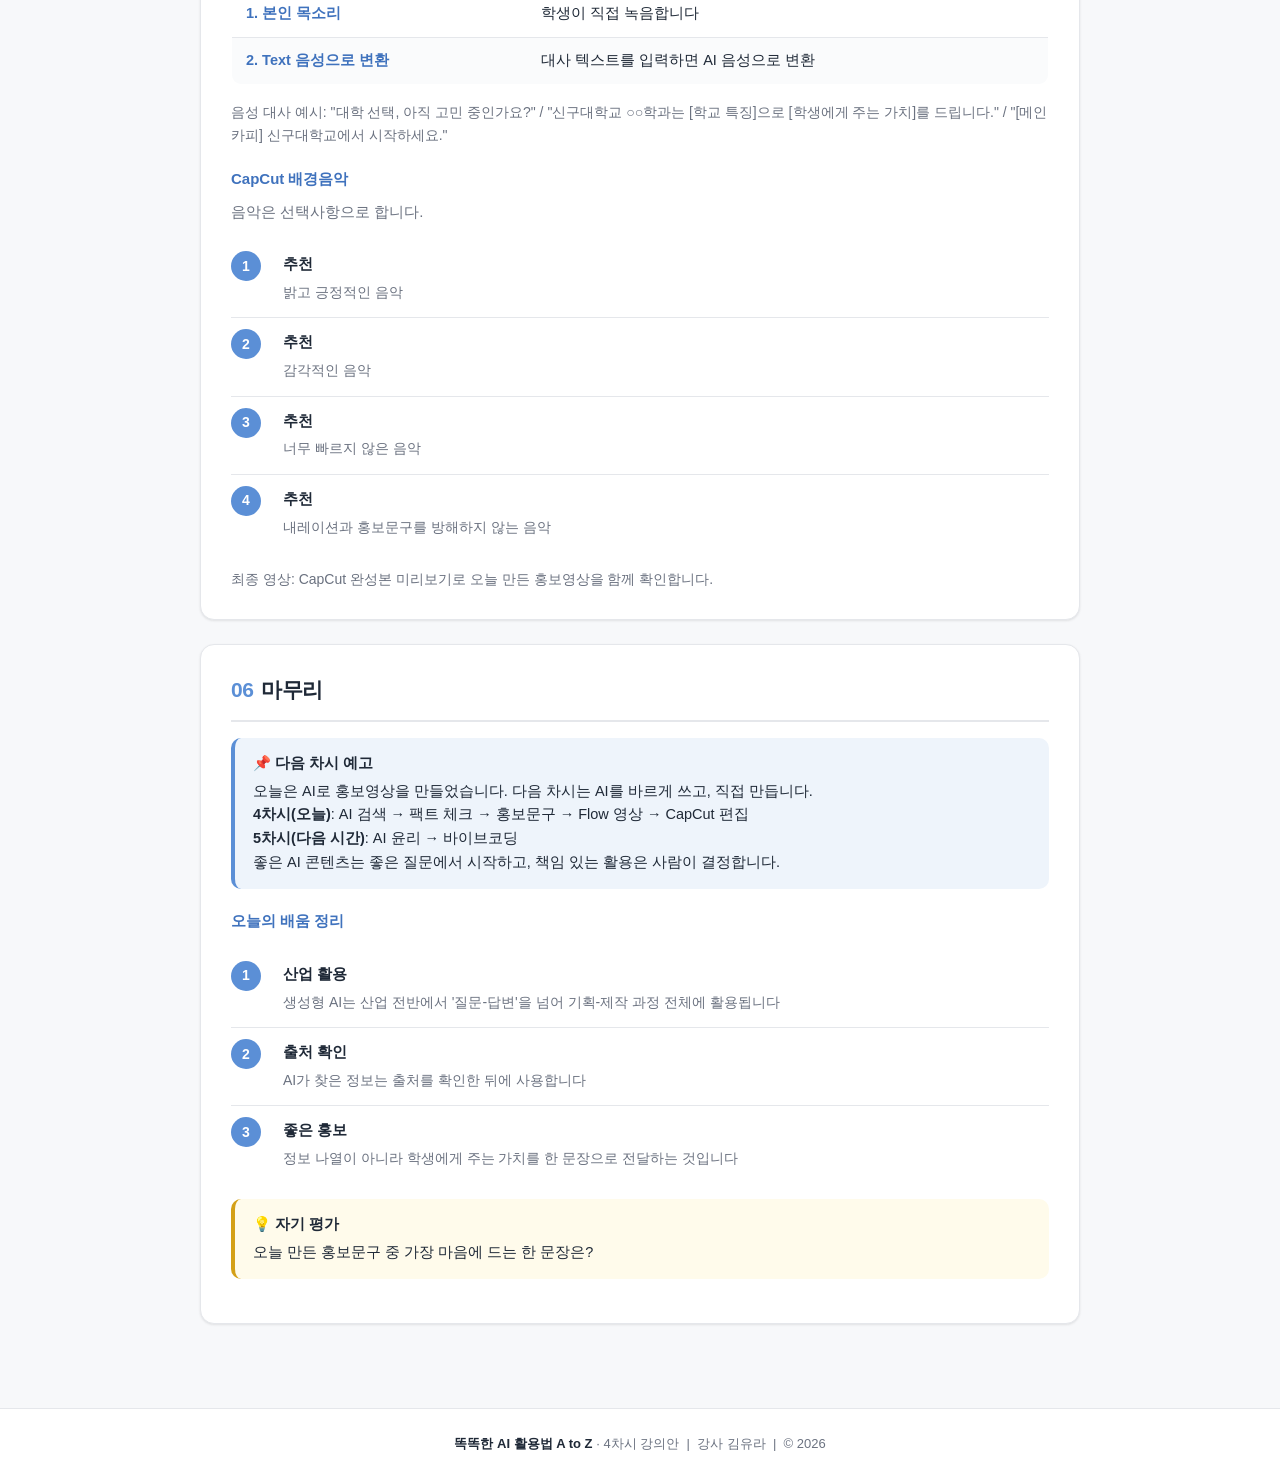
<file: session_4.html>
<!DOCTYPE html>
<html lang="ko">
<head>
<meta charset="UTF-8">
<meta name="viewport" content="width=device-width, initial-scale=1.0">
<title>4차시 · 생성형AI 산업활용 및 학교홍보 콘텐츠 제작 · 똑똑한 AI 활용법 A to Z</title>
<link rel="stylesheet" href="style.css">
</head>
<body class="page-session">

<div class="statusbar"></div>

<header class="header">
  <div class="wrap">
    <span class="logo"></span>
    <p class="eyebrow"></p>
    <h1>생성형AI 산업활용 및 학교홍보 콘텐츠 제작</h1>
    <p class="subtitle">생성형 AI로 우리 학교를 홍보한다면? 오늘 만든 기획이 다음 차시의 영상이 됩니다</p>
    <span class="guide">💡 실습 프롬프트는 복사 버튼으로 붙여넣으세요</span>
  </div>
</header>

<nav class="nav" id="site-nav"></nav>

<main>
  <div class="wrap">

    <section class="card" id="flow">
      <h2><span class="num">00</span>오늘의 흐름</h2>
      <p class="lead">오늘의 미션 — 생성형 AI로 우리 학교를 홍보한다면? 오늘 만든 기획이 다음 차시의 영상이 됩니다.</p>

      <table class="table">
        <thead><tr><th>PART</th><th>내용</th></tr></thead>
        <tbody>
          <tr><td><strong>1</strong></td><td>생성형 AI와 산업 활용 — 마케팅·영상·교육 분야의 AI 활용 사례</td></tr>
          <tr><td><strong>2</strong></td><td>NotebookLM 이해 — 자료 기반으로 답하는 분석형 AI 개념 이해</td></tr>
          <tr><td><strong>3</strong></td><td>NotebookLM 따라하기 — 접속부터 스튜디오 결과물 생성까지 6단계 실습</td></tr>
          <tr><td><strong>4</strong></td><td>실습 미션 — 학교 자료 분석 → 홍보 포인트 도출 → 결과 공유</td></tr>
          <tr><td><strong>5</strong></td><td>CapCut 영상 편집 — Flow 영상을 이어 붙여 하나의 학교 홍보 이야기로 완성</td></tr>
        </tbody>
      </table>
    </section>

    <section class="card" id="industry">
      <h2><span class="num">01</span>생성형 AI와 산업 활용</h2>
      <p class="lead">생성형 AI는 '대화형 AI'를 넘어섰습니다.</p>

      <table class="table">
        <thead><tr><th>구분</th><th>내용</th><th>예시</th></tr></thead>
        <tbody>
          <tr><td><strong>기존 AI 활용</strong></td><td>질문 → 답변. 하나의 질문에 하나의 답을 얻는 단발성 상호작용</td><td>"맛집 리뷰 하나 써줘" → 질문에 답 하나</td></tr>
          <tr><td><strong>확장된 생성형 AI 활용</strong></td><td>자료 → 분석 → 아이디어 → 콘텐츠 → 결과물. 제작 과정 전체를 함께 설계하는 협업형 활용</td><td>"우리 가게 SNS 컨셉을 잡고, 한 달치 게시물 20개 초안과 촬영 가이드까지 짜줘"</td></tr>
        </tbody>
      </table>

      <div class="box note">
        <span class="box-title">📌 핵심 메시지</span>
        AI를 잘 활용하는 사람은 '답'보다 '과정'을 설계합니다.
      </div>

      <h3>산업별 생성형 AI 활용</h3>
      <table class="table">
        <thead><tr><th>산업</th><th>활용 영역</th></tr></thead>
        <tbody>
          <tr><td><strong>MARKETING</strong></td><td>광고 · 카피 · SNS · 고객 분석</td></tr>
          <tr><td><strong>EDUCATION</strong></td><td>수업자료 · 학습콘텐츠 · 피드백</td></tr>
          <tr><td><strong>MEDIA</strong></td><td>영화 · 영상 · 이미지 · 음악</td></tr>
          <tr><td><strong>PUBLIC</strong></td><td>보고서 · 정책자료 · 홍보 · 민원</td></tr>
        </tbody>
      </table>

      <h3>마케팅 × 생성형 AI</h3>
      <p class="lead">아이디어 → 광고 카피 → 이미지 → 영상 → SNS 콘텐츠. 제품 하나 → 광고 콘셉트 3개 → 카피 10개 → 이미지 제작 → 숏폼 영상. 한 번의 질문으로 끝나는 것이 아니라, AI와 함께 제작 과정을 반복합니다.</p>

      <h3>영화·영상 × 생성형 AI</h3>
      <p class="lead">아이디어 → 시나리오 → 스토리보드 → 이미지 → 영상 → 편집. 각 단계에서 생성형 AI 활용이 가능합니다. 그렇다면 학교 홍보 영상도 AI로 만들 수 있을까요?</p>

      <h3>교육 × 생성형 AI, 그리고 학교라는 조직</h3>
      <table class="table">
        <thead><tr><th>구분</th><th>활용</th></tr></thead>
        <tbody>
          <tr><td><strong>교수자</strong></td><td>강의자료 · 퀴즈 · 활동지 · 콘텐츠 제작</td></tr>
          <tr><td><strong>학습자</strong></td><td>요약 · 질문 · 피드백 · 학습 보조</td></tr>
        </tbody>
      </table>

      <div class="box tip">
        <span class="box-title">💡 학교도 하나의 콘텐츠 생산 조직입니다</span>
        학교 홈페이지 → 홍보자료 → 학과소개 → 입학자료 → 행사자료. 이 많은 자료를 AI에게 어떻게 이해시킬까요? 다음 파트에서 그 답을 찾습니다.
      </div>

      <h3>실제 사례 · AI가 산업을 흔들고 있다</h3>
      <table class="table">
        <thead><tr><th>사례</th><th>내용</th></tr></thead>
        <tbody>
          <tr><td><strong>AI가 그린 그림이 1등을 하다</strong></td><td>2022년 8월, 미국 콜로라도 주립박람회 미술대회 디지털 아트/디지털 조작 사진 부문 1위 · 작품 「Théâtre D'opéra Spatial」 · 작가 제이슨 앨런(게임 디자이너, 보드게임사 Incarnate Games 사장) · 도구 Midjourney + Photoshop + Gigapixel AI · 상금 $300</td></tr>
          <tr><td><strong>Breaking Rust – Walk My Walk</strong></td><td>Billboard Country Digital Song Sales 차트 1위를 기록한 AI 생성 컨트리 음악</td></tr>
          <tr><td><strong>마케팅 – 광고 페이지</strong></td><td>AI로 만든 화장품 상세페이지 예시 — "4가지 컬러의 피부 보정 효과 / 새로운 매티파잉 세팅 효과 / 95% 자연 유래 성분 함유" 3 포인트 구성, 추천 대상·사용 방법까지 자동 생성</td></tr>
          <tr><td><strong>제29회 부천국제판타스틱영화제 공식 메인 포스터</strong></td><td>박신양 작가·스튜디오프리윌루전 협업, 순수예술과 AI 기술의 융합</td></tr>
          <tr><td><strong>2025 서울모빌리티쇼 공식 홍보영상</strong></td><td>AI 제작 공식 홍보영상 공개 — "자유로운 이동이 어디서든 가능하도록"</td></tr>
        </tbody>
      </table>
    </section>

    <section class="card" id="notebooklm">
      <h2><span class="num">02</span>NotebookLM 이해</h2>
      <p class="lead">내가 올린 자료만 보고 답하는 AI입니다.</p>

      <table class="table">
        <thead><tr><th>특징</th><th>내용</th></tr></thead>
        <tbody>
          <tr><td><strong>자료 기반</strong></td><td>업로드한 PDF에서만 답변</td></tr>
          <tr><td><strong>근거 인용</strong></td><td>페이지 단위 출처 표시</td></tr>
          <tr><td><strong>환각 최소</strong></td><td>공공기관에 안전한 AI</td></tr>
        </tbody>
      </table>

      <div class="box note">
        <span class="box-title">📌 원리 (RAG)</span>
        내가 추가한 '소스'를 기반으로 한 답변(RAG)으로 환각↓ 정확도↑. 외부 지식이 아닌 내가 업로드한 소스 안에서만 결과물을 생성합니다. 문서·이미지·음성·유튜브·웹사이트 등 거의 모든 형식의 자료를 한 곳에 모아 AI가 종합적으로 분석합니다. Gemini Notebook 2.0에서는 영상(mp4) 파일도 지원(음성만 인식)하며, 파일당 최대 200MB / 50만자 제한 외에는 별도 제한이 없습니다.
      </div>

      <h3>ChatGPT·Gemini vs NotebookLM</h3>
      <table class="table">
        <thead><tr><th>구분</th><th>ChatGPT·Gemini</th><th>NotebookLM</th></tr></thead>
        <tbody>
          <tr><td><strong>답변 근거</strong></td><td>AI의 일반적인 지식 + 생성, 인터넷 전체에서 답변</td><td>내 자료를 AI가 분석해 자료를 근거로 답변</td></tr>
          <tr><td><strong>위험·정확도</strong></td><td>환각 위험 있음, 출처 불명확</td><td>환각 최소화, 페이지 인용 자동</td></tr>
        </tbody>
      </table>

      <div class="box tip">
        <span class="box-title">💡 보안 강점 (기업·기관용)</span>
        업로드된 내부 자료는 구글의 범용 AI 모델 학습에 사용되지 않습니다 · 2026년 2월부터 구글 워크스페이스 핵심 서비스로 편입되어 기업용 SLA 보장 · SOC 2, ISO 27001 등 국제 표준 보안 인증 획득 및 역할 기반(RBAC) 공유 기능 제공
      </div>

      <div class="box note">
        <span class="box-title">📌 NotebookLM이 필요한 이유</span>
        학교 홍보를 하려면 PDF 안내문·홈페이지·브로슈어·보도자료 같은 자료가 필요합니다. 자료가 많을수록 사람이 직접 읽고 정리하기 어렵습니다. NotebookLM은 내 자료를 기반으로 읽고·정리하고·질문하는 AI입니다.
      </div>

      <h3>Gemini Notebook 시작하기</h3>
      <p class="lead">두 가지 방법으로 접속할 수 있습니다.</p>
      <table class="table">
        <thead><tr><th>방법</th><th>경로</th></tr></thead>
        <tbody>
          <tr><td><strong>① 구글 검색</strong></td><td>구글에서 "노트북lm" 검색 → notebooklm.google 결과 클릭</td></tr>
          <tr><td><strong>② 구글 앱 메뉴</strong></td><td>구글 화면 우측 상단 앱 아이콘(⁙⁙⁙) → "Notebook" 아이콘 클릭</td></tr>
        </tbody>
      </table>
      <div class="box warn">
        <span class="box-title">⚠ 명칭 변경 안내</span>
        2026년 7월부터 NotebookLM이 <b>Gemini Notebook</b>으로 이름이 바뀌었습니다. 같은 서비스이니 어느 이름으로 검색해도 접속됩니다.
      </div>

      <h3>화면 구성</h3>
      <table class="table">
        <thead><tr><th>영역</th><th>역할</th></tr></thead>
        <tbody>
          <tr><td><strong>소스(자료실)</strong></td><td>자료를 넣고 정리하는 공간 — 파일 업로드 · 웹사이트 · YouTube · Drive · 복사된 텍스트로 추가</td></tr>
          <tr><td><strong>질문창</strong></td><td>AI와 대화하며 소스를 정리하고 지식을 확장하는 공간</td></tr>
          <tr><td><strong>작업실(스튜디오)</strong></td><td>소스를 기반으로 결과물을 만드는 공간</td></tr>
        </tbody>
      </table>
      <p class="muted">스튜디오에서 만들 수 있는 결과물: AI 오디오 오버뷰 · 슬라이드 자료 · 동영상 개요 · 마인드맵 · 보고서 · 플래시카드 · 퀴즈 · 인포그래픽 · 데이터 표 (총 9종)</p>

      <h3>Gemini Notebook 요금제 및 한도 (26년 8월 기준)</h3>
      <table class="table">
        <thead><tr><th>항목</th><th>Gemini Notebook (무료)</th><th>NotebookLM Plus</th></tr></thead>
        <tbody>
          <tr><td><strong>가격</strong></td><td>무료</td><td>Google AI Pro (29,000원/월) 이상</td></tr>
          <tr><td><strong>노트북 개수</strong></td><td>최대 100개</td><td>최대 500개 (5배↑)</td></tr>
          <tr><td><strong>노트북당 소스</strong></td><td>50개</td><td>300개 (6배↑)</td></tr>
          <tr><td><strong>소스 한도</strong></td><td>단어 수 최대 50만 단어 · 크기 200MB/파일</td><td>단어 수 최대 50만 단어 · 크기 200MB/파일</td></tr>
          <tr><td><strong>일일 채팅</strong></td><td>50회</td><td>500회 (10배↑)</td></tr>
          <tr><td><strong>오디오 개요</strong></td><td>하루 3회 생성</td><td>하루 20회 생성</td></tr>
          <tr><td><strong>퀴즈/보고서 등</strong></td><td>하루 10세트 내외 (비공식)</td><td>하루 100세트 내외</td></tr>
          <tr><td><strong>슬라이드 생성</strong></td><td>3회</td><td>무료 × 2배(Plus) / 무료 × 5배(Pro)</td></tr>
        </tbody>
      </table>
    </section>

    <section class="card" id="simulation">
      <h2><span class="num">03</span>NotebookLM 따라하기</h2>
      <p class="lead"><b>오늘의 시뮬레이션</b> — "우리 구 청년 1인가구가 많으니 청년 1인가구 지원 사업 하나 기획해 봅시다." (팀장님 한마디)</p>
      <p class="lead">자료: 2만 8천 1인가구, 청년 비율 32.4%(1인가구 중 청년 비중 50%↑), 대전 5개 구 중 청년 비율 1위, 카이스트·충남대·한밭대 밀집.</p>

      <h3>실습 1 · 사례 추출</h3>
      <div class="prompt">
        <div class="prompt-head"><span class="label">실습 1 · 자치단체별 사례 정리</span><button class="copy-btn" onclick="copyPrompt(this)">복사</button></div>
        <pre>이 자료들에서 청년 1인가구 또는 청년 지원 관련 사례를 모두 찾아
자치단체별로 정리해줘</pre>
      </div>
      <p class="muted">기대 결과: 자치단체별 청년 사업 자동 추출 + 출처 페이지 표시</p>

      <h3>실습 2 · 비교 표 만들기</h3>
      <div class="prompt">
        <div class="prompt-head"><span class="label">실습 2 · 비교표 프롬프트</span><button class="copy-btn" onclick="copyPrompt(this)">복사</button></div>
        <pre>찾은 사례를 표로 정리해줘.
컬럼은 자치단체·사업명·지원 대상·지원 내용·예산·성과</pre>
      </div>
      <p class="muted">기대 결과: 엑셀 정리 반나절 일이 30초 만에 비교 표로 완성</p>

      <h3>실습 3 · 우리 구 맞춤 추천</h3>
      <div class="prompt">
        <div class="prompt-head"><span class="label">실습 3 · 벤치마킹 사례 추천</span><button class="copy-btn" onclick="copyPrompt(this)">복사</button></div>
        <pre>이 특성에 맞는 벤치마킹 사례 Top 3를 추천하고,
각 사례를 유성구에 어떻게 변형 적용할지 설명해줘</pre>
      </div>
      <p class="muted">기대 결과: 우리 구 맥락에 맞는 사례 Top 3 + 적용 방안 자동 도출</p>

      <h3>실습 4 · 기획안 초안 작성</h3>
      <div class="prompt">
        <div class="prompt-head"><span class="label">실습 4 · 1페이지 기획안 프롬프트</span><button class="copy-btn" onclick="copyPrompt(this)">복사</button></div>
        <pre>위 분석으로 '유성구 청년 1인가구 통합지원 사업'
기획안 1페이지 초안 작성

구성 항목:
- 추진 배경
- 핵심 벤치마킹 사례 3개
- 사업 내용 (식생활·주거·안전·소통 4영역)
- 예상 예산 규모
- 기대 효과</pre>
      </div>

      <h3>스튜디오로 결과물 5종 만들기</h3>
      <p class="lead">다중 자료 분석 결과를 클릭 한 번으로 5가지 결과물로 확장합니다.</p>
      <table class="table">
        <thead><tr><th>결과물</th><th>내용</th></tr></thead>
        <tbody>
          <tr><td><strong>1. 보고서</strong></td><td>정책 보고서 초안 자동 작성 + 근거 인용</td></tr>
          <tr><td><strong>2. 마인드맵</strong></td><td>프롬프트 없이 클릭 한 번으로 사례 관계 자동 시각화, 노드 클릭 → 원문 출처로 이동</td></tr>
          <tr><td><strong>3. 인포그래픽</strong></td><td>사례 비교 카드 한 장으로 시각화 (자료에 명시된 수치만 사용)</td></tr>
          <tr><td><strong>4. 슬라이드</strong></td><td>기획안을 발표 자료로 자동 변환</td></tr>
          <tr><td><strong>5. 발표 영상</strong></td><td>내레이션 포함 5분 분량 정책 소개 영상</td></tr>
        </tbody>
      </table>

      <div class="prompt">
        <div class="prompt-head"><span class="label">예시 · 보고서(Reports) 프롬프트</span><button class="copy-btn" onclick="copyPrompt(this)">복사</button></div>
        <pre>이 자료들로 '청년 1인가구 통합지원 사업' 정책 보고서 초안 작성.

형식:
- 국내 우수사례 비교 분석 (3개 자치단체)
- 사업 추진 방안 (식생활·주거·안전·소통)
- 예산 계획·기대 효과·시행 일정</pre>
      </div>

      <div class="prompt">
        <div class="prompt-head"><span class="label">예시 · 인포그래픽(Infographics) 프롬프트</span><button class="copy-btn" onclick="copyPrompt(this)">복사</button></div>
        <pre>이 자료들의 청년 1인가구 우수사례 5개를 비교 인포그래픽 1장으로.

포함 요소: 자치단체명·사업명·지원 대상·지원 내용·예산·핵심 성과
(자료에 명시된 수치만 사용)</pre>
      </div>
      <p class="muted">활용 시점: 보고서 첨부 자료 또는 회의 배포용 한 장 요약본</p>

      <div class="prompt">
        <div class="prompt-head"><span class="label">예시 · 슬라이드(Slide Decks) 프롬프트</span><button class="copy-btn" onclick="copyPrompt(this)">복사</button></div>
        <pre>'청년 1인가구 지원 사업 기획안' 10페이지 발표 슬라이드.

구성: 표지·정책 현황·문제 인식·벤치마킹 사례 3개·
사업 방안·예산·기대 효과·시행 일정</pre>
      </div>
      <p class="muted">활용 시점: 간부 보고용 또는 부서 회의 발표 자료로 즉시 활용</p>

      <div class="prompt">
        <div class="prompt-head"><span class="label">예시 · 발표 영상(Video Overview) 프롬프트</span><button class="copy-btn" onclick="copyPrompt(this)">복사</button></div>
        <pre>'청년 1인가구 지원 사업' 5분 발표 영상.

조건: 자료 속 자치단체별 사례를 시각화 · 정책 담당자 톤으로 내레이션 ·
자료에 명시된 수치만 사용</pre>
      </div>
      <p class="muted">활용 시점: 주민 설명회·내부 브리핑·정책 홍보 영상으로 활용</p>
    </section>

    <section class="card" id="mission">
      <h2><span class="num">04</span>실습 미션</h2>
      <p class="lead"><b>오늘의 미션</b> — AI로 신구대의 매력을 찾아 한 편의 홍보영상으로 완성하라! 사용 도구: Gemini(또는 ChatGPT·Claude) + Google Flow · 학교 전체 또는 학과 하나를 선택합니다.</p>
      <p class="lead">최종 결과물: ① 홍보 포인트 ② 홍보문구 ③ Flow 홍보영상 ④ 결과 공유</p>

      <div class="box note">
        <span class="box-title">📌 도구 전환 · NotebookLM → AI 챗봇</span>
        후반부 실습은 웹 검색이 되는 AI 챗봇으로 진행합니다.<br>
        <b>NotebookLM</b>: 내가 올린 자료를 근거로 답변, 답변의 출처가 올린 자료 안에 있음 (오늘 전반부 실습에서 사용)<br>
        <b>AI 챗봇(Gemini·ChatGPT 등)</b>: 웹을 검색해서 답변합니다. 틀린 정보나 오래된 정보가 섞일 수 있어 출처 링크를 반드시 확인해야 합니다.
      </div>
      <div class="box warn">
        <span class="box-title">⚠ AI 챗봇의 답은 '초안'입니다</span>
        출처를 확인한 정보만 홍보문구에 사용합니다.
      </div>

      <h3>STEP 1 · 홍보 포인트 찾기</h3>
      <div class="prompt">
        <div class="prompt-head"><span class="label">STEP 1 · 홍보 포인트 5개 찾기</span><button class="copy-btn" onclick="copyPrompt(this)">복사</button></div>
        <pre>너는 대학 입시 홍보 전문가야. 신구대학교(또는 ○○학과)의 공식
홈페이지와 공개 자료를 검색해서 예비 신입생에게 어필할 수 있는
홍보 포인트 5개를 찾아줘. 각 포인트마다 ① 핵심 내용 ② 근거
③ 출처 링크를 제시하고, 출처를 찾지 못한 내용은 "확인 필요"라고
표시해줘.</pre>
      </div>
      <p class="muted">기대 출력 예시: ① 핵심 내용: ○○○ (근거: 학과 소개 페이지 / 출처: 링크) … ※ 출처를 찾지 못한 내용 → "확인 필요"</p>
      <p class="muted">학생들이 확인할 것: ☑ 홍보 포인트 ☑ 근거 ☑ 출처 링크</p>

      <h3>STEP 2 · 예비 신입생의 눈으로 다시 보기</h3>
      <p class="lead">힌트: 여러분이 고3이라면, 이 학교 홈페이지에서 3초 안에 눈길이 가는 건 뭘까요?</p>
      <div class="prompt">
        <div class="prompt-head"><span class="label">STEP 2 · 고3 관점 재평가</span><button class="copy-btn" onclick="copyPrompt(this)">복사</button></div>
        <pre>위 5개 포인트를 고3 학생의 관점에서 다시 평가해줘. 학교를 고를 때
가장 끌릴 만한 순서로 순위를 매기고, 그 이유를 한 줄씩 설명해줘.</pre>
      </div>
      <p class="muted">⭐ 모둠에서 핵심 홍보 포인트 1~2개를 선택합니다.</p>

      <h3>STEP 3 · 팩트 체크하기</h3>
      <p class="lead">AI가 찾은 정보, 그대로 믿어도 될까요?</p>
      <ol class="steps">
        <li><b>① 출처 확인</b><span>출처 링크를 직접 클릭해서 내용이 맞는지 확인한다</span></li>
        <li><b>② 수치 대조</b><span>취업률·장학금 등 수치는 학교 공식 홈페이지와 대조한다</span></li>
        <li><b>③ 미확인 정보 제외</b><span>"확인 필요"로 표시된 내용은 홍보문구에서 제외한다</span></li>
      </ol>
      <div class="box note">
        <span class="box-title">📌 핵심</span>
        AI가 찾은 정보를 확인하는 것은 사람의 몫입니다.
      </div>

      <h3>STEP 4 · 홍보문구 도출하기</h3>
      <div class="prompt">
        <div class="prompt-head"><span class="label">★ STEP 4 · 홍보문구 만들기</span><button class="copy-btn" onclick="copyPrompt(this)">복사</button></div>
        <pre>선택한 홍보 포인트로 예비 신입생 대상 홍보문구를 만들어줘.
'학교 특징 → 학생에게 주는 가치 → 홍보 문구' 순서로 작성하고,
영상 마지막에 들어갈 메인 카피 1개(15자 이내)와 장면별 서브 카피
3개를 제안해줘.</pre>
      </div>
      <p class="muted">예시: 1인 1프로젝트 졸업 시스템 → 취업 포트폴리오를 재학 중 완성 → "졸업할 때, 이미 포트폴리오는 완성되어 있습니다."</p>

      <h3>STEP 5 · Flow 에이전트용 요청문 만들기</h3>
      <div class="prompt">
        <div class="prompt-head"><span class="label">STEP 5 · Flow 영상 제작 지시문</span><button class="copy-btn" onclick="copyPrompt(this)">복사</button></div>
        <pre>위 홍보문구로 Google Flow 에이전트에게 요청할 영상 제작 지시문을
작성해줘. 20초 이내, 장면 3~4개로 구성하고, 장면은
관심 끌기 → 학교 경험 → 학생이 얻는 가치 → 지원 유도
순서로 배치해줘. 각 장면에는 화면 묘사, 분위기, 카메라 움직임을
포함하고, 대상은 예비 신입생이야.</pre>
      </div>
      <p class="muted">챗봇이 만든 요청문을 복사해서 다음 단계에서 Flow에 그대로 붙여넣습니다.</p>

      <h3>STEP 6 · Flow 접속하고 에이전트 실행하기</h3>
      <table class="table">
        <thead><tr><th>단계</th><th>내용</th></tr></thead>
        <tbody>
          <tr><td><strong>① 접속하기</strong></td><td>labs.google/fx/tools/flow 접속 → Google 계정 로그인 → 새 프로젝트 만들기</td></tr>
          <tr><td><strong>② 에이전트에게 요청하기</strong></td><td>프롬프트 박스에서 에이전트 열기 → STEP 5 요청문 붙여넣기 → 실행</td></tr>
        </tbody>
      </table>
      <p class="muted">※ 크레딧 절약: 모둠당 1개 계정으로 진행</p>

      <h3>STEP 7 · 대화로 수정하기</h3>
      <p class="lead">STEP 5 요청문 작성 → STEP 6 영상 생성 → STEP 7 대화로 수정</p>
      <table class="table">
        <thead><tr><th>프롬프트 : 수정 요청 예시</th></tr></thead>
        <tbody>
          <tr><td>"2번 장면을 더 밝은 분위기로 바꿔줘."</td></tr>
          <tr><td>"주인공의 얼굴과 옷차림을 모든 장면에서 똑같이 유지해줘."</td></tr>
          <tr><td>"마지막 장면에 캠퍼스 전경을 넣어줘."</td></tr>
        </tbody>
      </table>
      <div class="box tip">
        <span class="box-title">💡 TIP</span>
        영상 속 한글 글자는 깨질 수 있어요. 홍보문구 자막은 CapCut에서 넣습니다.
      </div>

      <h3>Flow 영상 결과물 체크리스트</h3>
      <ol class="steps">
        <li><b>홍보문구 완성</b><span>메인 카피 1 + 서브 카피 3</span></li>
        <li><b>근거 확인</b><span>홍보문구의 근거(출처)를 확인함</span></li>
        <li><b>장면별 영상 생성 완료</b><span>관심 끌기 → 지원 유도</span></li>
        <li><b>일관성 유지</b><span>인물·분위기가 모든 장면에서 일관되게 유지됨</span></li>
        <li><b>저장 완료</b><span>휴대폰에 저장 완료</span></li>
      </ol>

      <h3>실습 결과 공유</h3>
      <p class="lead">각 팀 발표: 우리 팀의 메인 카피와 홍보영상은? "우리 학교를 한 문장으로 표현한다면?" 다른 팀 발표를 들으며 가장 설득력 있는 메인 카피에 투표해 보세요.</p>
    </section>

    <section class="card" id="capcut">
      <h2><span class="num">05</span>CapCut 영상 편집</h2>
      <p class="lead">Flow에서 만든 영상을 하나의 학교 홍보 이야기로 연결합니다.</p>

      <h3>CapCut 기본 5단계</h3>
      <ol class="steps">
        <li><b>1 · 새 프로젝트</b></li>
        <li><b>2 · Flow 영상 가져오기</b></li>
        <li><b>3 · 영상 순서 정하기</b></li>
        <li><b>4 · 필요한 부분 자르기</b></li>
        <li><b>5 · 영상 사이 연결</b></li>
      </ol>

      <h3>CapCut 최종 구성</h3>
      <table class="table">
        <thead><tr><th>순서</th><th>구성</th><th>내용</th></tr></thead>
        <tbody>
          <tr><td><strong>INTRO</strong></td><td>관심 끌기</td><td>질문 + 학교·학과 이름</td></tr>
          <tr><td><strong>↓</strong></td><td>학교 가치 소개</td><td>우리 학교(학과)가 추구하는 가치</td></tr>
          <tr><td><strong>↓</strong></td><td>학교 특장점</td><td>서브 카피 (팩트 체크한 홍보 포인트)</td></tr>
          <tr><td><strong>CLOSING</strong></td><td>메인 카피 + 지원 유도</td><td>&nbsp;</td></tr>
        </tbody>
      </table>

      <h3>CapCut 자막 실습</h3>
      <table class="table">
        <thead><tr><th>장면</th><th>구분</th><th>자막 예시</th></tr></thead>
        <tbody>
          <tr><td><strong>Scene 1</strong></td><td>HOOK</td><td>대학 선택, 아직 고민 중? 신구대학교 ○○학과</td></tr>
          <tr><td><strong>Scene 2</strong></td><td>OUR VALUE</td><td>졸업할 때, 포트폴리오 완성!</td></tr>
          <tr><td><strong>Scene 3(선택)</strong></td><td>CLOSING</td><td>[메인 카피] 신구대학교</td></tr>
        </tbody>
      </table>

      <h3>CapCut 사용 순서</h3>
      <ol class="steps">
        <li><b>1</b><span>새 동영상 클릭</span></li>
        <li><b>2</b><span>두 개의 동영상 선택 추가</span></li>
        <li><b>3</b><span>처음 부분, 중간 부분, 마지막 부분 동영상 효과</span></li>
        <li><b>4</b><span>+ 버튼은 장면전환 효과</span></li>
        <li><b>5</b><span>효과 선택</span></li>
        <li><b>6</b><span>텍스트 추가</span></li>
        <li><b>7</b><span>텍스트 음성변환</span></li>
        <li><b>8</b><span>보이스 선택</span></li>
        <li><b>9</b><span>사운드 선택</span></li>
        <li><b>10</b><span>어울리는 음악 선택</span></li>
        <li><b>11</b><span>영상에 맞춰 음악 길이 조정</span></li>
        <li><b>12</b><span>내보내기</span></li>
        <li><b>13</b><span>저장하기</span></li>
      </ol>

      <h3>CapCut 음성 넣기 방법</h3>
      <table class="table">
        <thead><tr><th>방법</th><th>설명</th></tr></thead>
        <tbody>
          <tr><td><strong>1. 본인 목소리</strong></td><td>학생이 직접 녹음합니다</td></tr>
          <tr><td><strong>2. Text 음성으로 변환</strong></td><td>대사 텍스트를 입력하면 AI 음성으로 변환</td></tr>
        </tbody>
      </table>
      <p class="muted">음성 대사 예시: "대학 선택, 아직 고민 중인가요?" / "신구대학교 ○○학과는 [학교 특징]으로 [학생에게 주는 가치]를 드립니다." / "[메인 카피] 신구대학교에서 시작하세요."</p>

      <h3>CapCut 배경음악</h3>
      <p class="lead">음악은 선택사항으로 합니다.</p>
      <ol class="steps">
        <li><b>추천</b><span>밝고 긍정적인 음악</span></li>
        <li><b>추천</b><span>감각적인 음악</span></li>
        <li><b>추천</b><span>너무 빠르지 않은 음악</span></li>
        <li><b>추천</b><span>내레이션과 홍보문구를 방해하지 않는 음악</span></li>
      </ol>

      <p class="muted">최종 영상: CapCut 완성본 미리보기로 오늘 만든 홍보영상을 함께 확인합니다.</p>
    </section>

    <section class="card" id="wrap">
      <h2><span class="num">06</span>마무리</h2>

      <div class="box note">
        <span class="box-title">📌 다음 차시 예고</span>
        오늘은 AI로 홍보영상을 만들었습니다. 다음 차시는 AI를 바르게 쓰고, 직접 만듭니다.<br>
        <b>4차시(오늘)</b>: AI 검색 → 팩트 체크 → 홍보문구 → Flow 영상 → CapCut 편집<br>
        <b>5차시(다음 시간)</b>: AI 윤리 → 바이브코딩<br>
        좋은 AI 콘텐츠는 좋은 질문에서 시작하고, 책임 있는 활용은 사람이 결정합니다.
      </div>

      <h3>오늘의 배움 정리</h3>
      <ol class="steps">
        <li><b>산업 활용</b><span>생성형 AI는 산업 전반에서 '질문-답변'을 넘어 기획-제작 과정 전체에 활용됩니다</span></li>
        <li><b>출처 확인</b><span>AI가 찾은 정보는 출처를 확인한 뒤에 사용합니다</span></li>
        <li><b>좋은 홍보</b><span>정보 나열이 아니라 학생에게 주는 가치를 한 문장으로 전달하는 것입니다</span></li>
      </ol>

      <div class="box tip">
        <span class="box-title">💡 자기 평가</span>
        오늘 만든 홍보문구 중 가장 마음에 드는 한 문장은?
      </div>
    </section>

  </div>
</main>

<footer id="site-footer"></footer>

<div id="toast">복사되었습니다 ✓</div>

<script src="data.js"></script>
<script src="app.js"></script>
<script>initSessionPage(4);</script>

</body>
</html>
</file>
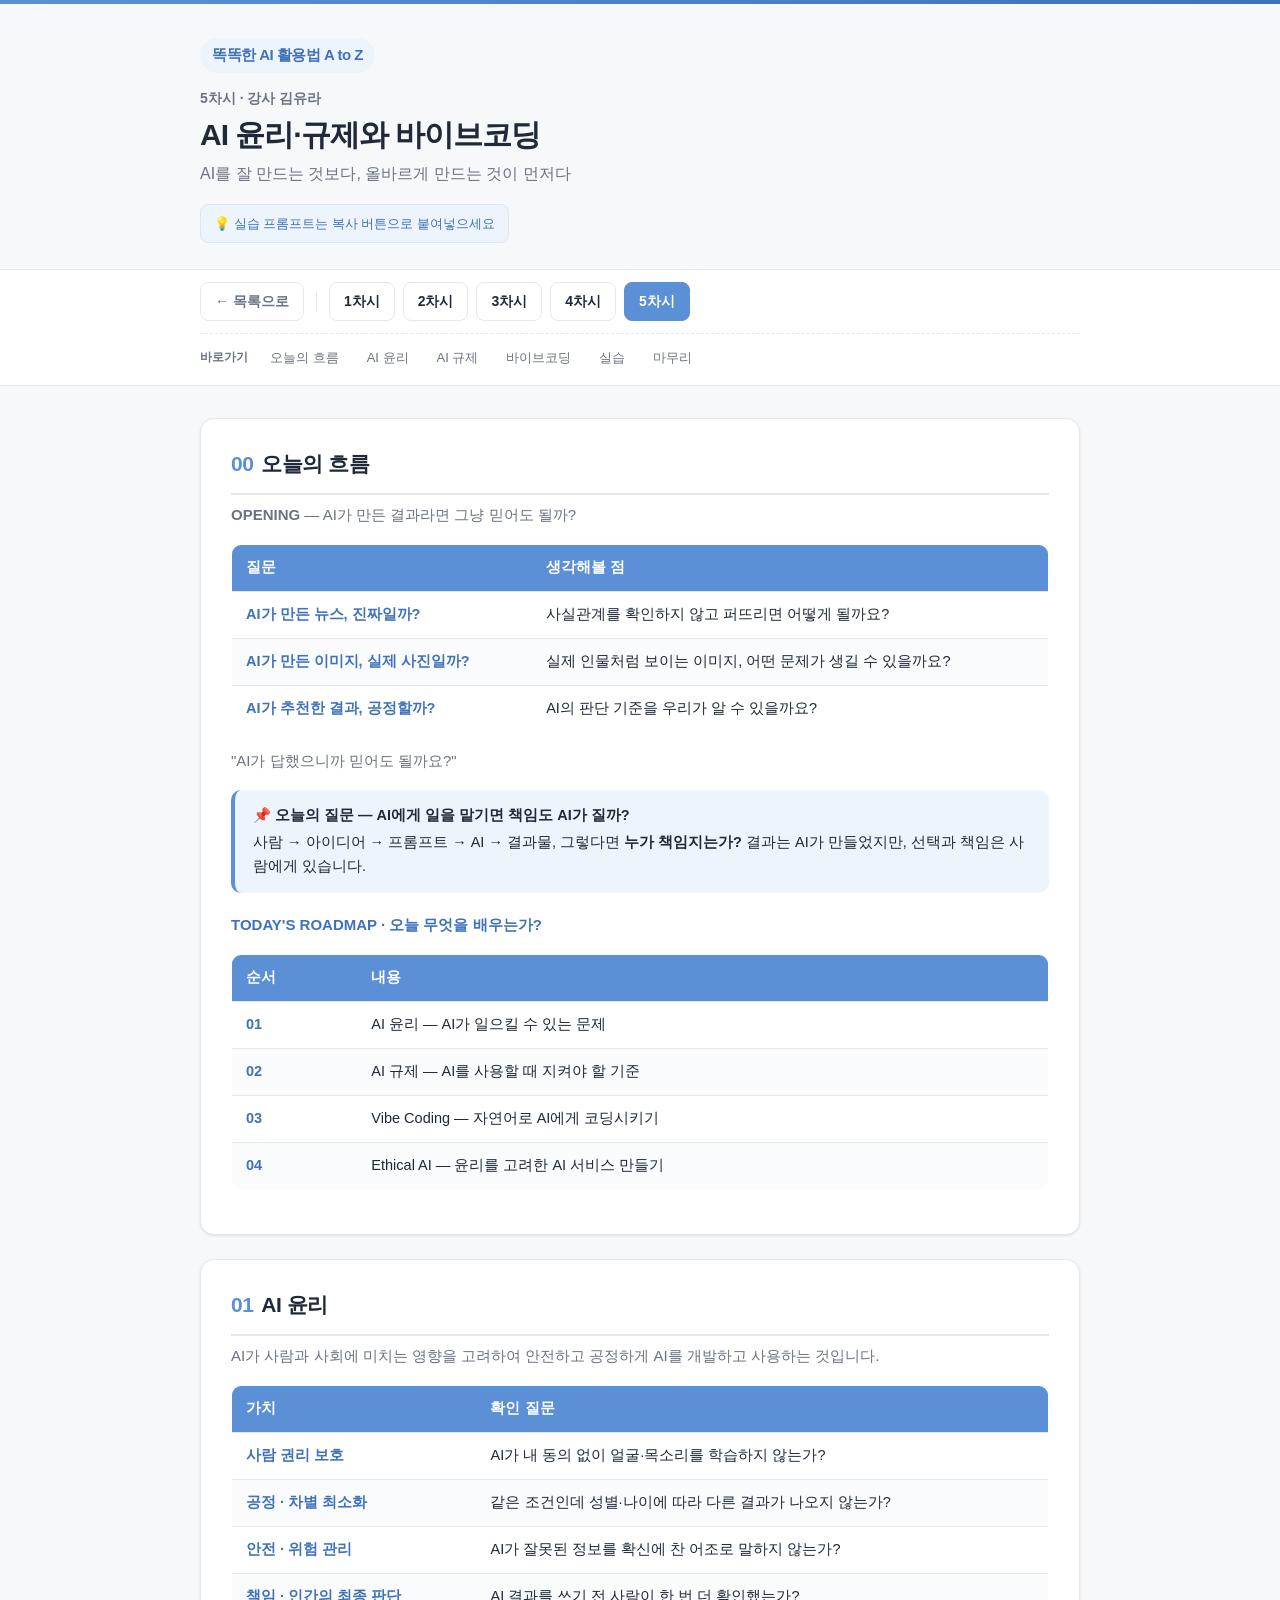
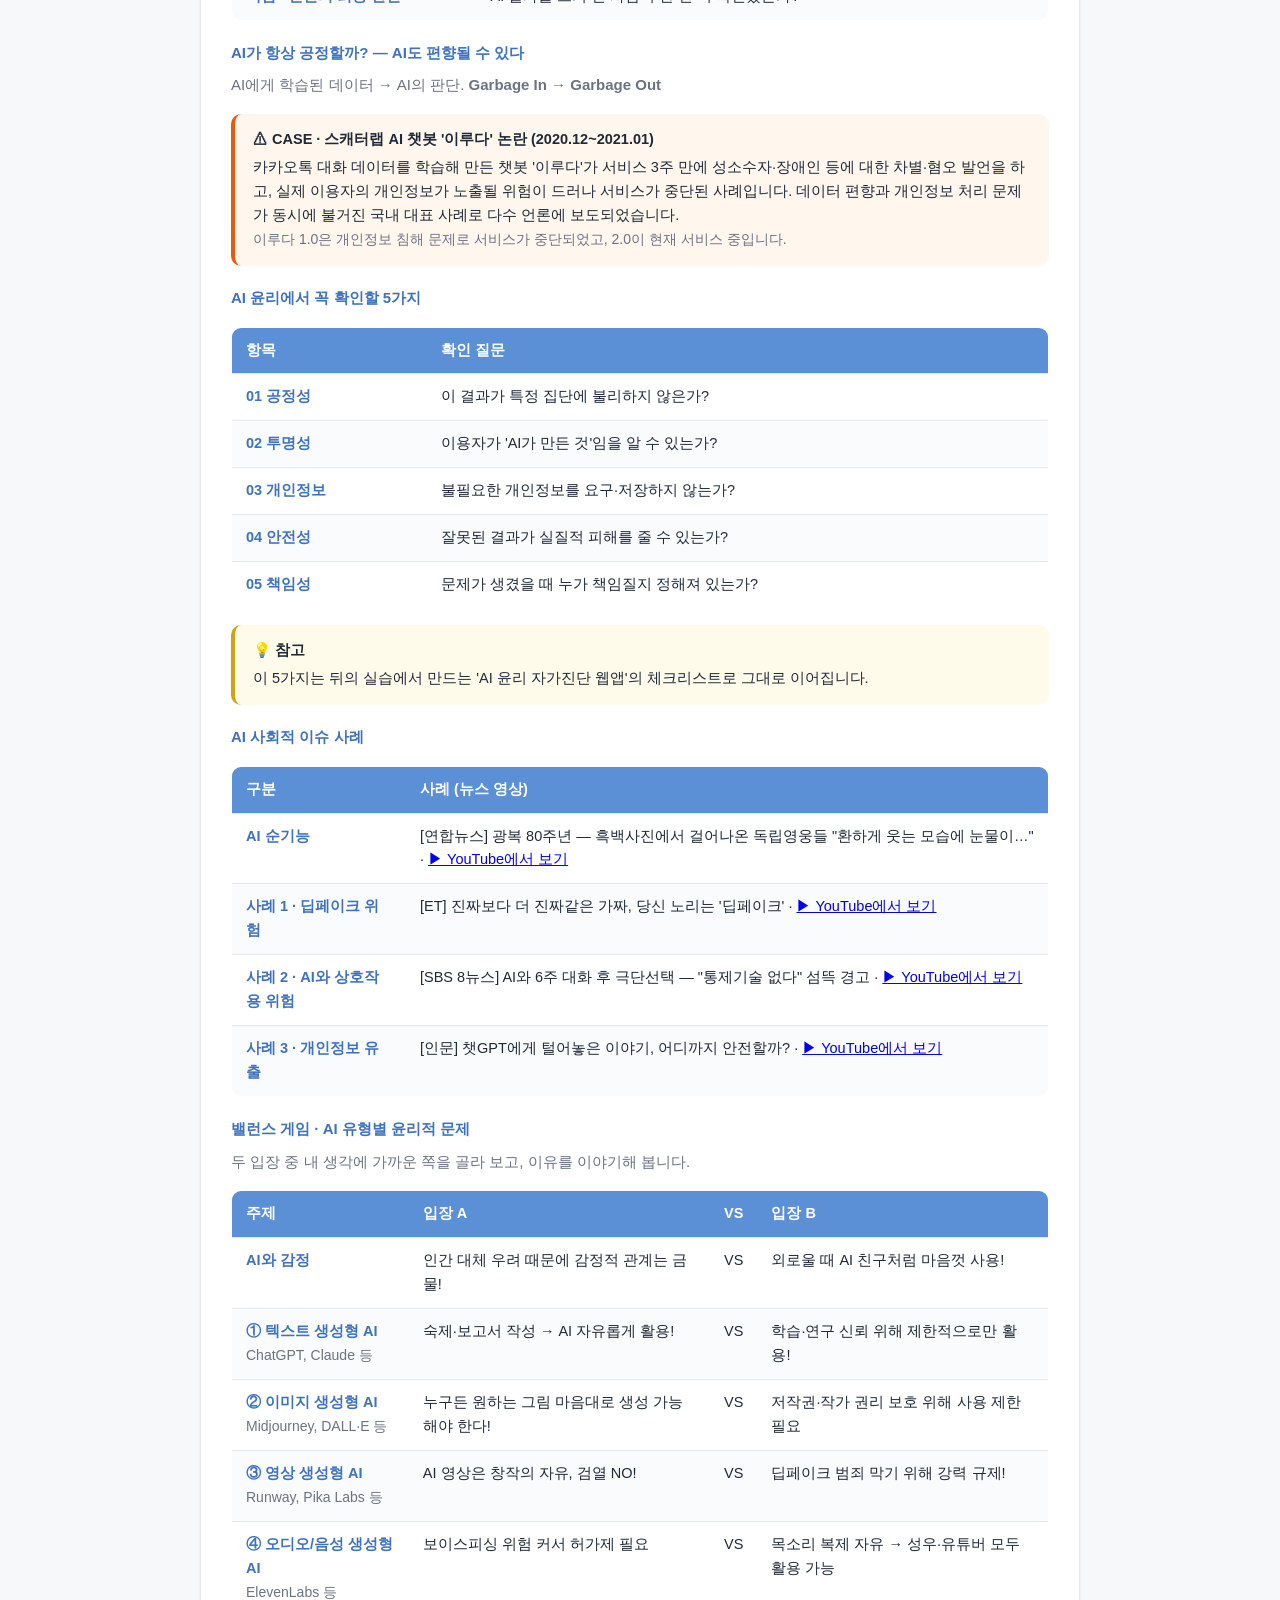
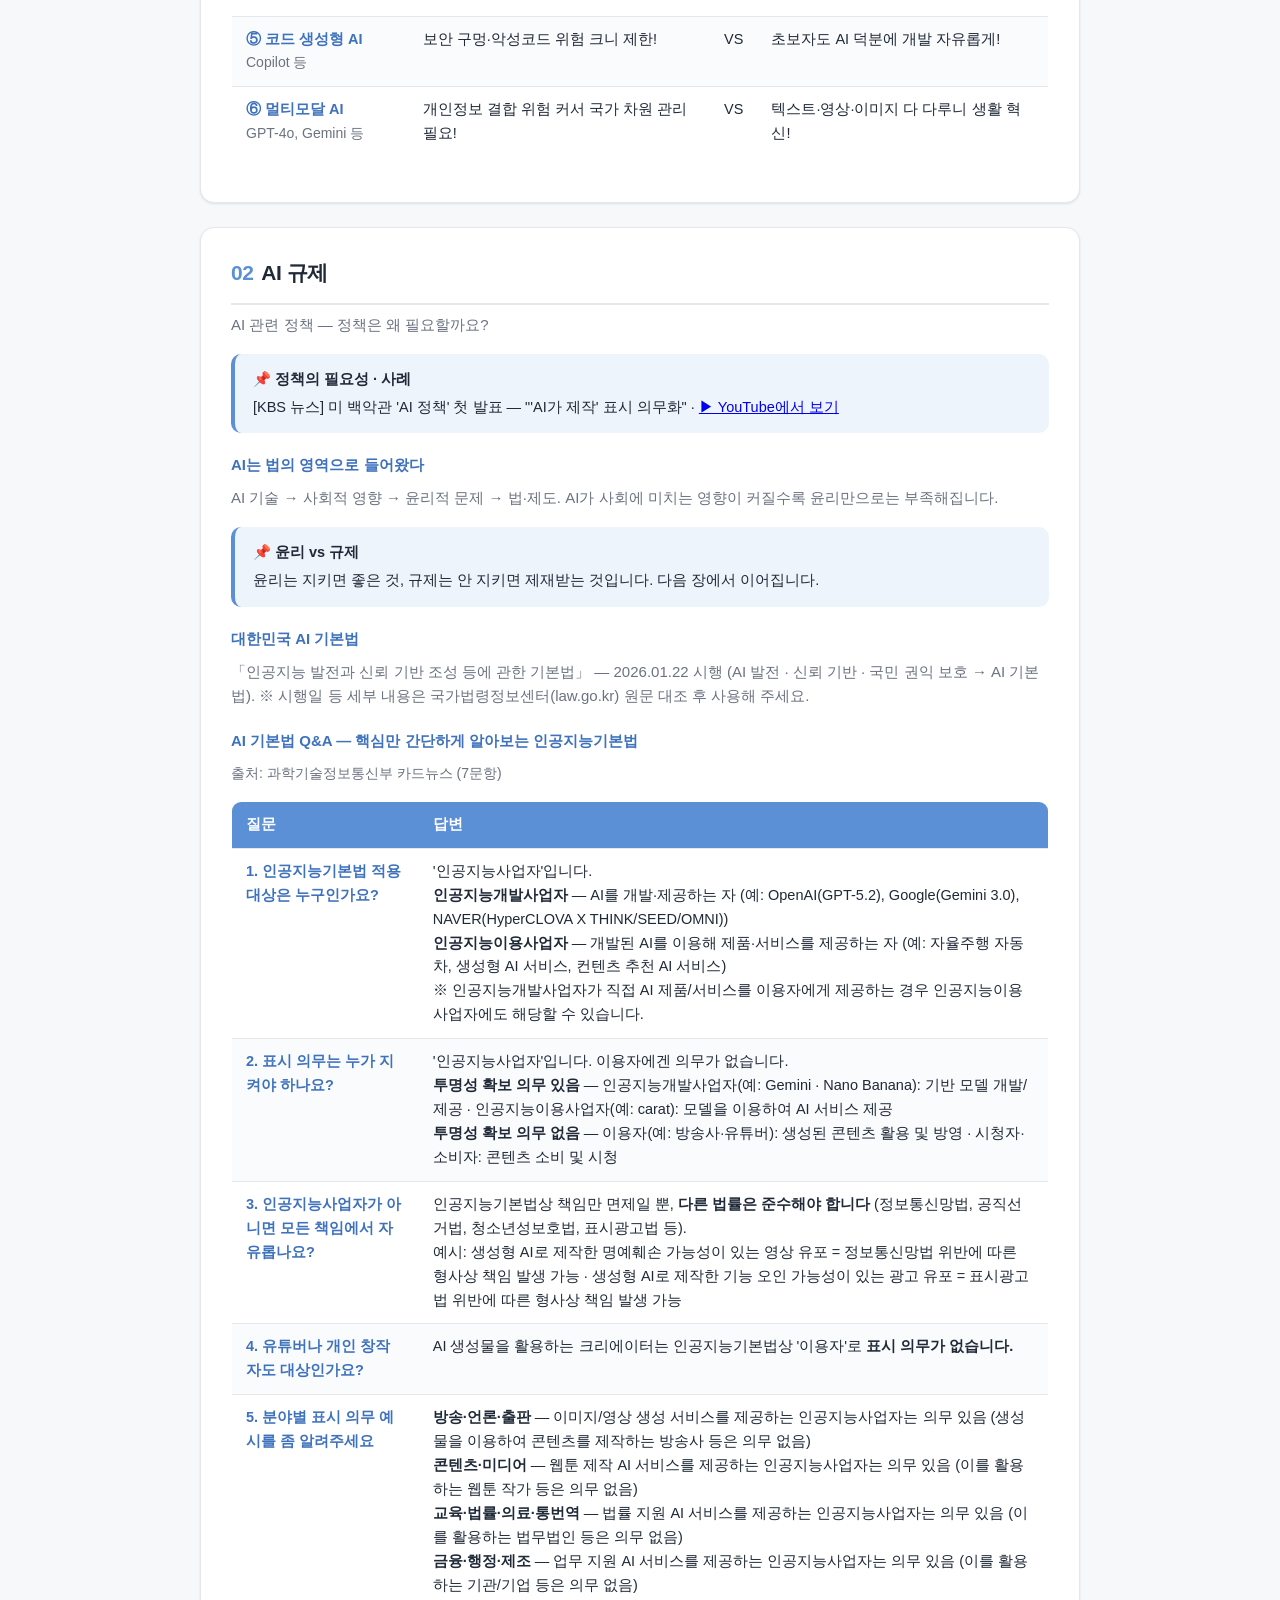
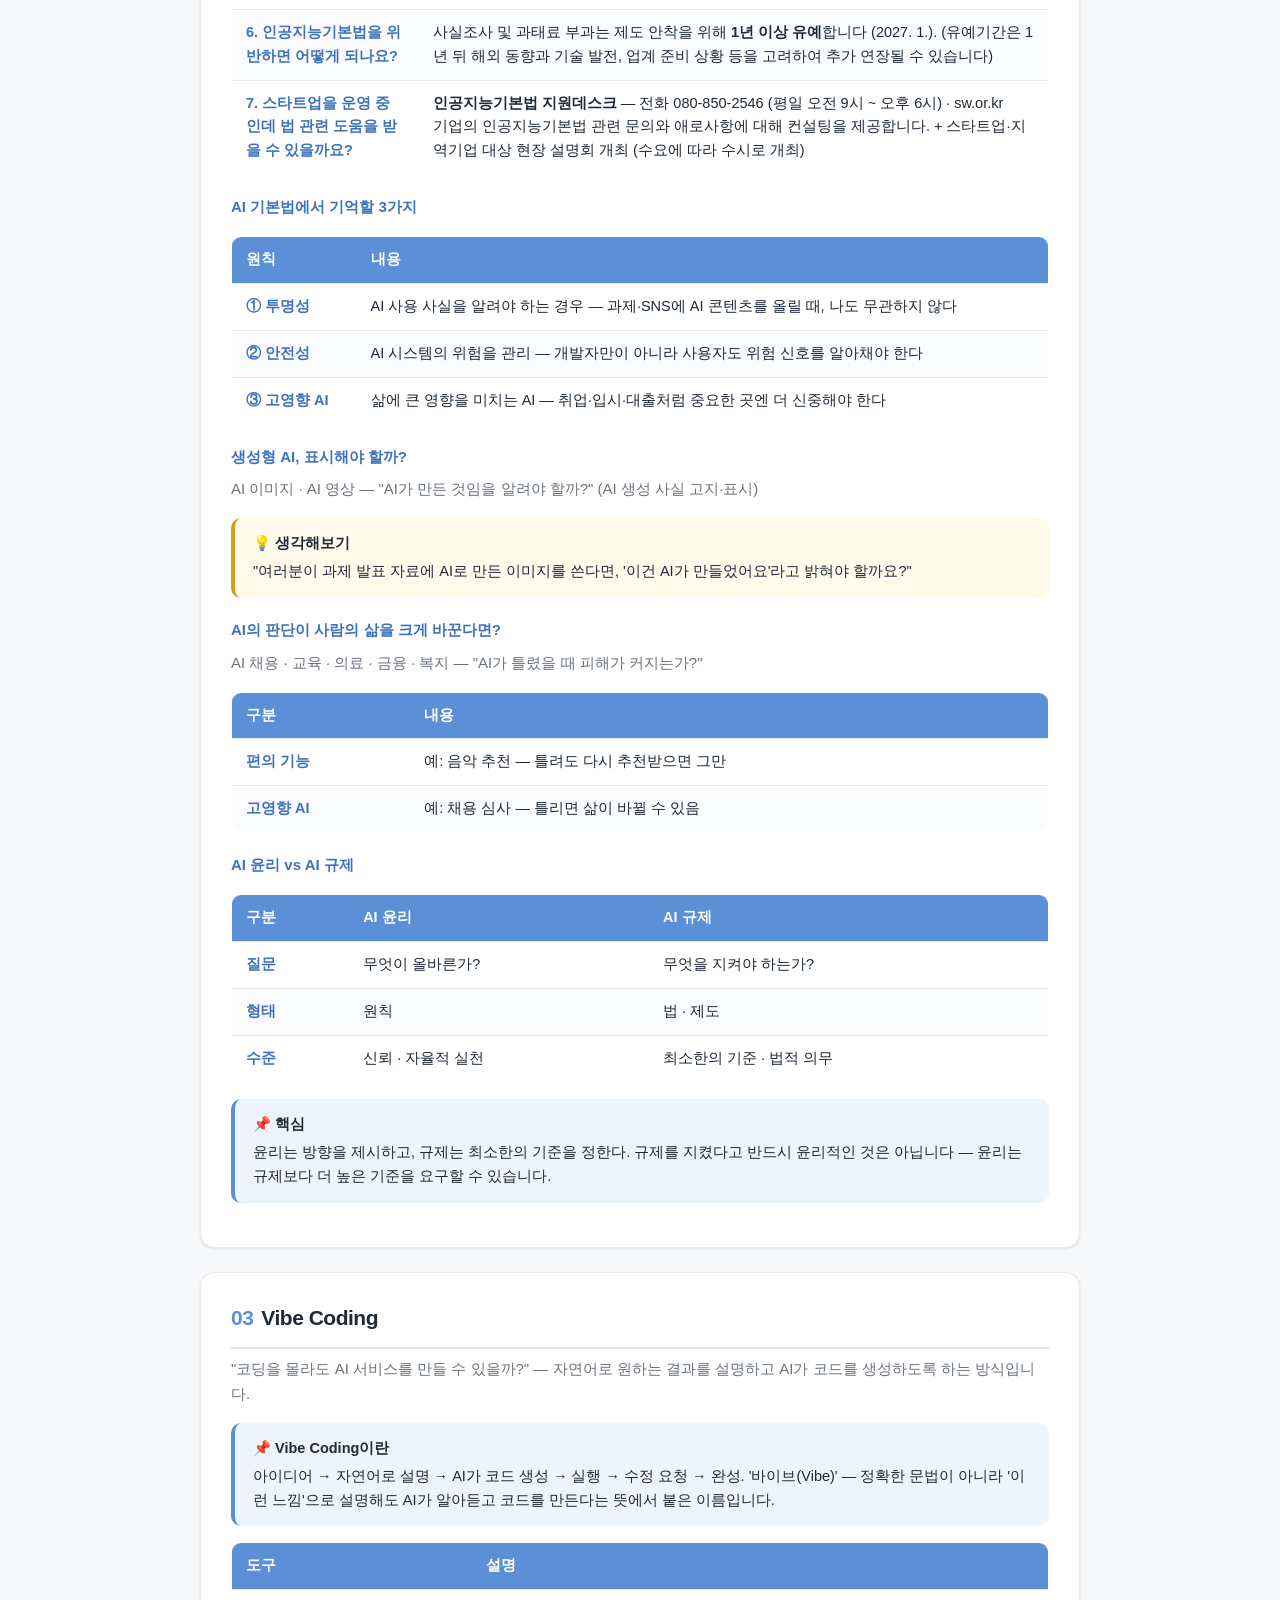
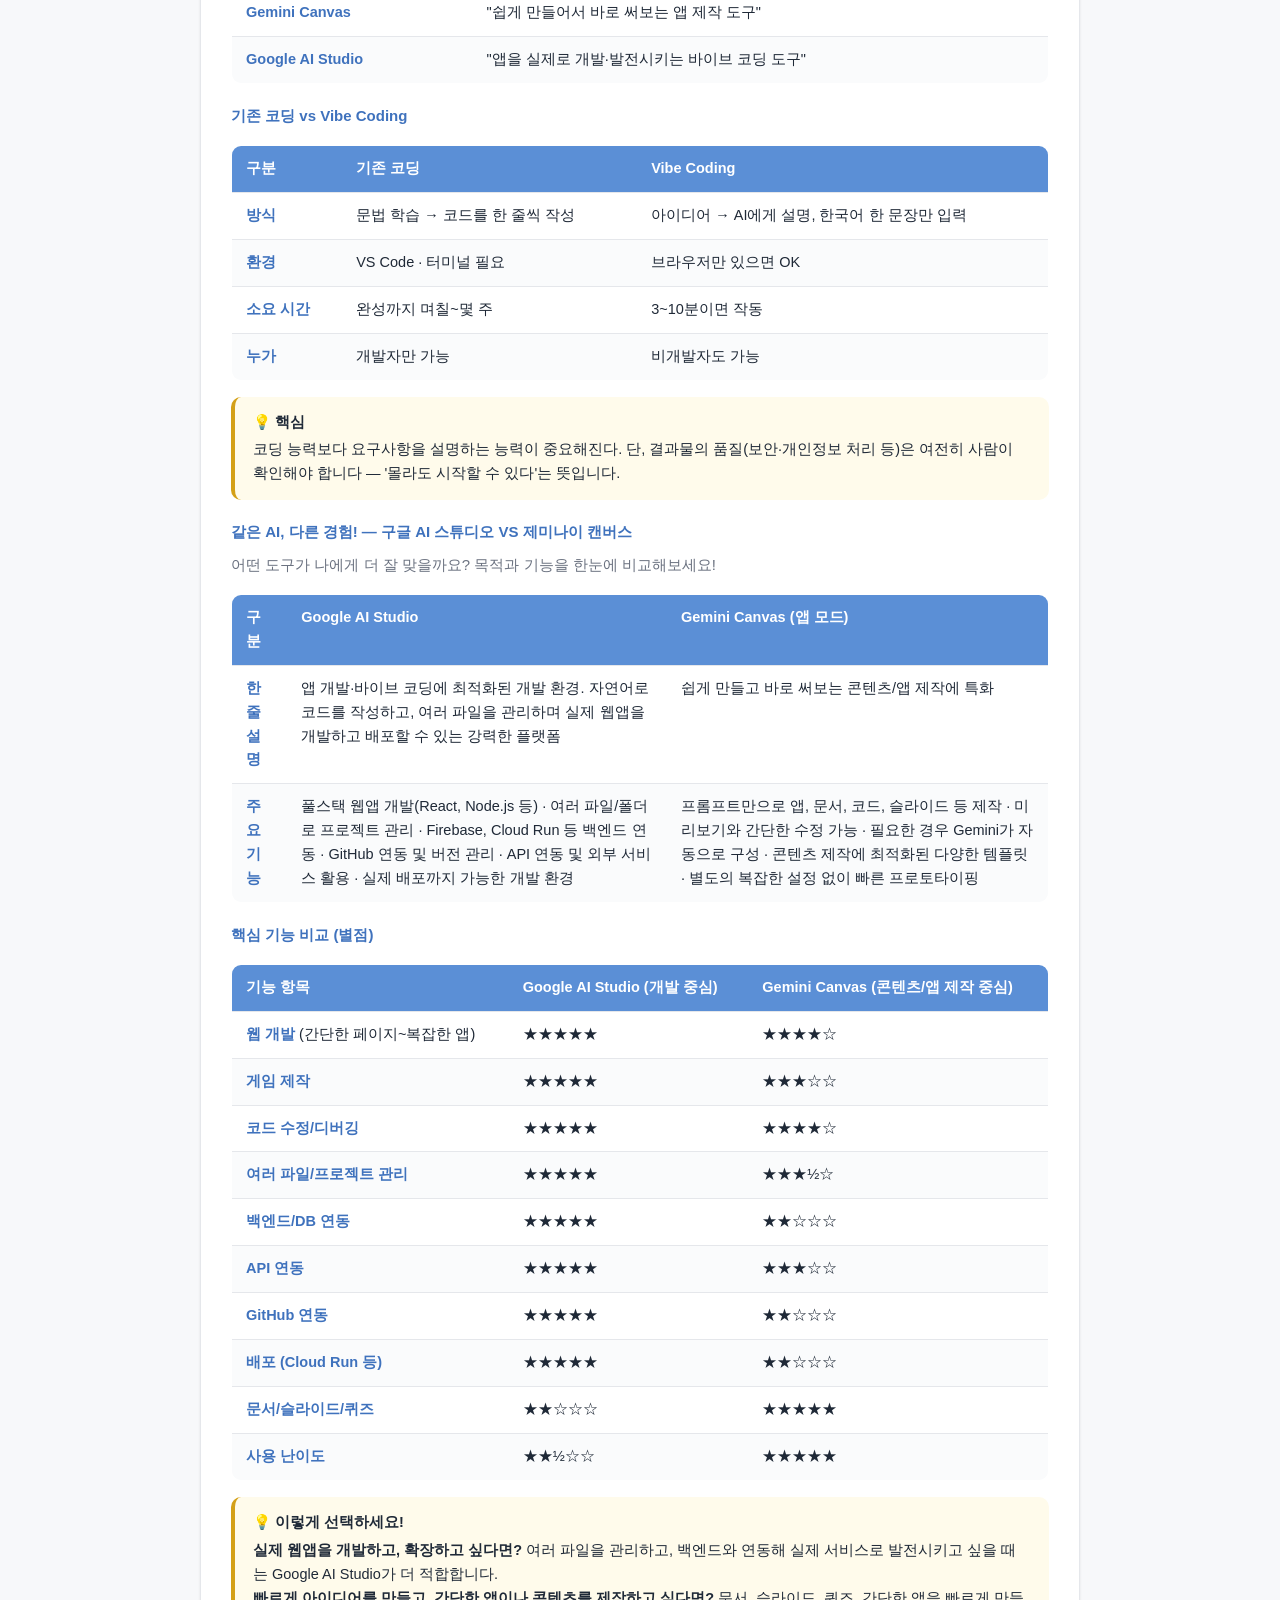
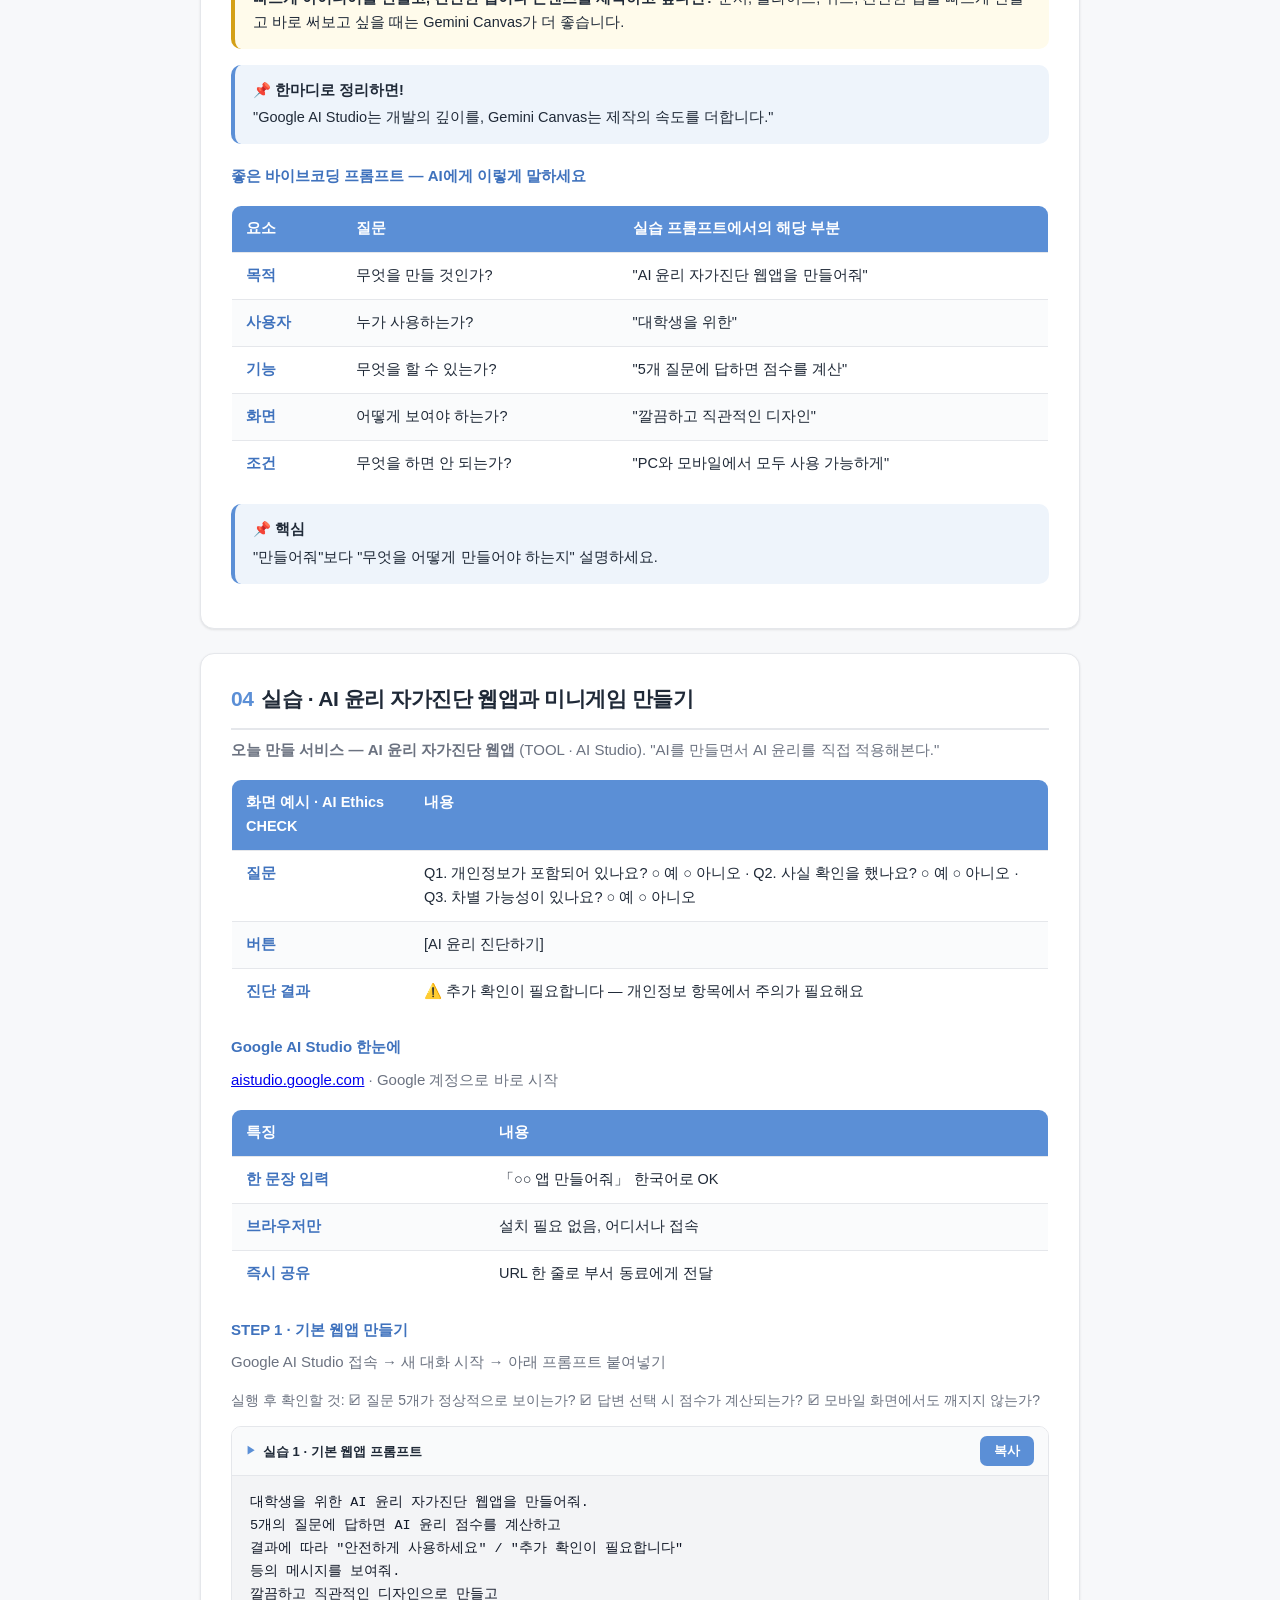
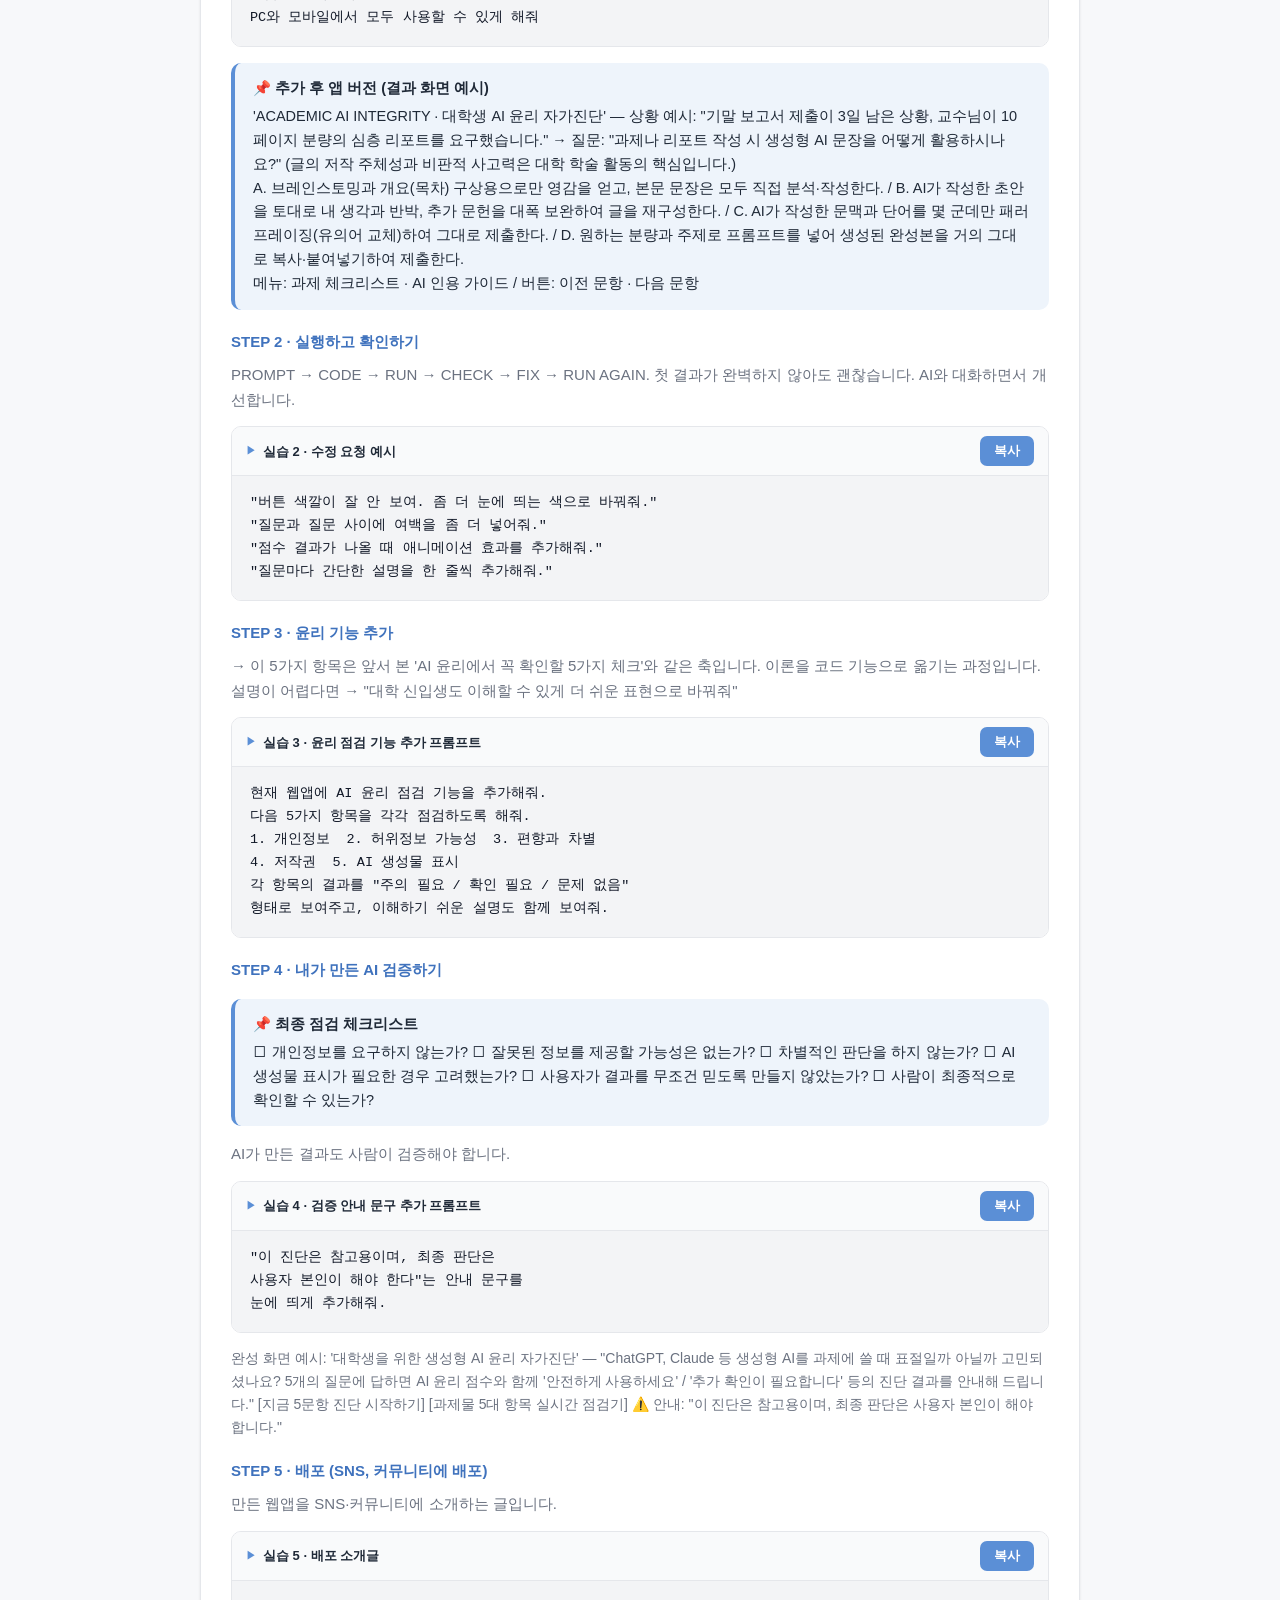
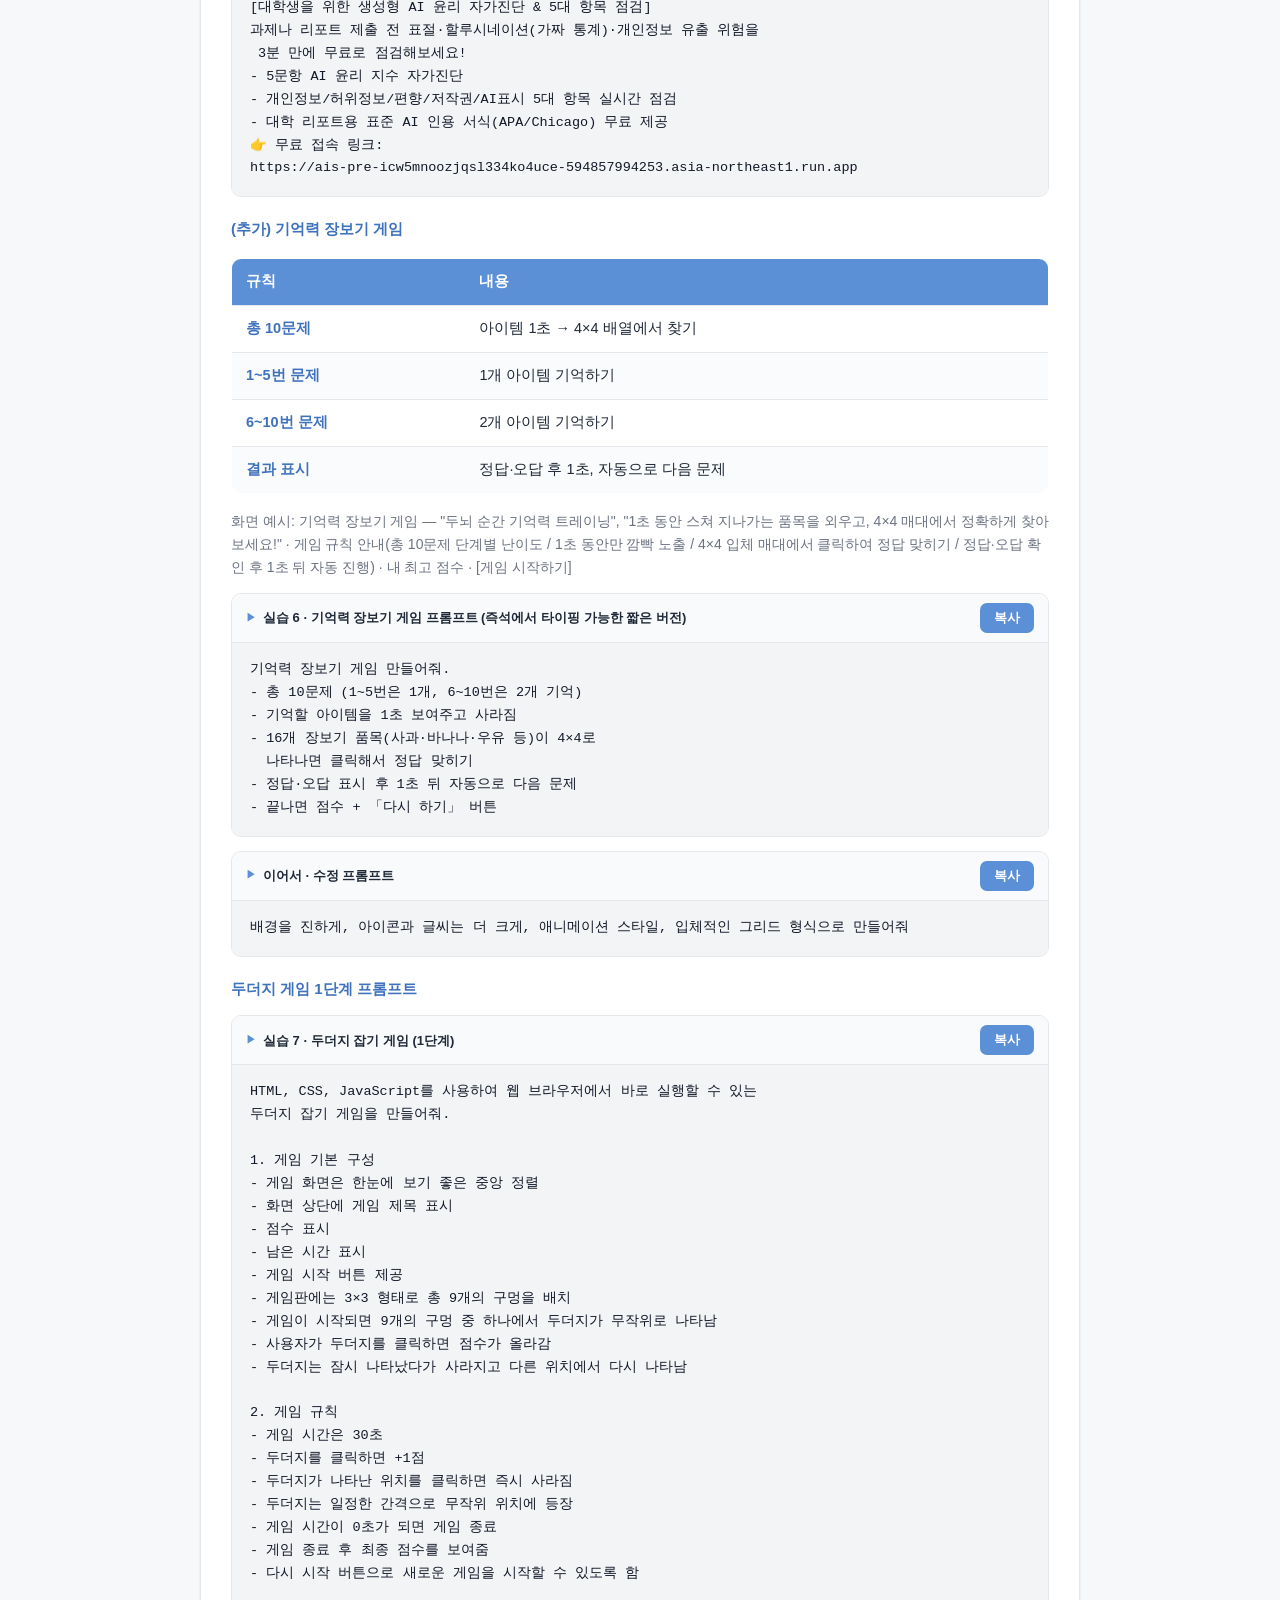
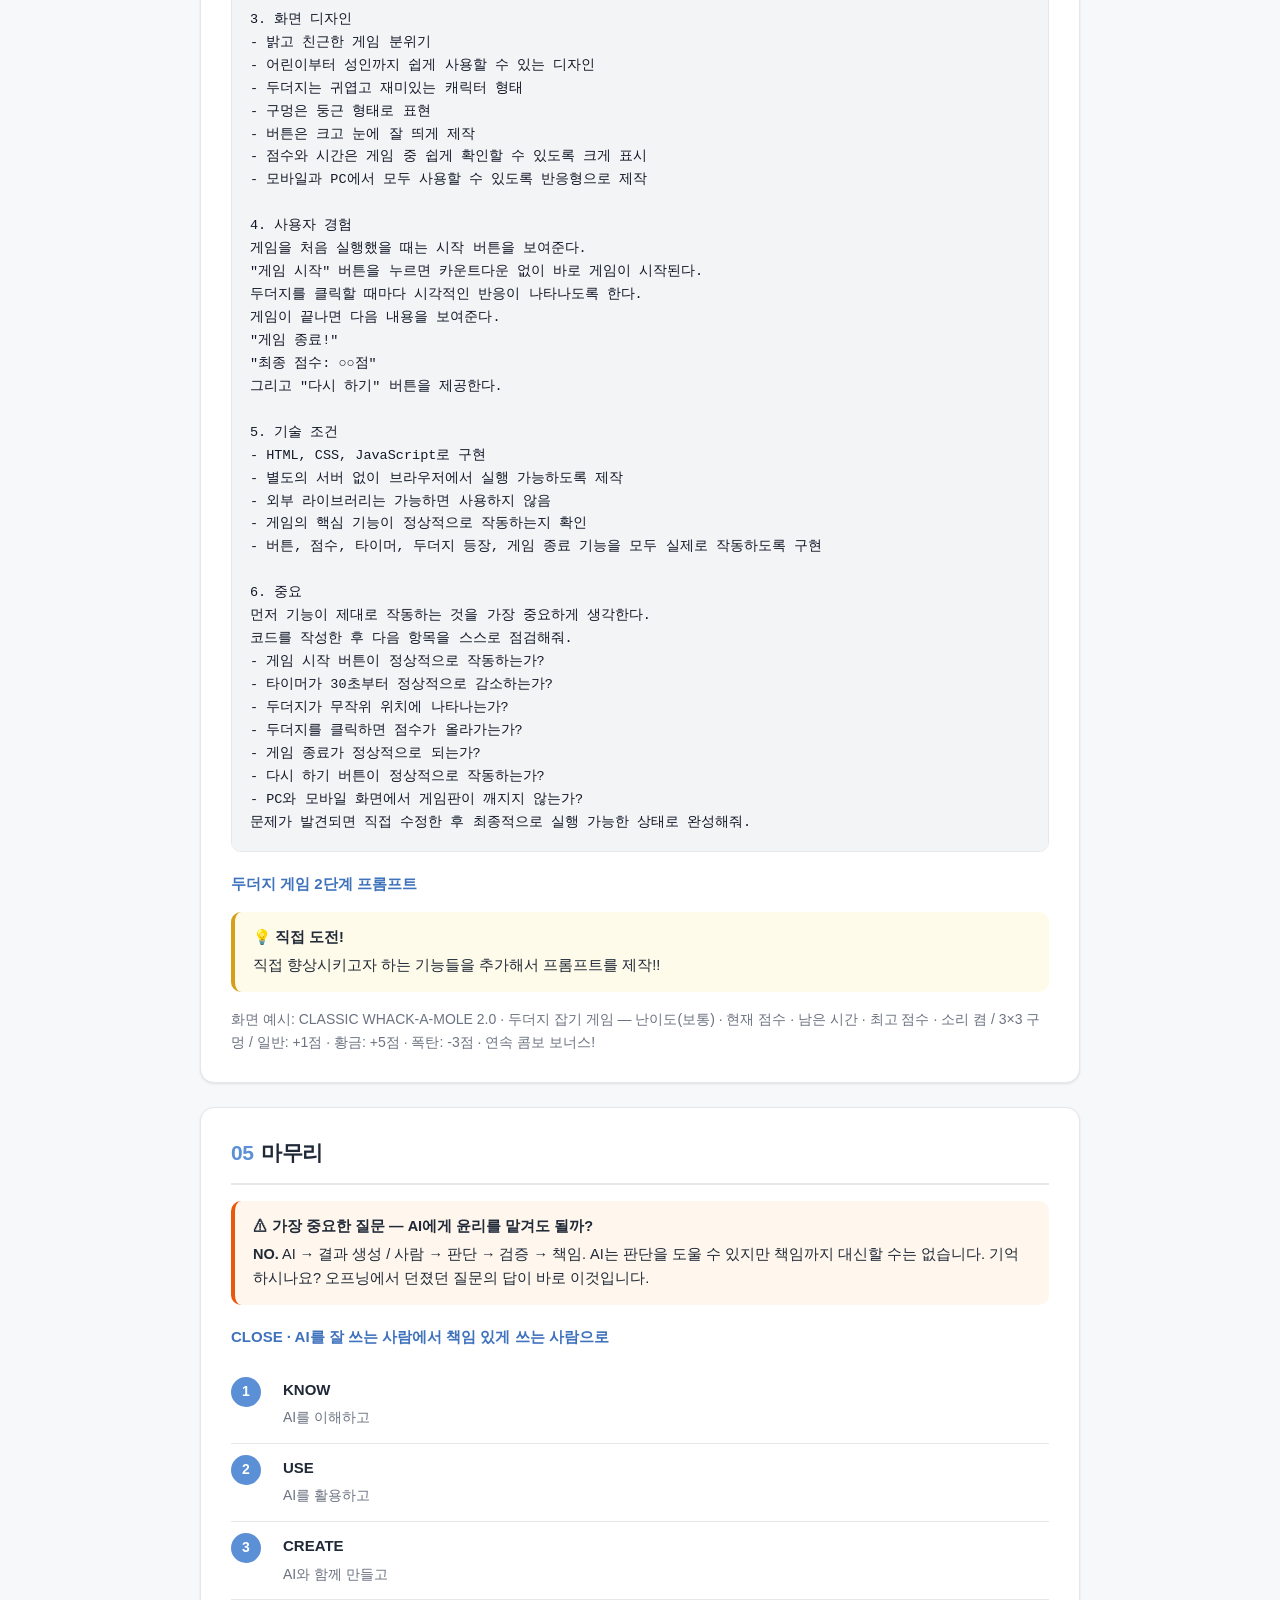
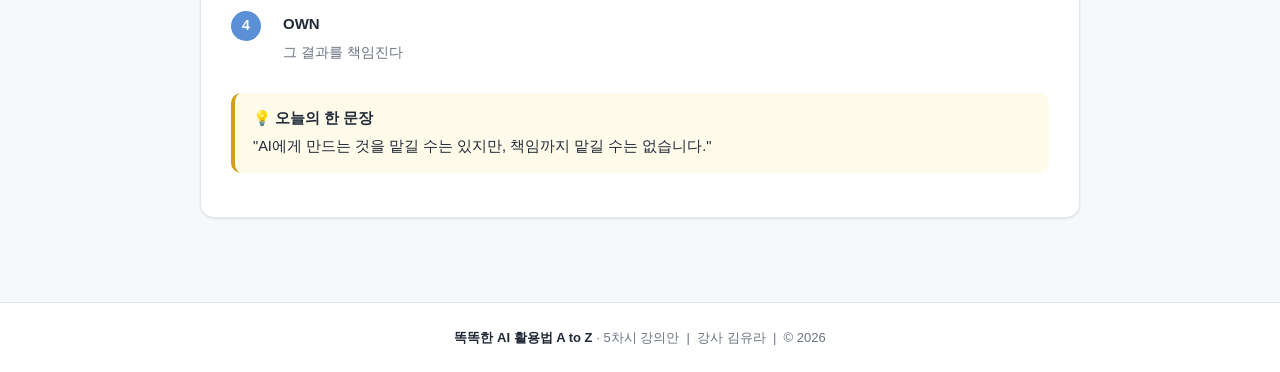
<file: session_5.html>
<!DOCTYPE html>
<html lang="ko">
<head>
<meta charset="UTF-8">
<meta name="viewport" content="width=device-width, initial-scale=1.0">
<title>5차시 · AI 윤리·규제와 바이브코딩 · 똑똑한 AI 활용법 A to Z</title>
<link rel="stylesheet" href="style.css">
</head>
<body class="page-session">

<div class="statusbar"></div>

<header class="header">
  <div class="wrap">
    <span class="logo"></span>
    <p class="eyebrow"></p>
    <h1>AI 윤리·규제와 바이브코딩</h1>
    <p class="subtitle">AI를 잘 만드는 것보다, 올바르게 만드는 것이 먼저다</p>
    <span class="guide">💡 실습 프롬프트는 복사 버튼으로 붙여넣으세요</span>
  </div>
</header>

<nav class="nav" id="site-nav"></nav>

<main>
  <div class="wrap">

    <section class="card" id="flow">
      <h2><span class="num">00</span>오늘의 흐름</h2>
      <p class="lead"><b>OPENING</b> — AI가 만든 결과라면 그냥 믿어도 될까?</p>

      <table class="table">
        <thead><tr><th>질문</th><th>생각해볼 점</th></tr></thead>
        <tbody>
          <tr><td><strong>AI가 만든 뉴스, 진짜일까?</strong></td><td>사실관계를 확인하지 않고 퍼뜨리면 어떻게 될까요?</td></tr>
          <tr><td><strong>AI가 만든 이미지, 실제 사진일까?</strong></td><td>실제 인물처럼 보이는 이미지, 어떤 문제가 생길 수 있을까요?</td></tr>
          <tr><td><strong>AI가 추천한 결과, 공정할까?</strong></td><td>AI의 판단 기준을 우리가 알 수 있을까요?</td></tr>
        </tbody>
      </table>
      <p class="lead">"AI가 답했으니까 믿어도 될까요?"</p>

      <div class="box note">
        <span class="box-title">📌 오늘의 질문 — AI에게 일을 맡기면 책임도 AI가 질까?</span>
        사람 → 아이디어 → 프롬프트 → AI → 결과물, 그렇다면 <b>누가 책임지는가?</b> 결과는 AI가 만들었지만, 선택과 책임은 사람에게 있습니다.
      </div>

      <h3>TODAY'S ROADMAP · 오늘 무엇을 배우는가?</h3>
      <table class="table">
        <thead><tr><th>순서</th><th>내용</th></tr></thead>
        <tbody>
          <tr><td><strong>01</strong></td><td>AI 윤리 — AI가 일으킬 수 있는 문제</td></tr>
          <tr><td><strong>02</strong></td><td>AI 규제 — AI를 사용할 때 지켜야 할 기준</td></tr>
          <tr><td><strong>03</strong></td><td>Vibe Coding — 자연어로 AI에게 코딩시키기</td></tr>
          <tr><td><strong>04</strong></td><td>Ethical AI — 윤리를 고려한 AI 서비스 만들기</td></tr>
        </tbody>
      </table>
    </section>

    <section class="card" id="ethics">
      <h2><span class="num">01</span>AI 윤리</h2>
      <p class="lead">AI가 사람과 사회에 미치는 영향을 고려하여 안전하고 공정하게 AI를 개발하고 사용하는 것입니다.</p>

      <table class="table">
        <thead><tr><th>가치</th><th>확인 질문</th></tr></thead>
        <tbody>
          <tr><td><strong>사람 권리 보호</strong></td><td>AI가 내 동의 없이 얼굴·목소리를 학습하지 않는가?</td></tr>
          <tr><td><strong>공정 · 차별 최소화</strong></td><td>같은 조건인데 성별·나이에 따라 다른 결과가 나오지 않는가?</td></tr>
          <tr><td><strong>안전 · 위험 관리</strong></td><td>AI가 잘못된 정보를 확신에 찬 어조로 말하지 않는가?</td></tr>
          <tr><td><strong>책임 · 인간의 최종 판단</strong></td><td>AI 결과를 쓰기 전 사람이 한 번 더 확인했는가?</td></tr>
        </tbody>
      </table>

      <h3>AI가 항상 공정할까? — AI도 편향될 수 있다</h3>
      <p class="lead">AI에게 학습된 데이터 → AI의 판단. <b>Garbage In → Garbage Out</b></p>
      <div class="box warn">
        <span class="box-title">⚠ CASE · 스캐터랩 AI 챗봇 '이루다' 논란 (2020.12~2021.01)</span>
        카카오톡 대화 데이터를 학습해 만든 챗봇 '이루다'가 서비스 3주 만에 성소수자·장애인 등에 대한 차별·혐오 발언을 하고, 실제 이용자의 개인정보가 노출될 위험이 드러나 서비스가 중단된 사례입니다. 데이터 편향과 개인정보 처리 문제가 동시에 불거진 국내 대표 사례로 다수 언론에 보도되었습니다.<br>
        <span class="muted">이루다 1.0은 개인정보 침해 문제로 서비스가 중단되었고, 2.0이 현재 서비스 중입니다.</span>
      </div>

      <h3>AI 윤리에서 꼭 확인할 5가지</h3>
      <table class="table">
        <thead><tr><th>항목</th><th>확인 질문</th></tr></thead>
        <tbody>
          <tr><td><strong>01 공정성</strong></td><td>이 결과가 특정 집단에 불리하지 않은가?</td></tr>
          <tr><td><strong>02 투명성</strong></td><td>이용자가 'AI가 만든 것'임을 알 수 있는가?</td></tr>
          <tr><td><strong>03 개인정보</strong></td><td>불필요한 개인정보를 요구·저장하지 않는가?</td></tr>
          <tr><td><strong>04 안전성</strong></td><td>잘못된 결과가 실질적 피해를 줄 수 있는가?</td></tr>
          <tr><td><strong>05 책임성</strong></td><td>문제가 생겼을 때 누가 책임질지 정해져 있는가?</td></tr>
        </tbody>
      </table>
      <div class="box tip">
        <span class="box-title">💡 참고</span>
        이 5가지는 뒤의 실습에서 만드는 'AI 윤리 자가진단 웹앱'의 체크리스트로 그대로 이어집니다.
      </div>

      <h3>AI 사회적 이슈 사례</h3>
      <table class="table">
        <thead><tr><th>구분</th><th>사례 (뉴스 영상)</th></tr></thead>
        <tbody>
          <tr><td><strong>AI 순기능</strong></td><td>[연합뉴스] 광복 80주년 — 흑백사진에서 걸어나온 독립영웅들 "환하게 웃는 모습에 눈물이…" · <a href="https://www.youtube.com/watch?v=1EchiQP3uLM" target="_blank" rel="noopener">▶ YouTube에서 보기</a></td></tr>
          <tr><td><strong>사례 1 · 딥페이크 위험</strong></td><td>[ET] 진짜보다 더 진짜같은 가짜, 당신 노리는 '딥페이크' · <a href="https://www.youtube.com/watch?v=zmsK6Ap_hYI" target="_blank" rel="noopener">▶ YouTube에서 보기</a></td></tr>
          <tr><td><strong>사례 2 · AI와 상호작용 위험</strong></td><td>[SBS 8뉴스] AI와 6주 대화 후 극단선택 — "통제기술 없다" 섬뜩 경고 · <a href="https://www.youtube.com/watch?v=YXmvuZrApk4" target="_blank" rel="noopener">▶ YouTube에서 보기</a></td></tr>
          <tr><td><strong>사례 3 · 개인정보 유출</strong></td><td>[인문] 챗GPT에게 털어놓은 이야기, 어디까지 안전할까? · <a href="https://www.youtube.com/watch?v=7SrQm6ywmco" target="_blank" rel="noopener">▶ YouTube에서 보기</a></td></tr>
        </tbody>
      </table>

      <h3>밸런스 게임 · AI 유형별 윤리적 문제</h3>
      <p class="lead">두 입장 중 내 생각에 가까운 쪽을 골라 보고, 이유를 이야기해 봅니다.</p>
      <table class="table">
        <thead><tr><th>주제</th><th>입장 A</th><th>VS</th><th>입장 B</th></tr></thead>
        <tbody>
          <tr><td><strong>AI와 감정</strong></td><td>인간 대체 우려 때문에 감정적 관계는 금물!</td><td>VS</td><td>외로울 때 AI 친구처럼 마음껏 사용!</td></tr>
          <tr><td><strong>① 텍스트 생성형 AI</strong><br><span class="muted">ChatGPT, Claude 등</span></td><td>숙제·보고서 작성 → AI 자유롭게 활용!</td><td>VS</td><td>학습·연구 신뢰 위해 제한적으로만 활용!</td></tr>
          <tr><td><strong>② 이미지 생성형 AI</strong><br><span class="muted">Midjourney, DALL·E 등</span></td><td>누구든 원하는 그림 마음대로 생성 가능해야 한다!</td><td>VS</td><td>저작권·작가 권리 보호 위해 사용 제한 필요</td></tr>
          <tr><td><strong>③ 영상 생성형 AI</strong><br><span class="muted">Runway, Pika Labs 등</span></td><td>AI 영상은 창작의 자유, 검열 NO!</td><td>VS</td><td>딥페이크 범죄 막기 위해 강력 규제!</td></tr>
          <tr><td><strong>④ 오디오/음성 생성형 AI</strong><br><span class="muted">ElevenLabs 등</span></td><td>보이스피싱 위험 커서 허가제 필요</td><td>VS</td><td>목소리 복제 자유 → 성우·유튜버 모두 활용 가능</td></tr>
          <tr><td><strong>⑤ 코드 생성형 AI</strong><br><span class="muted">Copilot 등</span></td><td>보안 구멍·악성코드 위험 크니 제한!</td><td>VS</td><td>초보자도 AI 덕분에 개발 자유롭게!</td></tr>
          <tr><td><strong>⑥ 멀티모달 AI</strong><br><span class="muted">GPT-4o, Gemini 등</span></td><td>개인정보 결합 위험 커서 국가 차원 관리 필요!</td><td>VS</td><td>텍스트·영상·이미지 다 다루니 생활 혁신!</td></tr>
        </tbody>
      </table>
    </section>

    <section class="card" id="regulation">
      <h2><span class="num">02</span>AI 규제</h2>
      <p class="lead">AI 관련 정책 — 정책은 왜 필요할까요?</p>

      <div class="box note">
        <span class="box-title">📌 정책의 필요성 · 사례</span>
        [KBS 뉴스] 미 백악관 'AI 정책' 첫 발표 — "'AI가 제작' 표시 의무화" · <a href="https://www.youtube.com/watch?v=c05t4jBeAb4" target="_blank" rel="noopener">▶ YouTube에서 보기</a>
      </div>

      <h3>AI는 법의 영역으로 들어왔다</h3>
      <p class="lead">AI 기술 → 사회적 영향 → 윤리적 문제 → 법·제도. AI가 사회에 미치는 영향이 커질수록 윤리만으로는 부족해집니다.</p>
      <div class="box note">
        <span class="box-title">📌 윤리 vs 규제</span>
        윤리는 지키면 좋은 것, 규제는 안 지키면 제재받는 것입니다. 다음 장에서 이어집니다.
      </div>

      <h3>대한민국 AI 기본법</h3>
      <p class="lead">「인공지능 발전과 신뢰 기반 조성 등에 관한 기본법」 — 2026.01.22 시행 (AI 발전 · 신뢰 기반 · 국민 권익 보호 → AI 기본법). ※ 시행일 등 세부 내용은 국가법령정보센터(law.go.kr) 원문 대조 후 사용해 주세요.</p>

      <h3>AI 기본법 Q&amp;A — 핵심만 간단하게 알아보는 인공지능기본법</h3>
      <p class="muted">출처: 과학기술정보통신부 카드뉴스 (7문항)</p>
      <table class="table">
        <thead><tr><th>질문</th><th>답변</th></tr></thead>
        <tbody>
          <tr>
            <td><strong>1. 인공지능기본법 적용 대상은 누구인가요?</strong></td>
            <td>'인공지능사업자'입니다.<br>
              <b>인공지능개발사업자</b> — AI를 개발·제공하는 자 (예: OpenAI(GPT-5.2), Google(Gemini 3.0), NAVER(HyperCLOVA X THINK/SEED/OMNI))<br>
              <b>인공지능이용사업자</b> — 개발된 AI를 이용해 제품·서비스를 제공하는 자 (예: 자율주행 자동차, 생성형 AI 서비스, 컨텐츠 추천 AI 서비스)<br>
              ※ 인공지능개발사업자가 직접 AI 제품/서비스를 이용자에게 제공하는 경우 인공지능이용사업자에도 해당할 수 있습니다.</td>
          </tr>
          <tr>
            <td><strong>2. 표시 의무는 누가 지켜야 하나요?</strong></td>
            <td>'인공지능사업자'입니다. 이용자에겐 의무가 없습니다.<br>
              <b>투명성 확보 의무 있음</b> — 인공지능개발사업자(예: Gemini · Nano Banana): 기반 모델 개발/제공 · 인공지능이용사업자(예: carat): 모델을 이용하여 AI 서비스 제공<br>
              <b>투명성 확보 의무 없음</b> — 이용자(예: 방송사·유튜버): 생성된 콘텐츠 활용 및 방영 · 시청자·소비자: 콘텐츠 소비 및 시청</td>
          </tr>
          <tr>
            <td><strong>3. 인공지능사업자가 아니면 모든 책임에서 자유롭나요?</strong></td>
            <td>인공지능기본법상 책임만 면제일 뿐, <b>다른 법률은 준수해야 합니다</b> (정보통신망법, 공직선거법, 청소년성보호법, 표시광고법 등).<br>
              예시: 생성형 AI로 제작한 명예훼손 가능성이 있는 영상 유포 = 정보통신망법 위반에 따른 형사상 책임 발생 가능 · 생성형 AI로 제작한 기능 오인 가능성이 있는 광고 유포 = 표시광고법 위반에 따른 형사상 책임 발생 가능</td>
          </tr>
          <tr>
            <td><strong>4. 유튜버나 개인 창작자도 대상인가요?</strong></td>
            <td>AI 생성물을 활용하는 크리에이터는 인공지능기본법상 '이용자'로 <b>표시 의무가 없습니다.</b></td>
          </tr>
          <tr>
            <td><strong>5. 분야별 표시 의무 예시를 좀 알려주세요</strong></td>
            <td><b>방송·언론·출판</b> — 이미지/영상 생성 서비스를 제공하는 인공지능사업자는 의무 있음 (생성물을 이용하여 콘텐츠를 제작하는 방송사 등은 의무 없음)<br>
              <b>콘텐츠·미디어</b> — 웹툰 제작 AI 서비스를 제공하는 인공지능사업자는 의무 있음 (이를 활용하는 웹툰 작가 등은 의무 없음)<br>
              <b>교육·법률·의료·통번역</b> — 법률 지원 AI 서비스를 제공하는 인공지능사업자는 의무 있음 (이를 활용하는 법무법인 등은 의무 없음)<br>
              <b>금융·행정·제조</b> — 업무 지원 AI 서비스를 제공하는 인공지능사업자는 의무 있음 (이를 활용하는 기관/기업 등은 의무 없음)</td>
          </tr>
          <tr>
            <td><strong>6. 인공지능기본법을 위반하면 어떻게 되나요?</strong></td>
            <td>사실조사 및 과태료 부과는 제도 안착을 위해 <b>1년 이상 유예</b>합니다 (2027. 1.). (유예기간은 1년 뒤 해외 동향과 기술 발전, 업계 준비 상황 등을 고려하여 추가 연장될 수 있습니다)</td>
          </tr>
          <tr>
            <td><strong>7. 스타트업을 운영 중인데 법 관련 도움을 받을 수 있을까요?</strong></td>
            <td><b>인공지능기본법 지원데스크</b> — 전화 080-850-2546 (평일 오전 9시 ~ 오후 6시) · sw.or.kr<br>
              기업의 인공지능기본법 관련 문의와 애로사항에 대해 컨설팅을 제공합니다. + 스타트업·지역기업 대상 현장 설명회 개최 (수요에 따라 수시로 개최)</td>
          </tr>
        </tbody>
      </table>

      <h3>AI 기본법에서 기억할 3가지</h3>
      <table class="table">
        <thead><tr><th>원칙</th><th>내용</th></tr></thead>
        <tbody>
          <tr><td><strong>① 투명성</strong></td><td>AI 사용 사실을 알려야 하는 경우 — 과제·SNS에 AI 콘텐츠를 올릴 때, 나도 무관하지 않다</td></tr>
          <tr><td><strong>② 안전성</strong></td><td>AI 시스템의 위험을 관리 — 개발자만이 아니라 사용자도 위험 신호를 알아채야 한다</td></tr>
          <tr><td><strong>③ 고영향 AI</strong></td><td>삶에 큰 영향을 미치는 AI — 취업·입시·대출처럼 중요한 곳엔 더 신중해야 한다</td></tr>
        </tbody>
      </table>

      <h3>생성형 AI, 표시해야 할까?</h3>
      <p class="lead">AI 이미지 · AI 영상 — "AI가 만든 것임을 알려야 할까?" (AI 생성 사실 고지·표시)</p>
      <div class="box tip">
        <span class="box-title">💡 생각해보기</span>
        "여러분이 과제 발표 자료에 AI로 만든 이미지를 쓴다면, '이건 AI가 만들었어요'라고 밝혀야 할까요?"
      </div>

      <h3>AI의 판단이 사람의 삶을 크게 바꾼다면?</h3>
      <p class="lead">AI 채용 · 교육 · 의료 · 금융 · 복지 — "AI가 틀렸을 때 피해가 커지는가?"</p>
      <table class="table">
        <thead><tr><th>구분</th><th>내용</th></tr></thead>
        <tbody>
          <tr><td><strong>편의 기능</strong></td><td>예: 음악 추천 — 틀려도 다시 추천받으면 그만</td></tr>
          <tr><td><strong>고영향 AI</strong></td><td>예: 채용 심사 — 틀리면 삶이 바뀔 수 있음</td></tr>
        </tbody>
      </table>

      <h3>AI 윤리 vs AI 규제</h3>
      <table class="table">
        <thead><tr><th>구분</th><th>AI 윤리</th><th>AI 규제</th></tr></thead>
        <tbody>
          <tr><td><strong>질문</strong></td><td>무엇이 올바른가?</td><td>무엇을 지켜야 하는가?</td></tr>
          <tr><td><strong>형태</strong></td><td>원칙</td><td>법 · 제도</td></tr>
          <tr><td><strong>수준</strong></td><td>신뢰 · 자율적 실천</td><td>최소한의 기준 · 법적 의무</td></tr>
        </tbody>
      </table>
      <div class="box note">
        <span class="box-title">📌 핵심</span>
        윤리는 방향을 제시하고, 규제는 최소한의 기준을 정한다. 규제를 지켰다고 반드시 윤리적인 것은 아닙니다 — 윤리는 규제보다 더 높은 기준을 요구할 수 있습니다.
      </div>
    </section>

    <section class="card" id="vibecoding">
      <h2><span class="num">03</span>Vibe Coding</h2>
      <p class="lead">"코딩을 몰라도 AI 서비스를 만들 수 있을까?" — 자연어로 원하는 결과를 설명하고 AI가 코드를 생성하도록 하는 방식입니다.</p>

      <div class="box note">
        <span class="box-title">📌 Vibe Coding이란</span>
        아이디어 → 자연어로 설명 → AI가 코드 생성 → 실행 → 수정 요청 → 완성. '바이브(Vibe)' — 정확한 문법이 아니라 '이런 느낌'으로 설명해도 AI가 알아듣고 코드를 만든다는 뜻에서 붙은 이름입니다.
      </div>

      <table class="table">
        <thead><tr><th>도구</th><th>설명</th></tr></thead>
        <tbody>
          <tr><td><strong>Gemini Canvas</strong></td><td>"쉽게 만들어서 바로 써보는 앱 제작 도구"</td></tr>
          <tr><td><strong>Google AI Studio</strong></td><td>"앱을 실제로 개발·발전시키는 바이브 코딩 도구"</td></tr>
        </tbody>
      </table>

      <h3>기존 코딩 vs Vibe Coding</h3>
      <table class="table">
        <thead><tr><th>구분</th><th>기존 코딩</th><th>Vibe Coding</th></tr></thead>
        <tbody>
          <tr><td><strong>방식</strong></td><td>문법 학습 → 코드를 한 줄씩 작성</td><td>아이디어 → AI에게 설명, 한국어 한 문장만 입력</td></tr>
          <tr><td><strong>환경</strong></td><td>VS Code · 터미널 필요</td><td>브라우저만 있으면 OK</td></tr>
          <tr><td><strong>소요 시간</strong></td><td>완성까지 며칠~몇 주</td><td>3~10분이면 작동</td></tr>
          <tr><td><strong>누가</strong></td><td>개발자만 가능</td><td>비개발자도 가능</td></tr>
        </tbody>
      </table>
      <div class="box tip">
        <span class="box-title">💡 핵심</span>
        코딩 능력보다 요구사항을 설명하는 능력이 중요해진다. 단, 결과물의 품질(보안·개인정보 처리 등)은 여전히 사람이 확인해야 합니다 — '몰라도 시작할 수 있다'는 뜻입니다.
      </div>

      <h3>같은 AI, 다른 경험! — 구글 AI 스튜디오 VS 제미나이 캔버스</h3>
      <p class="lead">어떤 도구가 나에게 더 잘 맞을까요? 목적과 기능을 한눈에 비교해보세요!</p>
      <table class="table">
        <thead><tr><th>구분</th><th>Google AI Studio</th><th>Gemini Canvas (앱 모드)</th></tr></thead>
        <tbody>
          <tr><td><strong>한 줄 설명</strong></td><td>앱 개발·바이브 코딩에 최적화된 개발 환경. 자연어로 코드를 작성하고, 여러 파일을 관리하며 실제 웹앱을 개발하고 배포할 수 있는 강력한 플랫폼</td><td>쉽게 만들고 바로 써보는 콘텐츠/앱 제작에 특화</td></tr>
          <tr><td><strong>주요 기능</strong></td><td>풀스택 웹앱 개발(React, Node.js 등) · 여러 파일/폴더로 프로젝트 관리 · Firebase, Cloud Run 등 백엔드 연동 · GitHub 연동 및 버전 관리 · API 연동 및 외부 서비스 활용 · 실제 배포까지 가능한 개발 환경</td><td>프롬프트만으로 앱, 문서, 코드, 슬라이드 등 제작 · 미리보기와 간단한 수정 가능 · 필요한 경우 Gemini가 자동으로 구성 · 콘텐츠 제작에 최적화된 다양한 템플릿 · 별도의 복잡한 설정 없이 빠른 프로토타이핑</td></tr>
        </tbody>
      </table>

      <h3>핵심 기능 비교 (별점)</h3>
      <table class="table">
        <thead><tr><th>기능 항목</th><th>Google AI Studio (개발 중심)</th><th>Gemini Canvas (콘텐츠/앱 제작 중심)</th></tr></thead>
        <tbody>
          <tr><td><strong>웹 개발</strong> (간단한 페이지~복잡한 앱)</td><td>★★★★★</td><td>★★★★☆</td></tr>
          <tr><td><strong>게임 제작</strong></td><td>★★★★★</td><td>★★★☆☆</td></tr>
          <tr><td><strong>코드 수정/디버깅</strong></td><td>★★★★★</td><td>★★★★☆</td></tr>
          <tr><td><strong>여러 파일/프로젝트 관리</strong></td><td>★★★★★</td><td>★★★½☆</td></tr>
          <tr><td><strong>백엔드/DB 연동</strong></td><td>★★★★★</td><td>★★☆☆☆</td></tr>
          <tr><td><strong>API 연동</strong></td><td>★★★★★</td><td>★★★☆☆</td></tr>
          <tr><td><strong>GitHub 연동</strong></td><td>★★★★★</td><td>★★☆☆☆</td></tr>
          <tr><td><strong>배포 (Cloud Run 등)</strong></td><td>★★★★★</td><td>★★☆☆☆</td></tr>
          <tr><td><strong>문서/슬라이드/퀴즈</strong></td><td>★★☆☆☆</td><td>★★★★★</td></tr>
          <tr><td><strong>사용 난이도</strong></td><td>★★½☆☆</td><td>★★★★★</td></tr>
        </tbody>
      </table>

      <div class="box tip">
        <span class="box-title">💡 이렇게 선택하세요!</span>
        <b>실제 웹앱을 개발하고, 확장하고 싶다면?</b> 여러 파일을 관리하고, 백엔드와 연동해 실제 서비스로 발전시키고 싶을 때는 Google AI Studio가 더 적합합니다.<br>
        <b>빠르게 아이디어를 만들고, 간단한 앱이나 콘텐츠를 제작하고 싶다면?</b> 문서, 슬라이드, 퀴즈, 간단한 앱을 빠르게 만들고 바로 써보고 싶을 때는 Gemini Canvas가 더 좋습니다.
      </div>
      <div class="box note">
        <span class="box-title">📌 한마디로 정리하면!</span>
        "Google AI Studio는 개발의 깊이를, Gemini Canvas는 제작의 속도를 더합니다."
      </div>

      <h3>좋은 바이브코딩 프롬프트 — AI에게 이렇게 말하세요</h3>
      <table class="table">
        <thead><tr><th>요소</th><th>질문</th><th>실습 프롬프트에서의 해당 부분</th></tr></thead>
        <tbody>
          <tr><td><strong>목적</strong></td><td>무엇을 만들 것인가?</td><td>"AI 윤리 자가진단 웹앱을 만들어줘"</td></tr>
          <tr><td><strong>사용자</strong></td><td>누가 사용하는가?</td><td>"대학생을 위한"</td></tr>
          <tr><td><strong>기능</strong></td><td>무엇을 할 수 있는가?</td><td>"5개 질문에 답하면 점수를 계산"</td></tr>
          <tr><td><strong>화면</strong></td><td>어떻게 보여야 하는가?</td><td>"깔끔하고 직관적인 디자인"</td></tr>
          <tr><td><strong>조건</strong></td><td>무엇을 하면 안 되는가?</td><td>"PC와 모바일에서 모두 사용 가능하게"</td></tr>
        </tbody>
      </table>
      <div class="box note">
        <span class="box-title">📌 핵심</span>
        "만들어줘"보다 "무엇을 어떻게 만들어야 하는지" 설명하세요.
      </div>
    </section>

    <section class="card" id="practice">
      <h2><span class="num">04</span>실습 · AI 윤리 자가진단 웹앱과 미니게임 만들기</h2>
      <p class="lead"><b>오늘 만들 서비스 — AI 윤리 자가진단 웹앱</b> (TOOL · AI Studio). "AI를 만들면서 AI 윤리를 직접 적용해본다."</p>

      <table class="table">
        <thead><tr><th>화면 예시 · AI Ethics CHECK</th><th>내용</th></tr></thead>
        <tbody>
          <tr><td><strong>질문</strong></td><td>Q1. 개인정보가 포함되어 있나요? ○ 예 ○ 아니오 · Q2. 사실 확인을 했나요? ○ 예 ○ 아니오 · Q3. 차별 가능성이 있나요? ○ 예 ○ 아니오</td></tr>
          <tr><td><strong>버튼</strong></td><td>[AI 윤리 진단하기]</td></tr>
          <tr><td><strong>진단 결과</strong></td><td>⚠️ 추가 확인이 필요합니다 — 개인정보 항목에서 주의가 필요해요</td></tr>
        </tbody>
      </table>

      <h3>Google AI Studio 한눈에</h3>
      <p class="lead"><a href="https://aistudio.google.com" target="_blank" rel="noopener">aistudio.google.com</a> · Google 계정으로 바로 시작</p>
      <table class="table">
        <thead><tr><th>특징</th><th>내용</th></tr></thead>
        <tbody>
          <tr><td><strong>한 문장 입력</strong></td><td>「○○ 앱 만들어줘」 한국어로 OK</td></tr>
          <tr><td><strong>브라우저만</strong></td><td>설치 필요 없음, 어디서나 접속</td></tr>
          <tr><td><strong>즉시 공유</strong></td><td>URL 한 줄로 부서 동료에게 전달</td></tr>
        </tbody>
      </table>

      <h3>STEP 1 · 기본 웹앱 만들기</h3>
      <p class="lead">Google AI Studio 접속 → 새 대화 시작 → 아래 프롬프트 붙여넣기</p>
      <p class="muted">실행 후 확인할 것: ☑ 질문 5개가 정상적으로 보이는가? ☑ 답변 선택 시 점수가 계산되는가? ☑ 모바일 화면에서도 깨지지 않는가?</p>
      <div class="prompt">
        <div class="prompt-head"><span class="label">실습 1 · 기본 웹앱 프롬프트</span><button class="copy-btn" onclick="copyPrompt(this)">복사</button></div>
        <pre>대학생을 위한 AI 윤리 자가진단 웹앱을 만들어줘.
5개의 질문에 답하면 AI 윤리 점수를 계산하고
결과에 따라 "안전하게 사용하세요" / "추가 확인이 필요합니다"
등의 메시지를 보여줘.
깔끔하고 직관적인 디자인으로 만들고
PC와 모바일에서 모두 사용할 수 있게 해줘</pre>
      </div>
      <div class="box note">
        <span class="box-title">📌 추가 후 앱 버전 (결과 화면 예시)</span>
        'ACADEMIC AI INTEGRITY · 대학생 AI 윤리 자가진단' — 상황 예시: "기말 보고서 제출이 3일 남은 상황, 교수님이 10페이지 분량의 심층 리포트를 요구했습니다." → 질문: "과제나 리포트 작성 시 생성형 AI 문장을 어떻게 활용하시나요?" (글의 저작 주체성과 비판적 사고력은 대학 학술 활동의 핵심입니다.)<br>
        A. 브레인스토밍과 개요(목차) 구상용으로만 영감을 얻고, 본문 문장은 모두 직접 분석·작성한다. / B. AI가 작성한 초안을 토대로 내 생각과 반박, 추가 문헌을 대폭 보완하여 글을 재구성한다. / C. AI가 작성한 문맥과 단어를 몇 군데만 패러프레이징(유의어 교체)하여 그대로 제출한다. / D. 원하는 분량과 주제로 프롬프트를 넣어 생성된 완성본을 거의 그대로 복사·붙여넣기하여 제출한다.<br>
        메뉴: 과제 체크리스트 · AI 인용 가이드 / 버튼: 이전 문항 · 다음 문항
      </div>

      <h3>STEP 2 · 실행하고 확인하기</h3>
      <p class="lead">PROMPT → CODE → RUN → CHECK → FIX → RUN AGAIN. 첫 결과가 완벽하지 않아도 괜찮습니다. AI와 대화하면서 개선합니다.</p>
      <div class="prompt">
        <div class="prompt-head"><span class="label">실습 2 · 수정 요청 예시</span><button class="copy-btn" onclick="copyPrompt(this)">복사</button></div>
        <pre>"버튼 색깔이 잘 안 보여. 좀 더 눈에 띄는 색으로 바꿔줘."
"질문과 질문 사이에 여백을 좀 더 넣어줘."
"점수 결과가 나올 때 애니메이션 효과를 추가해줘."
"질문마다 간단한 설명을 한 줄씩 추가해줘."</pre>
      </div>

      <h3>STEP 3 · 윤리 기능 추가</h3>
      <p class="lead">→ 이 5가지 항목은 앞서 본 'AI 윤리에서 꼭 확인할 5가지 체크'와 같은 축입니다. 이론을 코드 기능으로 옮기는 과정입니다.<br>설명이 어렵다면 → "대학 신입생도 이해할 수 있게 더 쉬운 표현으로 바꿔줘"</p>
      <div class="prompt">
        <div class="prompt-head"><span class="label">실습 3 · 윤리 점검 기능 추가 프롬프트</span><button class="copy-btn" onclick="copyPrompt(this)">복사</button></div>
        <pre>현재 웹앱에 AI 윤리 점검 기능을 추가해줘.
다음 5가지 항목을 각각 점검하도록 해줘.
1. 개인정보  2. 허위정보 가능성  3. 편향과 차별
4. 저작권  5. AI 생성물 표시
각 항목의 결과를 "주의 필요 / 확인 필요 / 문제 없음"
형태로 보여주고, 이해하기 쉬운 설명도 함께 보여줘.</pre>
      </div>

      <h3>STEP 4 · 내가 만든 AI 검증하기</h3>
      <div class="box note">
        <span class="box-title">📌 최종 점검 체크리스트</span>
        ☐ 개인정보를 요구하지 않는가? ☐ 잘못된 정보를 제공할 가능성은 없는가? ☐ 차별적인 판단을 하지 않는가? ☐ AI 생성물 표시가 필요한 경우 고려했는가? ☐ 사용자가 결과를 무조건 믿도록 만들지 않았는가? ☐ 사람이 최종적으로 확인할 수 있는가?
      </div>
      <p class="lead">AI가 만든 결과도 사람이 검증해야 합니다.</p>
      <div class="prompt">
        <div class="prompt-head"><span class="label">실습 4 · 검증 안내 문구 추가 프롬프트</span><button class="copy-btn" onclick="copyPrompt(this)">복사</button></div>
        <pre>"이 진단은 참고용이며, 최종 판단은
사용자 본인이 해야 한다"는 안내 문구를
눈에 띄게 추가해줘.</pre>
      </div>
      <p class="muted">완성 화면 예시: '대학생을 위한 생성형 AI 윤리 자가진단' — "ChatGPT, Claude 등 생성형 AI를 과제에 쓸 때 표절일까 아닐까 고민되셨나요? 5개의 질문에 답하면 AI 윤리 점수와 함께 '안전하게 사용하세요' / '추가 확인이 필요합니다' 등의 진단 결과를 안내해 드립니다." [지금 5문항 진단 시작하기] [과제물 5대 항목 실시간 점검기] ⚠️ 안내: "이 진단은 참고용이며, 최종 판단은 사용자 본인이 해야 합니다."</p>

      <h3>STEP 5 · 배포 (SNS, 커뮤니티에 배포)</h3>
      <p class="lead">만든 웹앱을 SNS·커뮤니티에 소개하는 글입니다.</p>
      <div class="prompt">
        <div class="prompt-head"><span class="label">실습 5 · 배포 소개글</span><button class="copy-btn" onclick="copyPrompt(this)">복사</button></div>
        <pre>[대학생을 위한 생성형 AI 윤리 자가진단 &amp; 5대 항목 점검]
과제나 리포트 제출 전 표절·할루시네이션(가짜 통계)·개인정보 유출 위험을
 3분 만에 무료로 점검해보세요!
- 5문항 AI 윤리 지수 자가진단
- 개인정보/허위정보/편향/저작권/AI표시 5대 항목 실시간 점검
- 대학 리포트용 표준 AI 인용 서식(APA/Chicago) 무료 제공
👉 무료 접속 링크:
https://ais-pre-icw5mnoozjqsl334ko4uce-594857994253.asia-northeast1.run.app</pre>
      </div>

      <h3>(추가) 기억력 장보기 게임</h3>
      <table class="table">
        <thead><tr><th>규칙</th><th>내용</th></tr></thead>
        <tbody>
          <tr><td><strong>총 10문제</strong></td><td>아이템 1초 → 4×4 배열에서 찾기</td></tr>
          <tr><td><strong>1~5번 문제</strong></td><td>1개 아이템 기억하기</td></tr>
          <tr><td><strong>6~10번 문제</strong></td><td>2개 아이템 기억하기</td></tr>
          <tr><td><strong>결과 표시</strong></td><td>정답·오답 후 1초, 자동으로 다음 문제</td></tr>
        </tbody>
      </table>
      <p class="muted">화면 예시: 기억력 장보기 게임 — "두뇌 순간 기억력 트레이닝", "1초 동안 스쳐 지나가는 품목을 외우고, 4×4 매대에서 정확하게 찾아보세요!" · 게임 규칙 안내(총 10문제 단계별 난이도 / 1초 동안만 깜빡 노출 / 4×4 입체 매대에서 클릭하여 정답 맞히기 / 정답·오답 확인 후 1초 뒤 자동 진행) · 내 최고 점수 · [게임 시작하기]</p>
      <div class="prompt">
        <div class="prompt-head"><span class="label">실습 6 · 기억력 장보기 게임 프롬프트 (즉석에서 타이핑 가능한 짧은 버전)</span><button class="copy-btn" onclick="copyPrompt(this)">복사</button></div>
        <pre>기억력 장보기 게임 만들어줘.
- 총 10문제 (1~5번은 1개, 6~10번은 2개 기억)
- 기억할 아이템을 1초 보여주고 사라짐
- 16개 장보기 품목(사과·바나나·우유 등)이 4×4로
  나타나면 클릭해서 정답 맞히기
- 정답·오답 표시 후 1초 뒤 자동으로 다음 문제
- 끝나면 점수 + 「다시 하기」 버튼</pre>
      </div>
      <div class="prompt">
        <div class="prompt-head"><span class="label">이어서 · 수정 프롬프트</span><button class="copy-btn" onclick="copyPrompt(this)">복사</button></div>
        <pre>배경을 진하게, 아이콘과 글씨는 더 크게, 애니메이션 스타일, 입체적인 그리드 형식으로 만들어줘</pre>
      </div>

      <h3>두더지 게임 1단계 프롬프트</h3>
      <div class="prompt">
        <div class="prompt-head"><span class="label">실습 7 · 두더지 잡기 게임 (1단계)</span><button class="copy-btn" onclick="copyPrompt(this)">복사</button></div>
        <pre>HTML, CSS, JavaScript를 사용하여 웹 브라우저에서 바로 실행할 수 있는
두더지 잡기 게임을 만들어줘.

1. 게임 기본 구성
- 게임 화면은 한눈에 보기 좋은 중앙 정렬
- 화면 상단에 게임 제목 표시
- 점수 표시
- 남은 시간 표시
- 게임 시작 버튼 제공
- 게임판에는 3×3 형태로 총 9개의 구멍을 배치
- 게임이 시작되면 9개의 구멍 중 하나에서 두더지가 무작위로 나타남
- 사용자가 두더지를 클릭하면 점수가 올라감
- 두더지는 잠시 나타났다가 사라지고 다른 위치에서 다시 나타남

2. 게임 규칙
- 게임 시간은 30초
- 두더지를 클릭하면 +1점
- 두더지가 나타난 위치를 클릭하면 즉시 사라짐
- 두더지는 일정한 간격으로 무작위 위치에 등장
- 게임 시간이 0초가 되면 게임 종료
- 게임 종료 후 최종 점수를 보여줌
- 다시 시작 버튼으로 새로운 게임을 시작할 수 있도록 함

3. 화면 디자인
- 밝고 친근한 게임 분위기
- 어린이부터 성인까지 쉽게 사용할 수 있는 디자인
- 두더지는 귀엽고 재미있는 캐릭터 형태
- 구멍은 둥근 형태로 표현
- 버튼은 크고 눈에 잘 띄게 제작
- 점수와 시간은 게임 중 쉽게 확인할 수 있도록 크게 표시
- 모바일과 PC에서 모두 사용할 수 있도록 반응형으로 제작

4. 사용자 경험
게임을 처음 실행했을 때는 시작 버튼을 보여준다.
"게임 시작" 버튼을 누르면 카운트다운 없이 바로 게임이 시작된다.
두더지를 클릭할 때마다 시각적인 반응이 나타나도록 한다.
게임이 끝나면 다음 내용을 보여준다.
"게임 종료!"
"최종 점수: ○○점"
그리고 "다시 하기" 버튼을 제공한다.

5. 기술 조건
- HTML, CSS, JavaScript로 구현
- 별도의 서버 없이 브라우저에서 실행 가능하도록 제작
- 외부 라이브러리는 가능하면 사용하지 않음
- 게임의 핵심 기능이 정상적으로 작동하는지 확인
- 버튼, 점수, 타이머, 두더지 등장, 게임 종료 기능을 모두 실제로 작동하도록 구현

6. 중요
먼저 기능이 제대로 작동하는 것을 가장 중요하게 생각한다.
코드를 작성한 후 다음 항목을 스스로 점검해줘.
- 게임 시작 버튼이 정상적으로 작동하는가?
- 타이머가 30초부터 정상적으로 감소하는가?
- 두더지가 무작위 위치에 나타나는가?
- 두더지를 클릭하면 점수가 올라가는가?
- 게임 종료가 정상적으로 되는가?
- 다시 하기 버튼이 정상적으로 작동하는가?
- PC와 모바일 화면에서 게임판이 깨지지 않는가?
문제가 발견되면 직접 수정한 후 최종적으로 실행 가능한 상태로 완성해줘.</pre>
      </div>

      <h3>두더지 게임 2단계 프롬프트</h3>
      <div class="box tip">
        <span class="box-title">💡 직접 도전!</span>
        직접 향상시키고자 하는 기능들을 추가해서 프롬프트를 제작!!
      </div>
      <p class="muted">화면 예시: CLASSIC WHACK-A-MOLE 2.0 · 두더지 잡기 게임 — 난이도(보통) · 현재 점수 · 남은 시간 · 최고 점수 · 소리 켬 / 3×3 구멍 / 일반: +1점 · 황금: +5점 · 폭탄: -3점 · 연속 콤보 보너스!</p>
    </section>

    <section class="card" id="wrap">
      <h2><span class="num">05</span>마무리</h2>

      <div class="box warn">
        <span class="box-title">⚠ 가장 중요한 질문 — AI에게 윤리를 맡겨도 될까?</span>
        <b>NO.</b> AI → 결과 생성 / 사람 → 판단 → 검증 → 책임. AI는 판단을 도울 수 있지만 책임까지 대신할 수는 없습니다. 기억하시나요? 오프닝에서 던졌던 질문의 답이 바로 이것입니다.
      </div>

      <h3>CLOSE · AI를 잘 쓰는 사람에서 책임 있게 쓰는 사람으로</h3>
      <ol class="steps">
        <li><b>KNOW</b><span>AI를 이해하고</span></li>
        <li><b>USE</b><span>AI를 활용하고</span></li>
        <li><b>CREATE</b><span>AI와 함께 만들고</span></li>
        <li><b>OWN</b><span>그 결과를 책임진다</span></li>
      </ol>

      <div class="box tip">
        <span class="box-title">💡 오늘의 한 문장</span>
        "AI에게 만드는 것을 맡길 수는 있지만, 책임까지 맡길 수는 없습니다."
      </div>
    </section>

  </div>
</main>

<footer id="site-footer"></footer>

<div id="toast">복사되었습니다 ✓</div>

<script src="data.js"></script>
<script src="app.js"></script>
<script>initSessionPage(5);</script>

</body>
</html>
</file>
<file: style.css>
:root{
  --brand:#5b8fd6;--brand-dark:#3f72bd;--brand-soft:#eef4fb;
  --ink:#1f2937;--ink-soft:#6b7280;--line:#e5e7eb;--bg:#f7f8fa;--card:#ffffff;
  --code-bg:#f3f4f6;--note:#eef4fb;--note-bd:#5b8fd6;--warn:#fff7ed;--warn-bd:#ea580c;
  --tip:#fffbeb;--tip-bd:#d4a017;--ok:#16a34a;--nav-h:110px;--radius:14px;
  --shadow:0 1px 3px rgba(0,0,0,.06), 0 1px 2px rgba(0,0,0,.04);
}
*{box-sizing:border-box;}
html{scroll-behavior:smooth;}
body{margin:0;font-family:"HY헤드라인M","HY Headline M","Apple SD Gothic Neo","Malgun Gothic","Noto Sans KR",-apple-system,BlinkMacSystemFont,"Segoe UI",Roboto,sans-serif;color:var(--ink);background:var(--bg);line-height:1.65;-webkit-font-smoothing:antialiased;}
.wrap{max-width:920px;margin:0 auto;padding:0 20px;}
.statusbar{height:4px;background:linear-gradient(90deg,var(--brand),var(--brand-dark));}

/* 메인 페이지 히어로 헤더 */
.hero{padding:48px 0 36px;text-align:center;}
.hero .logo{display:inline-block;font-weight:800;letter-spacing:-.5px;color:var(--brand-dark);font-size:15px;margin-bottom:16px;padding:6px 14px;background:var(--brand-soft);border-radius:999px;}
.hero h1{margin:0 0 12px;font-size:34px;letter-spacing:-1px;line-height:1.25;}
.hero p{margin:0;color:var(--ink-soft);font-size:17px;}
.hero .meta{margin-top:14px;font-size:14px;color:var(--ink-soft);}
.hero .meta b{color:var(--brand-dark);}

/* 차시 상세 페이지 헤더 */
.header{padding:34px 0 26px;}
.header .logo{display:inline-block;font-weight:800;letter-spacing:-.5px;color:var(--brand-dark);font-size:15px;margin-bottom:14px;padding:5px 12px;background:var(--brand-soft);border-radius:999px;}
.header .eyebrow{color:var(--ink-soft);font-size:14px;font-weight:600;margin:0 0 6px;}
.header h1{margin:0 0 8px;font-size:30px;letter-spacing:-1px;line-height:1.25;}
.header .subtitle{margin:0 0 16px;color:var(--ink-soft);font-size:16px;}
.header .guide{display:inline-flex;align-items:center;gap:7px;font-size:13px;color:var(--brand-dark);background:var(--brand-soft);border:1px solid #dbe7f6;border-radius:8px;padding:8px 13px;}

/* 차시 상세 페이지 상단 네비게이션 (app.js가 채워 넣음) */
.nav{position:sticky;top:0;z-index:50;background:rgba(255,255,255,.92);backdrop-filter:blur(8px);border-top:1px solid var(--line);border-bottom:1px solid var(--line);}
.nav-row{display:flex;align-items:center;gap:8px;flex-wrap:wrap;padding:12px 0;}
.nav-row.sub{padding-top:9px;border-top:1px dashed var(--line);}
.nav-btn{text-decoration:none;font-size:14px;font-weight:600;color:var(--ink);background:#fff;border:1px solid var(--line);padding:7px 14px;border-radius:8px;transition:.15s;white-space:nowrap;}
.nav-btn:hover{border-color:var(--brand);color:var(--brand-dark);}
.nav-btn.active{background:var(--brand);color:#fff;border-color:var(--brand);}
.nav-btn.back{color:var(--ink-soft);}
.nav-divider{width:1px;height:20px;background:var(--line);margin:0 4px;}
.nav-label{font-size:12px;color:var(--ink-soft);font-weight:600;margin-right:4px;}
.anchor{text-decoration:none;font-size:13px;color:var(--ink-soft);padding:4px 10px;border-radius:6px;transition:.15s;}
.anchor:hover{background:var(--brand-soft);color:var(--brand-dark);}

/* 섹션 제목 (메인 페이지) */
.sec-title{display:flex;align-items:center;gap:10px;margin:14px 0 18px;}
.sec-title h2{font-size:20px;margin:0;letter-spacing:-.5px;}
.sec-title .dot{width:8px;height:20px;background:var(--brand);border-radius:3px;}
.sec-title .hint{margin-left:auto;font-size:13px;color:var(--ink-soft);}

main{padding:18px 0 60px;}
body.page-session main{padding:32px 0 60px;}
body.page-index section{margin-bottom:42px;}

/* 차시 카드 그리드 (메인 페이지, app.js가 채워 넣음) */
.grid{display:grid;grid-template-columns:repeat(auto-fit,minmax(240px,1fr));gap:18px;}
.session-card{display:flex;flex-direction:column;text-decoration:none;color:inherit;background:var(--card);border:1px solid var(--line);border-radius:var(--radius);box-shadow:var(--shadow);padding:24px 22px;transition:.18s;position:relative;overflow:hidden;}
.session-card::before{content:"";position:absolute;left:0;top:0;width:100%;height:4px;background:var(--brand);transform:scaleX(0);transform-origin:left;transition:.18s;}
.session-card:hover{border-color:var(--brand);transform:translateY(-3px);box-shadow:0 8px 24px rgba(91,143,214,.18);}
.session-card:hover::before{transform:scaleX(1);}
.session-card .badge{align-self:flex-start;font-size:12px;font-weight:700;color:#fff;background:var(--brand);padding:4px 11px;border-radius:999px;margin-bottom:14px;letter-spacing:.3px;}
.session-card h3{margin:0 0 8px;font-size:19px;letter-spacing:-.5px;line-height:1.35;}
.session-card .desc{margin:0;font-size:14px;color:var(--ink-soft);flex:1;}
.session-card .go{margin-top:16px;font-size:13.5px;font-weight:700;color:var(--brand-dark);display:inline-flex;align-items:center;gap:5px;}
.session-card .go::after{content:"→";transition:.18s;}
.session-card:hover .go::after{transform:translateX(4px);}
.session-card.soon{opacity:.55;cursor:default;pointer-events:none;}
.session-card.soon .badge{background:#9ca3af;}

/* 자료 다운로드 (메인 페이지) */
.dl-group{background:var(--card);border:1px solid var(--line);border-radius:var(--radius);box-shadow:var(--shadow);padding:8px 22px;margin-bottom:18px;}
.dl-row{display:flex;align-items:center;justify-content:space-between;gap:14px;padding:13px 0;border-bottom:1px solid var(--line);}
.dl-row:last-child{border-bottom:none;}
.dl-row .fname{font-size:14.5px;}
.dl-row .fname .fmeta{color:var(--ink-soft);font-size:12.5px;margin-left:6px;}
.dl-btn{flex-shrink:0;text-decoration:none;font-size:13px;font-weight:600;color:#fff;background:var(--brand);border-radius:7px;padding:7px 16px;transition:.15s;white-space:nowrap;}
.dl-btn:hover{background:var(--brand-dark);}
.dl-btn.disabled{background:#cbd5e1;pointer-events:none;}
.notice{font-size:13px;color:var(--ink-soft);background:var(--brand-soft);border-radius:10px;padding:12px 16px;margin-top:6px;}

/* 차시 상세 카드 */
.card{background:var(--card);border:1px solid var(--line);border-radius:var(--radius);box-shadow:var(--shadow);padding:28px 30px;margin-bottom:24px;scroll-margin-top:calc(var(--nav-h) + 16px);}
.card > h2{margin:0 0 8px;font-size:21px;letter-spacing:-.5px;padding-bottom:12px;border-bottom:2px solid var(--line);}
.card > h2 .num{color:var(--brand);font-weight:800;margin-right:8px;}
.card > h3{font-size:15px;margin:20px 0 8px;color:var(--brand-dark);}
.card p{margin:0 0 14px;}
.card p:last-child{margin-bottom:0;}
.muted{color:var(--ink-soft);font-size:14px;}
.lead{font-size:15px;color:var(--ink-soft);margin:0 0 18px;}

.prompt{border:1px solid var(--line);border-radius:10px;overflow:hidden;margin:14px 0;background:#fff;}
.prompt-head{display:flex;align-items:center;justify-content:space-between;background:#f9fafb;border-bottom:1px solid var(--line);padding:9px 14px;}
.prompt-head .label{font-size:13px;font-weight:700;color:var(--ink);display:inline-flex;align-items:center;gap:7px;}
.prompt-head .label::before{content:"▶";color:var(--brand);font-size:10px;}
.copy-btn{font-family:inherit;font-size:13px;font-weight:600;cursor:pointer;color:#fff;background:var(--brand);border:none;padding:6px 14px;border-radius:7px;transition:.15s;}
.copy-btn:hover{background:var(--brand-dark);}
.copy-btn.done{background:var(--ok);}
.prompt pre{margin:0;padding:16px 18px;background:var(--code-bg);font-family:"SFMono-Regular",Consolas,"D2Coding","Menlo",monospace;font-size:13.5px;line-height:1.7;color:#111827;white-space:pre-wrap;word-break:break-word;}

.box{border-radius:10px;padding:14px 18px;margin:16px 0;font-size:14.5px;}
.box .box-title{font-weight:700;margin-bottom:4px;display:block;}
.box.note{background:var(--note);border-left:4px solid var(--note-bd);}
.box.warn{background:var(--warn);border-left:4px solid var(--warn-bd);}
.box.tip{background:var(--tip);border-left:4px solid var(--tip-bd);}

.table{width:100%;border-collapse:collapse;margin:16px 0;font-size:14.5px;border:1px solid var(--line);border-radius:10px;overflow:hidden;}
.table th,.table td{padding:11px 14px;text-align:left;border-bottom:1px solid var(--line);vertical-align:top;}
.table thead th{background:var(--brand);color:#fff;font-weight:700;}
.table tbody tr:nth-child(even){background:#fafbfc;}
.table tbody tr:last-child td{border-bottom:none;}
.table td strong{color:var(--brand-dark);}

.steps{list-style:none;counter-reset:step;margin:16px 0;padding:0;}
.steps li{counter-increment:step;position:relative;padding:12px 0 12px 52px;border-bottom:1px solid var(--line);}
.steps li:last-child{border-bottom:none;}
.steps li::before{content:counter(step);position:absolute;left:0;top:11px;width:30px;height:30px;border-radius:50%;background:var(--brand);color:#fff;font-weight:700;font-size:14px;display:flex;align-items:center;justify-content:center;}
.steps li b{display:block;font-size:15px;margin-bottom:2px;}
.steps li span{color:var(--ink-soft);font-size:14px;}

footer{border-top:1px solid var(--line);background:#fff;color:var(--ink-soft);font-size:13px;text-align:center;padding:24px 0;}
footer strong{color:var(--ink);}

#toast{position:fixed;left:50%;bottom:32px;transform:translate(-50%,20px);background:#111827;color:#fff;font-size:14px;font-weight:600;padding:12px 22px;border-radius:10px;box-shadow:0 6px 20px rgba(0,0,0,.25);opacity:0;pointer-events:none;transition:.25s;z-index:100;}
#toast.show{opacity:1;transform:translate(-50%,0);}

@media(max-width:640px){
  .hero h1{font-size:26px;}
  .dl-row{flex-wrap:wrap;}
  .header h1{font-size:24px;}
  .card{padding:22px 18px;}
  :root{--nav-h:150px;}
}
</file>
